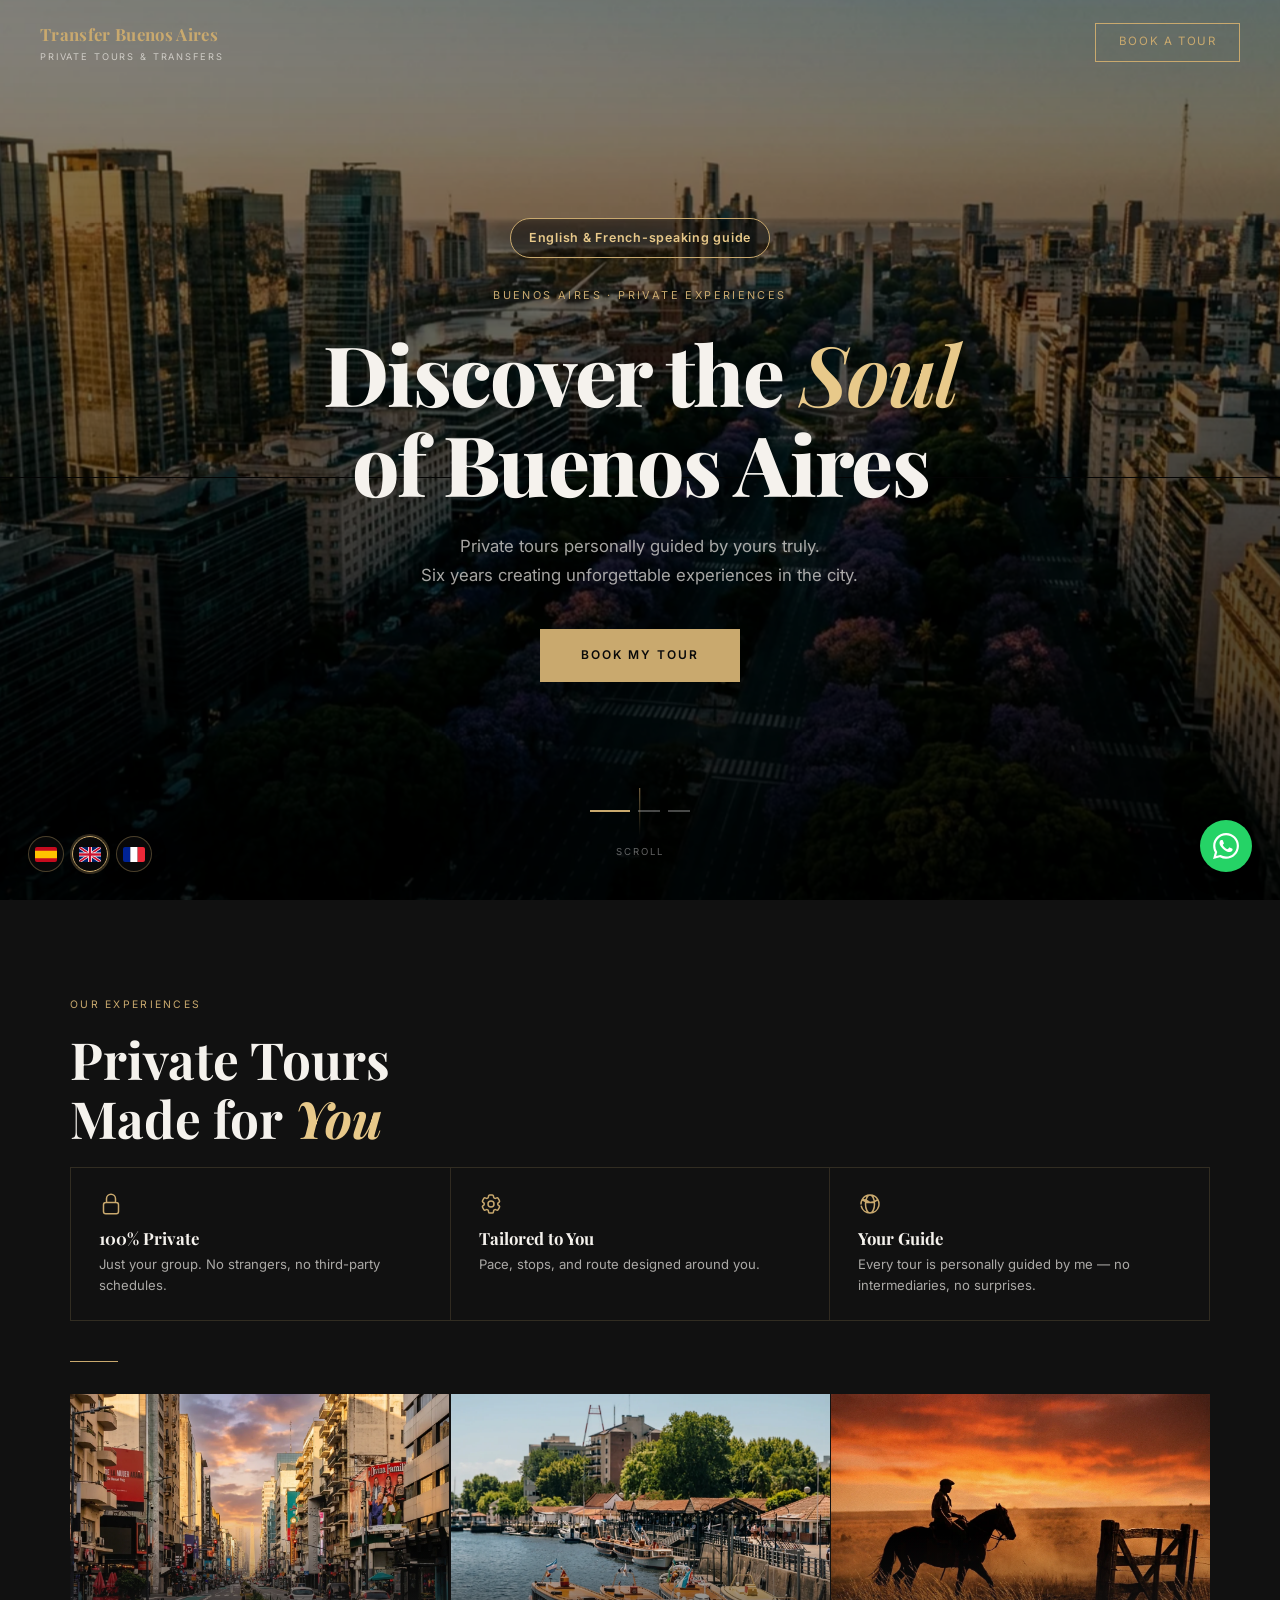
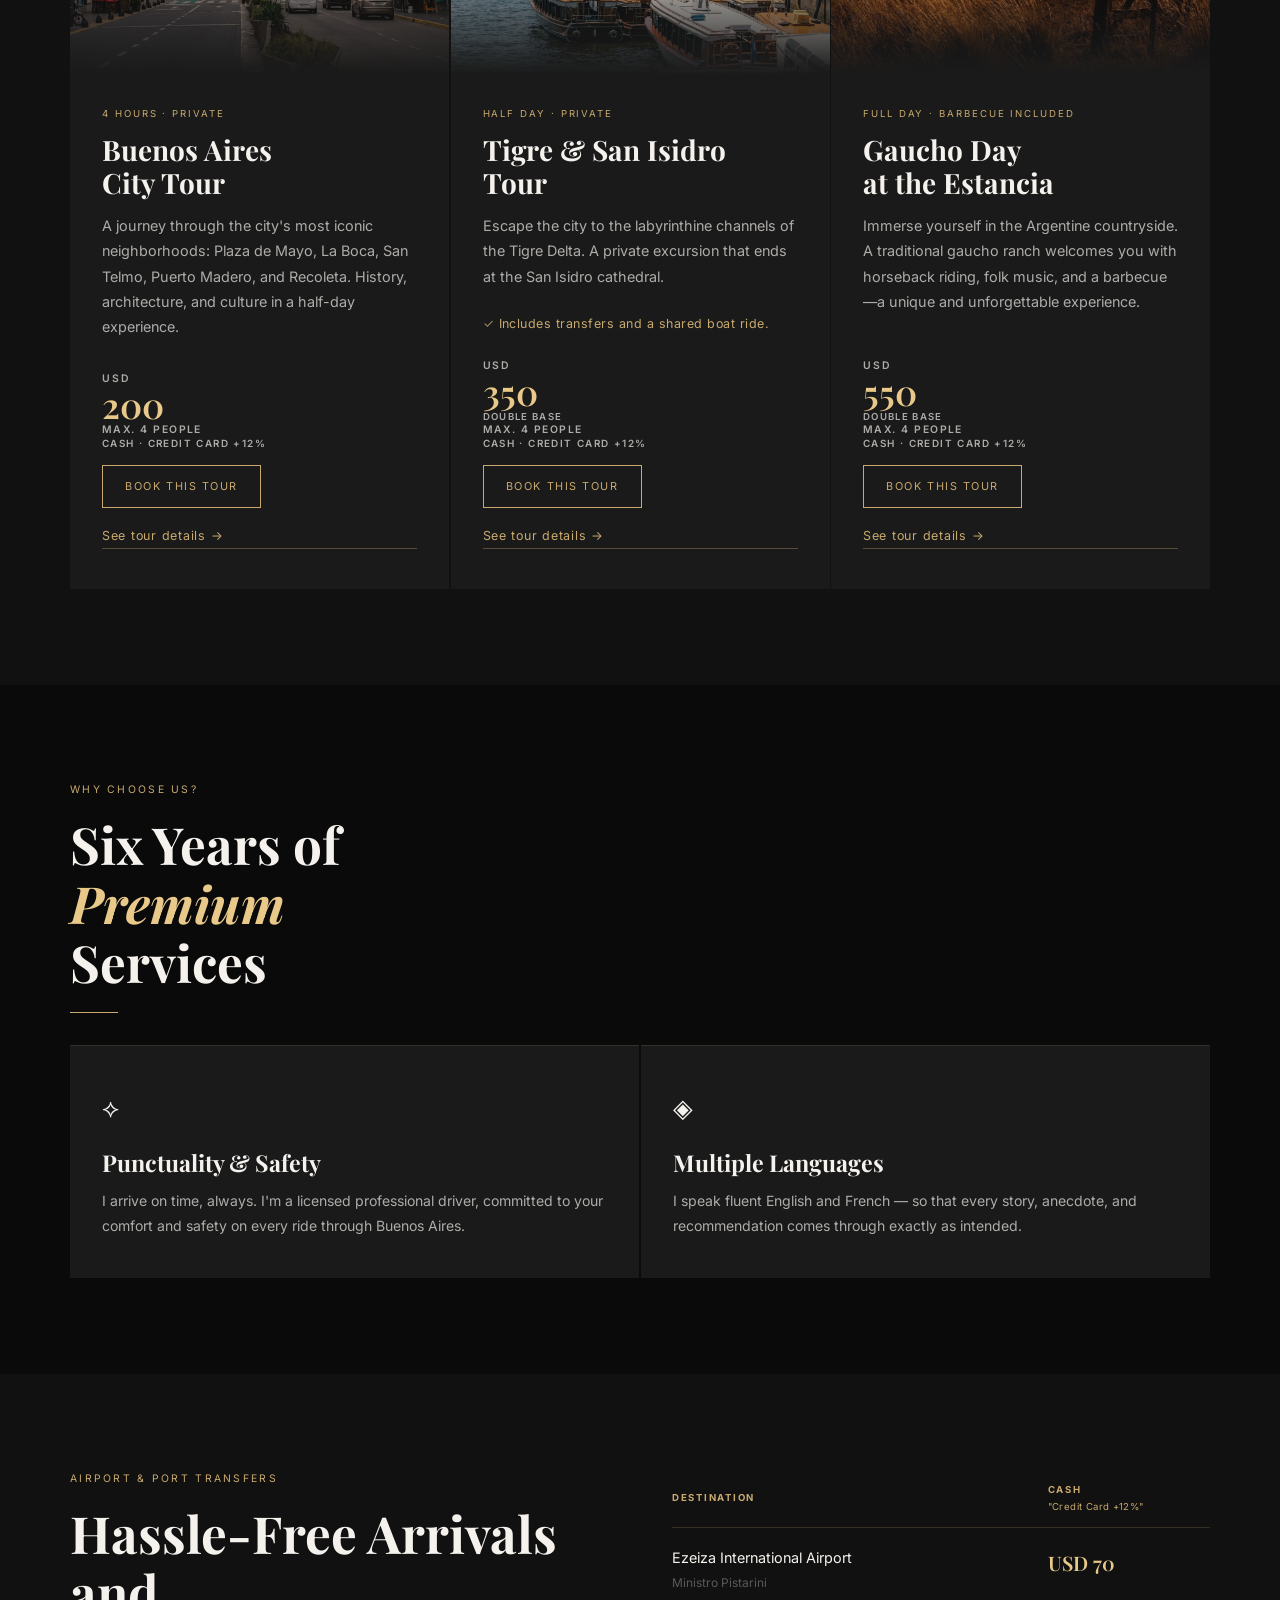
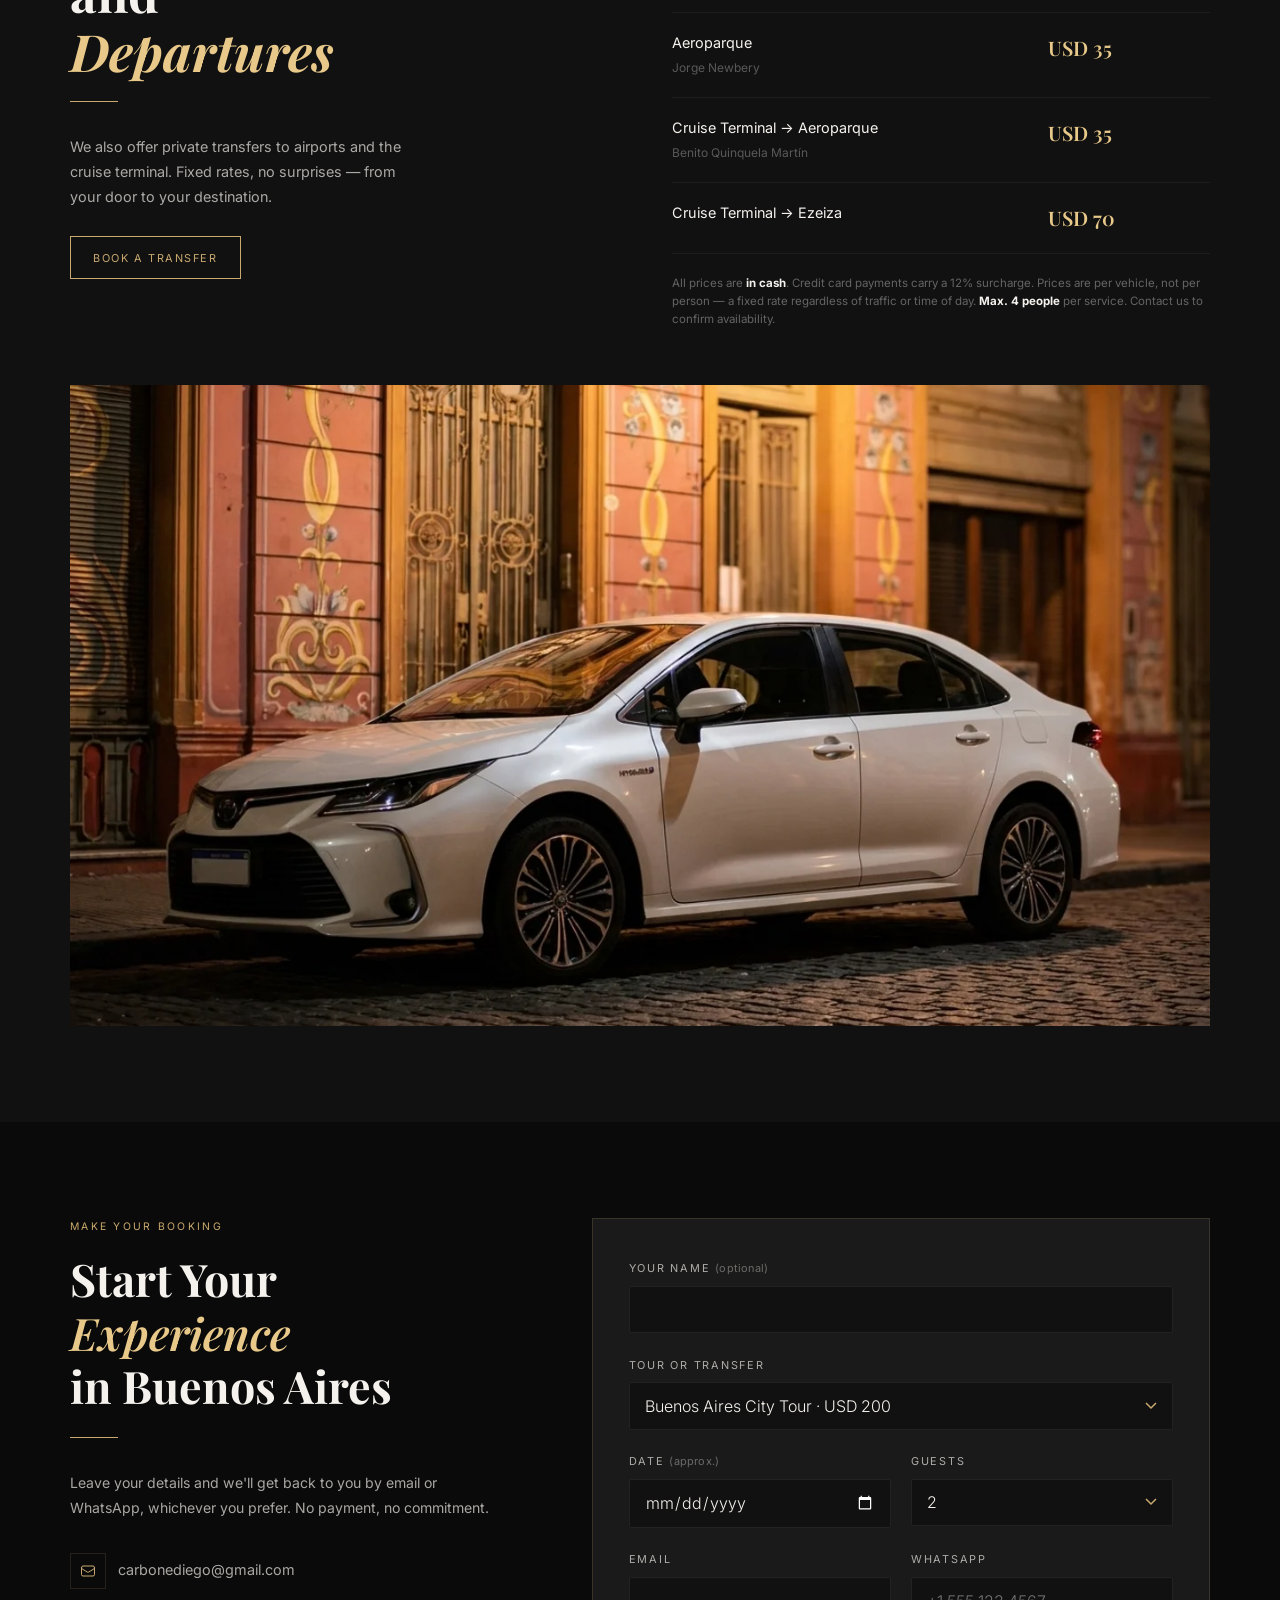
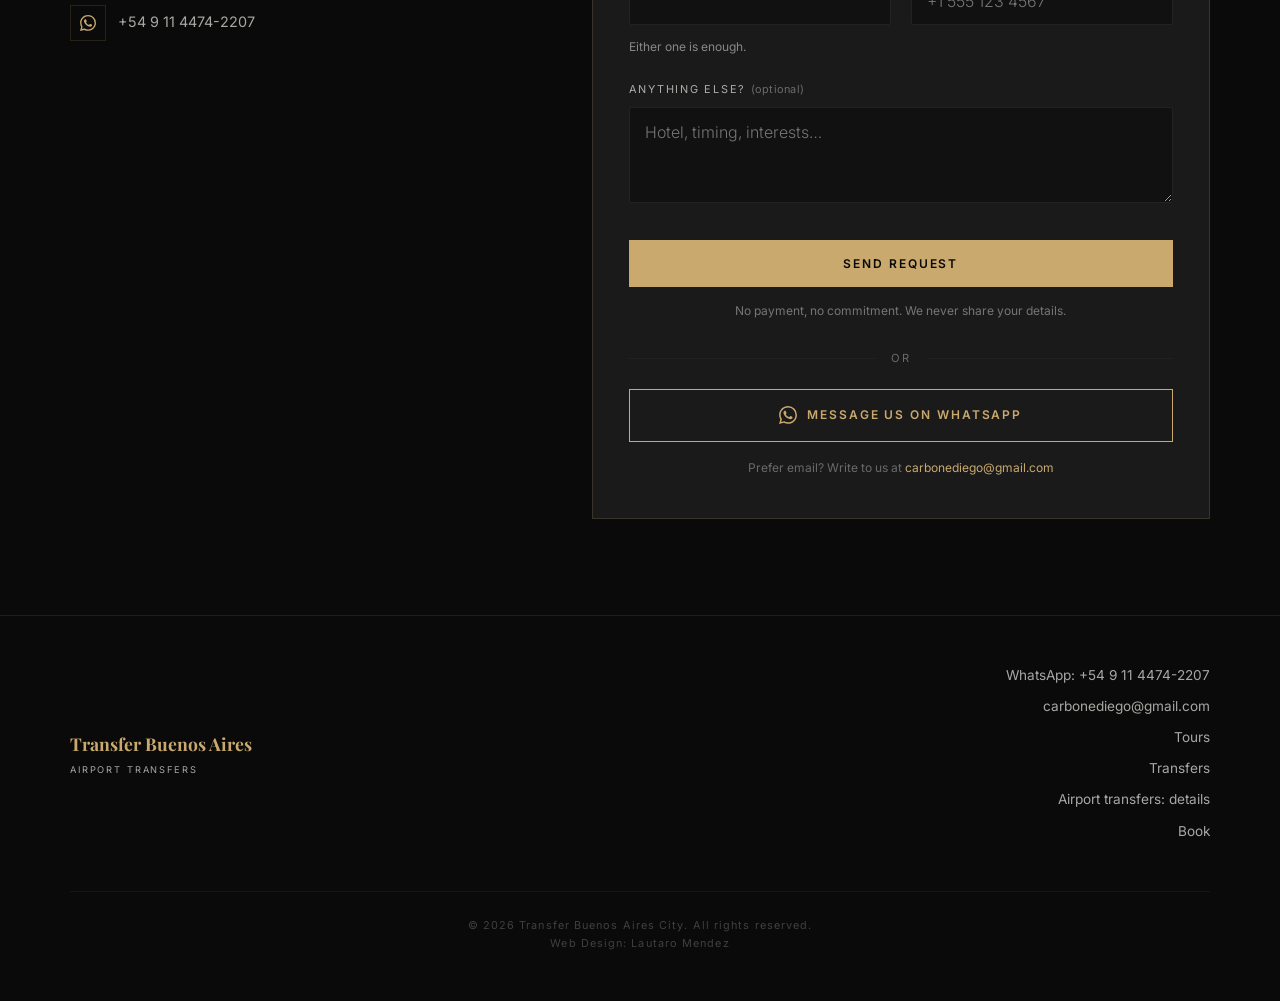
<file: index.html>
<!DOCTYPE html>
<html lang="es" translate="no">
<head>
  <!-- Google tag (gtag.js) -->
  <script async src="https://www.googletagmanager.com/gtag/js?id=AW-18299581753"></script>
  <script>
    window.dataLayer = window.dataLayer || [];
    function gtag(){dataLayer.push(arguments);}
    gtag('js', new Date());

    gtag('config', 'AW-18299581753');
  </script>
  <!-- Microsoft Clarity: grabaciones y mapas de calor (ver qué pasa antes del clic a WhatsApp) -->
  <script type="text/javascript">
    (function(c,l,a,r,i,t,y){
        c[a]=c[a]||function(){(c[a].q=c[a].q||[]).push(arguments)};
        t=l.createElement(r);t.async=1;t.src="https://www.clarity.ms/tag/"+i;
        y=l.getElementsByTagName(r)[0];y.parentNode.insertBefore(t,y);
    })(window, document, "clarity", "script", "z2kd7cgrm0");
  </script>
  <meta charset="UTF-8" />
  <meta name="viewport" content="width=device-width, initial-scale=1.0" />
  <meta name="google" content="notranslate" />
  <meta name="google-site-verification" content="JVWeh1ZVbFo1T9bp5pEC56VriIqinFhhCQNG-xtOLLc" />
  <title data-es="Transfer Buenos Aires City | Tours Privados y Traslados" data-en="Transfer Buenos Aires City | Private Tours &amp; Transfers" data-fr="Transfer Buenos Aires City | Visites Privées et Transferts">Transfer Buenos Aires City | Tours Privados y Traslados</title>
  <meta name="description" data-es="Tours privados en Buenos Aires con equipo bilingüe profesional. City Tour, Delta del Tigre, Día Gaucho. Vehículos híbridos autorizados. Reservá tu experiencia hoy." data-en="Private tours in Buenos Aires with a professional bilingual guide. City Tour, Tigre Delta, Gaucho Day. Licensed hybrid vehicles. Book your experience today." data-fr="Visites privées à Buenos Aires avec un guide professionnel bilingue. City Tour, Delta du Tigre, Gaucho Day. Véhicules hybrides agréés. Réservez votre expérience dès aujourd'hui." content="Tours privados en Buenos Aires con equipo bilingüe profesional. City Tour, Delta del Tigre, Día Gaucho. Vehículos híbridos autorizados. Reservá tu experiencia hoy." />
  <link rel="canonical" href="https://www.transferbuenosaires.com/" />
  <link rel="alternate" hreflang="en" href="https://www.transferbuenosaires.com/en" />
  <link rel="alternate" hreflang="es" href="https://www.transferbuenosaires.com/es" />
  <link rel="alternate" hreflang="fr" href="https://www.transferbuenosaires.com/fr" />
  <link rel="alternate" hreflang="x-default" href="https://www.transferbuenosaires.com/" />
  <meta property="og:title" content="Transfer Buenos Aires City | Private Tours &amp; Transfers" />
  <meta property="og:description" content="Private tours in Buenos Aires with a professional bilingual guide. City Tour, Tigre Delta, Gaucho Day. Book your experience today." />
  <meta property="og:type" content="website" />
  <meta property="og:url" content="https://www.transferbuenosaires.com/" />
  <meta property="og:image" content="https://www.transferbuenosaires.com/img/hero.webp" />
  <meta name="twitter:card" content="summary_large_image" />
  <meta name="twitter:title" content="Transfer Buenos Aires City | Private Tours &amp; Transfers" />
  <meta name="twitter:description" content="Private tours in Buenos Aires with a professional bilingual guide. City Tour, Tigre Delta, Gaucho Day. Book your experience today." />
  <meta name="twitter:image" content="https://www.transferbuenosaires.com/img/hero.webp" />
  <link rel="icon" type="image/svg+xml" href="data:image/svg+xml,<svg xmlns='http://www.w3.org/2000/svg' viewBox='0 0 32 32'><rect width='32' height='32' rx='4' fill='%230a0a0a'/><text x='16' y='22' font-family='Georgia,serif' font-size='20' font-weight='bold' fill='%23c9a96e' text-anchor='middle'>T</text></svg>" />
  <link rel="preconnect" href="https://fonts.googleapis.com" />
  <link rel="preconnect" href="https://fonts.gstatic.com" crossorigin />
  <link href="https://fonts.googleapis.com/css2?family=Playfair+Display:ital,wght@0,400;0,600;0,700;0,800;1,400;1,600&family=Inter:wght@300;400;500;600&display=swap" rel="stylesheet" />
  <script type="application/ld+json">
  {
    "@context": "https://schema.org",
    "@type": "LocalBusiness",
    "name": "Transfer Buenos Aires City",
    "image": "https://www.transferbuenosaires.com/img/hero.webp",
    "url": "https://www.transferbuenosaires.com/",
    "telephone": "+5491144742207",
    "email": "carbonediego@gmail.com",
    "priceRange": "$$",
    "areaServed": "Buenos Aires, Argentina",
    "makesOffer": [
      { "@type": "Offer", "name": "City Tour Buenos Aires", "price": "200", "priceCurrency": "USD" },
      { "@type": "Offer", "name": "Tigre & San Isidro Tour", "price": "350", "priceCurrency": "USD" },
      { "@type": "Offer", "name": "Gaucho Day at the Estancia", "price": "550", "priceCurrency": "USD" },
      { "@type": "Offer", "name": "Ezeiza Airport Transfer", "price": "70", "priceCurrency": "USD" },
      { "@type": "Offer", "name": "Aeroparque Transfer", "price": "35", "priceCurrency": "USD" }
    ]
  }
  </script>

  <style>
    *, *::before, *::after {
      box-sizing: border-box;
      margin: 0;
      padding: 0;
    }

    :root {
      --black: #0a0a0a;
      --dark: #111111;
      --dark-2: #1a1a1a;
      --dark-3: #222222;
      --gold: #c9a96e;
      --gold-light: #e8c98a;
      --gold-dim: rgba(201, 169, 110, 0.15);
      --white: #f5f2ed;
      --white-dim: rgba(245, 242, 237, 0.68);
      --serif: 'Playfair Display', Georgia, serif;
      --sans: 'Inter', system-ui, sans-serif;
    }

    html { scroll-behavior: smooth; }

    body {
      background: var(--black);
      color: var(--white);
      font-family: var(--sans);
      font-weight: 400;
      line-height: 1.7;
      overflow-x: hidden;
    }

    /* ─── NAV ─── */
    nav {
      position: fixed;
      top: 0; left: 0; right: 0;
      z-index: 100;
      padding: 1.25rem 2.5rem;
      display: flex;
      justify-content: space-between;
      align-items: center;
      transition: background 0.4s ease;
    }
    nav.scrolled {
      background: rgba(10,10,10,0.96);
      backdrop-filter: blur(12px);
      border-bottom: 1px solid rgba(201,169,110,0.14);
    }
    .nav-logo {
      font-family: var(--serif);
      font-size: 1.05rem;
      font-weight: 700;
      letter-spacing: 0.02em;
      color: var(--gold);
      text-decoration: none;
    }
    .nav-logo span {
      display: block;
      font-size: 0.58rem;
      letter-spacing: 0.2em;
      text-transform: uppercase;
      color: var(--white-dim);
      font-family: var(--sans);
      font-weight: 400;
    }
    .nav-cta {
      display: inline-block;
      padding: 0.55rem 1.4rem;
      border: 1px solid var(--gold);
      color: var(--gold);
      font-family: var(--sans);
      font-size: 0.72rem;
      letter-spacing: 0.14em;
      text-transform: uppercase;
      text-decoration: none;
      transition: background 0.3s, color 0.3s;
    }
    .nav-cta:hover {
      background: var(--gold);
      color: var(--black);
    }

    /* ─── HERO ─── */
    .hero {
      position: relative;
      height: 100vh;
      min-height: 680px;
      display: flex;
      align-items: center;
      justify-content: center;
      text-align: center;
      overflow: hidden;
    }

    /* Slideshow */
    .hero-slides {
      position: absolute;
      inset: 0;
    }
    .hero-slide {
      position: absolute;
      inset: 0;
      background-size: cover;
      background-position: center;
      opacity: 0;
      transition: opacity 1.4s ease;
      will-change: opacity, transform;
    }
    .hero-slide.active {
      opacity: 1;
      animation: kenBurns 9s ease-out forwards;
    }
    .hero-slide.leaving {
      opacity: 0;
    }
    @keyframes kenBurns {
      from { transform: scale(1); }
      to   { transform: scale(1.07); }
    }

    /* Slide dots */
    .hero-dots {
      position: absolute;
      bottom: 5.5rem;
      left: 50%;
      transform: translateX(-50%);
      z-index: 3;
      display: flex;
      gap: 0.5rem;
      align-items: center;
    }
    .hero-dot {
      height: 2px;
      width: 22px;
      background: rgba(255,255,255,0.28);
      cursor: pointer;
      transition: background 0.4s, width 0.4s;
      border: none;
      padding: 0;
    }
    .hero-dot.active {
      background: var(--gold);
      width: 40px;
    }

    .hero-overlay {
      position: absolute;
      inset: 0;
      background: linear-gradient(
        to bottom,
        rgba(0,0,0,0.45) 0%,
        rgba(0,0,0,0.58) 55%,
        rgba(0,0,0,0.82) 100%
      );
      z-index: 1;
    }
    .hero-content {
      position: relative;
      z-index: 2;
      max-width: 820px;
      padding: 0 2rem;
    }

    /* Hero text entrance animations */
    @keyframes heroSlideUp {
      from { opacity: 0; transform: translateY(28px); }
      to   { opacity: 1; transform: translateY(0); }
    }
    @keyframes heroReveal {
      from { opacity: 0; transform: translateY(52px) skewY(2.5deg); }
      to   { opacity: 1; transform: translateY(0) skewY(0); }
    }
    @keyframes heroFadeIn {
      from { opacity: 0; transform: translateY(14px); }
      to   { opacity: 1; transform: translateY(0); }
    }

    .hero-langs {
      display: table;
      margin: 0 auto 1.4rem;
      padding: 0.5rem 1.1rem;
      border: 1px solid var(--gold);
      border-radius: 999px;
      background: rgba(0,0,0,0.35);
      font-family: var(--sans);
      font-size: 0.78rem;
      font-weight: 600;
      letter-spacing: 0.06em;
      color: var(--gold-light);
      animation: heroSlideUp 0.9s cubic-bezier(0.16, 1, 0.3, 1) 0.15s both;
    }
    .hero-eyebrow {
      display: inline-block;
      font-family: var(--sans);
      font-size: 0.68rem;
      letter-spacing: 0.22em;
      text-transform: uppercase;
      color: var(--gold);
      margin-bottom: 1.5rem;
      animation: heroSlideUp 0.9s cubic-bezier(0.16, 1, 0.3, 1) 0.3s both;
    }
    .hero-title {
      font-family: var(--serif);
      font-size: clamp(2.8rem, 7vw, 5.2rem);
      font-weight: 800;
      line-height: 1.08;
      letter-spacing: -0.02em;
      color: var(--white);
      margin-bottom: 1.5rem;
      animation: heroReveal 1.1s cubic-bezier(0.16, 1, 0.3, 1) 0.6s both;
    }
    .hero-title em {
      font-style: italic;
      color: var(--gold-light);
      font-weight: 600;
    }
    .hero-sub {
      font-size: 1.05rem;
      color: var(--white-dim);
      max-width: 520px;
      margin: 0 auto 2.5rem;
      font-weight: 400;
      animation: heroFadeIn 0.9s cubic-bezier(0.16, 1, 0.3, 1) 1.05s both;
    }
    .btn-primary {
      display: inline-block;
      padding: 1rem 2.6rem;
      background: var(--gold);
      color: var(--black);
      font-family: var(--sans);
      font-size: 0.75rem;
      font-weight: 600;
      letter-spacing: 0.16em;
      text-transform: uppercase;
      text-decoration: none;
      transition: background 0.3s, transform 0.2s;
      animation: heroFadeIn 0.9s cubic-bezier(0.16, 1, 0.3, 1) 1.4s both;
    }
    .btn-primary:hover {
      background: var(--gold-light);
      transform: translateY(-2px);
    }
    .hero-scroll {
      position: absolute;
      bottom: 2.5rem;
      left: 50%;
      transform: translateX(-50%);
      z-index: 3;
      display: flex;
      flex-direction: column;
      align-items: center;
      gap: 0.5rem;
    }
    .hero-scroll span {
      font-size: 0.6rem;
      letter-spacing: 0.2em;
      text-transform: uppercase;
      color: rgba(255,255,255,0.38);
    }
    .scroll-line {
      width: 1px;
      height: 48px;
      background: linear-gradient(to bottom, rgba(201,169,110,0.7), transparent);
      animation: scrollPulse 2s ease-in-out infinite;
    }
    @keyframes scrollPulse {
      0%, 100% { opacity: 0.4; transform: scaleY(1); }
      50% { opacity: 1; transform: scaleY(1.1); }
    }

    /* ─── SECTIONS ─── */
    section {
      padding: 6rem 2rem;
    }
    .section-inner {
      max-width: 1140px;
      margin: 0 auto;
    }
    .section-eyebrow {
      display: block;
      font-family: var(--sans);
      font-size: 0.65rem;
      letter-spacing: 0.22em;
      text-transform: uppercase;
      color: var(--gold);
      margin-bottom: 1rem;
    }
    .section-title {
      font-family: var(--serif);
      font-size: clamp(2.1rem, 4vw, 3.3rem);
      font-weight: 700;
      line-height: 1.15;
      color: var(--white);
      margin-bottom: 1.25rem;
    }
    .section-lead {
      font-size: 1rem;
      color: var(--white-dim);
      max-width: 560px;
      margin-bottom: 3.5rem;
    }
    .gold-rule {
      width: 48px;
      height: 1px;
      background: var(--gold);
      margin-bottom: 2rem;
    }

    /* ─── TOUR PILLARS ─── */
    .tour-pillars {
      display: flex;
      gap: 0;
      margin-bottom: 2.5rem;
      border: 1px solid rgba(201,169,110,0.18);
    }
    .tour-pillar {
      flex: 1;
      display: flex;
      flex-direction: column;
      gap: 0.35rem;
      padding: 1.5rem 1.75rem;
      border-right: 1px solid rgba(201,169,110,0.18);
      background: transparent;
      transition: background 0.35s ease, transform 0.35s ease, border-color 0.35s ease;
      cursor: default;
    }
    .tour-pillar:last-child { border-right: none; }
    .tour-pillar:hover {
      background: rgba(201,169,110,0.07);
      transform: translateY(-5px);
    }
    .tour-pillars:has(.tour-pillar:hover) .tour-pillar:not(:hover) {
      opacity: 0.65;
    }
    .pillar-icon {
      color: var(--gold);
      margin-bottom: 0.4rem;
      display: block;
      transition: color 0.35s ease;
    }
    .pillar-icon svg {
      display: block;
    }
    .tour-pillar:hover .pillar-icon {
      color: var(--gold-light);
    }
    .pillar-label {
      font-family: var(--serif);
      font-size: 1.05rem;
      font-weight: 700;
      color: var(--white);
      line-height: 1.2;
    }
    .pillar-text {
      font-size: 0.82rem;
      color: var(--white-dim);
      line-height: 1.6;
    }
    @media (max-width: 640px) {
      .tour-pillars { flex-direction: column; }
      .tour-pillar {
        border-right: none;
        border-bottom: 1px solid rgba(201,169,110,0.18);
      }
      .tour-pillar:last-child { border-bottom: none; }
      .tour-pillar:hover { transform: translateY(-3px); }
    }

    /* ─── TOURS ─── */
    #tours { background: var(--dark); }
    .tours-grid {
      display: grid;
      grid-template-columns: repeat(auto-fit, minmax(300px, 1fr));
      gap: 1.5px;
    }
    .tour-card {
      background: var(--dark-2);
      overflow: hidden;
      display: flex;
      flex-direction: column;
      transition: transform 0.4s ease;
    }
    .tour-card:hover { transform: translateY(-6px); }
    .tour-img {
      height: 280px;
      display: flex;
      align-items: center;
      justify-content: center;
      font-size: 0.65rem;
      letter-spacing: 0.18em;
      text-transform: uppercase;
      color: rgba(255,255,255,0.2);
      font-family: var(--sans);
      position: relative;
      overflow: hidden;
    }
    .tour-img::after {
      content: '';
      position: absolute;
      inset: 0;
      background: linear-gradient(to top, var(--dark-2) 0%, transparent 50%);
    }
    .img-city   { background-image: url('img/serv1.webp'); background-size: cover; background-position: center; }
    .img-tigre  { background-image: url('img/serv2.webp'); background-size: cover; background-position: center; }
    .img-gaucho { background-image: url('img/serv3.webp'); background-size: cover; background-position: center; }
    .tour-img { transition: transform 0.7s ease; }
    .tour-card:hover .tour-img { transform: scale(1.04); }

    .tour-body {
      padding: 2rem 2rem 2.5rem;
      flex: 1;
      display: flex;
      flex-direction: column;
    }
    .tour-badge {
      font-size: 0.6rem;
      letter-spacing: 0.2em;
      text-transform: uppercase;
      color: var(--gold);
      margin-bottom: 0.75rem;
    }
    .tour-name {
      font-family: var(--serif);
      font-size: 1.75rem;
      font-weight: 700;
      line-height: 1.15;
      color: var(--white);
      margin-bottom: 0.9rem;
    }
    .tour-desc {
      font-size: 0.9rem;
      color: var(--white-dim);
      line-height: 1.75;
      flex: 1;
      margin-bottom: 1.5rem;
    }
    .tour-includes {
      font-size: 0.78rem;
      color: var(--gold);
      letter-spacing: 0.04em;
      margin-bottom: 1.5rem;
    }
    .tour-includes::before {
      content: '✓ ';
      opacity: 0.8;
    }
    .tour-footer {
      display: flex;
      align-items: flex-end;
      justify-content: space-between;
      gap: 1rem;
      flex-wrap: wrap;
      margin-top: auto;
    }
    .tour-price {
      font-family: var(--serif);
      font-size: 2.2rem;
      font-weight: 600;
      color: var(--gold-light);
      line-height: 1;
    }
    .tour-price sup {
      font-size: 1rem;
      vertical-align: top;
      margin-top: 0.4rem;
      display: inline-block;
    }
    .tour-price small {
      display: block;
      font-family: var(--sans);
      font-size: 0.6rem;
      letter-spacing: 0.14em;
      text-transform: uppercase;
      color: var(--white-dim);
      margin-top: 0.2rem;
    }
    .btn-tour {
      display: inline-block;
      padding: 0.7rem 1.4rem;
      border: 1px solid var(--gold);
      color: var(--gold);
      font-family: var(--sans);
      font-size: 0.68rem;
      letter-spacing: 0.14em;
      text-transform: uppercase;
      text-decoration: none;
      transition: all 0.3s;
      white-space: nowrap;
    }
    .btn-tour:hover {
      background: var(--gold);
      color: var(--black);
    }

    .tour-more {
      display: inline-block;
      margin-top: 1.1rem;
      font-size: 0.78rem;
      letter-spacing: 0.06em;
      color: var(--gold);
      text-decoration: none;
      border-bottom: 1px solid rgba(201,169,110,0.35);
      padding-bottom: 2px;
      transition: color 0.2s, border-color 0.2s;
    }
    .tour-more:hover { color: var(--gold-light); border-color: var(--gold-light); }

    /* ─── WHY US ─── */
    #why {
      background: var(--black);
      position: relative;
    }
    /* Acá había una textura de fondo (img/bg-why.webp) que nunca existió: daba 404.
       Se saca el ::before en vez de subir la imagen; a opacity 0.07 sobre negro no se veía. */
    #why .section-inner { position: relative; z-index: 1; }
    .why-grid {
      display: grid;
      grid-template-columns: repeat(auto-fit, minmax(260px, 1fr));
      gap: 2px;
    }
    .why-card {
      background: var(--dark-2);
      padding: 2.5rem 2rem;
      border-top: 1px solid var(--gold-dim);
      transition: border-color 0.3s;
    }
    .why-card:hover { border-top-color: var(--gold); }
    .why-icon {
      font-size: 1.6rem;
      margin-bottom: 1.25rem;
      display: block;
    }
    .why-title {
      font-family: var(--serif);
      font-size: 1.45rem;
      font-weight: 700;
      color: var(--white);
      margin-bottom: 0.75rem;
      line-height: 1.2;
    }
    .why-text {
      font-size: 0.88rem;
      color: var(--white-dim);
      line-height: 1.75;
    }

    /* ─── TRANSFERS ─── */
    #transfers { background: var(--dark); }
    .transfers-wrap {
      display: grid;
      grid-template-columns: 1fr 1fr;
      gap: 4rem;
      align-items: start;
    }
    @media (max-width: 768px) {
      .transfers-wrap { grid-template-columns: 1fr; gap: 2.5rem; }
    }
    .transfer-table {
      width: 100%;
      border-collapse: collapse;
    }
    .transfer-table th {
      font-family: var(--sans);
      font-size: 0.6rem;
      letter-spacing: 0.18em;
      text-transform: uppercase;
      color: var(--gold);
      text-align: left;
      padding: 0.75rem 0;
      border-bottom: 1px solid rgba(201,169,110,0.2);
    }
    .transfer-table td {
      padding: 1.1rem 0;
      font-size: 0.88rem;
      color: var(--white-dim);
      border-bottom: 1px solid rgba(255,255,255,0.05);
      vertical-align: top;
    }
    .transfer-table td:first-child {
      color: var(--white);
      font-size: 0.9rem;
      padding-right: 1rem;
    }
    .transfer-table td.price-cell {
      font-family: var(--serif);
      font-size: 1.25rem;
      font-weight: 600;
      color: var(--gold-light);
      white-space: nowrap;
    }
    .transfer-note {
      font-size: 0.72rem;
      color: rgba(255,255,255,0.35);
      margin-top: 1.25rem;
      line-height: 1.6;
    }

    /* ─── FORM ─── */
    #bookingForm { scroll-margin-top: 96px; } /* que la nav fija no tape el primer campo */
    #booking {
      background: var(--black);
      position: relative;
    }
    /* Ídem #why: img/bg-booking.webp tampoco existe. */
    #booking .section-inner { position: relative; z-index: 1; }
    .form-wrap {
      display: grid;
      grid-template-columns: 1fr 1.4fr;
      gap: 5rem;
      align-items: start;
    }
    @media (max-width: 900px) {
      .form-wrap { grid-template-columns: 1fr; gap: 3rem; }
    }
    .form-aside-title {
      font-family: var(--serif);
      font-size: clamp(2rem, 3.5vw, 2.9rem);
      font-weight: 700;
      line-height: 1.2;
      color: var(--white);
      margin-bottom: 1.5rem;
    }
    .form-aside-title em {
      font-style: italic;
      color: var(--gold-light);
      font-weight: 600;
    }
    .form-contact-item {
      display: flex;
      align-items: center;
      gap: 0.75rem;
      margin-bottom: 1rem;
    }
    .form-contact-item a {
      color: var(--white-dim);
      text-decoration: none;
      font-size: 0.9rem;
      transition: color 0.2s;
    }
    .form-contact-item a:hover { color: var(--gold); }
    .contact-icon {
      width: 36px;
      height: 36px;
      border: 1px solid var(--gold-dim);
      display: flex;
      align-items: center;
      justify-content: center;
      flex-shrink: 0;
      font-size: 0.9rem;
    }
    .booking-form {
      background: var(--dark-2);
      border: 1px solid rgba(201,169,110,0.18);
      padding: 2.5rem 2.25rem;
    }
    @media (max-width: 600px) {
      .booking-form { padding: 2rem 1.25rem; }
    }
    .bf-row { display: grid; grid-template-columns: 1fr 1fr; gap: 0 1.25rem; }
    @media (max-width: 600px) {
      .bf-row { grid-template-columns: 1fr; }
    }
    .bf-field { margin-bottom: 1.4rem; }
    .bf-field label {
      display: block;
      font-size: 0.68rem;
      letter-spacing: 0.16em;
      text-transform: uppercase;
      color: var(--white-dim);
      margin-bottom: 0.5rem;
    }
    .bf-field label .opt {
      text-transform: none;
      letter-spacing: 0.02em;
      opacity: 0.55;
    }
    .booking-form input, .booking-form select, .booking-form textarea {
      width: 100%;
      background: var(--dark);
      border: 1px solid var(--dark-3);
      border-radius: 2px;
      color: var(--white);
      font-family: var(--sans);
      font-size: 16px; /* 16px: en iPhone, menos que eso hace zoom al enfocar */
      font-weight: 300;
      padding: 0.8rem 0.95rem;
      transition: border-color 0.25s, background 0.25s;
      color-scheme: dark;
    }
    .booking-form input:focus, .booking-form select:focus, .booking-form textarea:focus {
      outline: none;
      border-color: var(--gold);
      background: var(--black);
    }
    .booking-form textarea { min-height: 96px; resize: vertical; line-height: 1.6; }
    .booking-form select {
      appearance: none;
      background-image: url("data:image/svg+xml,%3Csvg xmlns='http://www.w3.org/2000/svg' viewBox='0 0 12 8'%3E%3Cpath d='M1 1l5 5 5-5' stroke='%23c9a96e' stroke-width='1.5' fill='none'/%3E%3C/svg%3E");
      background-repeat: no-repeat;
      background-position: right 0.95rem center;
      background-size: 12px;
      padding-right: 2.4rem;
      cursor: pointer;
    }
    .booking-form select option { background: var(--dark); color: var(--white); }
    .bf-hint {
      font-size: 0.75rem;
      color: var(--white-dim);
      opacity: 0.75;
      margin: -0.6rem 0 1.4rem;
    }
    .bf-error {
      display: none;
      color: #e5836f;
      font-size: 0.78rem;
      margin-top: 0.4rem;
    }
    .bf-error.show { display: block; }
    .bf-invalid input, .bf-invalid select { border-color: #a35340; }
    .bf-submit {
      width: 100%;
      border: none;
      cursor: pointer;
      animation: none;
      margin-top: 0.4rem;
    }
    .bf-submit:disabled { opacity: 0.6; cursor: wait; transform: none; }
    .bf-note {
      font-size: 0.75rem;
      color: rgba(255,255,255,0.4);
      text-align: center;
      margin-top: 0.9rem;
      line-height: 1.6;
    }
    .bf-or {
      display: flex;
      align-items: center;
      gap: 1rem;
      margin: 1.8rem 0 1.3rem;
      font-size: 0.7rem;
      letter-spacing: 0.16em;
      text-transform: uppercase;
      color: rgba(255,255,255,0.35);
    }
    .bf-or::before, .bf-or::after { content: ''; flex: 1; height: 1px; background: var(--dark-3); }
    .bf-wa {
      display: flex;
      align-items: center;
      justify-content: center;
      gap: 0.6rem;
      border: 1px solid var(--gold);
      color: var(--gold);
      font-size: 0.75rem;
      font-weight: 600;
      letter-spacing: 0.16em;
      text-transform: uppercase;
      text-decoration: none;
      padding: 0.95rem 1.5rem;
      transition: background 0.3s, color 0.3s;
    }
    .bf-wa svg { width: 18px; height: 18px; flex-shrink: 0; fill: currentColor; }
    .bf-wa:hover { background: var(--gold); color: var(--black); }
    .bf-send-error {
      display: none;
      border-left: 2px solid #e5836f;
      background: rgba(229,131,111,0.08);
      padding: 0.9rem 1rem;
      font-size: 0.85rem;
      color: var(--white-dim);
      margin-top: 1rem;
      line-height: 1.6;
    }
    .bf-send-error.show { display: block; }
    .bf-send-error a { color: var(--gold); }
    .bf-thanks { display: none; text-align: center; padding: 1.5rem 0; }
    .bf-thanks.show { display: block; }
    .bf-thanks-mark {
      width: 56px; height: 56px;
      border: 1.5px solid var(--gold);
      border-radius: 50%;
      display: flex; align-items: center; justify-content: center;
      margin: 0 auto 1.5rem;
    }
    .bf-thanks-mark svg { width: 24px; height: 24px; stroke: var(--gold); stroke-width: 2; fill: none; }
    .bf-thanks h3 {
      font-family: var(--serif);
      font-size: 1.7rem;
      font-weight: 600;
      color: var(--white);
      margin-bottom: 0.9rem;
    }
    .bf-thanks p { color: var(--white-dim); font-size: 0.92rem; line-height: 1.75; max-width: 38ch; margin: 0 auto 1.4rem; }
    .bf-thanks a { color: var(--gold); }
    .booking-cta-note {
      font-size: 0.75rem;
      color: rgba(255,255,255,0.35);
    }
    .booking-cta-note a {
      color: var(--gold);
      text-decoration: none;
    }
    .booking-cta-note a:hover { color: var(--gold-light); }

    /* ─── FOOTER ─── */
    footer {
      background: var(--black);
      border-top: 1px solid rgba(201,169,110,0.12);
      padding: 3rem 2rem;
    }
    .footer-inner {
      max-width: 1140px;
      margin: 0 auto;
      display: flex;
      justify-content: space-between;
      align-items: center;
      flex-wrap: wrap;
      gap: 2rem;
    }
    .footer-logo {
      font-family: var(--serif);
      font-size: 1.1rem;
      font-weight: 700;
      color: var(--gold);
      text-decoration: none;
    }
    .footer-logo span {
      display: block;
      font-family: var(--sans);
      font-size: 0.58rem;
      letter-spacing: 0.2em;
      text-transform: uppercase;
      color: var(--white-dim);
      font-weight: 400;
      margin-top: 0.2rem;
    }
    .footer-links {
      display: flex;
      flex-direction: column;
      gap: 0.5rem;
      align-items: flex-end;
    }
    .footer-links a {
      color: var(--white-dim);
      text-decoration: none;
      font-size: 0.85rem;
      transition: color 0.2s;
    }
    .footer-links a:hover { color: var(--gold); }
    .footer-copy {
      width: 100%;
      text-align: center;
      font-size: 0.68rem;
      color: rgba(255,255,255,0.22);
      letter-spacing: 0.1em;
      padding-top: 1.5rem;
      border-top: 1px solid rgba(255,255,255,0.05);
      margin-top: 1rem;
    }

    /* ─── SCROLL ANIMATIONS ─── */
    .fade-up {
      opacity: 0;
      transform: translateY(32px);
      transition: opacity 0.7s ease, transform 0.7s ease;
    }
    .fade-up.visible {
      opacity: 1;
      transform: translateY(0);
    }
    .fade-up.delay-1 { transition-delay: 0.1s; }
    .fade-up.delay-2 { transition-delay: 0.2s; }
    .fade-up.delay-3 { transition-delay: 0.3s; }

    /* ─── RESPONSIVE ─── */
    @media (max-width: 640px) {
      nav {
        padding: 0.9rem 1.25rem;
        align-items: center;
      }
      .nav-logo {
        font-size: 0.95rem;
      }
      .nav-logo span {
        display: none;
      }
      .nav-cta {
        white-space: nowrap;
        font-size: 0.65rem;
        padding: 0.5rem 1rem;
        letter-spacing: 0.1em;
      }
      section { padding: 4.5rem 1.25rem; }
      .tours-grid { gap: 1px; }
      .footer-inner { flex-direction: column; align-items: flex-start; }
      .footer-links { align-items: flex-start; }
    }

    /* ─── IMAGEN AUTO ─── */
    .transfer-car-img {
      width: 100%;
      aspect-ratio: 16/9;
      object-fit: cover;
      object-position: center;
      display: block;
      margin-top: 3.5rem;
      opacity: 0.88;
      transition: opacity 0.4s;
    }
    .transfer-car-img:hover { opacity: 1; }

    /* ─── SELECTOR DE IDIOMA ─── */
    .lang-switcher {
      position: fixed;
      bottom: 1.75rem;
      left: 1.75rem;
      z-index: 99;
      display: flex;
      gap: 0.5rem;
      align-items: center;
    }
    .lang-btn {
      width: 36px;
      height: 36px;
      border-radius: 50%;
      border: 1.5px solid rgba(201,169,110,0.35);
      background: rgba(10,10,10,0.82);
      backdrop-filter: blur(8px);
      /* el selector va fijo sobre el contenido: la sombra lo despega de las fotos claras */
      box-shadow: 0 3px 14px rgba(0,0,0,0.45);
      cursor: pointer;
      display: flex;
      align-items: center;
      justify-content: center;
      transition: border-color 0.25s, transform 0.2s, background 0.25s;
      padding: 0;
      overflow: hidden;
    }
    .lang-btn:hover {
      border-color: var(--gold);
      transform: scale(1.1);
      background: rgba(10,10,10,0.95);
    }
    .lang-btn.active {
      border-color: var(--gold);
      box-shadow: 0 0 0 2px rgba(201,169,110,0.25);
    }
    .lang-btn svg {
      width: 22px;
      height: 15px;
      border-radius: 2px;
      display: block;
    }

    /* WhatsApp flotante */
    .wa-float {
      position: fixed;
      bottom: 1.75rem;
      right: 1.75rem;
      z-index: 99;
      width: 52px;
      height: 52px;
      background: #25d366;
      border-radius: 50%;
      display: flex;
      align-items: center;
      justify-content: center;
      box-shadow: 0 4px 20px rgba(0,0,0,0.4);
      transition: transform 0.25s, box-shadow 0.25s;
    }
    .wa-float:hover {
      transform: scale(1.1);
      box-shadow: 0 6px 28px rgba(0,0,0,0.5);
    }
    .wa-float svg {
      width: 26px;
      height: 26px;
      fill: #fff;
    }
  </style>
</head>
<body>

<!-- NAV -->
<nav id="nav">
  <a href="#" class="nav-logo">
    Transfer Buenos Aires
    <span data-es="Tours Privados y Traslados" data-en="Private Tours &amp; Transfers" data-fr="Visites et transferts privés">Tours Privados y Traslados</span>
  </a>
  <a href="#bookingForm" data-book="" class="nav-cta" data-es="Reservar un Tour" data-en="Book a Tour" data-fr="Réservez une visite">Reservar un Tour</a>
</nav>

<!-- HERO -->
<section class="hero" id="home">
  <div class="hero-slides">
    <div class="hero-slide active" style="background-image:url('img/hero.webp')"></div>
    <div class="hero-slide"        style="background-image:url('img/hero2.webp')"></div>
    <div class="hero-slide"        style="background-image:url('img/hero3.webp')"></div>
  </div>
  <div class="hero-overlay"></div>
  <div class="hero-content">
    <span class="hero-langs" data-es="Guía en español, inglés y francés" data-en="English &amp; French-speaking guide" data-fr="Votre guide parle français">Guía en español, inglés y francés</span>
    <span class="hero-eyebrow" data-es="Buenos Aires · Experiencias Privadas" data-en="Buenos Aires · Private Experiences" data-fr="Buenos Aires · Expériences Privées">Buenos Aires · Experiencias Privadas</span>
    <h1 class="hero-title" data-es="Descubrí el <em>Alma</em><br>de Buenos Aires" data-en="Discover the <em>Soul</em><br>of Buenos Aires" data-fr="Découvrez l'<em>âme</em><br>de Buenos Aires">
      Descubrí el <em>Alma</em><br>de Buenos Aires
    </h1>
    <p class="hero-sub" data-es="Tours privados conducidos personalmente por su servidor.<br>Seis años creando experiencias inolvidables en la ciudad." data-en="Private tours personally guided by yours truly.<br>Six years creating unforgettable experiences in the city." data-fr="Visites privées guidées personnellement par moi-même.<br>Six ans à créer des expériences inoubliables dans la ville.">Tours privados conducidos personalmente por su servidor.<br>Seis años creando experiencias inolvidables en la ciudad.</p>
    <a href="#bookingForm" data-book="" class="btn-primary" data-es="Reservar mi Tour" data-en="Book My Tour" data-fr="Réservez ma visite">Reservar mi Tour</a>
  </div>
  <div class="hero-dots" id="heroDots">
    <button class="hero-dot active" aria-label="Slide 1"></button>
    <button class="hero-dot"        aria-label="Slide 2"></button>
    <button class="hero-dot"        aria-label="Slide 3"></button>
  </div>
  <div class="hero-scroll">
    <div class="scroll-line"></div>
    <span>Scroll</span>
  </div>
</section>

<!-- TOURS -->
<section id="tours">
  <div class="section-inner">
    <span class="section-eyebrow fade-up" data-es="Nuestras Experiencias" data-en="Our Experiences" data-fr="Nos expériences">Nuestras Experiencias</span>
    <h2 class="section-title fade-up delay-1" data-es="Tours Privados<br>Hechos para <em style='font-style:italic;color:var(--gold-light)'>Vos</em>" data-en="Private Tours<br>Made for <em style='font-style:italic;color:var(--gold-light)'>You</em>" data-fr="Visites privées<br>conçues pour <em style='font-style:italic;color:var(--gold-light)'>vous</em>">Tours Privados<br>Hechos para <em style="font-style:italic;color:var(--gold-light)">Vos</em></h2>
    <div class="tour-pillars fade-up delay-2">

      <div class="tour-pillar">
        <span class="pillar-icon">
          <svg xmlns="http://www.w3.org/2000/svg" width="24" height="24" fill="none" viewBox="0 0 24 24" stroke="currentColor" stroke-width="1.5"><path stroke-linecap="round" stroke-linejoin="round" d="M16.5 10.5V6.75a4.5 4.5 0 10-9 0v3.75m-.75 11.25h10.5a2.25 2.25 0 002.25-2.25v-6.75a2.25 2.25 0 00-2.25-2.25H6.75a2.25 2.25 0 00-2.25 2.25v6.75a2.25 2.25 0 002.25 2.25z"/></svg>
        </span>
        <strong class="pillar-label" data-es="100% Privado" data-en="100% Private" data-fr="100% privé">100% Privado</strong>
        <span class="pillar-text" data-es="Solo tu grupo. Sin extraños, sin horarios de terceros." data-en="Just your group. No strangers, no third-party schedules." data-fr="Seulement votre groupe. Sans inconnus, sans horaires imposés par des tiers.">Solo tu grupo. Sin extraños, sin horarios de terceros.</span>
      </div>

      <div class="tour-pillar">
        <span class="pillar-icon">
          <svg xmlns="http://www.w3.org/2000/svg" width="24" height="24" fill="none" viewBox="0 0 24 24" stroke="currentColor" stroke-width="1.5"><path stroke-linecap="round" stroke-linejoin="round" d="M9.594 3.94c.09-.542.56-.94 1.11-.94h2.593c.55 0 1.02.398 1.11.94l.213 1.281c.063.374.313.686.645.87.074.04.147.083.22.127.325.196.72.257 1.075.124l1.217-.456a1.125 1.125 0 011.37.49l1.296 2.247a1.125 1.125 0 01-.26 1.431l-1.003.827c-.293.241-.438.613-.43.992a7.723 7.723 0 010 .255c-.008.378.137.75.43.991l1.004.827c.424.35.534.955.26 1.43l-1.298 2.247a1.125 1.125 0 01-1.369.491l-1.217-.456c-.355-.133-.75-.072-1.076.124a6.47 6.47 0 01-.22.128c-.331.183-.581.495-.644.869l-.213 1.281c-.09.543-.56.94-1.11.94h-2.594c-.55 0-1.019-.398-1.11-.94l-.213-1.281c-.062-.374-.312-.686-.644-.87a6.52 6.52 0 01-.22-.127c-.325-.196-.72-.257-1.076-.124l-1.217.456a1.125 1.125 0 01-1.369-.49l-1.297-2.247a1.125 1.125 0 01.26-1.431l1.004-.827c.292-.24.437-.613.43-.991a6.932 6.932 0 010-.255c.007-.38-.138-.751-.43-.992l-1.004-.827a1.125 1.125 0 01-.26-1.43l1.297-2.247a1.125 1.125 0 011.37-.491l1.216.456c.356.133.751.072 1.076-.124.072-.044.146-.086.22-.128.332-.183.582-.495.644-.869l.214-1.28z"/><path stroke-linecap="round" stroke-linejoin="round" d="M15 12a3 3 0 11-6 0 3 3 0 016 0z"/></svg>
        </span>
        <strong class="pillar-label" data-es="A tu Medida" data-en="Tailored to You" data-fr="Adapté à vos besoins">A tu Medida</strong>
        <span class="pillar-text" data-es="Ritmo, paradas y recorrido diseñados para vos." data-en="Pace, stops, and route designed around you." data-fr="Rythme, arrêts et itinéraire conçus pour vous.">Ritmo, paradas y recorrido diseñados para vos.</span>
      </div>

      <div class="tour-pillar">
        <span class="pillar-icon">
          <svg xmlns="http://www.w3.org/2000/svg" width="24" height="24" fill="none" viewBox="0 0 24 24" stroke="currentColor" stroke-width="1.5"><path stroke-linecap="round" stroke-linejoin="round" d="M12 21a9.004 9.004 0 008.716-6.747M12 21a9.004 9.004 0 01-8.716-6.747M12 21c2.485 0 4.5-4.03 4.5-9S14.485 3 12 3m0 18c-2.485 0-4.5-4.03-4.5-9S9.515 3 12 3m0 0a8.997 8.997 0 017.843 4.582M12 3a8.997 8.997 0 00-7.843 4.582m15.686 0A11.953 11.953 0 0112 10.5c-2.998 0-5.74-1.1-7.843-2.918m15.686 0A8.959 8.959 0 0121 12c0 .778-.099 1.533-.284 2.253M3 12a8.959 8.959 0 011.157-4.418m0 0A11.953 11.953 0 0112 10.5c2.998 0 5.74-1.1 7.843-2.918"/></svg>
        </span>
        <strong class="pillar-label" data-es="Su Servidor de Guía" data-en="Your Guide" data-fr="Votre guide">Su Servidor de Guía</strong>
        <span class="pillar-text" data-es="Cada tour lo conduzco yo personalmente — sin intermediarios, sin sorpresas." data-en="Every tour is personally guided by me — no intermediaries, no surprises." data-fr="Chaque visite est menée personnellement par moi — sans intermédiaires, sans surprises.">Cada tour lo conduzco yo personalmente — sin intermediarios, sin sorpresas.</span>
      </div>

    </div>
    <div class="gold-rule fade-up delay-3"></div>
    <div class="tours-grid">

      <!-- City Tour -->
      <article class="tour-card fade-up">
        <div class="tour-img img-city"></div>
        <div class="tour-body">
          <span class="tour-badge" data-es="4 Horas · Privado" data-en="4 Hours · Private" data-fr="4 heures · privé">4 Horas · Privado</span>
          <h3 class="tour-name" data-es="City Tour<br>Buenos Aires" data-en="Buenos Aires<br>City Tour" data-fr="Visite de la ville<br>de Buenos Aires">City Tour<br>Buenos Aires</h3>
          <p class="tour-desc" data-es="Recorrido por los barrios más icónicos de la ciudad: Plaza de Mayo, La Boca, San Telmo, Puerto Madero y Recoleta. Historia, arquitectura y cultura en una experiencia de media jornada." data-en="A journey through the city's most iconic neighborhoods: Plaza de Mayo, La Boca, San Telmo, Puerto Madero, and Recoleta. History, architecture, and culture in a half-day experience." data-fr="Un parcours à travers les quartiers les plus emblématiques de la ville : Plaza de Mayo, La Boca, San Telmo, Puerto Madero et Recoleta. Histoire, architecture et culture en une demi-journée.">Recorrido por los barrios más icónicos de la ciudad: Plaza de Mayo, La Boca, San Telmo, Puerto Madero y Recoleta. Historia, arquitectura y cultura en una experiencia de media jornada.</p>
          <div class="tour-footer">
            <div class="tour-price">
              <small style="display:block;font-family:var(--sans);font-size:0.65rem;letter-spacing:0.18em;text-transform:uppercase;color:var(--white-dim);margin-bottom:0.15rem;">USD</small>
              200
              <small style="display:block;font-family:var(--sans);font-size:0.65rem;color:var(--white-dim);margin-top:0.2rem;" data-es="Max. 4 personas" data-en="Max. 4 people" data-fr="Max. 4 personnes">Max. 4 personas</small>
              <small style="display:block;font-family:var(--sans);font-size:0.62rem;color:var(--white-dim);margin-top:0.2rem;" data-es="Efectivo (Cash) · Tarjeta +12%" data-en="Cash · Credit Card +12%" data-fr="Espèces · Carte +12%">Efectivo (Cash) · Tarjeta +12%</small>
            </div>
            <a href="#bookingForm" data-book="city" class="btn-tour" data-es="Reservar este Tour" data-en="Book This Tour" data-fr="Réservez cette visite">Reservar este Tour</a>
          </div>
          <a href="/en/city-tour" data-page="city-tour" class="tour-more" data-es="Ver el detalle del tour →" data-en="See tour details →" data-fr="Voir le détail de la visite →">Ver el detalle del tour →</a>
        </div>
      </article>

      <!-- Tigre -->
      <article class="tour-card fade-up delay-1">
        <div class="tour-img img-tigre"></div>
        <div class="tour-body">
          <span class="tour-badge" data-es="Medio Día · Privado" data-en="Half Day · Private" data-fr="Demi-journée · privé">Medio Día · Privado</span>
          <h3 class="tour-name" data-es="Tour Tigre<br>& San Isidro" data-en="Tigre &amp; San Isidro<br>Tour" data-fr="Circuit Tigre<br>et San Isidro">Tour Tigre<br>& San Isidro</h3>
          <p class="tour-desc" data-es="Escapate de la ciudad hacia los canales laberínticos del Delta del Tigre. Una excursión privada que termina en la catedral de San Isidro." data-en="Escape the city to the labyrinthine channels of the Tigre Delta. A private excursion that ends at the San Isidro cathedral." data-fr="Échappez-vous de la ville vers les canaux labyrinthiques du Delta du Tigre. Une excursion privée qui se termine à la cathédrale de San Isidro.">Escapate de la ciudad hacia los canales laberínticos del Delta del Tigre. Una excursión privada que termina en la catedral de San Isidro.</p>
          <p class="tour-includes" data-es="Incluye transfers y paseo en lancha colectiva." data-en="Includes transfers and a shared boat ride." data-fr="Comprend les transferts et une promenade en bateau collectif.">Incluye transfers y paseo en lancha colectiva.</p>
          <div class="tour-footer">
            <div class="tour-price">
              <small style="display:block;font-family:var(--sans);font-size:0.65rem;letter-spacing:0.18em;text-transform:uppercase;color:var(--white-dim);margin-bottom:0.15rem;">USD</small>
              350
              <small style="display:block;font-family:var(--sans);font-size:0.6rem;letter-spacing:0.14em;text-transform:uppercase;color:var(--white-dim);margin-top:0.2rem;" data-es="Base doble" data-en="Double base" data-fr="Base double">Base doble</small>
              <small style="display:block;font-family:var(--sans);font-size:0.65rem;color:var(--white-dim);margin-top:0.2rem;" data-es="Max. 4 personas" data-en="Max. 4 people" data-fr="Max. 4 personnes">Max. 4 personas</small>
              <small style="display:block;font-family:var(--sans);font-size:0.62rem;color:var(--white-dim);margin-top:0.2rem;" data-es="Efectivo (Cash) · Tarjeta +12%" data-en="Cash · Credit Card +12%" data-fr="Espèces · Carte +12%">Efectivo (Cash) · Tarjeta +12%</small>
            </div>
            <a href="#bookingForm" data-book="tigre" class="btn-tour" data-es="Reservar este Tour" data-en="Book This Tour" data-fr="Réservez cette visite">Reservar este Tour</a>
          </div>
          <a href="/en/tigre" data-page="tigre" class="tour-more" data-es="Ver el detalle del tour →" data-en="See tour details →" data-fr="Voir le détail de la visite →">Ver el detalle del tour →</a>
        </div>
      </article>

      <!-- Gaucho -->
      <article class="tour-card fade-up delay-2">
        <div class="tour-img img-gaucho"></div>
        <div class="tour-body">
          <span class="tour-badge" data-es="Día Completo · Asado Incluido" data-en="Full Day · Barbecue Included" data-fr="Journée complète · barbecue inclus">Día Completo · Asado Incluido</span>
          <h3 class="tour-name" data-es="Gaucho Day<br>en la Estancia" data-en="Gaucho Day<br>at the Estancia" data-fr="Journée des gauchos<br>à l'Estancia">Gaucho Day<br>en la Estancia</h3>
          <p class="tour-desc" data-es="Adentrate en el campo argentino. Una estancia gaucha tradicional te recibe con cabalgatas, música folklórica y un asado a las brasas — una experiencia única e irrepetible." data-en="Immerse yourself in the Argentine countryside. A traditional gaucho ranch welcomes you with horseback riding, folk music, and a barbecue—a unique and unforgettable experience." data-fr="Aventurez-vous dans la campagne argentine. Un ranch gaucho traditionnel vous accueille avec des balades à cheval, de la musique folklorique et un barbecue — une expérience unique et inoubliable.">Adentrate en el campo argentino. Una estancia gaucha tradicional te recibe con cabalgatas, música folklórica y un asado a las brasas — una experiencia única e irrepetible.</p>
          <div class="tour-footer">
            <div class="tour-price">
              <small style="display:block;font-family:var(--sans);font-size:0.65rem;letter-spacing:0.18em;text-transform:uppercase;color:var(--white-dim);margin-bottom:0.15rem;">USD</small>
              550
              <small style="display:block;font-family:var(--sans);font-size:0.6rem;letter-spacing:0.14em;text-transform:uppercase;color:var(--white-dim);margin-top:0.2rem;" data-es="Base doble" data-en="Double base" data-fr="Base double">Base doble</small>
              <small style="display:block;font-family:var(--sans);font-size:0.65rem;color:var(--white-dim);margin-top:0.2rem;" data-es="Max. 4 personas" data-en="Max. 4 people" data-fr="Max. 4 personnes">Max. 4 personas</small>
              <small style="display:block;font-family:var(--sans);font-size:0.62rem;color:var(--white-dim);margin-top:0.2rem;" data-es="Efectivo (Cash) · Tarjeta +12%" data-en="Cash · Credit Card +12%" data-fr="Espèces · Carte +12%">Efectivo (Cash) · Tarjeta +12%</small>
            </div>
            <a href="#bookingForm" data-book="gaucho" class="btn-tour" data-es="Reservar este Tour" data-en="Book This Tour" data-fr="Réservez cette visite">Reservar este Tour</a>
          </div>
          <a href="/en/gaucho-day" data-page="gaucho-day" class="tour-more" data-es="Ver el detalle del tour →" data-en="See tour details →" data-fr="Voir le détail de la visite →">Ver el detalle del tour →</a>
        </div>
      </article>

    </div>
  </div>
</section>

<!-- POR QUÉ ELEGIRNOS -->
<section id="why">
  <div class="section-inner">
    <span class="section-eyebrow fade-up" data-es="Por Qué Elegirnos" data-en="Why Choose Us?" data-fr="Pourquoi nous choisir ?">Por Qué Elegirnos</span>
    <h2 class="section-title fade-up delay-1" data-es="Seis Años de<br>Servicios <em style='font-style:italic;color:var(--gold-light)'>Premium</em>" data-en="Six Years of<br><em style='font-style:italic;color:var(--gold-light)'>Premium</em><br>Services" data-fr="Six ans de<br>services <em style='font-style:italic;color:var(--gold-light)'>premium</em>">Seis Años de<br>Servicios <em style="font-style:italic;color:var(--gold-light)">Premium</em></h2>
    <div class="gold-rule fade-up delay-2"></div>
    <div class="why-grid">

      <div class="why-card fade-up">
        <span class="why-icon">⟡</span>
        <h3 class="why-title" data-es="Puntualidad y Seguridad" data-en="Punctuality &amp; Safety" data-fr="Ponctualité et sécurité">Puntualidad y Seguridad</h3>
        <p class="why-text" data-es="Llego a tiempo, siempre. Soy conductor profesional habilitado, comprometido con tu comodidad y seguridad en cada trayecto por Buenos Aires." data-en="I arrive on time, always. I'm a licensed professional driver, committed to your comfort and safety on every ride through Buenos Aires." data-fr="J'arrive à l'heure, toujours. Je suis un chauffeur professionnel agréé, engagé pour votre confort et votre sécurité à chaque trajet dans Buenos Aires.">Llego a tiempo, siempre. Soy conductor profesional habilitado, comprometido con tu comodidad y seguridad en cada trayecto por Buenos Aires.</p>
      </div>

      <div class="why-card fade-up delay-1">
        <span class="why-icon">◈</span>
        <h3 class="why-title" data-es="Múltiples Idiomas" data-en="Multiple Languages" data-fr="Langues multiples">Múltiples Idiomas</h3>
        <p class="why-text" data-es="Hablo inglés y francés con fluidez — para que cada historia, anécdota y recomendación llegue exactamente como fue pensada." data-en="I speak fluent English and French — so that every story, anecdote, and recommendation comes through exactly as intended." data-fr="Je parle couramment anglais et français — pour que chaque histoire, anecdote et recommandation passe exactement comme prévu.">Hablo inglés y francés con fluidez — para que cada historia, anécdota y recomendación llegue exactamente como fue pensada.</p>
      </div>


    </div>
  </div>
</section>

<!-- TRASLADOS -->
<section id="transfers">
  <div class="section-inner">
    <div class="transfers-wrap">
      <div>
        <span class="section-eyebrow fade-up" data-es="Traslados a Aeropuertos y Puerto" data-en="Airport &amp; Port Transfers" data-fr="Transferts aéroport et port">Traslados a Aeropuertos y Puerto</span>
        <h2 class="section-title fade-up delay-1" data-es="Llegadas y<br>Salidas sin<br><em style='font-style:italic;color:var(--gold-light)'>Complicaciones</em>" data-en="Hassle-Free Arrivals<br>and<br><em style='font-style:italic;color:var(--gold-light)'>Departures</em>" data-fr="Arrivées et <em style='font-style:italic;color:var(--gold-light)'>départs</em><br>sans tracas">Llegadas y<br>Salidas sin<br><em style="font-style:italic;color:var(--gold-light)">Complicaciones</em></h2>
        <div class="gold-rule fade-up delay-2"></div>
        <p class="fade-up delay-2" style="font-size:0.9rem;color:var(--white-dim);line-height:1.75;max-width:340px;" data-es="También realizamos traslados privados a aeropuertos y terminal de cruceros. Tarifas fijas, sin sorpresas — de tu puerta a tu destino." data-en="We also offer private transfers to airports and the cruise terminal. Fixed rates, no surprises — from your door to your destination." data-fr="Nous assurons également des transferts privés vers les aéroports et le terminal de croisières. Tarifs fixes, sans surprises — de votre porte à votre destination.">También realizamos traslados privados a aeropuertos y terminal de cruceros. Tarifas fijas, sin sorpresas — de tu puerta a tu destino.</p>
        <br>
        <a href="#bookingForm" data-book="ezeiza" class="btn-tour fade-up delay-3" data-es="Reservar un Traslado" data-en="Book a Transfer" data-fr="Réservez un transfert">Reservar un Traslado</a>
      </div>
      <div class="fade-up delay-1">
        <table class="transfer-table">
          <thead>
            <tr>
              <th data-es="Destino" data-en="Destination" data-fr="Destination">Destino</th>
              <th data-es="Efectivo (Cash)<br><span style='font-weight:400;text-transform:none;letter-spacing:0.04em;'>&quot;Tarjeta de Crédito +12%&quot;</span>" data-en="Cash<br><span style='font-weight:400;text-transform:none;letter-spacing:0.04em;'>&quot;Credit Card +12%&quot;</span>" data-fr="Espèces<br><span style='font-weight:400;text-transform:none;letter-spacing:0.04em;'>« Carte de crédit +12% »</span>">Efectivo (Cash)<br><span style="font-weight:400;text-transform:none;letter-spacing:0.04em;">"Tarjeta de Crédito +12%"</span></th>
            </tr>
          </thead>
          <tbody>
            <tr>
              <td data-es="Aeropuerto Internacional Ezeiza<br><span style='font-size:0.75rem;color:rgba(255,255,255,0.3)'>Ministro Pistarini</span>" data-en="Ezeiza International Airport<br><span style='font-size:0.75rem;color:rgba(255,255,255,0.3)'>Ministro Pistarini</span>" data-fr="Aéroport international Ezeiza<br><span style='font-size:0.75rem;color:rgba(255,255,255,0.3)'>Ministro Pistarini</span>">Aeropuerto Internacional Ezeiza<br><span style="font-size:0.75rem;color:rgba(255,255,255,0.3)">Ministro Pistarini</span></td>
              <td class="price-cell">USD 70</td>
            </tr>
            <tr>
              <td>Aeroparque<br><span style="font-size:0.75rem;color:rgba(255,255,255,0.3)">Jorge Newbery</span></td>
              <td class="price-cell">USD 35</td>
            </tr>
            <tr>
              <td data-es="Terminal de Cruceros → Aeroparque<br><span style='font-size:0.75rem;color:rgba(255,255,255,0.3)'>Benito Quinquela Martín</span>" data-en="Cruise Terminal → Aeroparque<br><span style='font-size:0.75rem;color:rgba(255,255,255,0.3)'>Benito Quinquela Martín</span>" data-fr="Terminal de croisière → Aeroparque<br><span style='font-size:0.75rem;color:rgba(255,255,255,0.3)'>Benito Quinquela Martín</span>">Terminal de Cruceros → Aeroparque<br><span style="font-size:0.75rem;color:rgba(255,255,255,0.3)">Benito Quinquela Martín</span></td>
              <td class="price-cell">USD 35</td>
            </tr>
            <tr>
              <td data-es="Terminal de Cruceros → Ezeiza" data-en="Cruise Terminal → Ezeiza" data-fr="Terminal de croisière → Ezeiza">Terminal de Cruceros → Ezeiza</td>
              <td class="price-cell">USD 70</td>
            </tr>
          </tbody>
        </table>
        <p class="transfer-note" data-es="Todos los precios son <strong style='color:var(--white)'>en efectivo (cash)</strong>. Pagos con tarjeta de crédito tienen un recargo del 12%. Precios por vehículo, no por persona — tarifa fija sin importar el tráfico ni el horario. <strong style='color:var(--white)'>Max. 4 personas</strong> por servicio. Contactanos para confirmar disponibilidad." data-en="All prices are <strong style='color:var(--white)'>in cash</strong>. Credit card payments carry a 12% surcharge. Prices are per vehicle, not per person — a fixed rate regardless of traffic or time of day. <strong style='color:var(--white)'>Max. 4 people</strong> per service. Contact us to confirm availability." data-fr="Tous les prix sont <strong style='color:var(--white)'>en espèces</strong>. Les paiements par carte de crédit entraînent un supplément de 12%. Les prix sont par véhicule, pas par personne — un tarif fixe quel que soit le trafic ou l'heure. <strong style='color:var(--white)'>Max. 4 personnes</strong> par service. Contactez-nous pour confirmer la disponibilité.">Todos los precios son <strong style="color:var(--white)">en efectivo (cash)</strong>. Pagos con tarjeta de crédito tienen un recargo del 12%. Precios por vehículo, no por persona — tarifa fija sin importar el tráfico ni el horario. <strong style="color:var(--white)">Max. 4 personas</strong> por servicio. Contactanos para confirmar disponibilidad.</p>
      </div>
    </div>
    <img src="img/auto.webp" alt="Traslado privado en Buenos Aires" class="transfer-car-img fade-up" />
  </div>
</section>

<!-- FORMULARIO DE RESERVA -->
<section id="booking">
  <div class="section-inner">
    <div class="form-wrap">
      <div>
        <span class="section-eyebrow fade-up" data-es="Hacé tu Reserva" data-en="Make Your Booking" data-fr="Faites votre réservation">Hacé tu Reserva</span>
        <h2 class="form-aside-title fade-up delay-1" data-es="Comenzá tu<br><em>Experiencia</em><br>en Buenos Aires" data-en="Start Your<br><em>Experience</em><br>in Buenos Aires" data-fr="Commencez votre<br><em>expérience</em><br>à Buenos Aires">Comenzá tu<br><em>Experiencia</em><br>en Buenos Aires</h2>
        <div class="gold-rule fade-up delay-2"></div>
        <p class="fade-up delay-2" style="font-size:0.88rem;color:var(--white-dim);line-height:1.8;margin-bottom:2rem;" data-es="Dejanos tus datos y te respondemos por mail o por WhatsApp, como prefieras. Sin pago ni compromiso." data-en="Leave your details and we'll get back to you by email or WhatsApp, whichever you prefer. No payment, no commitment." data-fr="Laissez vos coordonnées et nous vous répondons par e-mail ou par WhatsApp, comme vous préférez. Sans paiement ni engagement.">Dejanos tus datos y te respondemos por mail o por WhatsApp, como prefieras. Sin pago ni compromiso.</p>
        <div class="form-contact-item fade-up delay-3">
          <div class="contact-icon">
            <svg xmlns="http://www.w3.org/2000/svg" width="16" height="16" fill="none" viewBox="0 0 24 24" stroke="#c9a96e" stroke-width="1.5"><path stroke-linecap="round" stroke-linejoin="round" d="M21.75 6.75v10.5a2.25 2.25 0 01-2.25 2.25h-15a2.25 2.25 0 01-2.25-2.25V6.75m19.5 0A2.25 2.25 0 0019.5 4.5h-15a2.25 2.25 0 00-2.25 2.25m19.5 0v.243a2.25 2.25 0 01-1.07 1.916l-7.5 4.615a2.25 2.25 0 01-2.36 0L3.32 8.91a2.25 2.25 0 01-1.07-1.916V6.75"/></svg>
          </div>
          <a href="mailto:carbonediego@gmail.com">carbonediego@gmail.com</a>
        </div>
        <div class="form-contact-item fade-up delay-3">
          <div class="contact-icon">
            <svg xmlns="http://www.w3.org/2000/svg" width="16" height="16" fill="#c9a96e" viewBox="0 0 24 24"><path d="M17.472 14.382c-.297-.149-1.758-.867-2.03-.967-.273-.099-.471-.148-.67.15-.197.297-.767.966-.94 1.164-.173.199-.347.223-.644.075-.297-.15-1.255-.463-2.39-1.475-.883-.788-1.48-1.761-1.653-2.059-.173-.297-.018-.458.13-.606.134-.133.298-.347.446-.52.149-.174.198-.298.298-.497.099-.198.05-.371-.025-.52-.075-.149-.669-1.612-.916-2.207-.242-.579-.487-.5-.669-.51-.173-.008-.371-.01-.57-.01-.198 0-.52.074-.792.372-.272.297-1.04 1.016-1.04 2.479 0 1.462 1.065 2.875 1.213 3.074.149.198 2.096 3.2 5.077 4.487.709.306 1.262.489 1.694.625.712.227 1.36.195 1.871.118.571-.085 1.758-.719 2.006-1.413.248-.694.248-1.289.173-1.413-.074-.124-.272-.198-.57-.347m-5.421 7.403h-.004a9.87 9.87 0 01-5.031-1.378l-.361-.214-3.741.982.998-3.648-.235-.374a9.86 9.86 0 01-1.51-5.26c.001-5.45 4.436-9.884 9.888-9.884 2.64 0 5.122 1.03 6.988 2.898a9.825 9.825 0 012.893 6.994c-.003 5.45-4.437 9.884-9.885 9.884m8.413-18.297A11.815 11.815 0 0012.05 0C5.495 0 .16 5.335.157 11.892c0 2.096.547 4.142 1.588 5.945L.057 24l6.305-1.654a11.882 11.882 0 005.683 1.448h.005c6.554 0 11.89-5.335 11.893-11.893a11.821 11.821 0 00-3.48-8.413z"/></svg>
          </div>
          <a href="https://wa.me/5491144742207" data-wa="consulta" target="_blank" rel="noopener">+54 9 11 4474-2207</a>
        </div>
      </div>

      <div class="booking-form fade-up delay-1">
        <form id="bookingForm" novalidate>
          <div class="bf-field" id="bf-f-name">
            <label for="bf-name"><span data-es="Tu nombre" data-en="Your name" data-fr="Votre nom">Tu nombre</span> <span class="opt" data-es="(opcional)" data-en="(optional)" data-fr="(facultatif)">(opcional)</span></label>
            <input type="text" id="bf-name" name="name" autocomplete="name" maxlength="60" />
            <p class="bf-error" id="bf-e-name" data-es="Escribí tu nombre." data-en="Please enter your name." data-fr="Veuillez indiquer votre nom.">Escribí tu nombre.</p>
          </div>

          <div class="bf-field">
            <label for="bf-service" data-es="Tour o traslado" data-en="Tour or transfer" data-fr="Visite ou transfert">Tour o traslado</label>
            <select id="bf-service" name="service">
              <option value="city"       data-es="City Tour Buenos Aires · USD 200" data-en="Buenos Aires City Tour · USD 200" data-fr="City Tour Buenos Aires · 200 USD">City Tour Buenos Aires · USD 200</option>
              <option value="tigre"      data-es="Tigre y San Isidro · USD 350" data-en="Tigre &amp; San Isidro · USD 350" data-fr="Tigre et San Isidro · 350 USD">Tigre y San Isidro · USD 350</option>
              <option value="gaucho"     data-es="Gaucho Day en la estancia · USD 550" data-en="Gaucho Day at the Estancia · USD 550" data-fr="Journée Gaucho à l'estancia · 550 USD">Gaucho Day en la estancia · USD 550</option>
              <option value="ezeiza"     data-es="Traslado aeropuerto Ezeiza" data-en="Ezeiza Airport transfer" data-fr="Transfert aéroport Ezeiza">Traslado aeropuerto Ezeiza</option>
              <option value="aeroparque" data-es="Traslado Aeroparque" data-en="Aeroparque transfer" data-fr="Transfert Aeroparque">Traslado Aeroparque</option>
              <option value="otro"       data-es="Otro / todavía no sé" data-en="Something else / not sure yet" data-fr="Autre / je ne sais pas encore">Otro / todavía no sé</option>
            </select>
          </div>

          <div class="bf-row">
            <div class="bf-field">
              <label for="bf-date"><span data-es="Fecha" data-en="Date" data-fr="Date">Fecha</span> <span class="opt" data-es="(aprox.)" data-en="(approx.)" data-fr="(approx.)">(aprox.)</span></label>
              <input type="date" id="bf-date" name="date" />
            </div>
            <div class="bf-field">
              <label for="bf-people" data-es="Personas" data-en="Guests" data-fr="Personnes">Personas</label>
              <select id="bf-people" name="people">
                <option value="1">1</option>
                <option value="2" selected>2</option>
                <option value="3">3</option>
                <option value="4">4</option>
                <option value="5">5</option>
                <option value="6">6</option>
                <option value="7">7</option>
                <option value="8+">8+</option>
              </select>
            </div>
          </div>

          <div class="bf-row" id="bf-f-contact">
            <div class="bf-field">
              <label for="bf-email" data-es="Email" data-en="Email" data-fr="E-mail">Email</label>
              <input type="email" id="bf-email" name="email" autocomplete="email" inputmode="email" maxlength="80" />
            </div>
            <div class="bf-field">
              <label for="bf-phone" data-es="WhatsApp" data-en="WhatsApp" data-fr="WhatsApp">WhatsApp</label>
              <input type="tel" id="bf-phone" name="phone" autocomplete="tel" inputmode="tel" maxlength="30" placeholder="+33 6 12 34 56 78" data-ph-es="+54 9 11 1234-5678" data-ph-en="+1 555 123 4567" data-ph-fr="+33 6 12 34 56 78" />
            </div>
          </div>
          <p class="bf-hint" data-es="Con uno de los dos alcanza." data-en="Either one is enough." data-fr="L'un des deux suffit.">Con uno de los dos alcanza.</p>
          <p class="bf-error" id="bf-e-contact" style="margin:-1rem 0 1.4rem" data-es="Dejanos un mail o un WhatsApp para poder responderte." data-en="Please leave an email or WhatsApp number so we can reply." data-fr="Laissez un e-mail ou un numéro WhatsApp pour que nous puissions vous répondre.">Dejanos un mail o un WhatsApp para poder responderte.</p>

          <div class="bf-field">
            <label for="bf-message"><span data-es="¿Algo más?" data-en="Anything else?" data-fr="Autre chose ?">¿Algo más?</span> <span class="opt" data-es="(opcional)" data-en="(optional)" data-fr="(facultatif)">(opcional)</span></label>
            <textarea id="bf-message" name="message" maxlength="900" data-ph-es="Hotel, horario, intereses…" data-ph-en="Hotel, timing, interests…" data-ph-fr="Hôtel, horaires, centres d'intérêt…"></textarea>
          </div>

          <!-- Trampa para bots: invisible para una persona, irresistible para un script -->
          <div aria-hidden="true" style="position:absolute;left:-9999px;top:auto;width:1px;height:1px;overflow:hidden">
            <label for="bf-website">No completar</label>
            <input type="text" id="bf-website" name="website" tabindex="-1" autocomplete="off" />
          </div>

          <button type="submit" class="btn-primary bf-submit" id="bf-submit" data-es="Enviar consulta" data-en="Send request" data-fr="Envoyer la demande">Enviar consulta</button>
          <p class="bf-note" data-es="Sin pago ni compromiso. No compartimos tus datos." data-en="No payment, no commitment. We never share your details." data-fr="Sans paiement ni engagement. Vos données ne sont jamais partagées.">Sin pago ni compromiso. No compartimos tus datos.</p>

          <div class="bf-send-error" id="bf-send-error">
            <span data-es="No pudimos enviar la consulta. Probá de nuevo en un momento, o escribinos por WhatsApp." data-en="We couldn't send your request. Please try again in a moment, or message us on WhatsApp." data-fr="Nous n'avons pas pu envoyer votre demande. Réessayez dans un instant, ou écrivez-nous sur WhatsApp.">No pudimos enviar la consulta. Probá de nuevo en un momento, o escribinos por WhatsApp.</span>
          </div>
        </form>

        <div class="bf-thanks" id="bf-thanks" role="status">
          <div class="bf-thanks-mark"><svg viewBox="0 0 24 24"><path d="M5 12.5l4.5 4.5L19 7.5" stroke-linecap="round" stroke-linejoin="round"/></svg></div>
          <h3 data-es="Recibimos tu consulta" data-en="Request received" data-fr="Demande reçue">Recibimos tu consulta</h3>
          <p data-es="Diego te va a responder por mail o WhatsApp. Si es urgente, escribile directo." data-en="Diego will get back to you by email or WhatsApp. If it's urgent, message him directly." data-fr="Diego vous répondra par e-mail ou WhatsApp. Si c'est urgent, écrivez-lui directement.">Diego te va a responder por mail o WhatsApp. Si es urgente, escribile directo.</p>
        </div>

        <div class="bf-or" data-es="o" data-en="or" data-fr="ou">o</div>
        <a href="https://wa.me/5491144742207" data-wa="reserva" target="_blank" rel="noopener" class="bf-wa">
          <svg xmlns="http://www.w3.org/2000/svg" viewBox="0 0 24 24"><path d="M17.472 14.382c-.297-.149-1.758-.867-2.03-.967-.273-.099-.471-.148-.67.15-.197.297-.767.966-.94 1.164-.173.199-.347.223-.644.075-.297-.15-1.255-.463-2.39-1.475-.883-.788-1.48-1.761-1.653-2.059-.173-.297-.018-.458.13-.606.134-.133.298-.347.446-.52.149-.174.198-.298.298-.497.099-.198.05-.371-.025-.52-.075-.149-.669-1.612-.916-2.207-.242-.579-.487-.5-.669-.51-.173-.008-.371-.01-.57-.01-.198 0-.52.074-.792.372-.272.297-1.04 1.016-1.04 2.479 0 1.462 1.065 2.875 1.213 3.074.149.198 2.096 3.2 5.077 4.487.709.306 1.262.489 1.694.625.712.227 1.36.195 1.871.118.571-.085 1.758-.719 2.006-1.413.248-.694.248-1.289.173-1.413-.074-.124-.272-.198-.57-.347m-5.421 7.403h-.004a9.87 9.87 0 01-5.031-1.378l-.361-.214-3.741.982.998-3.648-.235-.374a9.86 9.86 0 01-1.51-5.26c.001-5.45 4.436-9.884 9.888-9.884 2.64 0 5.122 1.03 6.988 2.898a9.825 9.825 0 012.893 6.994c-.003 5.45-4.437 9.884-9.885 9.884m8.413-18.297A11.815 11.815 0 0012.05 0C5.495 0 .16 5.335.157 11.892c0 2.096.547 4.142 1.588 5.945L.057 24l6.305-1.654a11.882 11.882 0 005.683 1.448h.005c6.554 0 11.89-5.335 11.893-11.893a11.821 11.821 0 00-3.48-8.413z"/></svg>
          <span data-es="Escribinos por WhatsApp" data-en="Message us on WhatsApp" data-fr="Écrivez-nous sur WhatsApp">Escribinos por WhatsApp</span>
        </a>
        <span class="booking-cta-note" style="display:block;text-align:center;margin-top:1rem"><span data-es="¿Preferís mail? Escribinos a" data-en="Prefer email? Write to us at" data-fr="Vous préférez le mail ? Écrivez-nous à">¿Preferís mail? Escribinos a</span> <a href="mailto:carbonediego@gmail.com">carbonediego@gmail.com</a></span>
      </div>
    </div>
  </div>
</section>

<!-- FOOTER -->
<footer>
  <div class="footer-inner">
    <a href="#" class="footer-logo">
      Transfer Buenos Aires
      <span data-es="Traslados al Aeropuerto" data-en="Airport Transfers" data-fr="Transferts aéroport">Traslados al Aeropuerto</span>
    </a>
    <div class="footer-links">
      <a href="https://wa.me/5491144742207" data-wa="consulta" target="_blank" rel="noopener">WhatsApp: +54 9 11 4474-2207</a>
      <a href="mailto:carbonediego@gmail.com">carbonediego@gmail.com</a>
      <a href="#tours">Tours</a>
      <a href="#transfers" data-es="Traslados" data-en="Transfers" data-fr="Transferts">Traslados</a>
      <a href="/en/airport-transfer" data-page="airport-transfer" data-es="Traslados al aeropuerto: detalle" data-en="Airport transfers: details" data-fr="Transferts aéroport : détail">Traslados al aeropuerto: detalle</a>
      <a href="#booking" data-es="Reservar" data-en="Book" data-fr="Réserver">Reservar</a>
    </div>
    <p class="footer-copy"><span data-es="© 2026 Transfer Buenos Aires City. Todos los derechos reservados." data-en="© 2026 Transfer Buenos Aires City. All rights reserved." data-fr="© 2026 Transfer Buenos Aires City. Tous droits réservés.">© 2026 Transfer Buenos Aires City. Todos los derechos reservados.</span><br><span data-es="Diseño Web:" data-en="Web Design:" data-fr="Conception Web :">Diseño Web:</span> <a href="https://lautaromendez.com.ar" target="_blank" rel="noopener" style="color:inherit;text-decoration:none;transition:color 0.2s;" onmouseover="this.style.color='var(--gold)'" onmouseout="this.style.color='inherit'">Lautaro Mendez</a></p>
  </div>
</footer>

<!-- Selector de idioma con banderas -->
<div class="lang-switcher" id="langSwitcher">
  <button class="lang-btn" data-lang="es" title="Español" aria-label="Español">
    <svg viewBox="0 0 22 15" xmlns="http://www.w3.org/2000/svg"><rect width="22" height="15" fill="#c60b1e"/><rect y="3.75" width="22" height="7.5" fill="#ffc400"/></svg>
  </button>
  <button class="lang-btn" data-lang="en" title="English" aria-label="English">
    <svg viewBox="0 0 22 15" xmlns="http://www.w3.org/2000/svg"><rect width="22" height="15" fill="#012169"/><path d="M0,0 L22,15 M22,0 L0,15" stroke="#fff" stroke-width="3"/><path d="M0,0 L22,15 M22,0 L0,15" stroke="#c8102e" stroke-width="1.8"/><rect x="9" width="4" height="15" fill="#fff"/><rect y="5.5" width="22" height="4" fill="#fff"/><rect x="9.8" width="2.4" height="15" fill="#c8102e"/><rect y="6.3" width="22" height="2.4" fill="#c8102e"/></svg>
  </button>
  <button class="lang-btn" data-lang="fr" title="Français" aria-label="Français">
    <svg viewBox="0 0 22 15" xmlns="http://www.w3.org/2000/svg"><rect width="7.33" height="15" fill="#002395"/><rect x="7.33" width="7.34" height="15" fill="#fff"/><rect x="14.67" width="7.33" height="15" fill="#ed2939"/></svg>
  </button>
</div>

<!-- WhatsApp Flotante -->
<a href="https://wa.me/5491144742207" data-wa="consulta" class="wa-float" target="_blank" rel="noopener" aria-label="Chatear por WhatsApp">
  <svg xmlns="http://www.w3.org/2000/svg" viewBox="0 0 24 24"><path d="M17.472 14.382c-.297-.149-1.758-.867-2.03-.967-.273-.099-.471-.148-.67.15-.197.297-.767.966-.94 1.164-.173.199-.347.223-.644.075-.297-.15-1.255-.463-2.39-1.475-.883-.788-1.48-1.761-1.653-2.059-.173-.297-.018-.458.13-.606.134-.133.298-.347.446-.52.149-.174.198-.298.298-.497.099-.198.05-.371-.025-.52-.075-.149-.669-1.612-.916-2.207-.242-.579-.487-.5-.669-.51-.173-.008-.371-.01-.57-.01-.198 0-.52.074-.792.372-.272.297-1.04 1.016-1.04 2.479 0 1.462 1.065 2.875 1.213 3.074.149.198 2.096 3.2 5.077 4.487.709.306 1.262.489 1.694.625.712.227 1.36.195 1.871.118.571-.085 1.758-.719 2.006-1.413.248-.694.248-1.289.173-1.413-.074-.124-.272-.198-.57-.347m-5.421 7.403h-.004a9.87 9.87 0 01-5.031-1.378l-.361-.214-3.741.982.998-3.648-.235-.374a9.86 9.86 0 01-1.51-5.26c.001-5.45 4.436-9.884 9.888-9.884 2.64 0 5.122 1.03 6.988 2.898a9.825 9.825 0 012.893 6.994c-.003 5.45-4.437 9.884-9.885 9.884m8.413-18.297A11.815 11.815 0 0012.05 0C5.495 0 .16 5.335.157 11.892c0 2.096.547 4.142 1.588 5.945L.057 24l6.305-1.654a11.882 11.882 0 005.683 1.448h.005c6.554 0 11.89-5.335 11.893-11.893a11.821 11.821 0 00-3.48-8.413z"/></svg>
</a>

<script>
  // Mensaje pre-cargado de WhatsApp, en el idioma que el visitante está viendo.
  // Si este script no corre, los links quedan como wa.me pelado: abren igual, sin texto.
  const WA_NUM = '5491144742207';
  const WA_MSG = {
    tour: {
      es: 'Hola, quiero reservar un tour con Transfer Buenos Aires City',
      en: "Hi! I'd like to book a tour with Transfer Buenos Aires City.",
      fr: 'Bonjour, je souhaite réserver une visite avec Transfer Buenos Aires City.'
    },
    city: {
      es: 'Hola, quiero reservar el City Tour Buenos Aires (USD 200)',
      en: "Hi! I'd like to book the Buenos Aires City Tour (USD 200).",
      fr: 'Bonjour, je souhaite réserver le City Tour de Buenos Aires (200 USD).'
    },
    tigre: {
      es: 'Hola, quiero reservar el Tour Tigre y San Isidro (USD 350)',
      en: "Hi! I'd like to book the Tigre & San Isidro Tour (USD 350).",
      fr: 'Bonjour, je souhaite réserver la visite de Tigre et San Isidro (350 USD).'
    },
    gaucho: {
      es: 'Hola, quiero reservar el Gaucho Day en la Estancia (USD 550)',
      en: "Hi! I'd like to book the Gaucho Day at the Estancia (USD 550).",
      fr: "Bonjour, je souhaite réserver la journée Gaucho à l'estancia (550 USD)."
    },
    traslado: {
      es: 'Hola, quiero consultar sobre un traslado (aeropuerto o puerto)',
      en: "Hi! I'd like to ask about a transfer (airport or port).",
      fr: 'Bonjour, je souhaite me renseigner sur un transfert (aéroport ou port).'
    },
    reserva: {
      es: 'Hola, quiero hacer una reserva',
      en: "Hi! I'd like to make a booking.",
      fr: 'Bonjour, je souhaite effectuer une réservation.'
    },
    consulta: {
      es: 'Hola, quiero hacer una consulta sobre los tours',
      en: 'Hi! I have a question about your tours.',
      fr: 'Bonjour, je souhaite poser une question sur vos visites.'
    }
  };

  function applyWhatsAppMessages(lang) {
    document.querySelectorAll('a[data-wa]').forEach(a => {
      const msg = WA_MSG[a.dataset.wa];
      if (!msg) return;
      a.href = 'https://wa.me/' + WA_NUM + '?text=' + encodeURIComponent(msg[lang] || msg.en);
    });
  }

  // Textos con traducción manual (fijos, sin depender de servicios externos)
  function applyManualTranslations(lang) {
    document.querySelectorAll('[data-es]').forEach(el => {
      const text = el.dataset[lang] || el.dataset.es;
      if (el.tagName === 'META') {
        el.setAttribute('content', text);
      } else {
        el.innerHTML = text;
      }
    });
    document.querySelectorAll('[data-ph-es]').forEach(el => {
      el.placeholder = el.dataset['ph' + lang[0].toUpperCase() + lang[1]] || el.dataset.phEs;
    });
    applyWhatsAppMessages(lang);
    // Links a las páginas de cada servicio, en el idioma que se está viendo
    document.querySelectorAll('a[data-page]').forEach(a => { a.href = '/' + lang + '/' + a.dataset.page; });
    document.documentElement.lang = lang;
  }

  // Idioma: el que eligió el visitante; si no eligió, el de su navegador (es/fr); si no, inglés
  function browserLang() {
    const prefs = navigator.languages || [navigator.language || ''];
    for (const p of prefs) {
      const code = String(p).slice(0, 2).toLowerCase();
      if (code === 'es' || code === 'fr' || code === 'en') return code;
    }
    return 'en';
  }
  // /en, /es y /fr fijan el idioma (ahí aterrizan los anuncios de cada idioma) y mandan sobre todo lo demás
  const pathLang = (location.pathname.match(/^\/(en|es|fr)\/?$/) || [])[1] || null;
  let storedLang = null;
  try { storedLang = localStorage.getItem('tba_lang'); } catch (e) {}
  const currentLang = pathLang || storedLang || browserLang();

  // En las versiones por idioma, la URL canónica es la propia
  function setLangUrl(lang) {
    const url = 'https://www.transferbuenosaires.com/' + lang;
    document.querySelector('link[rel="canonical"]').href = url;
    document.querySelector('meta[property="og:url"]').content = url;
  }
  if (pathLang) setLangUrl(pathLang);
  applyManualTranslations(currentLang);
  document.querySelectorAll('.lang-btn').forEach(b => {
    b.classList.toggle('active', b.dataset.lang === currentLang);
  });

  // Selector de idioma
  document.querySelectorAll('.lang-btn').forEach(btn => {
    btn.addEventListener('click', () => {
      const lang = btn.dataset.lang;
      try { localStorage.setItem('tba_lang', lang); } catch (e) {}
      if (pathLang) {
        history.replaceState(null, '', '/' + lang + location.search + location.hash);
        setLangUrl(lang);
      }
      document.querySelectorAll('.lang-btn').forEach(b => b.classList.remove('active'));
      btn.classList.add('active');
      applyManualTranslations(lang);
    });
  });

  // Hero slideshow
  (function () {
    const slides = document.querySelectorAll('.hero-slide');
    const dots   = document.querySelectorAll('.hero-dot');
    let current  = 0;
    let timer;

    function goTo(index) {
      slides[current].classList.remove('active');
      dots[current].classList.remove('active');
      current = (index + slides.length) % slides.length;
      const next = slides[current];
      next.style.animation = 'none';
      next.offsetHeight; // reflow to restart animation
      next.style.animation = '';
      next.classList.add('active');
      dots[current].classList.add('active');
    }

    function next() { goTo(current + 1); }

    function start() { timer = setInterval(next, 6000); }
    function reset() { clearInterval(timer); start(); }

    dots.forEach((dot, i) => {
      dot.addEventListener('click', () => { goTo(i); reset(); });
    });

    start();
  })();

  // Nav scroll
  const nav = document.getElementById('nav');
  window.addEventListener('scroll', () => {
    nav.classList.toggle('scrolled', window.scrollY > 60);
  }, { passive: true });

  // Fade-up al hacer scroll
  const observer = new IntersectionObserver((entries) => {
    entries.forEach(entry => {
      if (entry.isIntersecting) {
        entry.target.classList.add('visible');
        observer.unobserve(entry.target);
      }
    });
  }, { threshold: 0.12, rootMargin: '0px 0px -40px 0px' });

  document.querySelectorAll('.fade-up').forEach(el => observer.observe(el));

  // Conversión de Google Ads: click en cualquier link de WhatsApp (abren en pestaña nueva,
  // no hace falta demorar la navegación para que el evento llegue a tiempo)
  // Se reportan dos acciones: la nueva (905d...) como objetivo de puja y la vieja
  // (v45Q...) como secundaria/histórico. El value es un fallback: Ads usa valor fijo.
  document.querySelectorAll('a[href*="wa.me"]').forEach(link => {
    link.addEventListener('click', () => {
      // Clarity: marca la sesión para filtrar las grabaciones de quienes tocaron WhatsApp
      if (typeof clarity === 'function') {
        clarity('set', 'wa_idioma', document.documentElement.lang);
        clarity('set', 'wa_boton', link.dataset.wa || 'otro');
        clarity('event', 'whatsapp_click');
      }
      if (typeof gtag === 'function') {
        gtag('event', 'conversion', {
          'send_to': [
            'AW-18299581753/905dCNf6zdMcELnq9ZVE',
            'AW-18299581753/v45QCMi3iMscELnq9ZVE'
          ],
          'value': 1.0,
          'currency': 'ARS'
        });
      }
    });
  });

  // Botones «Reservar…» (8-nov): llevan al formulario de esta página con el servicio ya elegido,
  // en vez de abrir WhatsApp. Clarity mostraba que la gente tocaba, se iba a WhatsApp y no escribía.
  // WhatsApp sigue como alternativa debajo del formulario y en el botón flotante.
  document.querySelectorAll('a[data-book]').forEach(a => {
    a.addEventListener('click', () => {
      const sel = document.getElementById('bf-service');
      if (sel && a.dataset.book) sel.value = a.dataset.book;
      if (typeof clarity === 'function') {
        clarity('set', 'reservar_boton', a.dataset.book || 'general');
        clarity('event', 'reservar_click');
      }
    });
  });

  // Formulario de reserva: manda la consulta por mail a Diego (api/send-booking.mjs).
  // Un envío es una consulta real con datos de contacto, a diferencia del clic a WhatsApp.
  // ADS_FORM_SEND_TO: etiqueta de la conversión "Formulario de reserva" de Google Ads
  // (principal desde el 24-oct; "Click WhatsApp" pasa a secundaria). Vacía = no se reporta a Ads.
  const ADS_FORM_SEND_TO = 'AW-18299581753/a1hQCNuT3qcdELnq9ZVE';
  (function () {
    const form = document.getElementById('bookingForm');
    if (!form) return;
    const $ = id => document.getElementById(id);
    const btn = $('bf-submit');
    const sendError = $('bf-send-error');

    // La fecha arranca en hoy: nadie reserva un tour para ayer
    const hoy = new Date();
    $('bf-date').min = new Date(hoy.getTime() - hoy.getTimezoneOffset() * 60000).toISOString().slice(0, 10);

    function mark(fieldId, errorId, on) {
      $(fieldId).classList.toggle('bf-invalid', on);
      $(errorId).classList.toggle('show', on);
    }

    // «Formulario iniciado» (Ads, secundaria): la primera vez que alguien toca un campo.
    // Separa «nadie lo empieza» de «lo empiezan y lo abandonan».
    let iniciado = false;
    form.addEventListener('focusin', () => {
      if (iniciado) return;
      iniciado = true;
      if (typeof gtag === 'function') gtag('event', 'conversion', { send_to: 'AW-18299581753/5R_yCPbl1bQdELnq9ZVE' });
      if (typeof clarity === 'function') { clarity('set', 'pagina', location.pathname); clarity('event', 'form_iniciado'); }
    });

    // El aviso se va apenas se corrige el campo, sin esperar al próximo envío
    $('bf-name').addEventListener('input', () => mark('bf-f-name', 'bf-e-name', false));
    ['bf-email', 'bf-phone'].forEach(id =>
      $(id).addEventListener('input', () => mark('bf-f-contact', 'bf-e-contact', false)));

    form.addEventListener('submit', ev => {
      ev.preventDefault();
      if (btn.disabled) return;

      const lang = document.documentElement.lang;
      const name = $('bf-name').value.trim();
      const email = $('bf-email').value.trim();
      const phone = $('bf-phone').value.trim();
      const emailOk = /^[^@\s]+@[^@\s]+\.[^@\s]+$/.test(email);
      const phoneOk = phone.replace(/\D/g, '').length >= 7;

      mark('bf-f-contact', 'bf-e-contact', !(emailOk || phoneOk));
      if (!(emailOk || phoneOk)) { (email ? $('bf-email') : $('bf-phone')).focus(); return; }

      sendError.classList.remove('show');
      btn.disabled = true;

      fetch('/api/send-booking', {
        method: 'POST',
        headers: { 'content-type': 'application/json' },
        body: JSON.stringify({
          name, email, phone,
          service: $('bf-service').value,
          date: $('bf-date').value,
          people: $('bf-people').value,
          message: $('bf-message').value.trim(),
          lang,
          page: location.pathname,
          website: $('bf-website').value
        })
      })
        .then(r => r.ok ? r.json() : Promise.reject(r.status))
        .then(data => {
          if (!data || !data.ok) return Promise.reject('respuesta_invalida');
          form.style.display = 'none';
          $('bf-thanks').classList.add('show');
          if (ADS_FORM_SEND_TO && typeof gtag === 'function') {
            gtag('event', 'conversion', { send_to: ADS_FORM_SEND_TO });
          }
          if (typeof clarity === 'function') {
            clarity('set', 'form_servicio', $('bf-service').value);
            clarity('event', 'form_enviado');
          }
        })
        .catch(() => {
          btn.disabled = false;
          sendError.classList.add('show');
          if (typeof clarity === 'function') clarity('event', 'form_error');
        });
    });
  })();
</script>
</body>
</html>
</file>
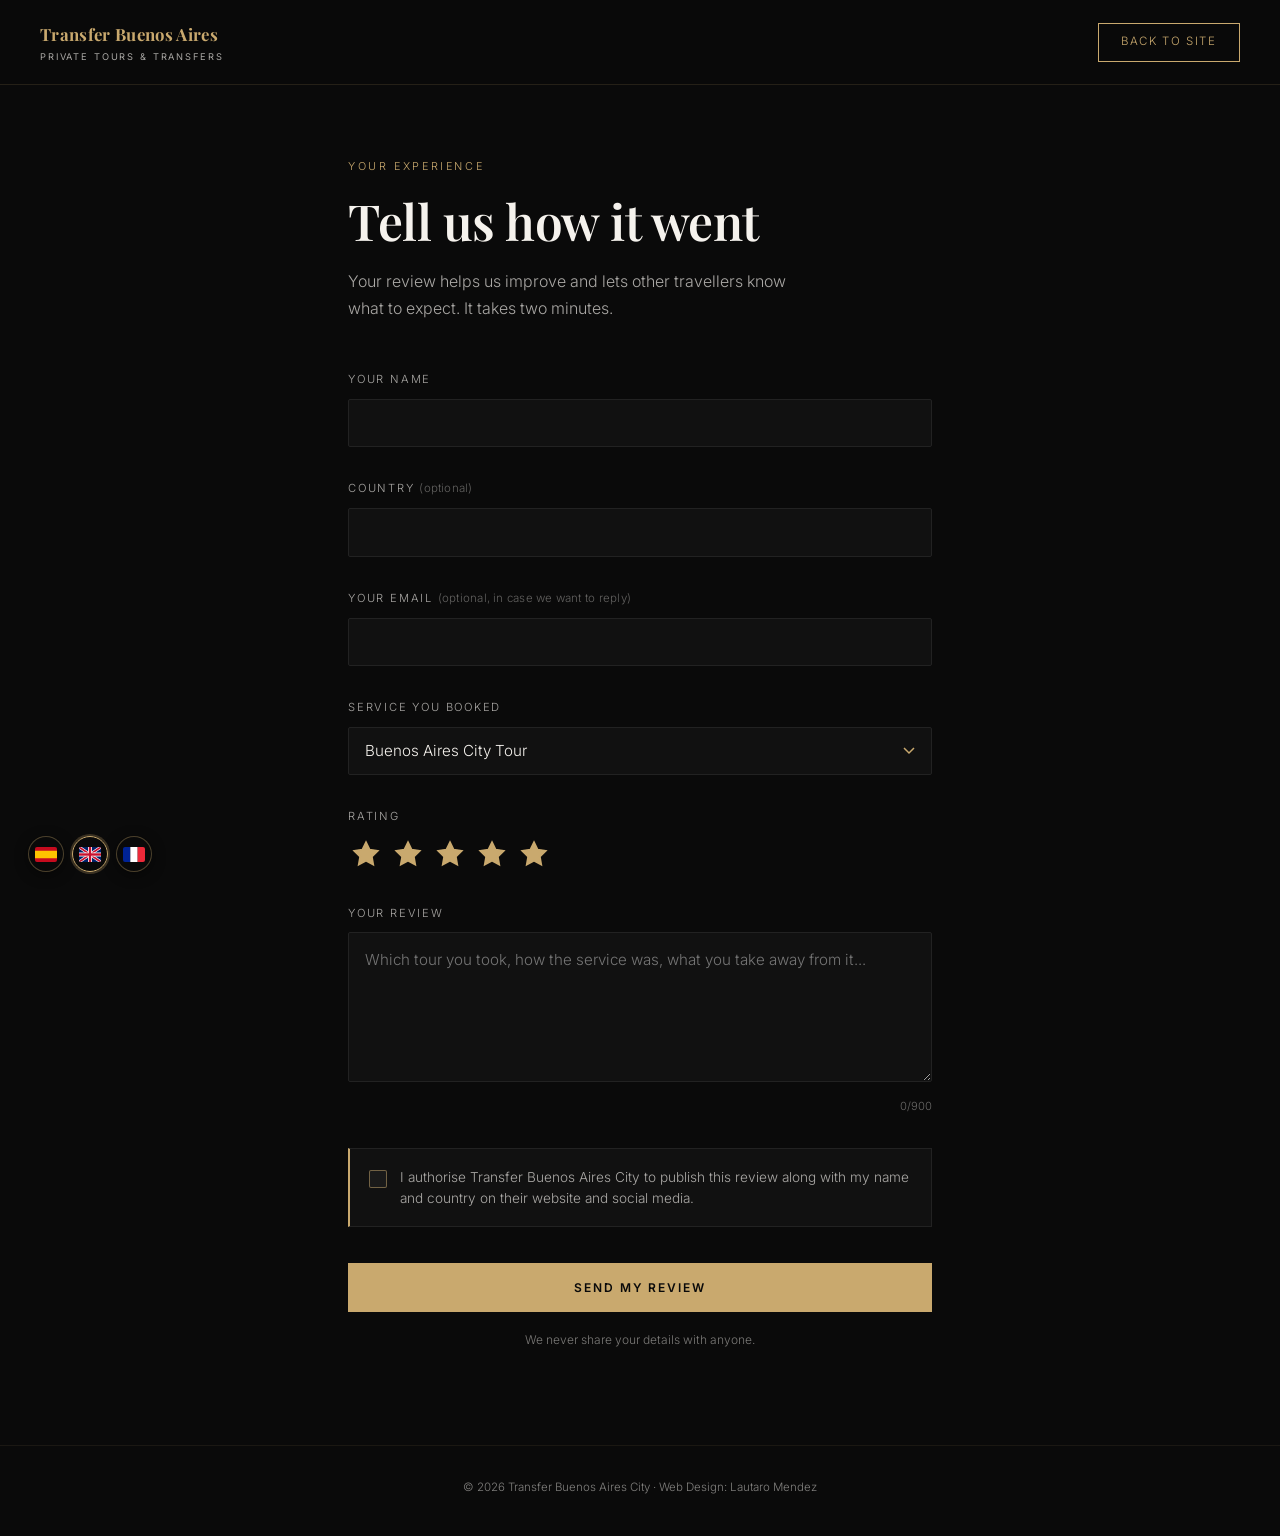
<file: review.html>
<!DOCTYPE html>
<html lang="es" translate="no">
<head>
  <meta charset="UTF-8" />
  <meta name="viewport" content="width=device-width, initial-scale=1.0" />
  <meta name="google" content="notranslate" />
  <!-- Microsoft Clarity: grabaciones y mapas de calor (ver qué pasa antes del clic a WhatsApp) -->
  <script type="text/javascript">
    (function(c,l,a,r,i,t,y){
        c[a]=c[a]||function(){(c[a].q=c[a].q||[]).push(arguments)};
        t=l.createElement(r);t.async=1;t.src="https://www.clarity.ms/tag/"+i;
        y=l.getElementsByTagName(r)[0];y.parentNode.insertBefore(t,y);
    })(window, document, "clarity", "script", "z2kd7cgrm0");
  </script>
  <!-- Página de utilidad: se llega por el link que Diego manda por WhatsApp, no desde Google -->
  <meta name="robots" content="noindex, follow" />
  <title data-es="Dejá tu opinión | Transfer Buenos Aires City" data-en="Leave your review | Transfer Buenos Aires City" data-fr="Laissez votre avis | Transfer Buenos Aires City">Dejá tu opinión | Transfer Buenos Aires City</title>
  <meta name="description" data-es="Contanos cómo fue tu experiencia con Transfer Buenos Aires City." data-en="Tell us about your experience with Transfer Buenos Aires City." data-fr="Racontez-nous votre expérience avec Transfer Buenos Aires City." content="Contanos cómo fue tu experiencia con Transfer Buenos Aires City." />
  <!-- El link se manda por WhatsApp: la previsualización es lo primero que ve el cliente -->
  <meta property="og:title" content="Leave your review | Transfer Buenos Aires City" />
  <meta property="og:description" content="Tell us how your tour with Transfer Buenos Aires City went. It takes two minutes." />
  <meta property="og:type" content="website" />
  <meta property="og:url" content="https://www.transferbuenosaires.com/review" />
  <meta property="og:image" content="https://www.transferbuenosaires.com/img/hero.webp" />
  <meta property="og:image:width" content="1280" />
  <meta property="og:image:height" content="714" />
  <meta property="og:site_name" content="Transfer Buenos Aires City" />
  <meta property="og:locale" content="en_US" />
  <meta property="og:locale:alternate" content="es_AR" />
  <meta property="og:locale:alternate" content="fr_FR" />
  <meta name="twitter:card" content="summary_large_image" />
  <meta name="twitter:title" content="Leave your review | Transfer Buenos Aires City" />
  <meta name="twitter:description" content="Tell us how your tour with Transfer Buenos Aires City went. It takes two minutes." />
  <meta name="twitter:image" content="https://www.transferbuenosaires.com/img/hero.webp" />
  <link rel="icon" type="image/svg+xml" href="data:image/svg+xml,<svg xmlns='http://www.w3.org/2000/svg' viewBox='0 0 32 32'><rect width='32' height='32' rx='4' fill='%230a0a0a'/><text x='16' y='22' font-family='Georgia,serif' font-size='20' font-weight='bold' fill='%23c9a96e' text-anchor='middle'>T</text></svg>" />
  <link rel="preconnect" href="https://fonts.googleapis.com" />
  <link rel="preconnect" href="https://fonts.gstatic.com" crossorigin />
  <link href="https://fonts.googleapis.com/css2?family=Playfair+Display:ital,wght@0,400;0,600;0,700;0,800;1,400&family=Inter:wght@300;400;500;600&display=swap" rel="stylesheet" />

  <style>
    *, *::before, *::after {
      box-sizing: border-box;
      margin: 0;
      padding: 0;
    }

    :root {
      --black: #0a0a0a;
      --dark: #111111;
      --dark-2: #1a1a1a;
      --dark-3: #222222;
      --gold: #c9a96e;
      --gold-light: #e8c98a;
      --gold-dim: rgba(201, 169, 110, 0.15);
      --white: #f5f2ed;
      --white-dim: rgba(245, 242, 237, 0.68);
      --serif: 'Playfair Display', Georgia, serif;
      --sans: 'Inter', system-ui, sans-serif;
    }

    html { scroll-behavior: smooth; }

    body {
      background: var(--black);
      color: var(--white);
      font-family: var(--sans);
      font-weight: 300;
      line-height: 1.7;
      -webkit-font-smoothing: antialiased;
      min-height: 100vh;
      display: flex;
      flex-direction: column;
    }

    /* ─── NAV ─── */
    nav {
      padding: 1.25rem 2.5rem;
      display: flex;
      justify-content: space-between;
      align-items: center;
      border-bottom: 1px solid rgba(201,169,110,0.14);
      background: rgba(10,10,10,0.96);
    }
    .nav-logo {
      font-family: var(--serif);
      font-size: 1.05rem;
      font-weight: 700;
      letter-spacing: 0.02em;
      color: var(--gold);
      text-decoration: none;
    }
    .nav-logo span {
      display: block;
      font-size: 0.58rem;
      letter-spacing: 0.2em;
      text-transform: uppercase;
      color: var(--white-dim);
      font-family: var(--sans);
      font-weight: 400;
    }
    .nav-cta {
      display: inline-block;
      padding: 0.55rem 1.4rem;
      border: 1px solid var(--gold);
      color: var(--gold);
      font-family: var(--sans);
      font-size: 0.72rem;
      letter-spacing: 0.14em;
      text-transform: uppercase;
      text-decoration: none;
      transition: background 0.3s, color 0.3s;
    }
    .nav-cta:hover {
      background: var(--gold);
      color: var(--black);
    }

    /* ─── CONTENIDO ─── */
    main {
      flex: 1;
      width: 100%;
      max-width: 640px;
      margin: 0 auto;
      padding: 4.5rem 1.75rem 6rem;
    }

    .eyebrow {
      font-size: 0.68rem;
      letter-spacing: 0.24em;
      text-transform: uppercase;
      color: var(--gold);
      margin-bottom: 1.1rem;
    }
    h1 {
      font-family: var(--serif);
      font-size: clamp(2.1rem, 6vw, 3.1rem);
      font-weight: 600;
      line-height: 1.12;
      letter-spacing: -0.01em;
      margin-bottom: 1.2rem;
    }
    .lede {
      color: var(--white-dim);
      font-size: 1rem;
      margin-bottom: 3rem;
      max-width: 46ch;
    }

    /* ─── FORMULARIO ─── */
    .field { margin-bottom: 2rem; }

    label.field-label {
      display: block;
      font-size: 0.7rem;
      letter-spacing: 0.16em;
      text-transform: uppercase;
      color: var(--white-dim);
      margin-bottom: 0.6rem;
    }
    label.field-label .opt {
      text-transform: none;
      letter-spacing: 0.02em;
      font-size: 0.72rem;
      opacity: 0.55;
    }

    input[type="text"], select, textarea {
      width: 100%;
      background: var(--dark);
      border: 1px solid var(--dark-3);
      border-radius: 2px;
      color: var(--white);
      font-family: var(--sans);
      font-size: 0.95rem;
      font-weight: 300;
      padding: 0.85rem 1rem;
      transition: border-color 0.25s, background 0.25s;
    }
    input[type="text"]:focus, select:focus, textarea:focus {
      outline: none;
      border-color: var(--gold);
      background: var(--dark-2);
    }
    textarea {
      min-height: 150px;
      resize: vertical;
      line-height: 1.65;
    }
    select {
      appearance: none;
      background-image: url("data:image/svg+xml,%3Csvg xmlns='http://www.w3.org/2000/svg' viewBox='0 0 12 8'%3E%3Cpath d='M1 1l5 5 5-5' stroke='%23c9a96e' stroke-width='1.5' fill='none'/%3E%3C/svg%3E");
      background-repeat: no-repeat;
      background-position: right 1rem center;
      background-size: 12px;
      padding-right: 2.5rem;
      cursor: pointer;
    }
    select option { background: var(--dark); color: var(--white); }

    .char-count {
      font-size: 0.7rem;
      color: var(--white-dim);
      opacity: 0.6;
      margin-top: 0.4rem;
      text-align: right;
    }

    /* ─── ESTRELLAS ─── */
    .stars {
      display: flex;
      gap: 0.35rem;
    }
    .stars input { position: absolute; opacity: 0; width: 0; height: 0; }
    .stars label {
      cursor: pointer;
      line-height: 0;
      padding: 0.2rem;
      border-radius: 2px;
      transition: transform 0.15s;
    }
    .stars label:hover { transform: scale(1.12); }
    .stars svg { width: 30px; height: 30px; display: block; }
    .stars svg path {
      fill: transparent;
      stroke: rgba(201,169,110,0.45);
      stroke-width: 1.4px;
      transition: fill 0.2s, stroke 0.2s;
    }
    .stars.picked label svg path { fill: var(--gold); stroke: var(--gold); }
    .stars.picked label.dim svg path { fill: transparent; stroke: rgba(201,169,110,0.3); }
    .stars input:focus-visible + label { outline: 2px solid var(--gold); outline-offset: 2px; }

    /* ─── CONSENTIMIENTO ─── */
    .consent {
      display: flex;
      gap: 0.8rem;
      align-items: flex-start;
      background: var(--dark);
      border: 1px solid var(--dark-3);
      border-left: 2px solid var(--gold);
      padding: 1.1rem 1.2rem;
      margin-bottom: 2.25rem;
    }
    .consent input[type="checkbox"] {
      appearance: none;
      flex: 0 0 auto;
      width: 18px;
      height: 18px;
      margin-top: 0.22rem;
      border: 1.5px solid rgba(201,169,110,0.5);
      border-radius: 2px;
      background: var(--dark-2);
      cursor: pointer;
      position: relative;
      transition: background 0.2s, border-color 0.2s;
    }
    .consent input[type="checkbox"]:checked {
      background: var(--gold);
      border-color: var(--gold);
    }
    .consent input[type="checkbox"]:checked::after {
      content: '';
      position: absolute;
      left: 5px; top: 1px;
      width: 5px; height: 10px;
      border: solid var(--black);
      border-width: 0 2px 2px 0;
      transform: rotate(45deg);
    }
    .consent input[type="checkbox"]:focus-visible {
      outline: 2px solid var(--gold);
      outline-offset: 2px;
    }
    .consent label {
      font-size: 0.85rem;
      color: var(--white-dim);
      cursor: pointer;
      line-height: 1.55;
    }

    /* ─── BOTÓN ─── */
    .btn-submit {
      display: inline-flex;
      align-items: center;
      gap: 0.7rem;
      width: 100%;
      justify-content: center;
      padding: 1.05rem 2.6rem;
      background: var(--gold);
      border: none;
      color: var(--black);
      font-family: var(--sans);
      font-size: 0.75rem;
      font-weight: 600;
      letter-spacing: 0.16em;
      text-transform: uppercase;
      cursor: pointer;
      transition: background 0.3s, transform 0.2s;
    }
    .btn-submit:hover { background: var(--gold-light); transform: translateY(-2px); }
    .btn-submit:disabled { opacity: 0.65; cursor: default; transform: none; }

    .spinner { display: none; }
    .btn-submit.sending .spinner {
      display: block;
      width: 15px;
      height: 15px;
      border: 2px solid rgba(10,10,10,0.25);
      border-top-color: var(--black);
      border-radius: 50%;
      animation: spin 0.7s linear infinite;
    }
    @keyframes spin { to { transform: rotate(360deg); } }

    .send-error {
      display: none;
      border: 1px solid rgba(163,83,64,0.6);
      background: rgba(163,83,64,0.1);
      padding: 1rem 1.2rem;
      margin-top: 1.4rem;
      font-size: 0.85rem;
      line-height: 1.6;
      color: var(--white-dim);
    }
    .send-error.show { display: block; }
    .send-error a {
      color: var(--gold);
      display: inline-block;
      margin-top: 0.5rem;
      font-size: 0.78rem;
      letter-spacing: 0.1em;
      text-transform: uppercase;
    }

    .note {
      font-size: 0.75rem;
      color: var(--white-dim);
      opacity: 0.7;
      text-align: center;
      margin-top: 1.1rem;
      line-height: 1.6;
    }

    .error {
      display: none;
      color: #e5836f;
      font-size: 0.78rem;
      margin-top: 0.45rem;
    }
    .error.show { display: block; }
    .invalid input[type="text"], .invalid textarea, .invalid select { border-color: #a35340; }

    /* ─── PANTALLA DE GRACIAS ─── */
    .thanks { display: none; text-align: center; padding: 2rem 0; }
    .thanks.show { display: block; animation: fadeUp 0.6s cubic-bezier(0.16,1,0.3,1) both; }
    .thanks-mark {
      width: 60px; height: 60px;
      border: 1.5px solid var(--gold);
      border-radius: 50%;
      display: flex; align-items: center; justify-content: center;
      margin: 0 auto 1.8rem;
    }
    .thanks-mark svg { width: 26px; height: 26px; stroke: var(--gold); stroke-width: 2; fill: none; }
    .thanks h2 {
      font-family: var(--serif);
      font-size: clamp(1.7rem, 5vw, 2.3rem);
      font-weight: 600;
      margin-bottom: 1rem;
    }
    .thanks p { color: var(--white-dim); max-width: 40ch; margin: 0 auto 1.6rem; }
    .thanks .fallback {
      font-size: 0.82rem;
      color: var(--white-dim);
    }
    .thanks .fallback a { color: var(--gold); }

    @keyframes fadeUp {
      from { opacity: 0; transform: translateY(18px); }
      to   { opacity: 1; transform: none; }
    }

    /* ─── FOOTER ─── */
    footer {
      border-top: 1px solid rgba(201,169,110,0.12);
      padding: 2rem 1.75rem 2.4rem;
      text-align: center;
      font-size: 0.72rem;
      color: var(--white-dim);
      opacity: 0.75;
    }
    footer a { color: inherit; text-decoration: none; }
    footer a:hover { color: var(--gold); }

    /* ─── SELECTOR DE IDIOMA ─── */
    .lang-switcher {
      position: fixed;
      bottom: 1.75rem;
      left: 1.75rem;
      z-index: 99;
      display: flex;
      gap: 0.5rem;
      align-items: center;
    }
    .lang-btn {
      width: 36px;
      height: 36px;
      border-radius: 50%;
      border: 1.5px solid rgba(201,169,110,0.35);
      background: rgba(10,10,10,0.82);
      backdrop-filter: blur(8px);
      box-shadow: 0 3px 14px rgba(0,0,0,0.45);
      cursor: pointer;
      display: flex;
      align-items: center;
      justify-content: center;
      transition: border-color 0.25s, transform 0.2s, background 0.25s;
      padding: 0;
      overflow: hidden;
    }
    .lang-btn:hover {
      border-color: var(--gold);
      transform: scale(1.1);
      background: rgba(10,10,10,0.95);
    }
    .lang-btn.active {
      border-color: var(--gold);
      box-shadow: 0 0 0 2px rgba(201,169,110,0.25);
    }
    .lang-btn svg {
      width: 22px;
      height: 15px;
      border-radius: 2px;
      display: block;
    }

    @media (max-width: 640px) {
      nav { padding: 1rem 1.25rem; }
      .nav-cta { display: none; }
      main { padding: 3rem 1.25rem 7rem; }
      .lang-switcher { bottom: 1.1rem; left: 1.1rem; }
    }

    @media (prefers-reduced-motion: reduce) {
      *, *::before, *::after { animation-duration: 0.01ms !important; transition-duration: 0.01ms !important; }
      html { scroll-behavior: auto; }
    }
  </style>
</head>
<body>

<nav>
  <a href="/" class="nav-logo">
    Transfer Buenos Aires
    <span data-es="Tours Privados y Traslados" data-en="Private Tours &amp; Transfers" data-fr="Visites et transferts privés">Tours Privados y Traslados</span>
  </a>
  <a href="/" class="nav-cta" data-es="Volver al sitio" data-en="Back to site" data-fr="Retour au site">Volver al sitio</a>
</nav>

<main>
  <!-- FORMULARIO -->
  <div id="formWrap">
    <p class="eyebrow" data-es="Tu experiencia" data-en="Your experience" data-fr="Votre expérience">Tu experiencia</p>
    <h1 data-es="Contanos cómo te fue" data-en="Tell us how it went" data-fr="Racontez-nous votre visite">Contanos cómo te fue</h1>
    <p class="lede" data-es="Tu opinión nos ayuda a mejorar y a que otros viajeros sepan qué esperar. Son dos minutos." data-en="Your review helps us improve and lets other travellers know what to expect. It takes two minutes." data-fr="Votre avis nous aide à progresser et permet aux autres voyageurs de savoir à quoi s'attendre. Cela prend deux minutes.">Tu opinión nos ayuda a mejorar y a que otros viajeros sepan qué esperar. Son dos minutos.</p>

    <form id="reviewForm" novalidate>
      <div class="field" id="f-name">
        <label class="field-label" for="name" data-es="Tu nombre" data-en="Your name" data-fr="Votre nom">Tu nombre</label>
        <input type="text" id="name" name="name" autocomplete="name" maxlength="60" />
        <p class="error" id="e-name" data-es="Por favor escribí tu nombre." data-en="Please enter your name." data-fr="Veuillez indiquer votre nom.">Por favor escribí tu nombre.</p>
      </div>

      <div class="field">
        <label class="field-label" for="country">
          <span data-es="País" data-en="Country" data-fr="Pays">País</span>
          <span class="opt" data-es="(opcional)" data-en="(optional)" data-fr="(facultatif)">(opcional)</span>
        </label>
        <input type="text" id="country" name="country" autocomplete="country-name" maxlength="40" />
      </div>

      <div class="field">
        <label class="field-label" for="email">
          <span data-es="Tu email" data-en="Your email" data-fr="Votre e-mail">Tu email</span>
          <span class="opt" data-es="(opcional, por si queremos responderte)" data-en="(optional, in case we want to reply)" data-fr="(facultatif, si nous souhaitons vous répondre)">(opcional, por si queremos responderte)</span>
        </label>
        <input type="text" id="email" name="email" autocomplete="email" inputmode="email" maxlength="80" />
      </div>

      <!-- Trampa para bots: invisible para una persona, irresistible para un script -->
      <div aria-hidden="true" style="position:absolute;left:-9999px;top:auto;width:1px;height:1px;overflow:hidden">
        <label for="website">No completar</label>
        <input type="text" id="website" name="website" tabindex="-1" autocomplete="off" />
      </div>

      <div class="field">
        <label class="field-label" for="service" data-es="Servicio que hiciste" data-en="Service you booked" data-fr="Service réservé">Servicio que hiciste</label>
        <select id="service" name="service">
          <option value="city"       data-es="City Tour Buenos Aires" data-en="Buenos Aires City Tour" data-fr="City Tour Buenos Aires">City Tour Buenos Aires</option>
          <option value="tigre"      data-es="Tigre y San Isidro" data-en="Tigre &amp; San Isidro" data-fr="Tigre et San Isidro">Tigre y San Isidro</option>
          <option value="gaucho"     data-es="Día de Gaucho en la estancia" data-en="Gaucho Day at the Estancia" data-fr="Journée Gaucho à l'estancia">Día de Gaucho en la estancia</option>
          <option value="ezeiza"     data-es="Traslado aeropuerto Ezeiza" data-en="Ezeiza Airport transfer" data-fr="Transfert aéroport Ezeiza">Traslado aeropuerto Ezeiza</option>
          <option value="aeroparque" data-es="Traslado Aeroparque" data-en="Aeroparque transfer" data-fr="Transfert Aeroparque">Traslado Aeroparque</option>
          <option value="otro"       data-es="Otro servicio" data-en="Another service" data-fr="Autre service">Otro servicio</option>
        </select>
      </div>

      <div class="field">
        <label class="field-label" data-es="Puntaje" data-en="Rating" data-fr="Note">Puntaje</label>
        <div class="stars" id="stars">
          <input type="radio" name="rating" id="r1" value="1" /><label for="r1" title="1" aria-label="1"><svg viewBox="0 0 24 24"><path d="M12 2.6l2.9 5.9 6.5.95-4.7 4.6 1.1 6.45L12 17.45 6.2 20.5l1.1-6.45L2.6 9.45l6.5-.95z"/></svg></label>
          <input type="radio" name="rating" id="r2" value="2" /><label for="r2" title="2" aria-label="2"><svg viewBox="0 0 24 24"><path d="M12 2.6l2.9 5.9 6.5.95-4.7 4.6 1.1 6.45L12 17.45 6.2 20.5l1.1-6.45L2.6 9.45l6.5-.95z"/></svg></label>
          <input type="radio" name="rating" id="r3" value="3" /><label for="r3" title="3" aria-label="3"><svg viewBox="0 0 24 24"><path d="M12 2.6l2.9 5.9 6.5.95-4.7 4.6 1.1 6.45L12 17.45 6.2 20.5l1.1-6.45L2.6 9.45l6.5-.95z"/></svg></label>
          <input type="radio" name="rating" id="r4" value="4" /><label for="r4" title="4" aria-label="4"><svg viewBox="0 0 24 24"><path d="M12 2.6l2.9 5.9 6.5.95-4.7 4.6 1.1 6.45L12 17.45 6.2 20.5l1.1-6.45L2.6 9.45l6.5-.95z"/></svg></label>
          <input type="radio" name="rating" id="r5" value="5" checked /><label for="r5" title="5" aria-label="5"><svg viewBox="0 0 24 24"><path d="M12 2.6l2.9 5.9 6.5.95-4.7 4.6 1.1 6.45L12 17.45 6.2 20.5l1.1-6.45L2.6 9.45l6.5-.95z"/></svg></label>
        </div>
      </div>

      <div class="field" id="f-comment">
        <label class="field-label" for="comment" data-es="Tu comentario" data-en="Your review" data-fr="Votre avis">Tu comentario</label>
        <textarea id="comment" name="comment" maxlength="900" placeholder=""></textarea>
        <p class="char-count"><span id="count">0</span>/900</p>
        <p class="error" id="e-comment" data-es="Escribí unas líneas sobre tu experiencia." data-en="Please write a few lines about your experience." data-fr="Écrivez quelques lignes sur votre expérience.">Escribí unas líneas sobre tu experiencia.</p>
      </div>

      <div class="consent" id="f-consent">
        <input type="checkbox" id="consent" name="consent" />
        <label for="consent" data-es="Autorizo a Transfer Buenos Aires City a publicar este comentario junto a mi nombre y país en su sitio web y redes sociales." data-en="I authorise Transfer Buenos Aires City to publish this review along with my name and country on their website and social media." data-fr="J'autorise Transfer Buenos Aires City à publier cet avis avec mon nom et mon pays sur son site web et ses réseaux sociaux.">Autorizo a Transfer Buenos Aires City a publicar este comentario junto a mi nombre y país en su sitio web y redes sociales.</label>
      </div>
      <p class="error" id="e-consent" style="margin:-1.6rem 0 1.8rem" data-es="Necesitamos tu autorización para poder publicarlo." data-en="We need your authorisation in order to publish it." data-fr="Nous avons besoin de votre autorisation pour le publier.">Necesitamos tu autorización para poder publicarlo.</p>

      <button type="submit" class="btn-submit" id="submitBtn">
        <span class="spinner" aria-hidden="true"></span>
        <span class="btn-label" data-es="Enviar mi opinión" data-en="Send my review" data-fr="Envoyer mon avis">Enviar mi opinión</span>
      </button>
      <p class="note" data-es="No compartimos tus datos con nadie." data-en="We never share your details with anyone." data-fr="Nous ne partageons vos données avec personne.">No compartimos tus datos con nadie.</p>

      <!-- Si el envío falla, WhatsApp queda como salida y no se pierde la reseña -->
      <div class="send-error" id="sendError">
        <p data-es="No pudimos enviar tu comentario. Probá de nuevo en un momento, o mandánoslo por WhatsApp." data-en="We couldn't send your review. Please try again in a moment, or send it to us on WhatsApp." data-fr="Nous n'avons pas pu envoyer votre avis. Réessayez dans un instant, ou envoyez-le nous sur WhatsApp.">No pudimos enviar tu comentario. Probá de nuevo en un momento, o mandánoslo por WhatsApp.</p>
        <a id="waFallbackError" href="#" target="_blank" rel="noopener" data-es="Enviar por WhatsApp" data-en="Send on WhatsApp" data-fr="Envoyer sur WhatsApp">Enviar por WhatsApp</a>
      </div>
    </form>
  </div>

  <!-- GRACIAS -->
  <div class="thanks" id="thanks">
    <div class="thanks-mark">
      <svg viewBox="0 0 24 24" aria-hidden="true"><path d="M4 12.5l5 5L20 6.5" stroke-linecap="round" stroke-linejoin="round"/></svg>
    </div>
    <h2 data-es="Gracias" data-en="Thank you" data-fr="Merci">Gracias</h2>
    <p data-es="Recibimos tu comentario. Gracias por tomarte el tiempo de escribirlo." data-en="We've received your review. Thank you for taking the time to write it." data-fr="Nous avons bien reçu votre avis. Merci d'avoir pris le temps de l'écrire.">Recibimos tu comentario. Gracias por tomarte el tiempo de escribirlo.</p>
    <p class="fallback">
      <a href="/" data-es="Volver al sitio" data-en="Back to the site" data-fr="Retour au site">Volver al sitio</a>
    </p>
  </div>
</main>

<footer>
  <span data-es="© 2026 Transfer Buenos Aires City" data-en="© 2026 Transfer Buenos Aires City" data-fr="© 2026 Transfer Buenos Aires City">© 2026 Transfer Buenos Aires City</span> ·
  <span data-es="Diseño Web:" data-en="Web Design:" data-fr="Conception Web :">Diseño Web:</span>
  <a href="https://lautaromendez.com.ar" target="_blank" rel="noopener">Lautaro Mendez</a>
</footer>

<!-- Selector de idioma con banderas (misma clave de localStorage que el home) -->
<div class="lang-switcher" id="langSwitcher">
  <button class="lang-btn" data-lang="es" title="Español" aria-label="Español">
    <svg viewBox="0 0 22 15" xmlns="http://www.w3.org/2000/svg"><rect width="22" height="15" fill="#c60b1e"/><rect y="3.75" width="22" height="7.5" fill="#ffc400"/></svg>
  </button>
  <button class="lang-btn" data-lang="en" title="English" aria-label="English">
    <svg viewBox="0 0 22 15" xmlns="http://www.w3.org/2000/svg"><rect width="22" height="15" fill="#012169"/><path d="M0,0 L22,15 M22,0 L0,15" stroke="#fff" stroke-width="3"/><path d="M0,0 L22,15 M22,0 L0,15" stroke="#c8102e" stroke-width="1.8"/><rect x="9" width="4" height="15" fill="#fff"/><rect y="5.5" width="22" height="4" fill="#fff"/><rect x="9.8" width="2.4" height="15" fill="#c8102e"/><rect y="6.3" width="22" height="2.4" fill="#c8102e"/></svg>
  </button>
  <button class="lang-btn" data-lang="fr" title="Français" aria-label="Français">
    <svg viewBox="0 0 22 15" xmlns="http://www.w3.org/2000/svg"><rect width="7.33" height="15" fill="#002395"/><rect x="7.33" width="7.34" height="15" fill="#fff"/><rect x="14.67" width="7.33" height="15" fill="#ed2939"/></svg>
  </button>
</div>

<script>
  var WA_NUM = '5491144742207';

  /* ─── i18n: mismo mecanismo y misma clave que el home ─── */
  var PLACEHOLDER = {
    es: 'Qué tour hiciste, cómo fue la atención, qué te llevás de la experiencia...',
    en: 'Which tour you took, how the service was, what you take away from it...',
    fr: "Quelle visite vous avez faite, la qualité du service, ce que vous en retenez..."
  };

  /* Etiquetas del mensaje de WhatsApp, en el idioma del visitante */
  var WA_LABELS = {
    es: { head: 'Nueva opinión desde la web', name: 'Nombre', country: 'País', service: 'Servicio', rating: 'Puntaje', comment: 'Comentario', consent: 'Autoriza a publicarlo con su nombre', yes: 'Sí' },
    en: { head: 'New review from the website', name: 'Name', country: 'Country', service: 'Service', rating: 'Rating', comment: 'Review', consent: 'Authorises publishing it with their name', yes: 'Yes' },
    fr: { head: 'Nouvel avis depuis le site', name: 'Nom', country: 'Pays', service: 'Service', rating: 'Note', comment: 'Avis', consent: "Autorise la publication avec son nom", yes: 'Oui' }
  };

  var lang = 'en';

  function applyManualTranslations(l) {
    document.querySelectorAll('[data-es]').forEach(function (el) {
      var text = el.dataset[l] || el.dataset.es;
      if (el.tagName === 'META') {
        el.setAttribute('content', text);
      } else {
        el.innerHTML = text;
      }
    });
    document.getElementById('comment').placeholder = PLACEHOLDER[l] || PLACEHOLDER.en;
    document.documentElement.lang = l;
    lang = l;
  }

  var storedLang = null;
  try { storedLang = localStorage.getItem('tba_lang'); } catch (e) {}
  function browserLang() {
    var prefs = navigator.languages || [navigator.language || ''];
    for (var i = 0; i < prefs.length; i++) {
      var code = String(prefs[i]).slice(0, 2).toLowerCase();
      if (code === 'es' || code === 'fr' || code === 'en') return code;
    }
    return 'en';
  }
  applyManualTranslations(storedLang || browserLang());

  document.querySelectorAll('.lang-btn').forEach(function (b) {
    b.classList.toggle('active', b.dataset.lang === lang);
  });
  document.querySelectorAll('.lang-btn').forEach(function (btn) {
    btn.addEventListener('click', function () {
      var l = btn.dataset.lang;
      try { localStorage.setItem('tba_lang', l); } catch (e) {}
      document.querySelectorAll('.lang-btn').forEach(function (b) { b.classList.remove('active'); });
      btn.classList.add('active');
      applyManualTranslations(l);
    });
  });

  /* ─── Estrellas ─── */
  var starsBox = document.getElementById('stars');
  function paintStars() {
    var picked = starsBox.querySelector('input:checked');
    var value = picked ? parseInt(picked.value, 10) : 0;
    starsBox.classList.toggle('picked', value > 0);
    starsBox.querySelectorAll('label').forEach(function (lab, i) {
      lab.classList.toggle('dim', i + 1 > value);
    });
  }
  starsBox.addEventListener('change', paintStars);
  paintStars();

  /* ─── Contador de caracteres ─── */
  var comment = document.getElementById('comment');
  var count = document.getElementById('count');
  comment.addEventListener('input', function () { count.textContent = comment.value.length; });

  /* ─── Envío ─── */
  function showError(fieldId, errorId, on) {
    document.getElementById(fieldId).classList.toggle('invalid', on);
    document.getElementById(errorId).classList.toggle('show', on);
  }

  var submitBtn = document.getElementById('submitBtn');
  var sendError = document.getElementById('sendError');

  document.getElementById('reviewForm').addEventListener('submit', function (ev) {
    ev.preventDefault();
    if (submitBtn.disabled) return;

    var name = document.getElementById('name').value.trim();
    var country = document.getElementById('country').value.trim();
    var text = comment.value.trim();
    var consent = document.getElementById('consent').checked;
    var serviceSel = document.getElementById('service');
    var serviceName = serviceSel.options[serviceSel.selectedIndex].textContent.trim();
    var ratingEl = starsBox.querySelector('input:checked');
    var rating = ratingEl ? ratingEl.value : '';

    var bad = false;
    showError('f-name', 'e-name', false);
    showError('f-comment', 'e-comment', false);
    document.getElementById('e-consent').classList.remove('show');

    if (name.length < 2) { showError('f-name', 'e-name', true); bad = true; }
    if (text.length < 15) { showError('f-comment', 'e-comment', true); bad = true; }
    if (!consent) { document.getElementById('e-consent').classList.add('show'); bad = true; }

    if (bad) {
      var first = document.querySelector('.invalid input, .invalid textarea') || document.getElementById('consent');
      first.focus();
      return;
    }

    /* Link de WhatsApp: solo se usa si el envío por mail falla */
    var L = WA_LABELS[lang] || WA_LABELS.en;
    var lines = [L.head, '', L.name + ': ' + name];
    if (country) lines.push(L.country + ': ' + country);
    lines.push(L.service + ': ' + serviceName);
    lines.push(L.rating + ': ' + rating + '/5');
    lines.push('');
    lines.push(L.comment + ': ' + text);
    lines.push('');
    lines.push(L.consent + ': ' + L.yes);
    document.getElementById('waFallbackError').href =
      'https://wa.me/' + WA_NUM + '?text=' + encodeURIComponent(lines.join('\n'));

    sendError.classList.remove('show');
    submitBtn.disabled = true;
    submitBtn.classList.add('sending');

    fetch('/api/send-review', {
      method: 'POST',
      headers: { 'content-type': 'application/json' },
      body: JSON.stringify({
        name: name,
        country: country,
        email: document.getElementById('email').value.trim(),
        service: serviceSel.value,
        rating: rating,
        comment: text,
        consent: true,
        lang: lang,
        website: document.getElementById('website').value
      })
    })
      .then(function (r) { return r.ok ? r.json() : Promise.reject(r.status); })
      .then(function (data) {
        if (!data || !data.ok) return Promise.reject('respuesta_invalida');
        document.getElementById('formWrap').style.display = 'none';
        document.getElementById('thanks').classList.add('show');
        window.scrollTo({ top: 0 });
      })
      .catch(function () {
        submitBtn.disabled = false;
        submitBtn.classList.remove('sending');
        sendError.classList.add('show');
      });
  });
</script>

</body>
</html>
</file>
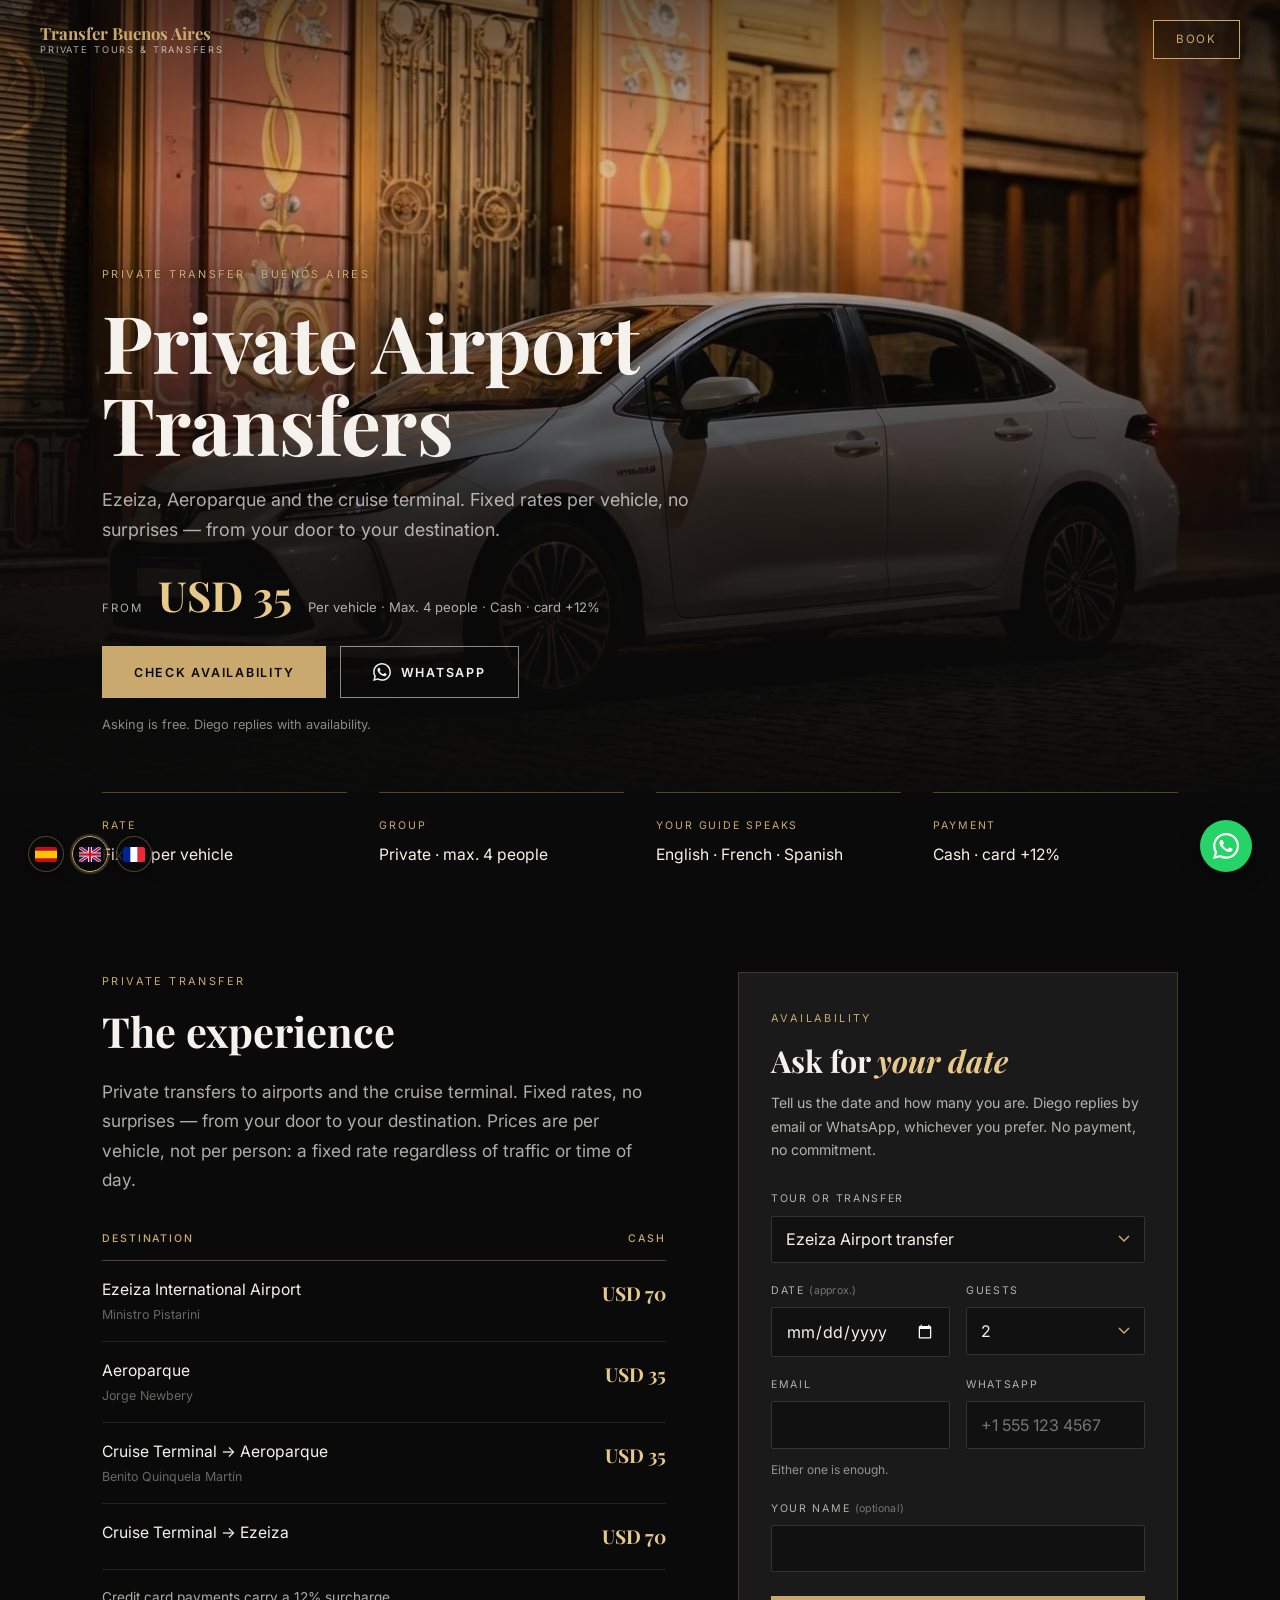
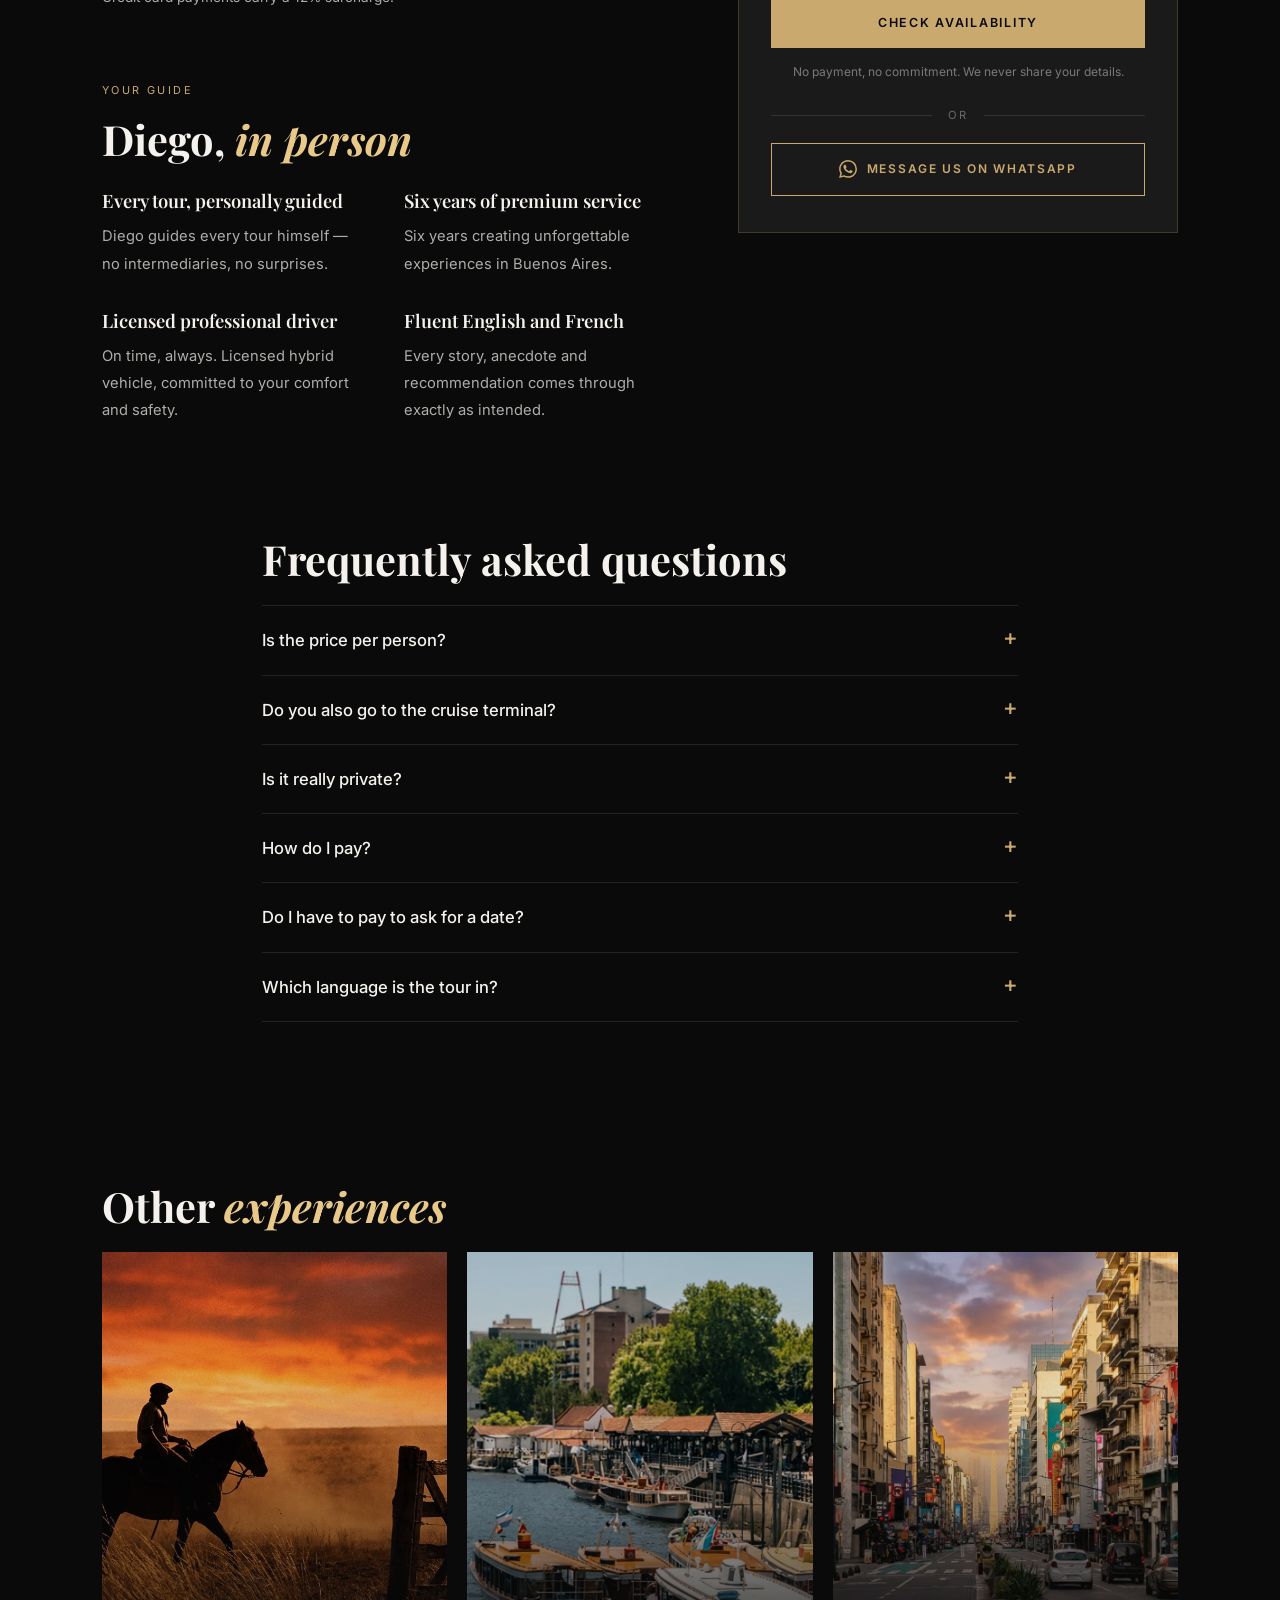
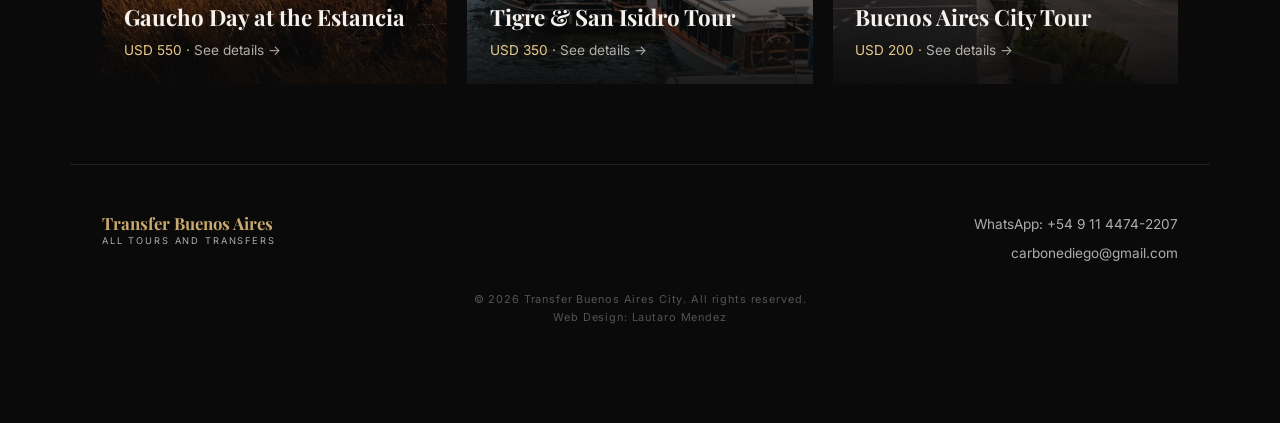
<file: en/airport-transfer.html>
<!DOCTYPE html>
<html lang="en" translate="no">
<head>
  <script async src="https://www.googletagmanager.com/gtag/js?id=AW-18299581753"></script>
  <script>
    window.dataLayer = window.dataLayer || [];
    function gtag(){dataLayer.push(arguments);}
    gtag('js', new Date());
    gtag('config', 'AW-18299581753');
  </script>
  <script>
    (function(c,l,a,r,i,t,y){
        c[a]=c[a]||function(){(c[a].q=c[a].q||[]).push(arguments)};
        t=l.createElement(r);t.async=1;t.src="https://www.clarity.ms/tag/"+i;
        y=l.getElementsByTagName(r)[0];y.parentNode.insertBefore(t,y);
    })(window, document, "clarity", "script", "z2kd7cgrm0");
  </script>
  <meta charset="UTF-8" />
  <meta name="viewport" content="width=device-width, initial-scale=1.0" />
  <meta name="google" content="notranslate" />
  <title>Private Airport Transfers in Buenos Aires · Ezeiza USD 70 · Aeroparque USD 35 | Transfer Buenos Aires City</title>
  <meta name="description" content="Private transfers to Ezeiza, Aeroparque and the Buenos Aires cruise terminal. Fixed rate per vehicle, max. 4 people. English &amp; French-speaking driver." />
  <link rel="canonical" href="https://www.transferbuenosaires.com/en/airport-transfer" />
  <link rel="alternate" hreflang="en" href="https://www.transferbuenosaires.com/en/airport-transfer" />
  <link rel="alternate" hreflang="fr" href="https://www.transferbuenosaires.com/fr/airport-transfer" />
  <link rel="alternate" hreflang="es" href="https://www.transferbuenosaires.com/es/airport-transfer" />
  <link rel="alternate" hreflang="x-default" href="https://www.transferbuenosaires.com/en/airport-transfer" />
  <meta property="og:type" content="website" />
  <meta property="og:locale" content="en_US" />
  <meta property="og:title" content="Private Airport Transfers in Buenos Aires · Ezeiza USD 70 · Aeroparque USD 35" />
  <meta property="og:description" content="Private transfers to Ezeiza, Aeroparque and the Buenos Aires cruise terminal. Fixed rate per vehicle, max. 4 people. English &amp; French-speaking driver." />
  <meta property="og:url" content="https://www.transferbuenosaires.com/en/airport-transfer" />
  <meta property="og:image" content="https://www.transferbuenosaires.com/img/auto.webp" />
  <meta name="twitter:card" content="summary_large_image" />
  <meta name="twitter:image" content="https://www.transferbuenosaires.com/img/auto.webp" />
  <link rel="icon" type="image/svg+xml" href="data:image/svg+xml,<svg xmlns='http://www.w3.org/2000/svg' viewBox='0 0 32 32'><rect width='32' height='32' rx='4' fill='%230a0a0a'/><text x='16' y='22' font-family='Georgia,serif' font-size='20' font-weight='bold' fill='%23c9a96e' text-anchor='middle'>T</text></svg>" />
  <link rel="preload" as="image" href="/img/auto.webp" fetchpriority="high" />
  <link rel="preconnect" href="https://fonts.googleapis.com" />
  <link rel="preconnect" href="https://fonts.gstatic.com" crossorigin />
  <link href="https://fonts.googleapis.com/css2?family=Playfair+Display:ital,wght@0,600;0,700;1,600&family=Inter:wght@300;400;500;600&display=swap" rel="stylesheet" />
  <link rel="stylesheet" href="/css/tour.css?v=1" />
  <script type="application/ld+json">{"@context":"https://schema.org","@type":"Service","name":"Private Airport Transfers","description":"Private transfers to Ezeiza, Aeroparque and the Buenos Aires cruise terminal. Fixed rate per vehicle, max. 4 people. English & French-speaking driver.","url":"https://www.transferbuenosaires.com/en/airport-transfer","image":"https://www.transferbuenosaires.com/img/auto.webp","inLanguage":"en","provider":{"@type":"LocalBusiness","name":"Transfer Buenos Aires City","url":"https://www.transferbuenosaires.com/","telephone":"+5491144742207"},"offers":[{"@type":"Offer","name":"Ezeiza International Airport","price":"70","priceCurrency":"USD"},{"@type":"Offer","name":"Aeroparque","price":"35","priceCurrency":"USD"},{"@type":"Offer","name":"Cruise Terminal → Aeroparque","price":"35","priceCurrency":"USD"},{"@type":"Offer","name":"Cruise Terminal → Ezeiza","price":"70","priceCurrency":"USD"}]}</script>
  <script type="application/ld+json">{"@context":"https://schema.org","@type":"FAQPage","mainEntity":[{"@type":"Question","name":"Is the price per person?","acceptedAnswer":{"@type":"Answer","text":"No. Prices are per vehicle — a fixed rate regardless of traffic or time of day. Maximum 4 people per service."}},{"@type":"Question","name":"Do you also go to the cruise terminal?","acceptedAnswer":{"@type":"Answer","text":"Yes: cruise terminal to Aeroparque (USD 35) and to Ezeiza (USD 70)."}},{"@type":"Question","name":"Is it really private?","acceptedAnswer":{"@type":"Answer","text":"Yes. Only your group travels — no strangers, no third-party schedules. Pace, stops and route are designed around you. Maximum 4 people per service."}},{"@type":"Question","name":"How do I pay?","acceptedAnswer":{"@type":"Answer","text":"Prices are in US dollars, cash. Credit card payments carry a 12% surcharge."}},{"@type":"Question","name":"Do I have to pay to ask for a date?","acceptedAnswer":{"@type":"Answer","text":"No. Send the form or a WhatsApp message and Diego replies with availability. No payment, no commitment."}},{"@type":"Question","name":"Which language is the tour in?","acceptedAnswer":{"@type":"Answer","text":"English, French or Spanish — Diego speaks all three."}}]}</script>
</head>
<body data-service="ezeiza" data-wa-key="traslado">

<nav class="t-nav">
  <a href="/en" class="nav-logo">Transfer Buenos Aires<span>Private Tours &amp; Transfers</span></a>
  <a href="#book" class="nav-cta">Book</a>
</nav>

<header class="t-hero">
  <img class="t-hero-img" src="/img/auto.webp" alt="White hybrid sedan used for private transfers, parked on a cobblestone street in Buenos Aires" width="1280" height="956" fetchpriority="high" />
  <div class="t-hero-shade"></div>
  <div class="t-hero-inner">
    <span class="t-eyebrow">Private transfer · Buenos Aires</span>
    <h1 class="t-h1">Private Airport<br>Transfers</h1>
    <p class="t-sub">Ezeiza, Aeroparque and the cruise terminal. Fixed rates per vehicle, no surprises — from your door to your destination.</p>
    <div class="t-price">
      <span class="price-from">From</span><span class="price-num">USD 35</span>
      <span class="price-notes">Per vehicle · Max. 4 people · Cash · card +12%</span>
    </div>
    <div class="t-ctas">
      <a href="#book" class="btn-gold">Check availability</a>
      <a href="https://wa.me/5491144742207" data-wa="traslado" target="_blank" rel="noopener" class="btn-line"><svg xmlns="http://www.w3.org/2000/svg" viewBox="0 0 24 24" aria-hidden="true"><path d="M17.472 14.382c-.297-.149-1.758-.867-2.03-.967-.273-.099-.471-.148-.67.15-.197.297-.767.966-.94 1.164-.173.199-.347.223-.644.075-.297-.15-1.255-.463-2.39-1.475-.883-.788-1.48-1.761-1.653-2.059-.173-.297-.018-.458.13-.606.134-.133.298-.347.446-.52.149-.174.198-.298.298-.497.099-.198.05-.371-.025-.52-.075-.149-.669-1.612-.916-2.207-.242-.579-.487-.5-.669-.51-.173-.008-.371-.01-.57-.01-.198 0-.52.074-.792.372-.272.297-1.04 1.016-1.04 2.479 0 1.462 1.065 2.875 1.213 3.074.149.198 2.096 3.2 5.077 4.487.709.306 1.262.489 1.694.625.712.227 1.36.195 1.871.118.571-.085 1.758-.719 2.006-1.413.248-.694.248-1.289.173-1.413-.074-.124-.272-.198-.57-.347m-5.421 7.403h-.004a9.87 9.87 0 01-5.031-1.378l-.361-.214-3.741.982.998-3.648-.235-.374a9.86 9.86 0 01-1.51-5.26c.001-5.45 4.436-9.884 9.888-9.884 2.64 0 5.122 1.03 6.988 2.898a9.825 9.825 0 012.893 6.994c-.003 5.45-4.437 9.884-9.885 9.884m8.413-18.297A11.815 11.815 0 0012.05 0C5.495 0 .16 5.335.157 11.892c0 2.096.547 4.142 1.588 5.945L.057 24l6.305-1.654a11.882 11.882 0 005.683 1.448h.005c6.554 0 11.89-5.335 11.893-11.893a11.821 11.821 0 00-3.48-8.413z"/></svg><span>WhatsApp</span></a>
    </div>
    <p class="t-nopay">Asking is free. Diego replies with availability.</p>
  </div>
</header>

<section class="t-facts" aria-label="Duration">
  <div class="t-fact"><span class="t-fact-k">Rate</span><span class="t-fact-v">Fixed, per vehicle</span></div>
  <div class="t-fact"><span class="t-fact-k">Group</span><span class="t-fact-v">Private · max. 4 people</span></div>
  <div class="t-fact"><span class="t-fact-k">Your guide speaks</span><span class="t-fact-v">English · French · Spanish</span></div>
  <div class="t-fact"><span class="t-fact-k">Payment</span><span class="t-fact-v">Cash · card +12%</span></div>
</section>

<main>
  <section class="t-sec t-main">
    <div class="t-col">
      <span class="t-label">Private transfer</span>
      <h2 class="t-h2">The experience</h2>
      <p class="t-about">Private transfers to airports and the cruise terminal. Fixed rates, no surprises — from your door to your destination. Prices are per vehicle, not per person: a fixed rate regardless of traffic or time of day.</p>
      <table class="t-table">
          <thead><tr><th>Destination</th><th>Cash</th></tr></thead>
          <tbody>
            <tr><td>Ezeiza International Airport<span>Ministro Pistarini</span></td><td class="t-cell-price">USD 70</td></tr>
            <tr><td>Aeroparque<span>Jorge Newbery</span></td><td class="t-cell-price">USD 35</td></tr>
            <tr><td>Cruise Terminal → Aeroparque<span>Benito Quinquela Martín</span></td><td class="t-cell-price">USD 35</td></tr>
            <tr><td>Cruise Terminal → Ezeiza</td><td class="t-cell-price">USD 70</td></tr>
          </tbody>
        </table>
        <p class="t-note">Credit card payments carry a 12% surcharge.</p>

      <div class="t-guide">
        <span class="t-label">Your guide</span>
        <h2 class="t-h2">Diego, <em>in person</em></h2>
        <ul class="t-guide-list">
          <li><strong>Every tour, personally guided</strong><span>Diego guides every tour himself — no intermediaries, no surprises.</span></li>
          <li><strong>Six years of premium service</strong><span>Six years creating unforgettable experiences in Buenos Aires.</span></li>
          <li><strong>Licensed professional driver</strong><span>On time, always. Licensed hybrid vehicle, committed to your comfort and safety.</span></li>
          <li><strong>Fluent English and French</strong><span>Every story, anecdote and recommendation comes through exactly as intended.</span></li>
        </ul>
        <!-- LUGAR PARA RESEÑAS REALES: cuando Diego mande testimonios o la ficha de Google tenga
             reseñas, van acá (texto tal cual, con nombre y país). No inventar ni corregir. -->
      </div>
    </div>

    <aside class="t-book" id="book">
      <div class="booking-form">
        <span class="t-label">Availability</span>
        <h2 class="t-form-title">Ask for <em>your date</em></h2>
        <p class="t-form-lead">Tell us the date and how many you are. Diego replies by email or WhatsApp, whichever you prefer. No payment, no commitment.</p>
        <form id="bookingForm" novalidate>
          <div class="bf-field">
            <label for="bf-service">Tour or transfer</label>
            <select id="bf-service" name="service">
              <option value="city">Buenos Aires City Tour · USD 200</option>
              <option value="tigre">Tigre &amp; San Isidro · USD 350</option>
              <option value="gaucho">Gaucho Day at the Estancia · USD 550</option>
              <option value="ezeiza" selected>Ezeiza Airport transfer</option>
              <option value="aeroparque">Aeroparque transfer</option>
              <option value="otro">Something else / not sure yet</option>
            </select>
          </div>
          <div class="bf-row">
            <div class="bf-field">
              <label for="bf-date">Date <span class="opt">(approx.)</span></label>
              <input type="date" id="bf-date" name="date" />
            </div>
            <div class="bf-field">
              <label for="bf-people">Guests</label>
              <select id="bf-people" name="people">
                <option value="1">1</option>
                <option value="2" selected>2</option>
                <option value="3">3</option>
                <option value="4">4</option>
                <option value="5">5</option>
                <option value="6">6</option>
                <option value="7">7</option>
                <option value="8+">8+</option>
              </select>
            </div>
          </div>
          <div class="bf-row" id="bf-f-contact">
            <div class="bf-field">
              <label for="bf-email">Email</label>
              <input type="email" id="bf-email" name="email" autocomplete="email" inputmode="email" maxlength="80" />
            </div>
            <div class="bf-field">
              <label for="bf-phone">WhatsApp</label>
              <input type="tel" id="bf-phone" name="phone" autocomplete="tel" inputmode="tel" maxlength="30" placeholder="+1 555 123 4567" />
            </div>
          </div>
          <p class="bf-hint">Either one is enough.</p>
          <p class="bf-error" id="bf-e-contact">Please leave an email or WhatsApp number so we can reply.</p>
          <div class="bf-field">
            <label for="bf-name">Your name <span class="opt">(optional)</span></label>
            <input type="text" id="bf-name" name="name" autocomplete="name" maxlength="60" />
          </div>
          <div aria-hidden="true" style="position:absolute;left:-9999px;top:auto;width:1px;height:1px;overflow:hidden">
            <label for="bf-website">No completar</label>
            <input type="text" id="bf-website" name="website" tabindex="-1" autocomplete="off" />
          </div>
          <button type="submit" class="btn-gold bf-submit" id="bf-submit">Check availability</button>
          <p class="bf-note">No payment, no commitment. We never share your details.</p>
          <div class="bf-send-error" id="bf-send-error">We couldn’t send your request. Please try again in a moment, or message us on WhatsApp.</div>
        </form>
        <div class="bf-thanks" id="bf-thanks" role="status">
          <div class="bf-thanks-mark"><svg viewBox="0 0 24 24"><path d="M5 12.5l4.5 4.5L19 7.5" stroke-linecap="round" stroke-linejoin="round"/></svg></div>
          <h3>Request received</h3>
          <p>Diego will get back to you by email or WhatsApp. If it’s urgent, message him directly.</p>
        </div>
        <div class="bf-or">or</div>
        <a href="https://wa.me/5491144742207" data-wa="traslado" target="_blank" rel="noopener" class="bf-wa"><svg xmlns="http://www.w3.org/2000/svg" viewBox="0 0 24 24" aria-hidden="true"><path d="M17.472 14.382c-.297-.149-1.758-.867-2.03-.967-.273-.099-.471-.148-.67.15-.197.297-.767.966-.94 1.164-.173.199-.347.223-.644.075-.297-.15-1.255-.463-2.39-1.475-.883-.788-1.48-1.761-1.653-2.059-.173-.297-.018-.458.13-.606.134-.133.298-.347.446-.52.149-.174.198-.298.298-.497.099-.198.05-.371-.025-.52-.075-.149-.669-1.612-.916-2.207-.242-.579-.487-.5-.669-.51-.173-.008-.371-.01-.57-.01-.198 0-.52.074-.792.372-.272.297-1.04 1.016-1.04 2.479 0 1.462 1.065 2.875 1.213 3.074.149.198 2.096 3.2 5.077 4.487.709.306 1.262.489 1.694.625.712.227 1.36.195 1.871.118.571-.085 1.758-.719 2.006-1.413.248-.694.248-1.289.173-1.413-.074-.124-.272-.198-.57-.347m-5.421 7.403h-.004a9.87 9.87 0 01-5.031-1.378l-.361-.214-3.741.982.998-3.648-.235-.374a9.86 9.86 0 01-1.51-5.26c.001-5.45 4.436-9.884 9.888-9.884 2.64 0 5.122 1.03 6.988 2.898a9.825 9.825 0 012.893 6.994c-.003 5.45-4.437 9.884-9.885 9.884m8.413-18.297A11.815 11.815 0 0012.05 0C5.495 0 .16 5.335.157 11.892c0 2.096.547 4.142 1.588 5.945L.057 24l6.305-1.654a11.882 11.882 0 005.683 1.448h.005c6.554 0 11.89-5.335 11.893-11.893a11.821 11.821 0 00-3.48-8.413z"/></svg><span>Message us on WhatsApp</span></a>
      </div>
    </aside>
  </section>

  <section class="t-sec t-faq">
    <h2 class="t-h2">Frequently asked questions</h2>
    <details><summary>Is the price per person?</summary><p>No. Prices are per vehicle — a fixed rate regardless of traffic or time of day. Maximum 4 people per service.</p></details>
    <details><summary>Do you also go to the cruise terminal?</summary><p>Yes: cruise terminal to Aeroparque (USD 35) and to Ezeiza (USD 70).</p></details>
    <details><summary>Is it really private?</summary><p>Yes. Only your group travels — no strangers, no third-party schedules. Pace, stops and route are designed around you. Maximum 4 people per service.</p></details>
    <details><summary>How do I pay?</summary><p>Prices are in US dollars, cash. Credit card payments carry a 12% surcharge.</p></details>
    <details><summary>Do I have to pay to ask for a date?</summary><p>No. Send the form or a WhatsApp message and Diego replies with availability. No payment, no commitment.</p></details>
    <details><summary>Which language is the tour in?</summary><p>English, French or Spanish — Diego speaks all three.</p></details>
  </section>

  <section class="t-sec t-others">
    <h2 class="t-h2">Other <em>experiences</em></h2>
    <div class="o-grid">
      <a class="o-card" href="/en/gaucho-day">
        <img src="/img/serv3.webp" alt="Gaucho on horseback at sunset on the Argentine pampas" loading="lazy" width="1280" height="956" />
        <span class="o-body">
          <span class="o-name">Gaucho Day at the Estancia</span>
          <span class="o-meta">USD 550 · <span class="o-see">See details →</span></span>
        </span>
      </a>
      <a class="o-card" href="/en/tigre">
        <img src="/img/serv2.webp" alt="Wooden passenger boats moored on the river in Tigre" loading="lazy" width="1280" height="956" />
        <span class="o-body">
          <span class="o-name">Tigre &amp; San Isidro Tour</span>
          <span class="o-meta">USD 350 · <span class="o-see">See details →</span></span>
        </span>
      </a>
      <a class="o-card" href="/en/city-tour">
        <img src="/img/serv1.webp" alt="Avenida Corrientes and the Obelisk of Buenos Aires at sunset" loading="lazy" width="1280" height="956" />
        <span class="o-body">
          <span class="o-name">Buenos Aires City Tour</span>
          <span class="o-meta">USD 200 · <span class="o-see">See details →</span></span>
        </span>
      </a>
    </div>
  </section>
</main>

<footer class="t-footer">
  <a href="/en" class="nav-logo">Transfer Buenos Aires<span>All tours and transfers</span></a>
  <div class="t-footer-links">
    <a href="https://wa.me/5491144742207" data-wa="consulta" target="_blank" rel="noopener">WhatsApp: +54 9 11 4474-2207</a>
    <a href="mailto:carbonediego@gmail.com">carbonediego@gmail.com</a>
  </div>
  <p class="t-copy">© 2026 Transfer Buenos Aires City. All rights reserved.<br>Web Design: <a href="https://lautaromendez.com.ar" target="_blank" rel="noopener">Lautaro Mendez</a></p>
</footer>

<div class="lang-switcher">
  <a class="lang-btn" href="/es/airport-transfer" hreflang="es" data-lang="es" title="Español" aria-label="Español"><svg viewBox="0 0 22 15" xmlns="http://www.w3.org/2000/svg"><rect width="22" height="15" fill="#c60b1e"/><rect y="3.75" width="22" height="7.5" fill="#ffc400"/></svg></a>
  <a class="lang-btn active" href="/en/airport-transfer" hreflang="en" data-lang="en" title="English" aria-label="English"><svg viewBox="0 0 22 15" xmlns="http://www.w3.org/2000/svg"><rect width="22" height="15" fill="#012169"/><path d="M0,0 L22,15 M22,0 L0,15" stroke="#fff" stroke-width="3"/><path d="M0,0 L22,15 M22,0 L0,15" stroke="#c8102e" stroke-width="1.8"/><rect x="9" width="4" height="15" fill="#fff"/><rect y="5.5" width="22" height="4" fill="#fff"/><rect x="9.8" width="2.4" height="15" fill="#c8102e"/><rect y="6.3" width="22" height="2.4" fill="#c8102e"/></svg></a>
  <a class="lang-btn" href="/fr/airport-transfer" hreflang="fr" data-lang="fr" title="Français" aria-label="Français"><svg viewBox="0 0 22 15" xmlns="http://www.w3.org/2000/svg"><rect width="7.33" height="15" fill="#002395"/><rect x="7.33" width="7.34" height="15" fill="#fff"/><rect x="14.67" width="7.33" height="15" fill="#ed2939"/></svg></a>
</div>

<a href="https://wa.me/5491144742207" data-wa="traslado" class="wa-float" target="_blank" rel="noopener" aria-label="WhatsApp"><svg xmlns="http://www.w3.org/2000/svg" viewBox="0 0 24 24" aria-hidden="true"><path d="M17.472 14.382c-.297-.149-1.758-.867-2.03-.967-.273-.099-.471-.148-.67.15-.197.297-.767.966-.94 1.164-.173.199-.347.223-.644.075-.297-.15-1.255-.463-2.39-1.475-.883-.788-1.48-1.761-1.653-2.059-.173-.297-.018-.458.13-.606.134-.133.298-.347.446-.52.149-.174.198-.298.298-.497.099-.198.05-.371-.025-.52-.075-.149-.669-1.612-.916-2.207-.242-.579-.487-.5-.669-.51-.173-.008-.371-.01-.57-.01-.198 0-.52.074-.792.372-.272.297-1.04 1.016-1.04 2.479 0 1.462 1.065 2.875 1.213 3.074.149.198 2.096 3.2 5.077 4.487.709.306 1.262.489 1.694.625.712.227 1.36.195 1.871.118.571-.085 1.758-.719 2.006-1.413.248-.694.248-1.289.173-1.413-.074-.124-.272-.198-.57-.347m-5.421 7.403h-.004a9.87 9.87 0 01-5.031-1.378l-.361-.214-3.741.982.998-3.648-.235-.374a9.86 9.86 0 01-1.51-5.26c.001-5.45 4.436-9.884 9.888-9.884 2.64 0 5.122 1.03 6.988 2.898a9.825 9.825 0 012.893 6.994c-.003 5.45-4.437 9.884-9.885 9.884m8.413-18.297A11.815 11.815 0 0012.05 0C5.495 0 .16 5.335.157 11.892c0 2.096.547 4.142 1.588 5.945L.057 24l6.305-1.654a11.882 11.882 0 005.683 1.448h.005c6.554 0 11.89-5.335 11.893-11.893a11.821 11.821 0 00-3.48-8.413z"/></svg></a>

<script src="/js/tour.js?v=1" defer></script>
</body>
</html>
</file>
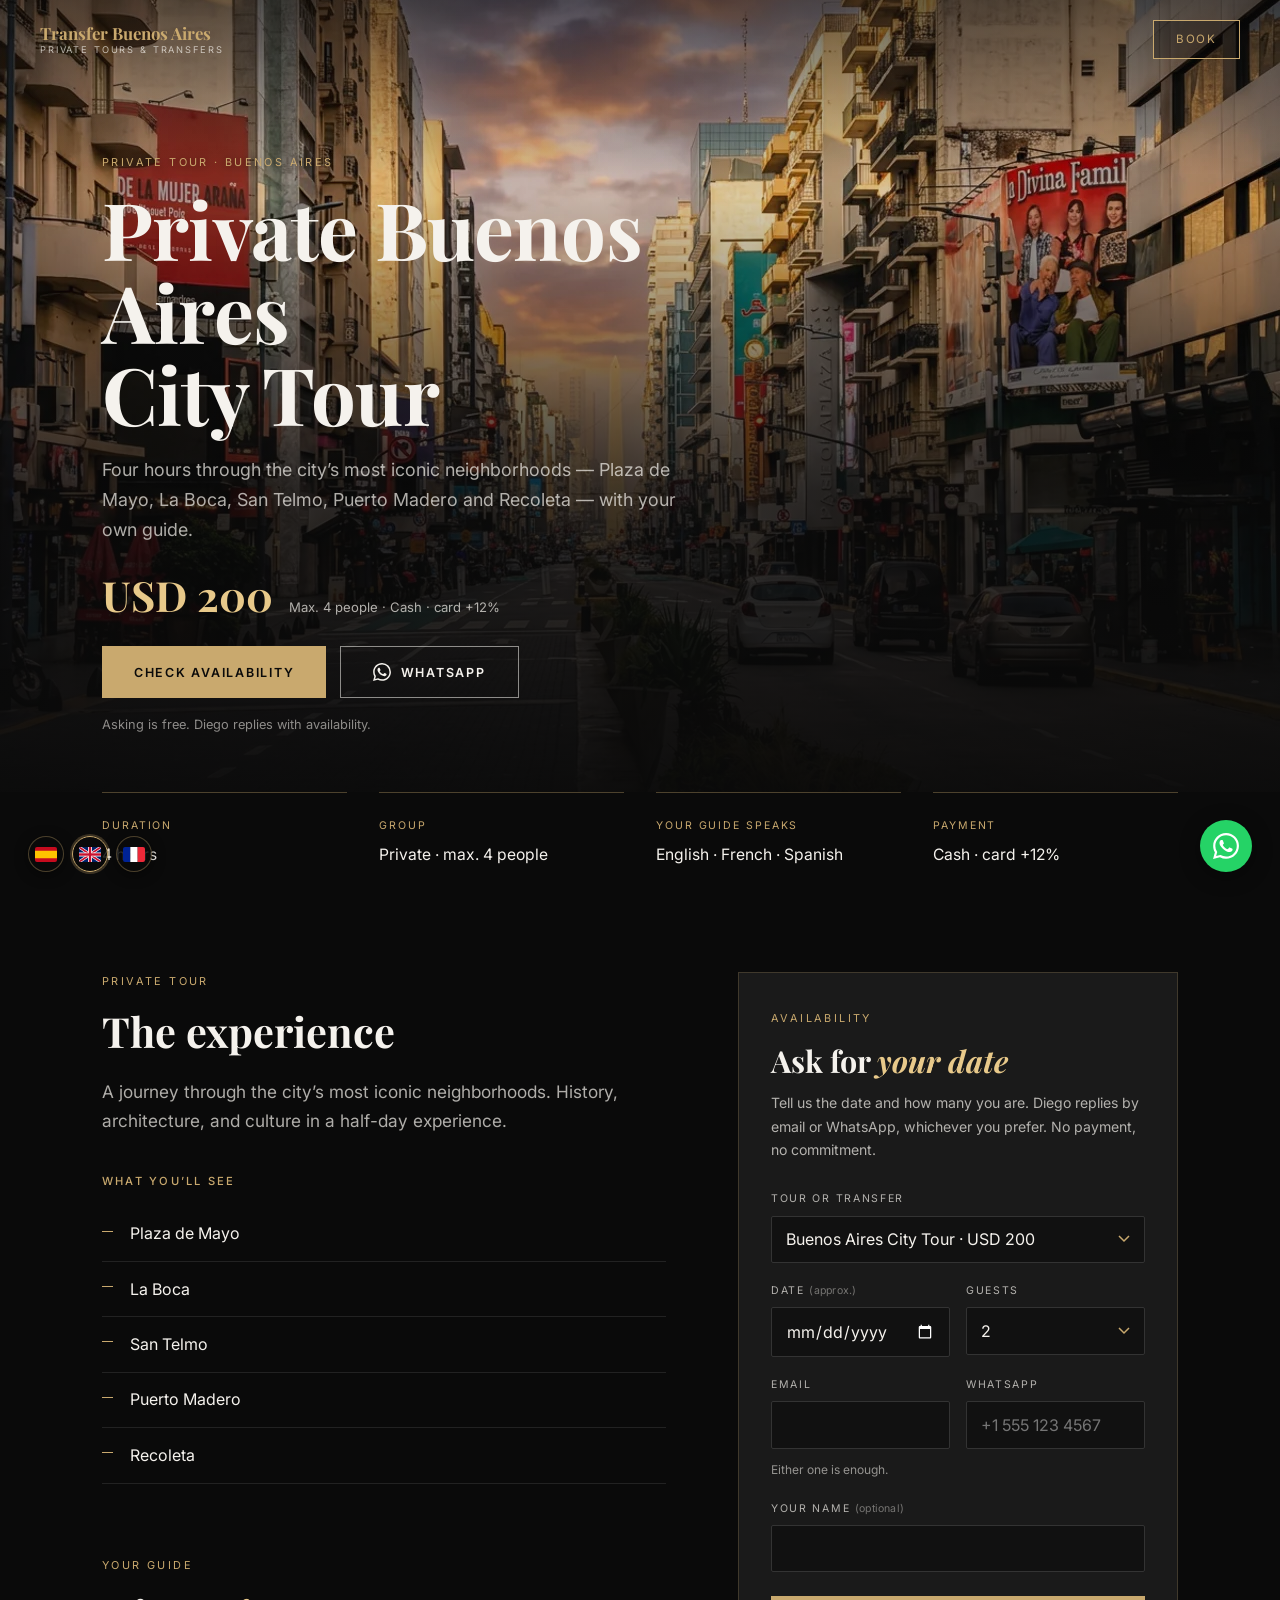
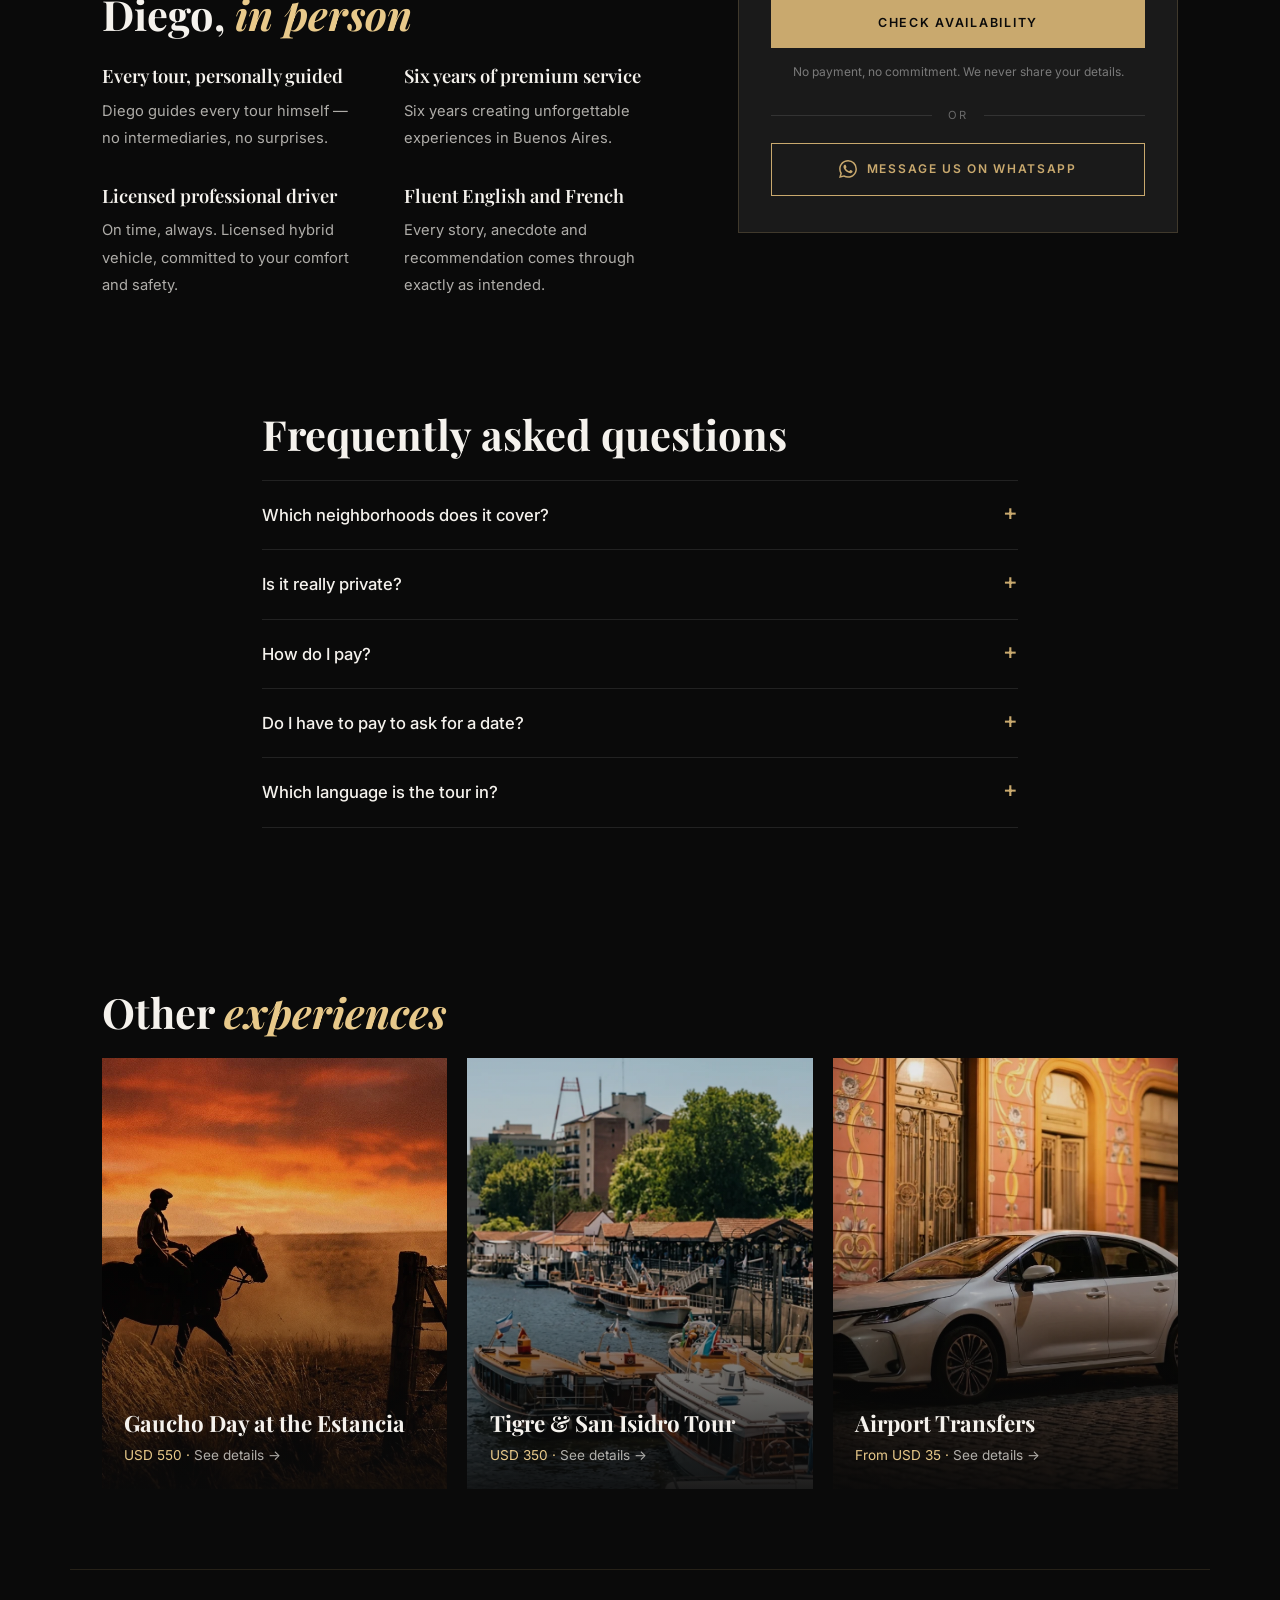
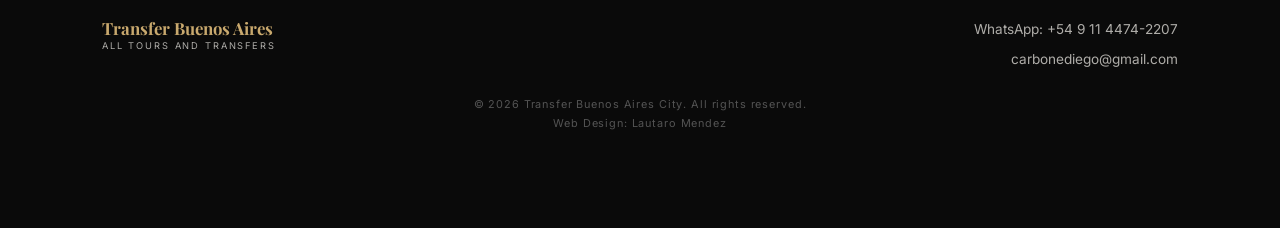
<file: en/city-tour.html>
<!DOCTYPE html>
<html lang="en" translate="no">
<head>
  <script async src="https://www.googletagmanager.com/gtag/js?id=AW-18299581753"></script>
  <script>
    window.dataLayer = window.dataLayer || [];
    function gtag(){dataLayer.push(arguments);}
    gtag('js', new Date());
    gtag('config', 'AW-18299581753');
  </script>
  <script>
    (function(c,l,a,r,i,t,y){
        c[a]=c[a]||function(){(c[a].q=c[a].q||[]).push(arguments)};
        t=l.createElement(r);t.async=1;t.src="https://www.clarity.ms/tag/"+i;
        y=l.getElementsByTagName(r)[0];y.parentNode.insertBefore(t,y);
    })(window, document, "clarity", "script", "z2kd7cgrm0");
  </script>
  <meta charset="UTF-8" />
  <meta name="viewport" content="width=device-width, initial-scale=1.0" />
  <meta name="google" content="notranslate" />
  <title>Private Buenos Aires City Tour with English &amp; French-speaking Guide · USD 200 | Transfer Buenos Aires City</title>
  <meta name="description" content="Four-hour private city tour of Buenos Aires: Plaza de Mayo, La Boca, San Telmo, Puerto Madero and Recoleta. Your own English &amp; French-speaking guide. USD 200." />
  <link rel="canonical" href="https://www.transferbuenosaires.com/en/city-tour" />
  <link rel="alternate" hreflang="en" href="https://www.transferbuenosaires.com/en/city-tour" />
  <link rel="alternate" hreflang="fr" href="https://www.transferbuenosaires.com/fr/city-tour" />
  <link rel="alternate" hreflang="es" href="https://www.transferbuenosaires.com/es/city-tour" />
  <link rel="alternate" hreflang="x-default" href="https://www.transferbuenosaires.com/en/city-tour" />
  <meta property="og:type" content="website" />
  <meta property="og:locale" content="en_US" />
  <meta property="og:title" content="Private Buenos Aires City Tour with English &amp; French-speaking Guide · USD 200" />
  <meta property="og:description" content="Four-hour private city tour of Buenos Aires: Plaza de Mayo, La Boca, San Telmo, Puerto Madero and Recoleta. Your own English &amp; French-speaking guide. USD 200." />
  <meta property="og:url" content="https://www.transferbuenosaires.com/en/city-tour" />
  <meta property="og:image" content="https://www.transferbuenosaires.com/img/serv1.webp" />
  <meta name="twitter:card" content="summary_large_image" />
  <meta name="twitter:image" content="https://www.transferbuenosaires.com/img/serv1.webp" />
  <link rel="icon" type="image/svg+xml" href="data:image/svg+xml,<svg xmlns='http://www.w3.org/2000/svg' viewBox='0 0 32 32'><rect width='32' height='32' rx='4' fill='%230a0a0a'/><text x='16' y='22' font-family='Georgia,serif' font-size='20' font-weight='bold' fill='%23c9a96e' text-anchor='middle'>T</text></svg>" />
  <link rel="preload" as="image" href="/img/serv1.webp" fetchpriority="high" />
  <link rel="preconnect" href="https://fonts.googleapis.com" />
  <link rel="preconnect" href="https://fonts.gstatic.com" crossorigin />
  <link href="https://fonts.googleapis.com/css2?family=Playfair+Display:ital,wght@0,600;0,700;1,600&family=Inter:wght@300;400;500;600&display=swap" rel="stylesheet" />
  <link rel="stylesheet" href="/css/tour.css?v=1" />
  <script type="application/ld+json">{"@context":"https://schema.org","@type":"TouristTrip","name":"Private Buenos Aires City Tour","description":"Four-hour private city tour of Buenos Aires: Plaza de Mayo, La Boca, San Telmo, Puerto Madero and Recoleta. Your own English & French-speaking guide. USD 200.","url":"https://www.transferbuenosaires.com/en/city-tour","image":"https://www.transferbuenosaires.com/img/serv1.webp","inLanguage":"en","provider":{"@type":"LocalBusiness","name":"Transfer Buenos Aires City","url":"https://www.transferbuenosaires.com/","telephone":"+5491144742207"},"offers":{"@type":"Offer","price":"200","priceCurrency":"USD","url":"https://www.transferbuenosaires.com/en/city-tour"}}</script>
  <script type="application/ld+json">{"@context":"https://schema.org","@type":"FAQPage","mainEntity":[{"@type":"Question","name":"Which neighborhoods does it cover?","acceptedAnswer":{"@type":"Answer","text":"Plaza de Mayo, La Boca, San Telmo, Puerto Madero and Recoleta, in about four hours."}},{"@type":"Question","name":"Is it really private?","acceptedAnswer":{"@type":"Answer","text":"Yes. Only your group travels — no strangers, no third-party schedules. Pace, stops and route are designed around you. Maximum 4 people per service."}},{"@type":"Question","name":"How do I pay?","acceptedAnswer":{"@type":"Answer","text":"Prices are in US dollars, cash. Credit card payments carry a 12% surcharge."}},{"@type":"Question","name":"Do I have to pay to ask for a date?","acceptedAnswer":{"@type":"Answer","text":"No. Send the form or a WhatsApp message and Diego replies with availability. No payment, no commitment."}},{"@type":"Question","name":"Which language is the tour in?","acceptedAnswer":{"@type":"Answer","text":"English, French or Spanish — Diego speaks all three."}}]}</script>
</head>
<body data-service="city" data-wa-key="city">

<nav class="t-nav">
  <a href="/en" class="nav-logo">Transfer Buenos Aires<span>Private Tours &amp; Transfers</span></a>
  <a href="#book" class="nav-cta">Book</a>
</nav>

<header class="t-hero">
  <img class="t-hero-img" src="/img/serv1.webp" alt="Avenida Corrientes and the Obelisk of Buenos Aires at sunset" width="1280" height="956" fetchpriority="high" />
  <div class="t-hero-shade"></div>
  <div class="t-hero-inner">
    <span class="t-eyebrow">Private tour · Buenos Aires</span>
    <h1 class="t-h1">Private Buenos Aires<br>City Tour</h1>
    <p class="t-sub">Four hours through the city’s most iconic neighborhoods — Plaza de Mayo, La Boca, San Telmo, Puerto Madero and Recoleta — with your own guide.</p>
    <div class="t-price">
      <span class="price-num">USD 200</span>
      <span class="price-notes">Max. 4 people · Cash · card +12%</span>
    </div>
    <div class="t-ctas">
      <a href="#book" class="btn-gold">Check availability</a>
      <a href="https://wa.me/5491144742207" data-wa="city" target="_blank" rel="noopener" class="btn-line"><svg xmlns="http://www.w3.org/2000/svg" viewBox="0 0 24 24" aria-hidden="true"><path d="M17.472 14.382c-.297-.149-1.758-.867-2.03-.967-.273-.099-.471-.148-.67.15-.197.297-.767.966-.94 1.164-.173.199-.347.223-.644.075-.297-.15-1.255-.463-2.39-1.475-.883-.788-1.48-1.761-1.653-2.059-.173-.297-.018-.458.13-.606.134-.133.298-.347.446-.52.149-.174.198-.298.298-.497.099-.198.05-.371-.025-.52-.075-.149-.669-1.612-.916-2.207-.242-.579-.487-.5-.669-.51-.173-.008-.371-.01-.57-.01-.198 0-.52.074-.792.372-.272.297-1.04 1.016-1.04 2.479 0 1.462 1.065 2.875 1.213 3.074.149.198 2.096 3.2 5.077 4.487.709.306 1.262.489 1.694.625.712.227 1.36.195 1.871.118.571-.085 1.758-.719 2.006-1.413.248-.694.248-1.289.173-1.413-.074-.124-.272-.198-.57-.347m-5.421 7.403h-.004a9.87 9.87 0 01-5.031-1.378l-.361-.214-3.741.982.998-3.648-.235-.374a9.86 9.86 0 01-1.51-5.26c.001-5.45 4.436-9.884 9.888-9.884 2.64 0 5.122 1.03 6.988 2.898a9.825 9.825 0 012.893 6.994c-.003 5.45-4.437 9.884-9.885 9.884m8.413-18.297A11.815 11.815 0 0012.05 0C5.495 0 .16 5.335.157 11.892c0 2.096.547 4.142 1.588 5.945L.057 24l6.305-1.654a11.882 11.882 0 005.683 1.448h.005c6.554 0 11.89-5.335 11.893-11.893a11.821 11.821 0 00-3.48-8.413z"/></svg><span>WhatsApp</span></a>
    </div>
    <p class="t-nopay">Asking is free. Diego replies with availability.</p>
  </div>
</header>

<section class="t-facts" aria-label="Duration">
  <div class="t-fact"><span class="t-fact-k">Duration</span><span class="t-fact-v">4 hours</span></div>
  <div class="t-fact"><span class="t-fact-k">Group</span><span class="t-fact-v">Private · max. 4 people</span></div>
  <div class="t-fact"><span class="t-fact-k">Your guide speaks</span><span class="t-fact-v">English · French · Spanish</span></div>
  <div class="t-fact"><span class="t-fact-k">Payment</span><span class="t-fact-v">Cash · card +12%</span></div>
</section>

<main>
  <section class="t-sec t-main">
    <div class="t-col">
      <span class="t-label">Private tour</span>
      <h2 class="t-h2">The experience</h2>
      <p class="t-about">A journey through the city’s most iconic neighborhoods. History, architecture, and culture in a half-day experience.</p>
      <h3 class="t-h3">What you’ll see</h3>
        <ul class="t-list">
          <li>Plaza de Mayo</li>
          <li>La Boca</li>
          <li>San Telmo</li>
          <li>Puerto Madero</li>
          <li>Recoleta</li>
        </ul>

      <div class="t-guide">
        <span class="t-label">Your guide</span>
        <h2 class="t-h2">Diego, <em>in person</em></h2>
        <ul class="t-guide-list">
          <li><strong>Every tour, personally guided</strong><span>Diego guides every tour himself — no intermediaries, no surprises.</span></li>
          <li><strong>Six years of premium service</strong><span>Six years creating unforgettable experiences in Buenos Aires.</span></li>
          <li><strong>Licensed professional driver</strong><span>On time, always. Licensed hybrid vehicle, committed to your comfort and safety.</span></li>
          <li><strong>Fluent English and French</strong><span>Every story, anecdote and recommendation comes through exactly as intended.</span></li>
        </ul>
        <!-- LUGAR PARA RESEÑAS REALES: cuando Diego mande testimonios o la ficha de Google tenga
             reseñas, van acá (texto tal cual, con nombre y país). No inventar ni corregir. -->
      </div>
    </div>

    <aside class="t-book" id="book">
      <div class="booking-form">
        <span class="t-label">Availability</span>
        <h2 class="t-form-title">Ask for <em>your date</em></h2>
        <p class="t-form-lead">Tell us the date and how many you are. Diego replies by email or WhatsApp, whichever you prefer. No payment, no commitment.</p>
        <form id="bookingForm" novalidate>
          <div class="bf-field">
            <label for="bf-service">Tour or transfer</label>
            <select id="bf-service" name="service">
              <option value="city" selected>Buenos Aires City Tour · USD 200</option>
              <option value="tigre">Tigre &amp; San Isidro · USD 350</option>
              <option value="gaucho">Gaucho Day at the Estancia · USD 550</option>
              <option value="ezeiza">Ezeiza Airport transfer</option>
              <option value="aeroparque">Aeroparque transfer</option>
              <option value="otro">Something else / not sure yet</option>
            </select>
          </div>
          <div class="bf-row">
            <div class="bf-field">
              <label for="bf-date">Date <span class="opt">(approx.)</span></label>
              <input type="date" id="bf-date" name="date" />
            </div>
            <div class="bf-field">
              <label for="bf-people">Guests</label>
              <select id="bf-people" name="people">
                <option value="1">1</option>
                <option value="2" selected>2</option>
                <option value="3">3</option>
                <option value="4">4</option>
                <option value="5">5</option>
                <option value="6">6</option>
                <option value="7">7</option>
                <option value="8+">8+</option>
              </select>
            </div>
          </div>
          <div class="bf-row" id="bf-f-contact">
            <div class="bf-field">
              <label for="bf-email">Email</label>
              <input type="email" id="bf-email" name="email" autocomplete="email" inputmode="email" maxlength="80" />
            </div>
            <div class="bf-field">
              <label for="bf-phone">WhatsApp</label>
              <input type="tel" id="bf-phone" name="phone" autocomplete="tel" inputmode="tel" maxlength="30" placeholder="+1 555 123 4567" />
            </div>
          </div>
          <p class="bf-hint">Either one is enough.</p>
          <p class="bf-error" id="bf-e-contact">Please leave an email or WhatsApp number so we can reply.</p>
          <div class="bf-field">
            <label for="bf-name">Your name <span class="opt">(optional)</span></label>
            <input type="text" id="bf-name" name="name" autocomplete="name" maxlength="60" />
          </div>
          <div aria-hidden="true" style="position:absolute;left:-9999px;top:auto;width:1px;height:1px;overflow:hidden">
            <label for="bf-website">No completar</label>
            <input type="text" id="bf-website" name="website" tabindex="-1" autocomplete="off" />
          </div>
          <button type="submit" class="btn-gold bf-submit" id="bf-submit">Check availability</button>
          <p class="bf-note">No payment, no commitment. We never share your details.</p>
          <div class="bf-send-error" id="bf-send-error">We couldn’t send your request. Please try again in a moment, or message us on WhatsApp.</div>
        </form>
        <div class="bf-thanks" id="bf-thanks" role="status">
          <div class="bf-thanks-mark"><svg viewBox="0 0 24 24"><path d="M5 12.5l4.5 4.5L19 7.5" stroke-linecap="round" stroke-linejoin="round"/></svg></div>
          <h3>Request received</h3>
          <p>Diego will get back to you by email or WhatsApp. If it’s urgent, message him directly.</p>
        </div>
        <div class="bf-or">or</div>
        <a href="https://wa.me/5491144742207" data-wa="city" target="_blank" rel="noopener" class="bf-wa"><svg xmlns="http://www.w3.org/2000/svg" viewBox="0 0 24 24" aria-hidden="true"><path d="M17.472 14.382c-.297-.149-1.758-.867-2.03-.967-.273-.099-.471-.148-.67.15-.197.297-.767.966-.94 1.164-.173.199-.347.223-.644.075-.297-.15-1.255-.463-2.39-1.475-.883-.788-1.48-1.761-1.653-2.059-.173-.297-.018-.458.13-.606.134-.133.298-.347.446-.52.149-.174.198-.298.298-.497.099-.198.05-.371-.025-.52-.075-.149-.669-1.612-.916-2.207-.242-.579-.487-.5-.669-.51-.173-.008-.371-.01-.57-.01-.198 0-.52.074-.792.372-.272.297-1.04 1.016-1.04 2.479 0 1.462 1.065 2.875 1.213 3.074.149.198 2.096 3.2 5.077 4.487.709.306 1.262.489 1.694.625.712.227 1.36.195 1.871.118.571-.085 1.758-.719 2.006-1.413.248-.694.248-1.289.173-1.413-.074-.124-.272-.198-.57-.347m-5.421 7.403h-.004a9.87 9.87 0 01-5.031-1.378l-.361-.214-3.741.982.998-3.648-.235-.374a9.86 9.86 0 01-1.51-5.26c.001-5.45 4.436-9.884 9.888-9.884 2.64 0 5.122 1.03 6.988 2.898a9.825 9.825 0 012.893 6.994c-.003 5.45-4.437 9.884-9.885 9.884m8.413-18.297A11.815 11.815 0 0012.05 0C5.495 0 .16 5.335.157 11.892c0 2.096.547 4.142 1.588 5.945L.057 24l6.305-1.654a11.882 11.882 0 005.683 1.448h.005c6.554 0 11.89-5.335 11.893-11.893a11.821 11.821 0 00-3.48-8.413z"/></svg><span>Message us on WhatsApp</span></a>
      </div>
    </aside>
  </section>

  <section class="t-sec t-faq">
    <h2 class="t-h2">Frequently asked questions</h2>
    <details><summary>Which neighborhoods does it cover?</summary><p>Plaza de Mayo, La Boca, San Telmo, Puerto Madero and Recoleta, in about four hours.</p></details>
    <details><summary>Is it really private?</summary><p>Yes. Only your group travels — no strangers, no third-party schedules. Pace, stops and route are designed around you. Maximum 4 people per service.</p></details>
    <details><summary>How do I pay?</summary><p>Prices are in US dollars, cash. Credit card payments carry a 12% surcharge.</p></details>
    <details><summary>Do I have to pay to ask for a date?</summary><p>No. Send the form or a WhatsApp message and Diego replies with availability. No payment, no commitment.</p></details>
    <details><summary>Which language is the tour in?</summary><p>English, French or Spanish — Diego speaks all three.</p></details>
  </section>

  <section class="t-sec t-others">
    <h2 class="t-h2">Other <em>experiences</em></h2>
    <div class="o-grid">
      <a class="o-card" href="/en/gaucho-day">
        <img src="/img/serv3.webp" alt="Gaucho on horseback at sunset on the Argentine pampas" loading="lazy" width="1280" height="956" />
        <span class="o-body">
          <span class="o-name">Gaucho Day at the Estancia</span>
          <span class="o-meta">USD 550 · <span class="o-see">See details →</span></span>
        </span>
      </a>
      <a class="o-card" href="/en/tigre">
        <img src="/img/serv2.webp" alt="Wooden passenger boats moored on the river in Tigre" loading="lazy" width="1280" height="956" />
        <span class="o-body">
          <span class="o-name">Tigre &amp; San Isidro Tour</span>
          <span class="o-meta">USD 350 · <span class="o-see">See details →</span></span>
        </span>
      </a>
      <a class="o-card" href="/en/airport-transfer">
        <img src="/img/auto.webp" alt="White hybrid sedan used for private transfers, parked on a cobblestone street in Buenos Aires" loading="lazy" width="1280" height="956" />
        <span class="o-body">
          <span class="o-name">Airport Transfers</span>
          <span class="o-meta">From USD 35 · <span class="o-see">See details →</span></span>
        </span>
      </a>
    </div>
  </section>
</main>

<footer class="t-footer">
  <a href="/en" class="nav-logo">Transfer Buenos Aires<span>All tours and transfers</span></a>
  <div class="t-footer-links">
    <a href="https://wa.me/5491144742207" data-wa="consulta" target="_blank" rel="noopener">WhatsApp: +54 9 11 4474-2207</a>
    <a href="mailto:carbonediego@gmail.com">carbonediego@gmail.com</a>
  </div>
  <p class="t-copy">© 2026 Transfer Buenos Aires City. All rights reserved.<br>Web Design: <a href="https://lautaromendez.com.ar" target="_blank" rel="noopener">Lautaro Mendez</a></p>
</footer>

<div class="lang-switcher">
  <a class="lang-btn" href="/es/city-tour" hreflang="es" data-lang="es" title="Español" aria-label="Español"><svg viewBox="0 0 22 15" xmlns="http://www.w3.org/2000/svg"><rect width="22" height="15" fill="#c60b1e"/><rect y="3.75" width="22" height="7.5" fill="#ffc400"/></svg></a>
  <a class="lang-btn active" href="/en/city-tour" hreflang="en" data-lang="en" title="English" aria-label="English"><svg viewBox="0 0 22 15" xmlns="http://www.w3.org/2000/svg"><rect width="22" height="15" fill="#012169"/><path d="M0,0 L22,15 M22,0 L0,15" stroke="#fff" stroke-width="3"/><path d="M0,0 L22,15 M22,0 L0,15" stroke="#c8102e" stroke-width="1.8"/><rect x="9" width="4" height="15" fill="#fff"/><rect y="5.5" width="22" height="4" fill="#fff"/><rect x="9.8" width="2.4" height="15" fill="#c8102e"/><rect y="6.3" width="22" height="2.4" fill="#c8102e"/></svg></a>
  <a class="lang-btn" href="/fr/city-tour" hreflang="fr" data-lang="fr" title="Français" aria-label="Français"><svg viewBox="0 0 22 15" xmlns="http://www.w3.org/2000/svg"><rect width="7.33" height="15" fill="#002395"/><rect x="7.33" width="7.34" height="15" fill="#fff"/><rect x="14.67" width="7.33" height="15" fill="#ed2939"/></svg></a>
</div>

<a href="https://wa.me/5491144742207" data-wa="city" class="wa-float" target="_blank" rel="noopener" aria-label="WhatsApp"><svg xmlns="http://www.w3.org/2000/svg" viewBox="0 0 24 24" aria-hidden="true"><path d="M17.472 14.382c-.297-.149-1.758-.867-2.03-.967-.273-.099-.471-.148-.67.15-.197.297-.767.966-.94 1.164-.173.199-.347.223-.644.075-.297-.15-1.255-.463-2.39-1.475-.883-.788-1.48-1.761-1.653-2.059-.173-.297-.018-.458.13-.606.134-.133.298-.347.446-.52.149-.174.198-.298.298-.497.099-.198.05-.371-.025-.52-.075-.149-.669-1.612-.916-2.207-.242-.579-.487-.5-.669-.51-.173-.008-.371-.01-.57-.01-.198 0-.52.074-.792.372-.272.297-1.04 1.016-1.04 2.479 0 1.462 1.065 2.875 1.213 3.074.149.198 2.096 3.2 5.077 4.487.709.306 1.262.489 1.694.625.712.227 1.36.195 1.871.118.571-.085 1.758-.719 2.006-1.413.248-.694.248-1.289.173-1.413-.074-.124-.272-.198-.57-.347m-5.421 7.403h-.004a9.87 9.87 0 01-5.031-1.378l-.361-.214-3.741.982.998-3.648-.235-.374a9.86 9.86 0 01-1.51-5.26c.001-5.45 4.436-9.884 9.888-9.884 2.64 0 5.122 1.03 6.988 2.898a9.825 9.825 0 012.893 6.994c-.003 5.45-4.437 9.884-9.885 9.884m8.413-18.297A11.815 11.815 0 0012.05 0C5.495 0 .16 5.335.157 11.892c0 2.096.547 4.142 1.588 5.945L.057 24l6.305-1.654a11.882 11.882 0 005.683 1.448h.005c6.554 0 11.89-5.335 11.893-11.893a11.821 11.821 0 00-3.48-8.413z"/></svg></a>

<script src="/js/tour.js?v=1" defer></script>
</body>
</html>
</file>
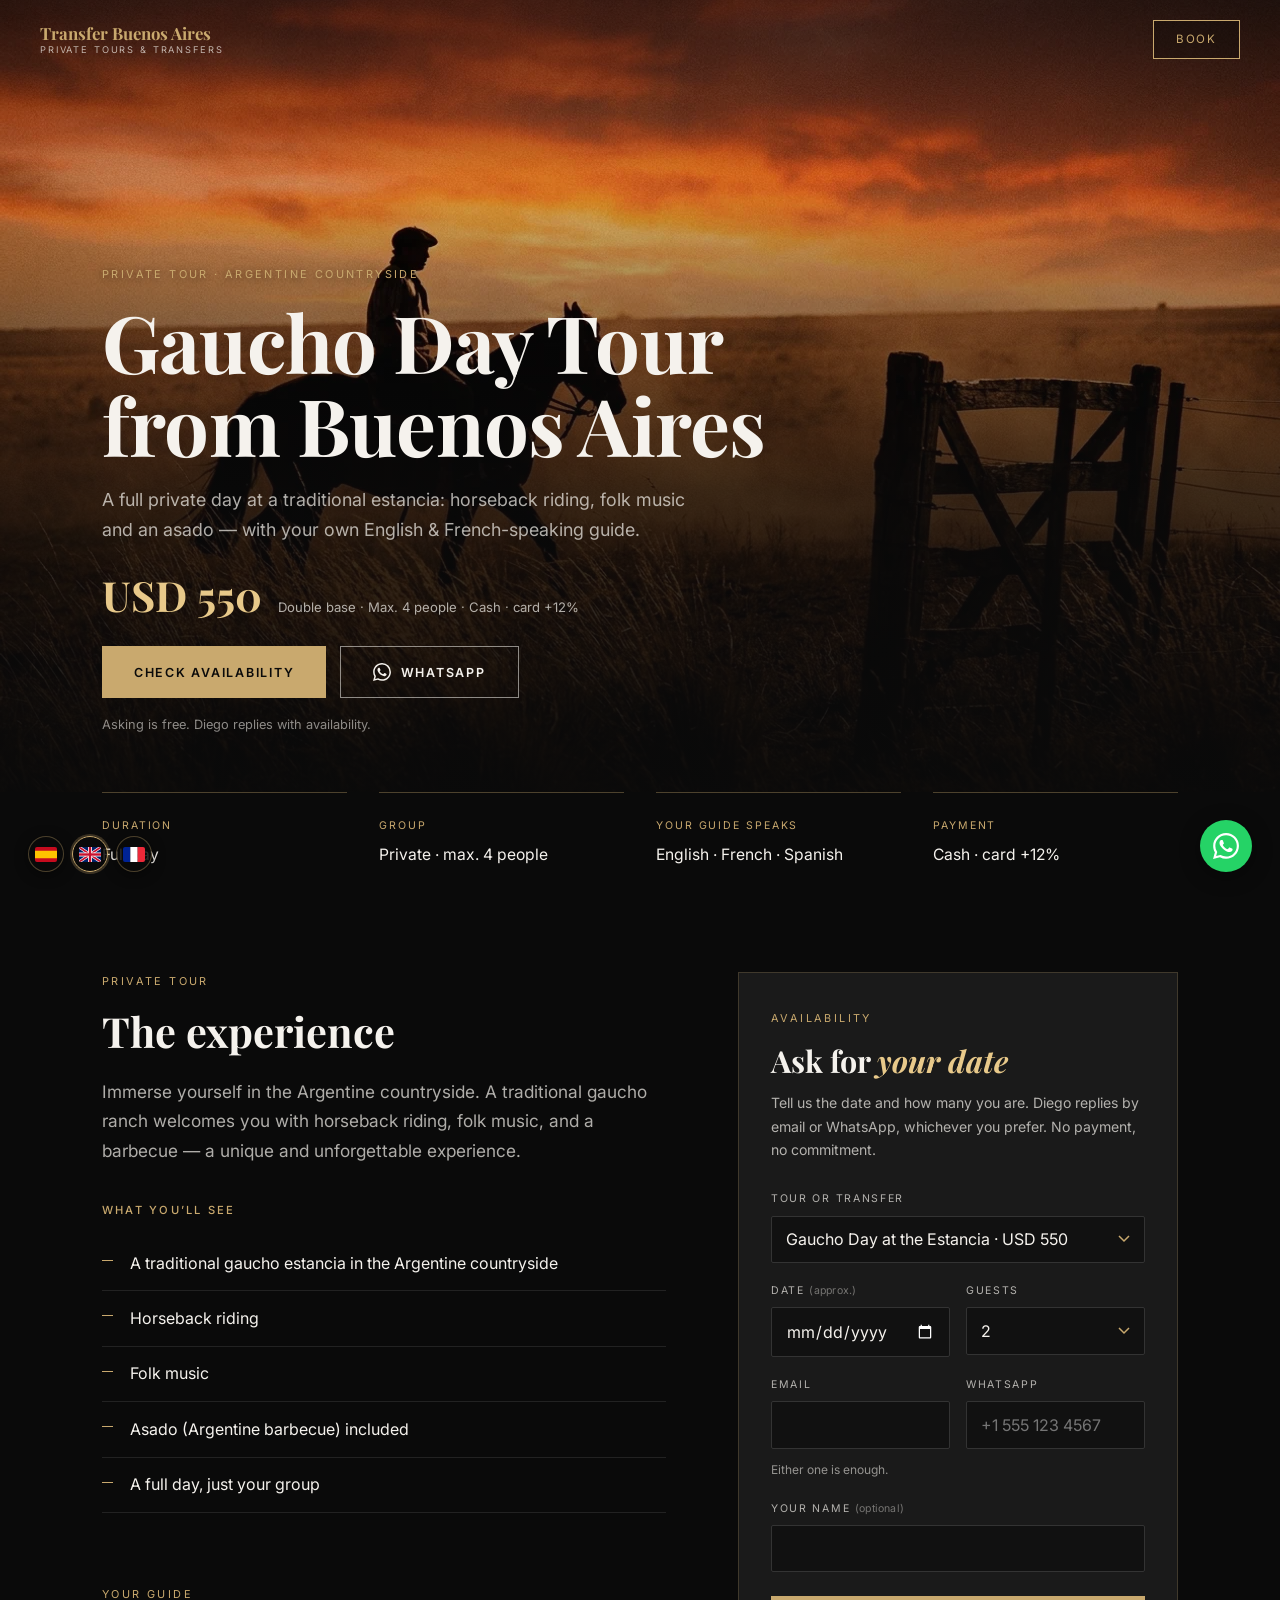
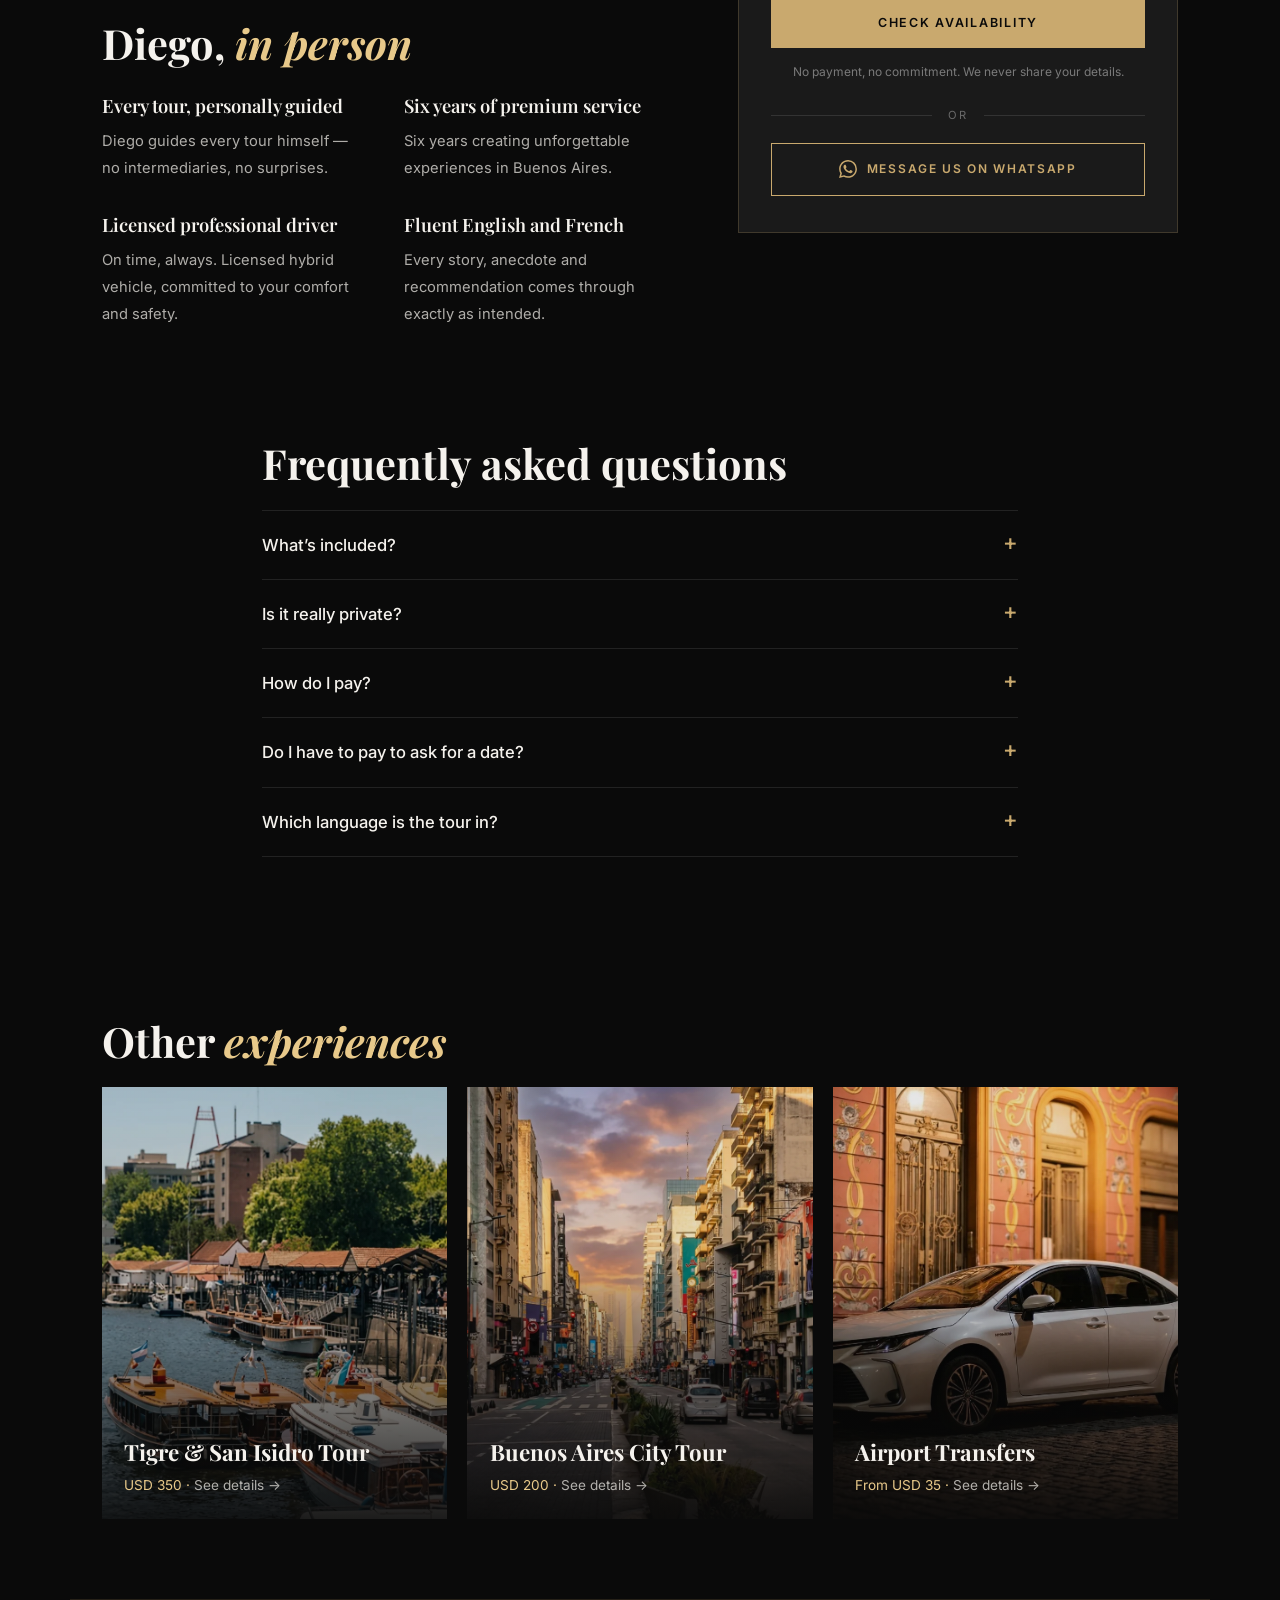
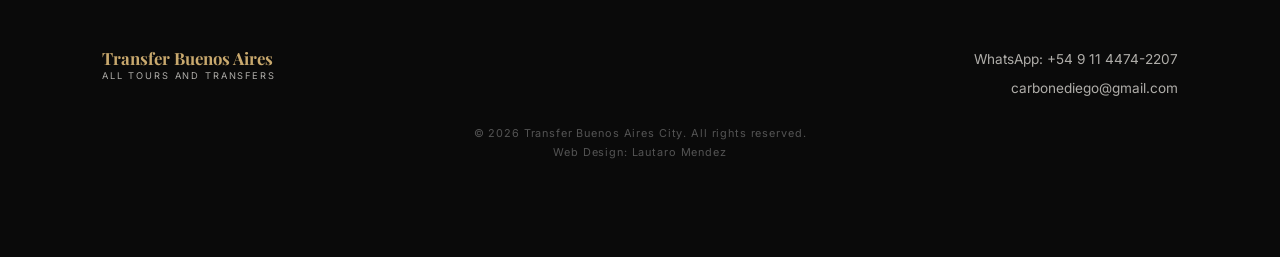
<file: en/gaucho-day.html>
<!DOCTYPE html>
<html lang="en" translate="no">
<head>
  <script async src="https://www.googletagmanager.com/gtag/js?id=AW-18299581753"></script>
  <script>
    window.dataLayer = window.dataLayer || [];
    function gtag(){dataLayer.push(arguments);}
    gtag('js', new Date());
    gtag('config', 'AW-18299581753');
  </script>
  <script>
    (function(c,l,a,r,i,t,y){
        c[a]=c[a]||function(){(c[a].q=c[a].q||[]).push(arguments)};
        t=l.createElement(r);t.async=1;t.src="https://www.clarity.ms/tag/"+i;
        y=l.getElementsByTagName(r)[0];y.parentNode.insertBefore(t,y);
    })(window, document, "clarity", "script", "z2kd7cgrm0");
  </script>
  <meta charset="UTF-8" />
  <meta name="viewport" content="width=device-width, initial-scale=1.0" />
  <meta name="google" content="notranslate" />
  <title>Private Gaucho Day Tour from Buenos Aires · USD 550 | Transfer Buenos Aires City</title>
  <meta name="description" content="A full private day at a traditional gaucho estancia from Buenos Aires: horseback riding, folk music and asado. English &amp; French-speaking guide. USD 550." />
  <link rel="canonical" href="https://www.transferbuenosaires.com/en/gaucho-day" />
  <link rel="alternate" hreflang="en" href="https://www.transferbuenosaires.com/en/gaucho-day" />
  <link rel="alternate" hreflang="fr" href="https://www.transferbuenosaires.com/fr/gaucho-day" />
  <link rel="alternate" hreflang="es" href="https://www.transferbuenosaires.com/es/gaucho-day" />
  <link rel="alternate" hreflang="x-default" href="https://www.transferbuenosaires.com/en/gaucho-day" />
  <meta property="og:type" content="website" />
  <meta property="og:locale" content="en_US" />
  <meta property="og:title" content="Private Gaucho Day Tour from Buenos Aires · USD 550" />
  <meta property="og:description" content="A full private day at a traditional gaucho estancia from Buenos Aires: horseback riding, folk music and asado. English &amp; French-speaking guide. USD 550." />
  <meta property="og:url" content="https://www.transferbuenosaires.com/en/gaucho-day" />
  <meta property="og:image" content="https://www.transferbuenosaires.com/img/serv3.webp" />
  <meta name="twitter:card" content="summary_large_image" />
  <meta name="twitter:image" content="https://www.transferbuenosaires.com/img/serv3.webp" />
  <link rel="icon" type="image/svg+xml" href="data:image/svg+xml,<svg xmlns='http://www.w3.org/2000/svg' viewBox='0 0 32 32'><rect width='32' height='32' rx='4' fill='%230a0a0a'/><text x='16' y='22' font-family='Georgia,serif' font-size='20' font-weight='bold' fill='%23c9a96e' text-anchor='middle'>T</text></svg>" />
  <link rel="preload" as="image" href="/img/serv3.webp" fetchpriority="high" />
  <link rel="preconnect" href="https://fonts.googleapis.com" />
  <link rel="preconnect" href="https://fonts.gstatic.com" crossorigin />
  <link href="https://fonts.googleapis.com/css2?family=Playfair+Display:ital,wght@0,600;0,700;1,600&family=Inter:wght@300;400;500;600&display=swap" rel="stylesheet" />
  <link rel="stylesheet" href="/css/tour.css?v=1" />
  <script type="application/ld+json">{"@context":"https://schema.org","@type":"TouristTrip","name":"Gaucho Day Tour from Buenos Aires","description":"A full private day at a traditional gaucho estancia from Buenos Aires: horseback riding, folk music and asado. English & French-speaking guide. USD 550.","url":"https://www.transferbuenosaires.com/en/gaucho-day","image":"https://www.transferbuenosaires.com/img/serv3.webp","inLanguage":"en","provider":{"@type":"LocalBusiness","name":"Transfer Buenos Aires City","url":"https://www.transferbuenosaires.com/","telephone":"+5491144742207"},"offers":{"@type":"Offer","price":"550","priceCurrency":"USD","url":"https://www.transferbuenosaires.com/en/gaucho-day"}}</script>
  <script type="application/ld+json">{"@context":"https://schema.org","@type":"FAQPage","mainEntity":[{"@type":"Question","name":"What’s included?","acceptedAnswer":{"@type":"Answer","text":"A full day at a traditional estancia with horseback riding, folk music and an asado (Argentine barbecue)."}},{"@type":"Question","name":"Is it really private?","acceptedAnswer":{"@type":"Answer","text":"Yes. Only your group travels — no strangers, no third-party schedules. Pace, stops and route are designed around you. Maximum 4 people per service."}},{"@type":"Question","name":"How do I pay?","acceptedAnswer":{"@type":"Answer","text":"Prices are in US dollars, cash. Credit card payments carry a 12% surcharge."}},{"@type":"Question","name":"Do I have to pay to ask for a date?","acceptedAnswer":{"@type":"Answer","text":"No. Send the form or a WhatsApp message and Diego replies with availability. No payment, no commitment."}},{"@type":"Question","name":"Which language is the tour in?","acceptedAnswer":{"@type":"Answer","text":"English, French or Spanish — Diego speaks all three."}}]}</script>
</head>
<body data-service="gaucho" data-wa-key="gaucho">

<nav class="t-nav">
  <a href="/en" class="nav-logo">Transfer Buenos Aires<span>Private Tours &amp; Transfers</span></a>
  <a href="#book" class="nav-cta">Book</a>
</nav>

<header class="t-hero">
  <img class="t-hero-img" src="/img/serv3.webp" alt="Gaucho on horseback at sunset on the Argentine pampas" width="1280" height="956" fetchpriority="high" />
  <div class="t-hero-shade"></div>
  <div class="t-hero-inner">
    <span class="t-eyebrow">Private tour · Argentine countryside</span>
    <h1 class="t-h1">Gaucho Day Tour<br>from Buenos Aires</h1>
    <p class="t-sub">A full private day at a traditional estancia: horseback riding, folk music and an asado — with your own English &amp; French-speaking guide.</p>
    <div class="t-price">
      <span class="price-num">USD 550</span>
      <span class="price-notes">Double base · Max. 4 people · Cash · card +12%</span>
    </div>
    <div class="t-ctas">
      <a href="#book" class="btn-gold">Check availability</a>
      <a href="https://wa.me/5491144742207" data-wa="gaucho" target="_blank" rel="noopener" class="btn-line"><svg xmlns="http://www.w3.org/2000/svg" viewBox="0 0 24 24" aria-hidden="true"><path d="M17.472 14.382c-.297-.149-1.758-.867-2.03-.967-.273-.099-.471-.148-.67.15-.197.297-.767.966-.94 1.164-.173.199-.347.223-.644.075-.297-.15-1.255-.463-2.39-1.475-.883-.788-1.48-1.761-1.653-2.059-.173-.297-.018-.458.13-.606.134-.133.298-.347.446-.52.149-.174.198-.298.298-.497.099-.198.05-.371-.025-.52-.075-.149-.669-1.612-.916-2.207-.242-.579-.487-.5-.669-.51-.173-.008-.371-.01-.57-.01-.198 0-.52.074-.792.372-.272.297-1.04 1.016-1.04 2.479 0 1.462 1.065 2.875 1.213 3.074.149.198 2.096 3.2 5.077 4.487.709.306 1.262.489 1.694.625.712.227 1.36.195 1.871.118.571-.085 1.758-.719 2.006-1.413.248-.694.248-1.289.173-1.413-.074-.124-.272-.198-.57-.347m-5.421 7.403h-.004a9.87 9.87 0 01-5.031-1.378l-.361-.214-3.741.982.998-3.648-.235-.374a9.86 9.86 0 01-1.51-5.26c.001-5.45 4.436-9.884 9.888-9.884 2.64 0 5.122 1.03 6.988 2.898a9.825 9.825 0 012.893 6.994c-.003 5.45-4.437 9.884-9.885 9.884m8.413-18.297A11.815 11.815 0 0012.05 0C5.495 0 .16 5.335.157 11.892c0 2.096.547 4.142 1.588 5.945L.057 24l6.305-1.654a11.882 11.882 0 005.683 1.448h.005c6.554 0 11.89-5.335 11.893-11.893a11.821 11.821 0 00-3.48-8.413z"/></svg><span>WhatsApp</span></a>
    </div>
    <p class="t-nopay">Asking is free. Diego replies with availability.</p>
  </div>
</header>

<section class="t-facts" aria-label="Duration">
  <div class="t-fact"><span class="t-fact-k">Duration</span><span class="t-fact-v">Full day</span></div>
  <div class="t-fact"><span class="t-fact-k">Group</span><span class="t-fact-v">Private · max. 4 people</span></div>
  <div class="t-fact"><span class="t-fact-k">Your guide speaks</span><span class="t-fact-v">English · French · Spanish</span></div>
  <div class="t-fact"><span class="t-fact-k">Payment</span><span class="t-fact-v">Cash · card +12%</span></div>
</section>

<main>
  <section class="t-sec t-main">
    <div class="t-col">
      <span class="t-label">Private tour</span>
      <h2 class="t-h2">The experience</h2>
      <p class="t-about">Immerse yourself in the Argentine countryside. A traditional gaucho ranch welcomes you with horseback riding, folk music, and a barbecue — a unique and unforgettable experience.</p>
      <h3 class="t-h3">What you’ll see</h3>
        <ul class="t-list">
          <li>A traditional gaucho estancia in the Argentine countryside</li>
          <li>Horseback riding</li>
          <li>Folk music</li>
          <li>Asado (Argentine barbecue) included</li>
          <li>A full day, just your group</li>
        </ul>

      <div class="t-guide">
        <span class="t-label">Your guide</span>
        <h2 class="t-h2">Diego, <em>in person</em></h2>
        <ul class="t-guide-list">
          <li><strong>Every tour, personally guided</strong><span>Diego guides every tour himself — no intermediaries, no surprises.</span></li>
          <li><strong>Six years of premium service</strong><span>Six years creating unforgettable experiences in Buenos Aires.</span></li>
          <li><strong>Licensed professional driver</strong><span>On time, always. Licensed hybrid vehicle, committed to your comfort and safety.</span></li>
          <li><strong>Fluent English and French</strong><span>Every story, anecdote and recommendation comes through exactly as intended.</span></li>
        </ul>
        <!-- LUGAR PARA RESEÑAS REALES: cuando Diego mande testimonios o la ficha de Google tenga
             reseñas, van acá (texto tal cual, con nombre y país). No inventar ni corregir. -->
      </div>
    </div>

    <aside class="t-book" id="book">
      <div class="booking-form">
        <span class="t-label">Availability</span>
        <h2 class="t-form-title">Ask for <em>your date</em></h2>
        <p class="t-form-lead">Tell us the date and how many you are. Diego replies by email or WhatsApp, whichever you prefer. No payment, no commitment.</p>
        <form id="bookingForm" novalidate>
          <div class="bf-field">
            <label for="bf-service">Tour or transfer</label>
            <select id="bf-service" name="service">
              <option value="city">Buenos Aires City Tour · USD 200</option>
              <option value="tigre">Tigre &amp; San Isidro · USD 350</option>
              <option value="gaucho" selected>Gaucho Day at the Estancia · USD 550</option>
              <option value="ezeiza">Ezeiza Airport transfer</option>
              <option value="aeroparque">Aeroparque transfer</option>
              <option value="otro">Something else / not sure yet</option>
            </select>
          </div>
          <div class="bf-row">
            <div class="bf-field">
              <label for="bf-date">Date <span class="opt">(approx.)</span></label>
              <input type="date" id="bf-date" name="date" />
            </div>
            <div class="bf-field">
              <label for="bf-people">Guests</label>
              <select id="bf-people" name="people">
                <option value="1">1</option>
                <option value="2" selected>2</option>
                <option value="3">3</option>
                <option value="4">4</option>
                <option value="5">5</option>
                <option value="6">6</option>
                <option value="7">7</option>
                <option value="8+">8+</option>
              </select>
            </div>
          </div>
          <div class="bf-row" id="bf-f-contact">
            <div class="bf-field">
              <label for="bf-email">Email</label>
              <input type="email" id="bf-email" name="email" autocomplete="email" inputmode="email" maxlength="80" />
            </div>
            <div class="bf-field">
              <label for="bf-phone">WhatsApp</label>
              <input type="tel" id="bf-phone" name="phone" autocomplete="tel" inputmode="tel" maxlength="30" placeholder="+1 555 123 4567" />
            </div>
          </div>
          <p class="bf-hint">Either one is enough.</p>
          <p class="bf-error" id="bf-e-contact">Please leave an email or WhatsApp number so we can reply.</p>
          <div class="bf-field">
            <label for="bf-name">Your name <span class="opt">(optional)</span></label>
            <input type="text" id="bf-name" name="name" autocomplete="name" maxlength="60" />
          </div>
          <div aria-hidden="true" style="position:absolute;left:-9999px;top:auto;width:1px;height:1px;overflow:hidden">
            <label for="bf-website">No completar</label>
            <input type="text" id="bf-website" name="website" tabindex="-1" autocomplete="off" />
          </div>
          <button type="submit" class="btn-gold bf-submit" id="bf-submit">Check availability</button>
          <p class="bf-note">No payment, no commitment. We never share your details.</p>
          <div class="bf-send-error" id="bf-send-error">We couldn’t send your request. Please try again in a moment, or message us on WhatsApp.</div>
        </form>
        <div class="bf-thanks" id="bf-thanks" role="status">
          <div class="bf-thanks-mark"><svg viewBox="0 0 24 24"><path d="M5 12.5l4.5 4.5L19 7.5" stroke-linecap="round" stroke-linejoin="round"/></svg></div>
          <h3>Request received</h3>
          <p>Diego will get back to you by email or WhatsApp. If it’s urgent, message him directly.</p>
        </div>
        <div class="bf-or">or</div>
        <a href="https://wa.me/5491144742207" data-wa="gaucho" target="_blank" rel="noopener" class="bf-wa"><svg xmlns="http://www.w3.org/2000/svg" viewBox="0 0 24 24" aria-hidden="true"><path d="M17.472 14.382c-.297-.149-1.758-.867-2.03-.967-.273-.099-.471-.148-.67.15-.197.297-.767.966-.94 1.164-.173.199-.347.223-.644.075-.297-.15-1.255-.463-2.39-1.475-.883-.788-1.48-1.761-1.653-2.059-.173-.297-.018-.458.13-.606.134-.133.298-.347.446-.52.149-.174.198-.298.298-.497.099-.198.05-.371-.025-.52-.075-.149-.669-1.612-.916-2.207-.242-.579-.487-.5-.669-.51-.173-.008-.371-.01-.57-.01-.198 0-.52.074-.792.372-.272.297-1.04 1.016-1.04 2.479 0 1.462 1.065 2.875 1.213 3.074.149.198 2.096 3.2 5.077 4.487.709.306 1.262.489 1.694.625.712.227 1.36.195 1.871.118.571-.085 1.758-.719 2.006-1.413.248-.694.248-1.289.173-1.413-.074-.124-.272-.198-.57-.347m-5.421 7.403h-.004a9.87 9.87 0 01-5.031-1.378l-.361-.214-3.741.982.998-3.648-.235-.374a9.86 9.86 0 01-1.51-5.26c.001-5.45 4.436-9.884 9.888-9.884 2.64 0 5.122 1.03 6.988 2.898a9.825 9.825 0 012.893 6.994c-.003 5.45-4.437 9.884-9.885 9.884m8.413-18.297A11.815 11.815 0 0012.05 0C5.495 0 .16 5.335.157 11.892c0 2.096.547 4.142 1.588 5.945L.057 24l6.305-1.654a11.882 11.882 0 005.683 1.448h.005c6.554 0 11.89-5.335 11.893-11.893a11.821 11.821 0 00-3.48-8.413z"/></svg><span>Message us on WhatsApp</span></a>
      </div>
    </aside>
  </section>

  <section class="t-sec t-faq">
    <h2 class="t-h2">Frequently asked questions</h2>
    <details><summary>What’s included?</summary><p>A full day at a traditional estancia with horseback riding, folk music and an asado (Argentine barbecue).</p></details>
    <details><summary>Is it really private?</summary><p>Yes. Only your group travels — no strangers, no third-party schedules. Pace, stops and route are designed around you. Maximum 4 people per service.</p></details>
    <details><summary>How do I pay?</summary><p>Prices are in US dollars, cash. Credit card payments carry a 12% surcharge.</p></details>
    <details><summary>Do I have to pay to ask for a date?</summary><p>No. Send the form or a WhatsApp message and Diego replies with availability. No payment, no commitment.</p></details>
    <details><summary>Which language is the tour in?</summary><p>English, French or Spanish — Diego speaks all three.</p></details>
  </section>

  <section class="t-sec t-others">
    <h2 class="t-h2">Other <em>experiences</em></h2>
    <div class="o-grid">
      <a class="o-card" href="/en/tigre">
        <img src="/img/serv2.webp" alt="Wooden passenger boats moored on the river in Tigre" loading="lazy" width="1280" height="956" />
        <span class="o-body">
          <span class="o-name">Tigre &amp; San Isidro Tour</span>
          <span class="o-meta">USD 350 · <span class="o-see">See details →</span></span>
        </span>
      </a>
      <a class="o-card" href="/en/city-tour">
        <img src="/img/serv1.webp" alt="Avenida Corrientes and the Obelisk of Buenos Aires at sunset" loading="lazy" width="1280" height="956" />
        <span class="o-body">
          <span class="o-name">Buenos Aires City Tour</span>
          <span class="o-meta">USD 200 · <span class="o-see">See details →</span></span>
        </span>
      </a>
      <a class="o-card" href="/en/airport-transfer">
        <img src="/img/auto.webp" alt="White hybrid sedan used for private transfers, parked on a cobblestone street in Buenos Aires" loading="lazy" width="1280" height="956" />
        <span class="o-body">
          <span class="o-name">Airport Transfers</span>
          <span class="o-meta">From USD 35 · <span class="o-see">See details →</span></span>
        </span>
      </a>
    </div>
  </section>
</main>

<footer class="t-footer">
  <a href="/en" class="nav-logo">Transfer Buenos Aires<span>All tours and transfers</span></a>
  <div class="t-footer-links">
    <a href="https://wa.me/5491144742207" data-wa="consulta" target="_blank" rel="noopener">WhatsApp: +54 9 11 4474-2207</a>
    <a href="mailto:carbonediego@gmail.com">carbonediego@gmail.com</a>
  </div>
  <p class="t-copy">© 2026 Transfer Buenos Aires City. All rights reserved.<br>Web Design: <a href="https://lautaromendez.com.ar" target="_blank" rel="noopener">Lautaro Mendez</a></p>
</footer>

<div class="lang-switcher">
  <a class="lang-btn" href="/es/gaucho-day" hreflang="es" data-lang="es" title="Español" aria-label="Español"><svg viewBox="0 0 22 15" xmlns="http://www.w3.org/2000/svg"><rect width="22" height="15" fill="#c60b1e"/><rect y="3.75" width="22" height="7.5" fill="#ffc400"/></svg></a>
  <a class="lang-btn active" href="/en/gaucho-day" hreflang="en" data-lang="en" title="English" aria-label="English"><svg viewBox="0 0 22 15" xmlns="http://www.w3.org/2000/svg"><rect width="22" height="15" fill="#012169"/><path d="M0,0 L22,15 M22,0 L0,15" stroke="#fff" stroke-width="3"/><path d="M0,0 L22,15 M22,0 L0,15" stroke="#c8102e" stroke-width="1.8"/><rect x="9" width="4" height="15" fill="#fff"/><rect y="5.5" width="22" height="4" fill="#fff"/><rect x="9.8" width="2.4" height="15" fill="#c8102e"/><rect y="6.3" width="22" height="2.4" fill="#c8102e"/></svg></a>
  <a class="lang-btn" href="/fr/gaucho-day" hreflang="fr" data-lang="fr" title="Français" aria-label="Français"><svg viewBox="0 0 22 15" xmlns="http://www.w3.org/2000/svg"><rect width="7.33" height="15" fill="#002395"/><rect x="7.33" width="7.34" height="15" fill="#fff"/><rect x="14.67" width="7.33" height="15" fill="#ed2939"/></svg></a>
</div>

<a href="https://wa.me/5491144742207" data-wa="gaucho" class="wa-float" target="_blank" rel="noopener" aria-label="WhatsApp"><svg xmlns="http://www.w3.org/2000/svg" viewBox="0 0 24 24" aria-hidden="true"><path d="M17.472 14.382c-.297-.149-1.758-.867-2.03-.967-.273-.099-.471-.148-.67.15-.197.297-.767.966-.94 1.164-.173.199-.347.223-.644.075-.297-.15-1.255-.463-2.39-1.475-.883-.788-1.48-1.761-1.653-2.059-.173-.297-.018-.458.13-.606.134-.133.298-.347.446-.52.149-.174.198-.298.298-.497.099-.198.05-.371-.025-.52-.075-.149-.669-1.612-.916-2.207-.242-.579-.487-.5-.669-.51-.173-.008-.371-.01-.57-.01-.198 0-.52.074-.792.372-.272.297-1.04 1.016-1.04 2.479 0 1.462 1.065 2.875 1.213 3.074.149.198 2.096 3.2 5.077 4.487.709.306 1.262.489 1.694.625.712.227 1.36.195 1.871.118.571-.085 1.758-.719 2.006-1.413.248-.694.248-1.289.173-1.413-.074-.124-.272-.198-.57-.347m-5.421 7.403h-.004a9.87 9.87 0 01-5.031-1.378l-.361-.214-3.741.982.998-3.648-.235-.374a9.86 9.86 0 01-1.51-5.26c.001-5.45 4.436-9.884 9.888-9.884 2.64 0 5.122 1.03 6.988 2.898a9.825 9.825 0 012.893 6.994c-.003 5.45-4.437 9.884-9.885 9.884m8.413-18.297A11.815 11.815 0 0012.05 0C5.495 0 .16 5.335.157 11.892c0 2.096.547 4.142 1.588 5.945L.057 24l6.305-1.654a11.882 11.882 0 005.683 1.448h.005c6.554 0 11.89-5.335 11.893-11.893a11.821 11.821 0 00-3.48-8.413z"/></svg></a>

<script src="/js/tour.js?v=1" defer></script>
</body>
</html>
</file>
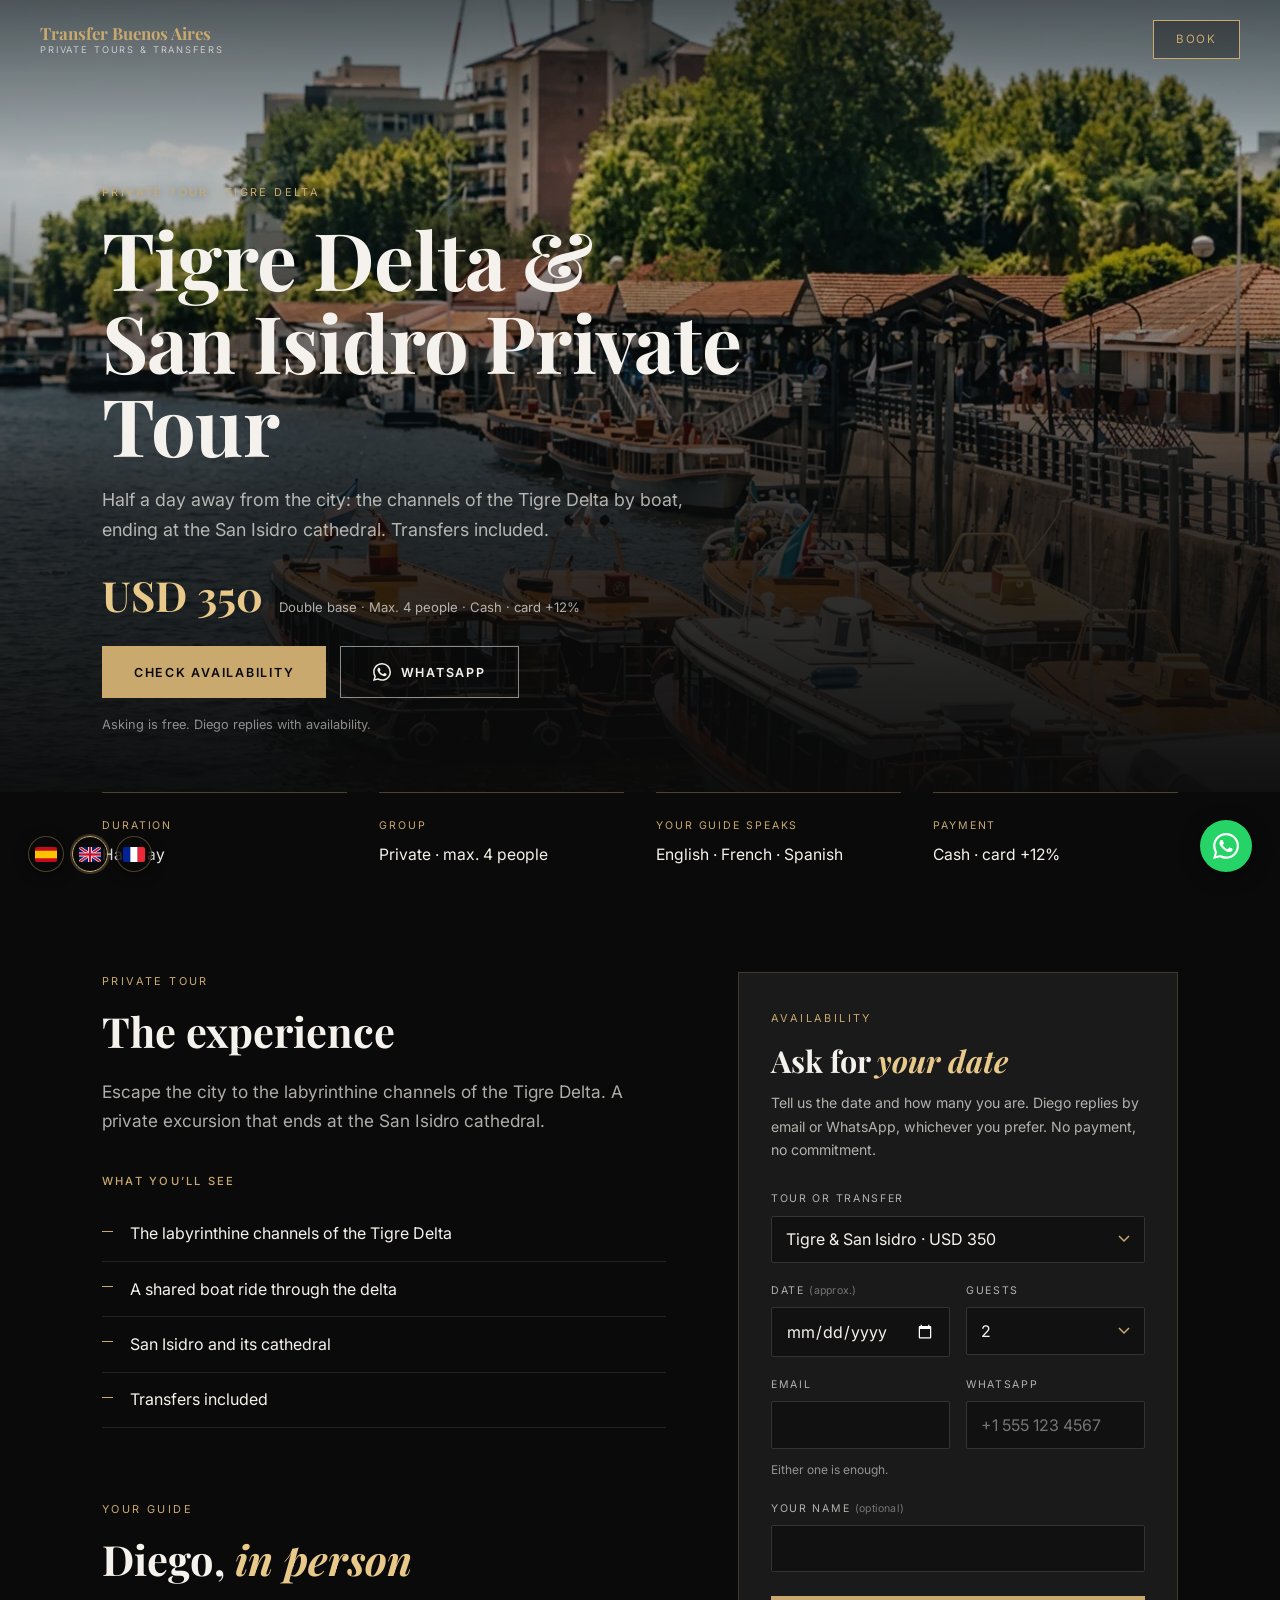
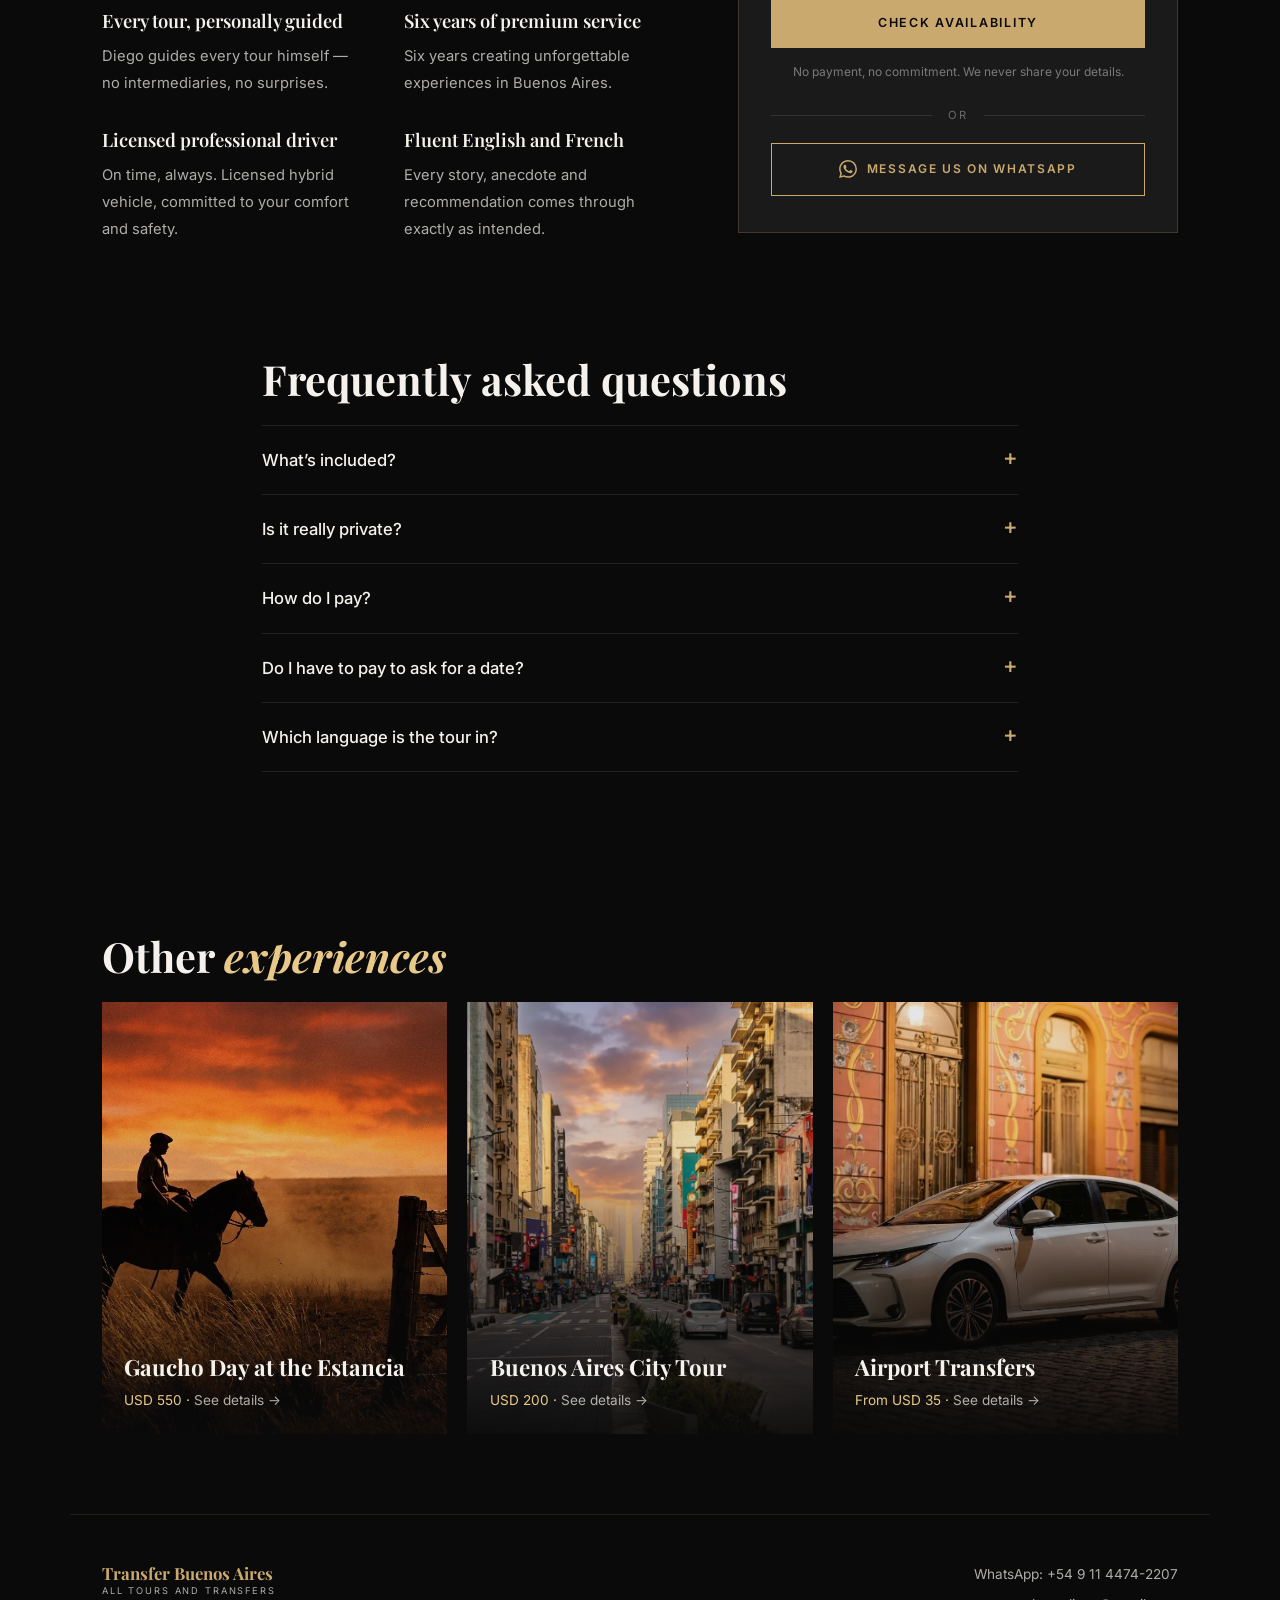
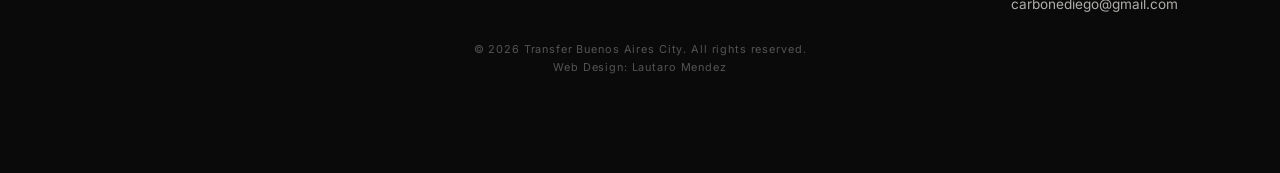
<file: en/tigre.html>
<!DOCTYPE html>
<html lang="en" translate="no">
<head>
  <script async src="https://www.googletagmanager.com/gtag/js?id=AW-18299581753"></script>
  <script>
    window.dataLayer = window.dataLayer || [];
    function gtag(){dataLayer.push(arguments);}
    gtag('js', new Date());
    gtag('config', 'AW-18299581753');
  </script>
  <script>
    (function(c,l,a,r,i,t,y){
        c[a]=c[a]||function(){(c[a].q=c[a].q||[]).push(arguments)};
        t=l.createElement(r);t.async=1;t.src="https://www.clarity.ms/tag/"+i;
        y=l.getElementsByTagName(r)[0];y.parentNode.insertBefore(t,y);
    })(window, document, "clarity", "script", "z2kd7cgrm0");
  </script>
  <meta charset="UTF-8" />
  <meta name="viewport" content="width=device-width, initial-scale=1.0" />
  <meta name="google" content="notranslate" />
  <title>Private Tigre Delta &amp; San Isidro Tour from Buenos Aires · USD 350 | Transfer Buenos Aires City</title>
  <meta name="description" content="Half-day private tour from Buenos Aires to the Tigre Delta and San Isidro, with a boat ride through the delta. Transfers included. English &amp; French-speaking guide." />
  <link rel="canonical" href="https://www.transferbuenosaires.com/en/tigre" />
  <link rel="alternate" hreflang="en" href="https://www.transferbuenosaires.com/en/tigre" />
  <link rel="alternate" hreflang="fr" href="https://www.transferbuenosaires.com/fr/tigre" />
  <link rel="alternate" hreflang="es" href="https://www.transferbuenosaires.com/es/tigre" />
  <link rel="alternate" hreflang="x-default" href="https://www.transferbuenosaires.com/en/tigre" />
  <meta property="og:type" content="website" />
  <meta property="og:locale" content="en_US" />
  <meta property="og:title" content="Private Tigre Delta &amp; San Isidro Tour from Buenos Aires · USD 350" />
  <meta property="og:description" content="Half-day private tour from Buenos Aires to the Tigre Delta and San Isidro, with a boat ride through the delta. Transfers included. English &amp; French-speaking guide." />
  <meta property="og:url" content="https://www.transferbuenosaires.com/en/tigre" />
  <meta property="og:image" content="https://www.transferbuenosaires.com/img/serv2.webp" />
  <meta name="twitter:card" content="summary_large_image" />
  <meta name="twitter:image" content="https://www.transferbuenosaires.com/img/serv2.webp" />
  <link rel="icon" type="image/svg+xml" href="data:image/svg+xml,<svg xmlns='http://www.w3.org/2000/svg' viewBox='0 0 32 32'><rect width='32' height='32' rx='4' fill='%230a0a0a'/><text x='16' y='22' font-family='Georgia,serif' font-size='20' font-weight='bold' fill='%23c9a96e' text-anchor='middle'>T</text></svg>" />
  <link rel="preload" as="image" href="/img/serv2.webp" fetchpriority="high" />
  <link rel="preconnect" href="https://fonts.googleapis.com" />
  <link rel="preconnect" href="https://fonts.gstatic.com" crossorigin />
  <link href="https://fonts.googleapis.com/css2?family=Playfair+Display:ital,wght@0,600;0,700;1,600&family=Inter:wght@300;400;500;600&display=swap" rel="stylesheet" />
  <link rel="stylesheet" href="/css/tour.css?v=1" />
  <script type="application/ld+json">{"@context":"https://schema.org","@type":"TouristTrip","name":"Tigre Delta & San Isidro Private Tour","description":"Half-day private tour from Buenos Aires to the Tigre Delta and San Isidro, with a boat ride through the delta. Transfers included. English & French-speaking guide.","url":"https://www.transferbuenosaires.com/en/tigre","image":"https://www.transferbuenosaires.com/img/serv2.webp","inLanguage":"en","provider":{"@type":"LocalBusiness","name":"Transfer Buenos Aires City","url":"https://www.transferbuenosaires.com/","telephone":"+5491144742207"},"offers":{"@type":"Offer","price":"350","priceCurrency":"USD","url":"https://www.transferbuenosaires.com/en/tigre"}}</script>
  <script type="application/ld+json">{"@context":"https://schema.org","@type":"FAQPage","mainEntity":[{"@type":"Question","name":"What’s included?","acceptedAnswer":{"@type":"Answer","text":"Transfers and a shared boat ride through the Tigre Delta. The tour ends at the San Isidro cathedral."}},{"@type":"Question","name":"Is it really private?","acceptedAnswer":{"@type":"Answer","text":"Yes. Only your group travels — no strangers, no third-party schedules. Pace, stops and route are designed around you. Maximum 4 people per service."}},{"@type":"Question","name":"How do I pay?","acceptedAnswer":{"@type":"Answer","text":"Prices are in US dollars, cash. Credit card payments carry a 12% surcharge."}},{"@type":"Question","name":"Do I have to pay to ask for a date?","acceptedAnswer":{"@type":"Answer","text":"No. Send the form or a WhatsApp message and Diego replies with availability. No payment, no commitment."}},{"@type":"Question","name":"Which language is the tour in?","acceptedAnswer":{"@type":"Answer","text":"English, French or Spanish — Diego speaks all three."}}]}</script>
</head>
<body data-service="tigre" data-wa-key="tigre">

<nav class="t-nav">
  <a href="/en" class="nav-logo">Transfer Buenos Aires<span>Private Tours &amp; Transfers</span></a>
  <a href="#book" class="nav-cta">Book</a>
</nav>

<header class="t-hero">
  <img class="t-hero-img" src="/img/serv2.webp" alt="Wooden passenger boats moored on the river in Tigre" width="1280" height="956" fetchpriority="high" />
  <div class="t-hero-shade"></div>
  <div class="t-hero-inner">
    <span class="t-eyebrow">Private tour · Tigre Delta</span>
    <h1 class="t-h1">Tigre Delta &amp;<br>San Isidro Private Tour</h1>
    <p class="t-sub">Half a day away from the city: the channels of the Tigre Delta by boat, ending at the San Isidro cathedral. Transfers included.</p>
    <div class="t-price">
      <span class="price-num">USD 350</span>
      <span class="price-notes">Double base · Max. 4 people · Cash · card +12%</span>
    </div>
    <div class="t-ctas">
      <a href="#book" class="btn-gold">Check availability</a>
      <a href="https://wa.me/5491144742207" data-wa="tigre" target="_blank" rel="noopener" class="btn-line"><svg xmlns="http://www.w3.org/2000/svg" viewBox="0 0 24 24" aria-hidden="true"><path d="M17.472 14.382c-.297-.149-1.758-.867-2.03-.967-.273-.099-.471-.148-.67.15-.197.297-.767.966-.94 1.164-.173.199-.347.223-.644.075-.297-.15-1.255-.463-2.39-1.475-.883-.788-1.48-1.761-1.653-2.059-.173-.297-.018-.458.13-.606.134-.133.298-.347.446-.52.149-.174.198-.298.298-.497.099-.198.05-.371-.025-.52-.075-.149-.669-1.612-.916-2.207-.242-.579-.487-.5-.669-.51-.173-.008-.371-.01-.57-.01-.198 0-.52.074-.792.372-.272.297-1.04 1.016-1.04 2.479 0 1.462 1.065 2.875 1.213 3.074.149.198 2.096 3.2 5.077 4.487.709.306 1.262.489 1.694.625.712.227 1.36.195 1.871.118.571-.085 1.758-.719 2.006-1.413.248-.694.248-1.289.173-1.413-.074-.124-.272-.198-.57-.347m-5.421 7.403h-.004a9.87 9.87 0 01-5.031-1.378l-.361-.214-3.741.982.998-3.648-.235-.374a9.86 9.86 0 01-1.51-5.26c.001-5.45 4.436-9.884 9.888-9.884 2.64 0 5.122 1.03 6.988 2.898a9.825 9.825 0 012.893 6.994c-.003 5.45-4.437 9.884-9.885 9.884m8.413-18.297A11.815 11.815 0 0012.05 0C5.495 0 .16 5.335.157 11.892c0 2.096.547 4.142 1.588 5.945L.057 24l6.305-1.654a11.882 11.882 0 005.683 1.448h.005c6.554 0 11.89-5.335 11.893-11.893a11.821 11.821 0 00-3.48-8.413z"/></svg><span>WhatsApp</span></a>
    </div>
    <p class="t-nopay">Asking is free. Diego replies with availability.</p>
  </div>
</header>

<section class="t-facts" aria-label="Duration">
  <div class="t-fact"><span class="t-fact-k">Duration</span><span class="t-fact-v">Half day</span></div>
  <div class="t-fact"><span class="t-fact-k">Group</span><span class="t-fact-v">Private · max. 4 people</span></div>
  <div class="t-fact"><span class="t-fact-k">Your guide speaks</span><span class="t-fact-v">English · French · Spanish</span></div>
  <div class="t-fact"><span class="t-fact-k">Payment</span><span class="t-fact-v">Cash · card +12%</span></div>
</section>

<main>
  <section class="t-sec t-main">
    <div class="t-col">
      <span class="t-label">Private tour</span>
      <h2 class="t-h2">The experience</h2>
      <p class="t-about">Escape the city to the labyrinthine channels of the Tigre Delta. A private excursion that ends at the San Isidro cathedral.</p>
      <h3 class="t-h3">What you’ll see</h3>
        <ul class="t-list">
          <li>The labyrinthine channels of the Tigre Delta</li>
          <li>A shared boat ride through the delta</li>
          <li>San Isidro and its cathedral</li>
          <li>Transfers included</li>
        </ul>

      <div class="t-guide">
        <span class="t-label">Your guide</span>
        <h2 class="t-h2">Diego, <em>in person</em></h2>
        <ul class="t-guide-list">
          <li><strong>Every tour, personally guided</strong><span>Diego guides every tour himself — no intermediaries, no surprises.</span></li>
          <li><strong>Six years of premium service</strong><span>Six years creating unforgettable experiences in Buenos Aires.</span></li>
          <li><strong>Licensed professional driver</strong><span>On time, always. Licensed hybrid vehicle, committed to your comfort and safety.</span></li>
          <li><strong>Fluent English and French</strong><span>Every story, anecdote and recommendation comes through exactly as intended.</span></li>
        </ul>
        <!-- LUGAR PARA RESEÑAS REALES: cuando Diego mande testimonios o la ficha de Google tenga
             reseñas, van acá (texto tal cual, con nombre y país). No inventar ni corregir. -->
      </div>
    </div>

    <aside class="t-book" id="book">
      <div class="booking-form">
        <span class="t-label">Availability</span>
        <h2 class="t-form-title">Ask for <em>your date</em></h2>
        <p class="t-form-lead">Tell us the date and how many you are. Diego replies by email or WhatsApp, whichever you prefer. No payment, no commitment.</p>
        <form id="bookingForm" novalidate>
          <div class="bf-field">
            <label for="bf-service">Tour or transfer</label>
            <select id="bf-service" name="service">
              <option value="city">Buenos Aires City Tour · USD 200</option>
              <option value="tigre" selected>Tigre &amp; San Isidro · USD 350</option>
              <option value="gaucho">Gaucho Day at the Estancia · USD 550</option>
              <option value="ezeiza">Ezeiza Airport transfer</option>
              <option value="aeroparque">Aeroparque transfer</option>
              <option value="otro">Something else / not sure yet</option>
            </select>
          </div>
          <div class="bf-row">
            <div class="bf-field">
              <label for="bf-date">Date <span class="opt">(approx.)</span></label>
              <input type="date" id="bf-date" name="date" />
            </div>
            <div class="bf-field">
              <label for="bf-people">Guests</label>
              <select id="bf-people" name="people">
                <option value="1">1</option>
                <option value="2" selected>2</option>
                <option value="3">3</option>
                <option value="4">4</option>
                <option value="5">5</option>
                <option value="6">6</option>
                <option value="7">7</option>
                <option value="8+">8+</option>
              </select>
            </div>
          </div>
          <div class="bf-row" id="bf-f-contact">
            <div class="bf-field">
              <label for="bf-email">Email</label>
              <input type="email" id="bf-email" name="email" autocomplete="email" inputmode="email" maxlength="80" />
            </div>
            <div class="bf-field">
              <label for="bf-phone">WhatsApp</label>
              <input type="tel" id="bf-phone" name="phone" autocomplete="tel" inputmode="tel" maxlength="30" placeholder="+1 555 123 4567" />
            </div>
          </div>
          <p class="bf-hint">Either one is enough.</p>
          <p class="bf-error" id="bf-e-contact">Please leave an email or WhatsApp number so we can reply.</p>
          <div class="bf-field">
            <label for="bf-name">Your name <span class="opt">(optional)</span></label>
            <input type="text" id="bf-name" name="name" autocomplete="name" maxlength="60" />
          </div>
          <div aria-hidden="true" style="position:absolute;left:-9999px;top:auto;width:1px;height:1px;overflow:hidden">
            <label for="bf-website">No completar</label>
            <input type="text" id="bf-website" name="website" tabindex="-1" autocomplete="off" />
          </div>
          <button type="submit" class="btn-gold bf-submit" id="bf-submit">Check availability</button>
          <p class="bf-note">No payment, no commitment. We never share your details.</p>
          <div class="bf-send-error" id="bf-send-error">We couldn’t send your request. Please try again in a moment, or message us on WhatsApp.</div>
        </form>
        <div class="bf-thanks" id="bf-thanks" role="status">
          <div class="bf-thanks-mark"><svg viewBox="0 0 24 24"><path d="M5 12.5l4.5 4.5L19 7.5" stroke-linecap="round" stroke-linejoin="round"/></svg></div>
          <h3>Request received</h3>
          <p>Diego will get back to you by email or WhatsApp. If it’s urgent, message him directly.</p>
        </div>
        <div class="bf-or">or</div>
        <a href="https://wa.me/5491144742207" data-wa="tigre" target="_blank" rel="noopener" class="bf-wa"><svg xmlns="http://www.w3.org/2000/svg" viewBox="0 0 24 24" aria-hidden="true"><path d="M17.472 14.382c-.297-.149-1.758-.867-2.03-.967-.273-.099-.471-.148-.67.15-.197.297-.767.966-.94 1.164-.173.199-.347.223-.644.075-.297-.15-1.255-.463-2.39-1.475-.883-.788-1.48-1.761-1.653-2.059-.173-.297-.018-.458.13-.606.134-.133.298-.347.446-.52.149-.174.198-.298.298-.497.099-.198.05-.371-.025-.52-.075-.149-.669-1.612-.916-2.207-.242-.579-.487-.5-.669-.51-.173-.008-.371-.01-.57-.01-.198 0-.52.074-.792.372-.272.297-1.04 1.016-1.04 2.479 0 1.462 1.065 2.875 1.213 3.074.149.198 2.096 3.2 5.077 4.487.709.306 1.262.489 1.694.625.712.227 1.36.195 1.871.118.571-.085 1.758-.719 2.006-1.413.248-.694.248-1.289.173-1.413-.074-.124-.272-.198-.57-.347m-5.421 7.403h-.004a9.87 9.87 0 01-5.031-1.378l-.361-.214-3.741.982.998-3.648-.235-.374a9.86 9.86 0 01-1.51-5.26c.001-5.45 4.436-9.884 9.888-9.884 2.64 0 5.122 1.03 6.988 2.898a9.825 9.825 0 012.893 6.994c-.003 5.45-4.437 9.884-9.885 9.884m8.413-18.297A11.815 11.815 0 0012.05 0C5.495 0 .16 5.335.157 11.892c0 2.096.547 4.142 1.588 5.945L.057 24l6.305-1.654a11.882 11.882 0 005.683 1.448h.005c6.554 0 11.89-5.335 11.893-11.893a11.821 11.821 0 00-3.48-8.413z"/></svg><span>Message us on WhatsApp</span></a>
      </div>
    </aside>
  </section>

  <section class="t-sec t-faq">
    <h2 class="t-h2">Frequently asked questions</h2>
    <details><summary>What’s included?</summary><p>Transfers and a shared boat ride through the Tigre Delta. The tour ends at the San Isidro cathedral.</p></details>
    <details><summary>Is it really private?</summary><p>Yes. Only your group travels — no strangers, no third-party schedules. Pace, stops and route are designed around you. Maximum 4 people per service.</p></details>
    <details><summary>How do I pay?</summary><p>Prices are in US dollars, cash. Credit card payments carry a 12% surcharge.</p></details>
    <details><summary>Do I have to pay to ask for a date?</summary><p>No. Send the form or a WhatsApp message and Diego replies with availability. No payment, no commitment.</p></details>
    <details><summary>Which language is the tour in?</summary><p>English, French or Spanish — Diego speaks all three.</p></details>
  </section>

  <section class="t-sec t-others">
    <h2 class="t-h2">Other <em>experiences</em></h2>
    <div class="o-grid">
      <a class="o-card" href="/en/gaucho-day">
        <img src="/img/serv3.webp" alt="Gaucho on horseback at sunset on the Argentine pampas" loading="lazy" width="1280" height="956" />
        <span class="o-body">
          <span class="o-name">Gaucho Day at the Estancia</span>
          <span class="o-meta">USD 550 · <span class="o-see">See details →</span></span>
        </span>
      </a>
      <a class="o-card" href="/en/city-tour">
        <img src="/img/serv1.webp" alt="Avenida Corrientes and the Obelisk of Buenos Aires at sunset" loading="lazy" width="1280" height="956" />
        <span class="o-body">
          <span class="o-name">Buenos Aires City Tour</span>
          <span class="o-meta">USD 200 · <span class="o-see">See details →</span></span>
        </span>
      </a>
      <a class="o-card" href="/en/airport-transfer">
        <img src="/img/auto.webp" alt="White hybrid sedan used for private transfers, parked on a cobblestone street in Buenos Aires" loading="lazy" width="1280" height="956" />
        <span class="o-body">
          <span class="o-name">Airport Transfers</span>
          <span class="o-meta">From USD 35 · <span class="o-see">See details →</span></span>
        </span>
      </a>
    </div>
  </section>
</main>

<footer class="t-footer">
  <a href="/en" class="nav-logo">Transfer Buenos Aires<span>All tours and transfers</span></a>
  <div class="t-footer-links">
    <a href="https://wa.me/5491144742207" data-wa="consulta" target="_blank" rel="noopener">WhatsApp: +54 9 11 4474-2207</a>
    <a href="mailto:carbonediego@gmail.com">carbonediego@gmail.com</a>
  </div>
  <p class="t-copy">© 2026 Transfer Buenos Aires City. All rights reserved.<br>Web Design: <a href="https://lautaromendez.com.ar" target="_blank" rel="noopener">Lautaro Mendez</a></p>
</footer>

<div class="lang-switcher">
  <a class="lang-btn" href="/es/tigre" hreflang="es" data-lang="es" title="Español" aria-label="Español"><svg viewBox="0 0 22 15" xmlns="http://www.w3.org/2000/svg"><rect width="22" height="15" fill="#c60b1e"/><rect y="3.75" width="22" height="7.5" fill="#ffc400"/></svg></a>
  <a class="lang-btn active" href="/en/tigre" hreflang="en" data-lang="en" title="English" aria-label="English"><svg viewBox="0 0 22 15" xmlns="http://www.w3.org/2000/svg"><rect width="22" height="15" fill="#012169"/><path d="M0,0 L22,15 M22,0 L0,15" stroke="#fff" stroke-width="3"/><path d="M0,0 L22,15 M22,0 L0,15" stroke="#c8102e" stroke-width="1.8"/><rect x="9" width="4" height="15" fill="#fff"/><rect y="5.5" width="22" height="4" fill="#fff"/><rect x="9.8" width="2.4" height="15" fill="#c8102e"/><rect y="6.3" width="22" height="2.4" fill="#c8102e"/></svg></a>
  <a class="lang-btn" href="/fr/tigre" hreflang="fr" data-lang="fr" title="Français" aria-label="Français"><svg viewBox="0 0 22 15" xmlns="http://www.w3.org/2000/svg"><rect width="7.33" height="15" fill="#002395"/><rect x="7.33" width="7.34" height="15" fill="#fff"/><rect x="14.67" width="7.33" height="15" fill="#ed2939"/></svg></a>
</div>

<a href="https://wa.me/5491144742207" data-wa="tigre" class="wa-float" target="_blank" rel="noopener" aria-label="WhatsApp"><svg xmlns="http://www.w3.org/2000/svg" viewBox="0 0 24 24" aria-hidden="true"><path d="M17.472 14.382c-.297-.149-1.758-.867-2.03-.967-.273-.099-.471-.148-.67.15-.197.297-.767.966-.94 1.164-.173.199-.347.223-.644.075-.297-.15-1.255-.463-2.39-1.475-.883-.788-1.48-1.761-1.653-2.059-.173-.297-.018-.458.13-.606.134-.133.298-.347.446-.52.149-.174.198-.298.298-.497.099-.198.05-.371-.025-.52-.075-.149-.669-1.612-.916-2.207-.242-.579-.487-.5-.669-.51-.173-.008-.371-.01-.57-.01-.198 0-.52.074-.792.372-.272.297-1.04 1.016-1.04 2.479 0 1.462 1.065 2.875 1.213 3.074.149.198 2.096 3.2 5.077 4.487.709.306 1.262.489 1.694.625.712.227 1.36.195 1.871.118.571-.085 1.758-.719 2.006-1.413.248-.694.248-1.289.173-1.413-.074-.124-.272-.198-.57-.347m-5.421 7.403h-.004a9.87 9.87 0 01-5.031-1.378l-.361-.214-3.741.982.998-3.648-.235-.374a9.86 9.86 0 01-1.51-5.26c.001-5.45 4.436-9.884 9.888-9.884 2.64 0 5.122 1.03 6.988 2.898a9.825 9.825 0 012.893 6.994c-.003 5.45-4.437 9.884-9.885 9.884m8.413-18.297A11.815 11.815 0 0012.05 0C5.495 0 .16 5.335.157 11.892c0 2.096.547 4.142 1.588 5.945L.057 24l6.305-1.654a11.882 11.882 0 005.683 1.448h.005c6.554 0 11.89-5.335 11.893-11.893a11.821 11.821 0 00-3.48-8.413z"/></svg></a>

<script src="/js/tour.js?v=1" defer></script>
</body>
</html>
</file>
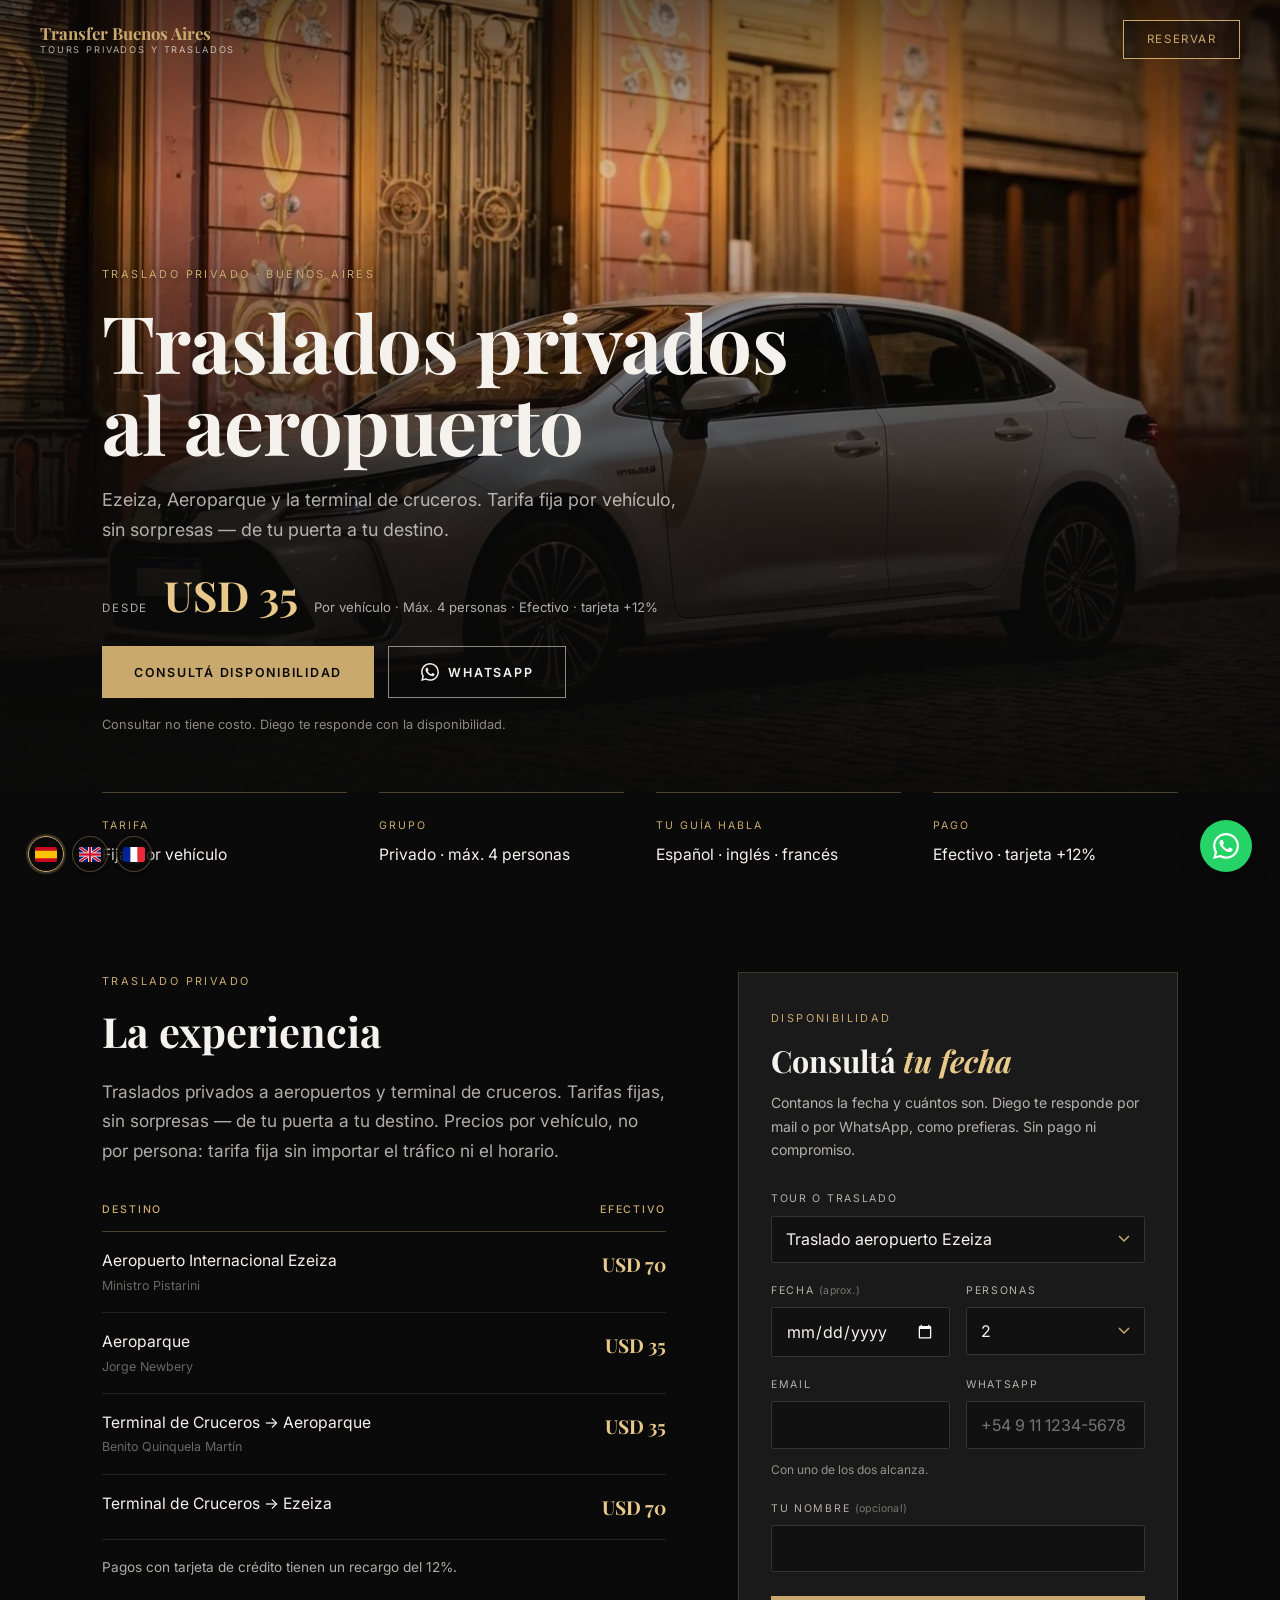
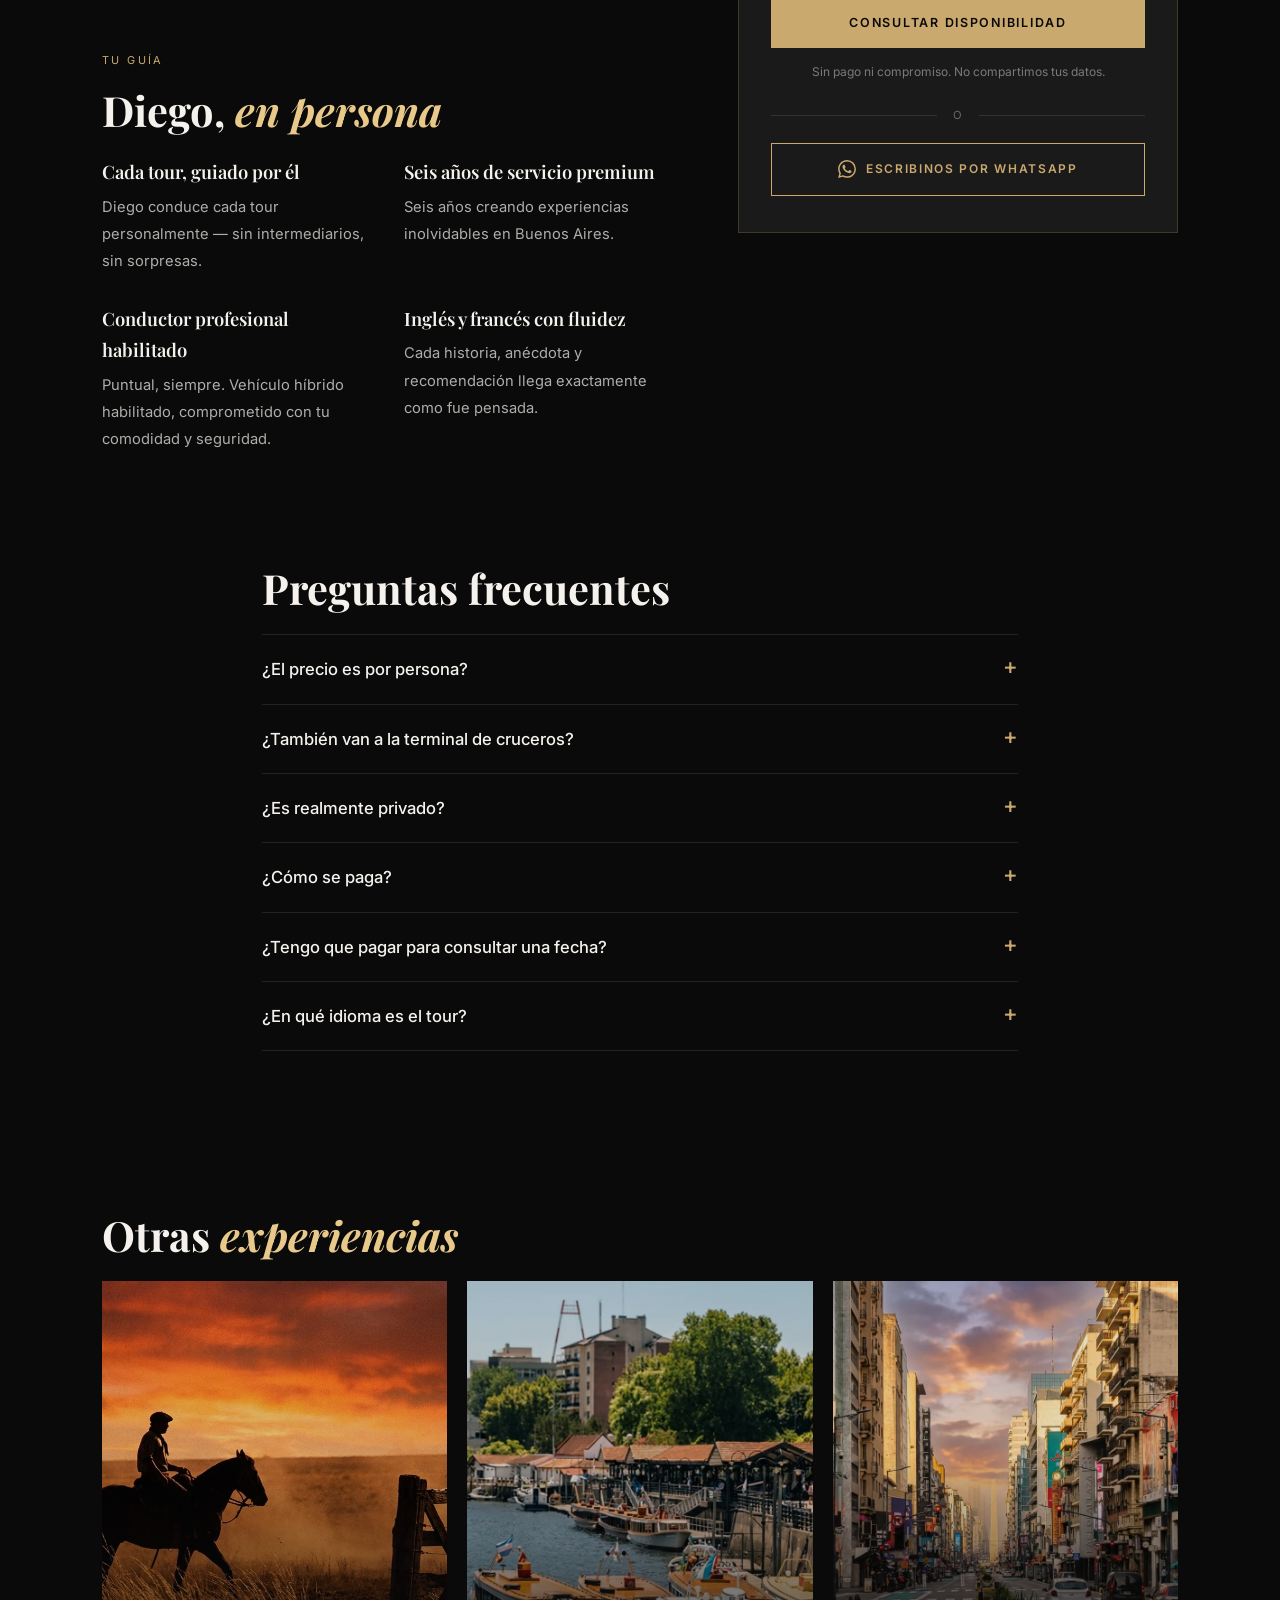
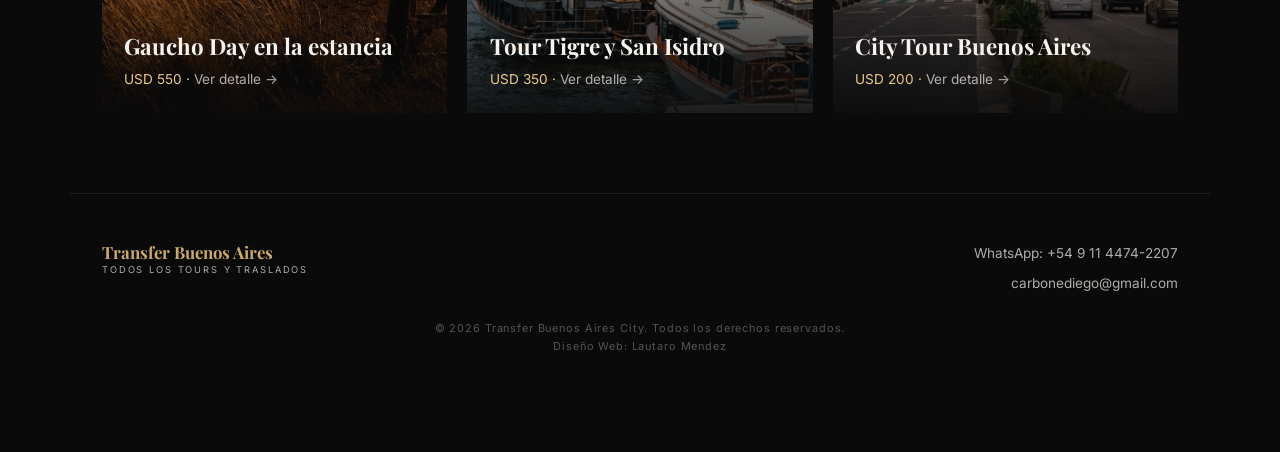
<file: es/airport-transfer.html>
<!DOCTYPE html>
<html lang="es" translate="no">
<head>
  <script async src="https://www.googletagmanager.com/gtag/js?id=AW-18299581753"></script>
  <script>
    window.dataLayer = window.dataLayer || [];
    function gtag(){dataLayer.push(arguments);}
    gtag('js', new Date());
    gtag('config', 'AW-18299581753');
  </script>
  <script>
    (function(c,l,a,r,i,t,y){
        c[a]=c[a]||function(){(c[a].q=c[a].q||[]).push(arguments)};
        t=l.createElement(r);t.async=1;t.src="https://www.clarity.ms/tag/"+i;
        y=l.getElementsByTagName(r)[0];y.parentNode.insertBefore(t,y);
    })(window, document, "clarity", "script", "z2kd7cgrm0");
  </script>
  <meta charset="UTF-8" />
  <meta name="viewport" content="width=device-width, initial-scale=1.0" />
  <meta name="google" content="notranslate" />
  <title>Traslados privados a Ezeiza y Aeroparque · Buenos Aires | Transfer Buenos Aires City</title>
  <meta name="description" content="Traslados privados a Ezeiza, Aeroparque y la terminal de cruceros de Buenos Aires. Tarifa fija por vehículo, máx. 4 personas." />
  <link rel="canonical" href="https://www.transferbuenosaires.com/es/airport-transfer" />
  <link rel="alternate" hreflang="en" href="https://www.transferbuenosaires.com/en/airport-transfer" />
  <link rel="alternate" hreflang="fr" href="https://www.transferbuenosaires.com/fr/airport-transfer" />
  <link rel="alternate" hreflang="es" href="https://www.transferbuenosaires.com/es/airport-transfer" />
  <link rel="alternate" hreflang="x-default" href="https://www.transferbuenosaires.com/en/airport-transfer" />
  <meta property="og:type" content="website" />
  <meta property="og:locale" content="es_AR" />
  <meta property="og:title" content="Traslados privados a Ezeiza y Aeroparque · Buenos Aires" />
  <meta property="og:description" content="Traslados privados a Ezeiza, Aeroparque y la terminal de cruceros de Buenos Aires. Tarifa fija por vehículo, máx. 4 personas." />
  <meta property="og:url" content="https://www.transferbuenosaires.com/es/airport-transfer" />
  <meta property="og:image" content="https://www.transferbuenosaires.com/img/auto.webp" />
  <meta name="twitter:card" content="summary_large_image" />
  <meta name="twitter:image" content="https://www.transferbuenosaires.com/img/auto.webp" />
  <link rel="icon" type="image/svg+xml" href="data:image/svg+xml,<svg xmlns='http://www.w3.org/2000/svg' viewBox='0 0 32 32'><rect width='32' height='32' rx='4' fill='%230a0a0a'/><text x='16' y='22' font-family='Georgia,serif' font-size='20' font-weight='bold' fill='%23c9a96e' text-anchor='middle'>T</text></svg>" />
  <link rel="preload" as="image" href="/img/auto.webp" fetchpriority="high" />
  <link rel="preconnect" href="https://fonts.googleapis.com" />
  <link rel="preconnect" href="https://fonts.gstatic.com" crossorigin />
  <link href="https://fonts.googleapis.com/css2?family=Playfair+Display:ital,wght@0,600;0,700;1,600&family=Inter:wght@300;400;500;600&display=swap" rel="stylesheet" />
  <link rel="stylesheet" href="/css/tour.css?v=1" />
  <script type="application/ld+json">{"@context":"https://schema.org","@type":"Service","name":"Traslados privados al aeropuerto","description":"Traslados privados a Ezeiza, Aeroparque y la terminal de cruceros de Buenos Aires. Tarifa fija por vehículo, máx. 4 personas.","url":"https://www.transferbuenosaires.com/es/airport-transfer","image":"https://www.transferbuenosaires.com/img/auto.webp","inLanguage":"es","provider":{"@type":"LocalBusiness","name":"Transfer Buenos Aires City","url":"https://www.transferbuenosaires.com/","telephone":"+5491144742207"},"offers":[{"@type":"Offer","name":"Aeropuerto Internacional Ezeiza","price":"70","priceCurrency":"USD"},{"@type":"Offer","name":"Aeroparque","price":"35","priceCurrency":"USD"},{"@type":"Offer","name":"Terminal de Cruceros → Aeroparque","price":"35","priceCurrency":"USD"},{"@type":"Offer","name":"Terminal de Cruceros → Ezeiza","price":"70","priceCurrency":"USD"}]}</script>
  <script type="application/ld+json">{"@context":"https://schema.org","@type":"FAQPage","mainEntity":[{"@type":"Question","name":"¿El precio es por persona?","acceptedAnswer":{"@type":"Answer","text":"No. Es por vehículo — tarifa fija sin importar el tráfico ni el horario. Máximo 4 personas por servicio."}},{"@type":"Question","name":"¿También van a la terminal de cruceros?","acceptedAnswer":{"@type":"Answer","text":"Sí: terminal de cruceros a Aeroparque (USD 35) y a Ezeiza (USD 70)."}},{"@type":"Question","name":"¿Es realmente privado?","acceptedAnswer":{"@type":"Answer","text":"Sí. Viaja solo tu grupo — sin extraños ni horarios de terceros. Ritmo, paradas y recorrido pensados para vos. Máximo 4 personas por servicio."}},{"@type":"Question","name":"¿Cómo se paga?","acceptedAnswer":{"@type":"Answer","text":"Los precios son en dólares, en efectivo. Con tarjeta de crédito hay un recargo del 12%."}},{"@type":"Question","name":"¿Tengo que pagar para consultar una fecha?","acceptedAnswer":{"@type":"Answer","text":"No. Mandá el formulario o un WhatsApp y Diego te responde con la disponibilidad. Sin pago ni compromiso."}},{"@type":"Question","name":"¿En qué idioma es el tour?","acceptedAnswer":{"@type":"Answer","text":"En español, inglés o francés — Diego habla los tres."}}]}</script>
</head>
<body data-service="ezeiza" data-wa-key="traslado">

<nav class="t-nav">
  <a href="/es" class="nav-logo">Transfer Buenos Aires<span>Tours privados y traslados</span></a>
  <a href="#book" class="nav-cta">Reservar</a>
</nav>

<header class="t-hero">
  <img class="t-hero-img" src="/img/auto.webp" alt="Sedán híbrido blanco para traslados privados, estacionado en una calle empedrada de Buenos Aires" width="1280" height="956" fetchpriority="high" />
  <div class="t-hero-shade"></div>
  <div class="t-hero-inner">
    <span class="t-eyebrow">Traslado privado · Buenos Aires</span>
    <h1 class="t-h1">Traslados privados<br>al aeropuerto</h1>
    <p class="t-sub">Ezeiza, Aeroparque y la terminal de cruceros. Tarifa fija por vehículo, sin sorpresas — de tu puerta a tu destino.</p>
    <div class="t-price">
      <span class="price-from">Desde</span><span class="price-num">USD 35</span>
      <span class="price-notes">Por vehículo · Máx. 4 personas · Efectivo · tarjeta +12%</span>
    </div>
    <div class="t-ctas">
      <a href="#book" class="btn-gold">Consultá disponibilidad</a>
      <a href="https://wa.me/5491144742207" data-wa="traslado" target="_blank" rel="noopener" class="btn-line"><svg xmlns="http://www.w3.org/2000/svg" viewBox="0 0 24 24" aria-hidden="true"><path d="M17.472 14.382c-.297-.149-1.758-.867-2.03-.967-.273-.099-.471-.148-.67.15-.197.297-.767.966-.94 1.164-.173.199-.347.223-.644.075-.297-.15-1.255-.463-2.39-1.475-.883-.788-1.48-1.761-1.653-2.059-.173-.297-.018-.458.13-.606.134-.133.298-.347.446-.52.149-.174.198-.298.298-.497.099-.198.05-.371-.025-.52-.075-.149-.669-1.612-.916-2.207-.242-.579-.487-.5-.669-.51-.173-.008-.371-.01-.57-.01-.198 0-.52.074-.792.372-.272.297-1.04 1.016-1.04 2.479 0 1.462 1.065 2.875 1.213 3.074.149.198 2.096 3.2 5.077 4.487.709.306 1.262.489 1.694.625.712.227 1.36.195 1.871.118.571-.085 1.758-.719 2.006-1.413.248-.694.248-1.289.173-1.413-.074-.124-.272-.198-.57-.347m-5.421 7.403h-.004a9.87 9.87 0 01-5.031-1.378l-.361-.214-3.741.982.998-3.648-.235-.374a9.86 9.86 0 01-1.51-5.26c.001-5.45 4.436-9.884 9.888-9.884 2.64 0 5.122 1.03 6.988 2.898a9.825 9.825 0 012.893 6.994c-.003 5.45-4.437 9.884-9.885 9.884m8.413-18.297A11.815 11.815 0 0012.05 0C5.495 0 .16 5.335.157 11.892c0 2.096.547 4.142 1.588 5.945L.057 24l6.305-1.654a11.882 11.882 0 005.683 1.448h.005c6.554 0 11.89-5.335 11.893-11.893a11.821 11.821 0 00-3.48-8.413z"/></svg><span>WhatsApp</span></a>
    </div>
    <p class="t-nopay">Consultar no tiene costo. Diego te responde con la disponibilidad.</p>
  </div>
</header>

<section class="t-facts" aria-label="Duración">
  <div class="t-fact"><span class="t-fact-k">Tarifa</span><span class="t-fact-v">Fija, por vehículo</span></div>
  <div class="t-fact"><span class="t-fact-k">Grupo</span><span class="t-fact-v">Privado · máx. 4 personas</span></div>
  <div class="t-fact"><span class="t-fact-k">Tu guía habla</span><span class="t-fact-v">Español · inglés · francés</span></div>
  <div class="t-fact"><span class="t-fact-k">Pago</span><span class="t-fact-v">Efectivo · tarjeta +12%</span></div>
</section>

<main>
  <section class="t-sec t-main">
    <div class="t-col">
      <span class="t-label">Traslado privado</span>
      <h2 class="t-h2">La experiencia</h2>
      <p class="t-about">Traslados privados a aeropuertos y terminal de cruceros. Tarifas fijas, sin sorpresas — de tu puerta a tu destino. Precios por vehículo, no por persona: tarifa fija sin importar el tráfico ni el horario.</p>
      <table class="t-table">
          <thead><tr><th>Destino</th><th>Efectivo</th></tr></thead>
          <tbody>
            <tr><td>Aeropuerto Internacional Ezeiza<span>Ministro Pistarini</span></td><td class="t-cell-price">USD 70</td></tr>
            <tr><td>Aeroparque<span>Jorge Newbery</span></td><td class="t-cell-price">USD 35</td></tr>
            <tr><td>Terminal de Cruceros → Aeroparque<span>Benito Quinquela Martín</span></td><td class="t-cell-price">USD 35</td></tr>
            <tr><td>Terminal de Cruceros → Ezeiza</td><td class="t-cell-price">USD 70</td></tr>
          </tbody>
        </table>
        <p class="t-note">Pagos con tarjeta de crédito tienen un recargo del 12%.</p>

      <div class="t-guide">
        <span class="t-label">Tu guía</span>
        <h2 class="t-h2">Diego, <em>en persona</em></h2>
        <ul class="t-guide-list">
          <li><strong>Cada tour, guiado por él</strong><span>Diego conduce cada tour personalmente — sin intermediarios, sin sorpresas.</span></li>
          <li><strong>Seis años de servicio premium</strong><span>Seis años creando experiencias inolvidables en Buenos Aires.</span></li>
          <li><strong>Conductor profesional habilitado</strong><span>Puntual, siempre. Vehículo híbrido habilitado, comprometido con tu comodidad y seguridad.</span></li>
          <li><strong>Inglés y francés con fluidez</strong><span>Cada historia, anécdota y recomendación llega exactamente como fue pensada.</span></li>
        </ul>
        <!-- LUGAR PARA RESEÑAS REALES: cuando Diego mande testimonios o la ficha de Google tenga
             reseñas, van acá (texto tal cual, con nombre y país). No inventar ni corregir. -->
      </div>
    </div>

    <aside class="t-book" id="book">
      <div class="booking-form">
        <span class="t-label">Disponibilidad</span>
        <h2 class="t-form-title">Consultá <em>tu fecha</em></h2>
        <p class="t-form-lead">Contanos la fecha y cuántos son. Diego te responde por mail o por WhatsApp, como prefieras. Sin pago ni compromiso.</p>
        <form id="bookingForm" novalidate>
          <div class="bf-field">
            <label for="bf-service">Tour o traslado</label>
            <select id="bf-service" name="service">
              <option value="city">City Tour Buenos Aires · USD 200</option>
              <option value="tigre">Tigre y San Isidro · USD 350</option>
              <option value="gaucho">Gaucho Day en la estancia · USD 550</option>
              <option value="ezeiza" selected>Traslado aeropuerto Ezeiza</option>
              <option value="aeroparque">Traslado Aeroparque</option>
              <option value="otro">Otro / todavía no sé</option>
            </select>
          </div>
          <div class="bf-row">
            <div class="bf-field">
              <label for="bf-date">Fecha <span class="opt">(aprox.)</span></label>
              <input type="date" id="bf-date" name="date" />
            </div>
            <div class="bf-field">
              <label for="bf-people">Personas</label>
              <select id="bf-people" name="people">
                <option value="1">1</option>
                <option value="2" selected>2</option>
                <option value="3">3</option>
                <option value="4">4</option>
                <option value="5">5</option>
                <option value="6">6</option>
                <option value="7">7</option>
                <option value="8+">8+</option>
              </select>
            </div>
          </div>
          <div class="bf-row" id="bf-f-contact">
            <div class="bf-field">
              <label for="bf-email">Email</label>
              <input type="email" id="bf-email" name="email" autocomplete="email" inputmode="email" maxlength="80" />
            </div>
            <div class="bf-field">
              <label for="bf-phone">WhatsApp</label>
              <input type="tel" id="bf-phone" name="phone" autocomplete="tel" inputmode="tel" maxlength="30" placeholder="+54 9 11 1234-5678" />
            </div>
          </div>
          <p class="bf-hint">Con uno de los dos alcanza.</p>
          <p class="bf-error" id="bf-e-contact">Dejanos un mail o un WhatsApp para poder responderte.</p>
          <div class="bf-field">
            <label for="bf-name">Tu nombre <span class="opt">(opcional)</span></label>
            <input type="text" id="bf-name" name="name" autocomplete="name" maxlength="60" />
          </div>
          <div aria-hidden="true" style="position:absolute;left:-9999px;top:auto;width:1px;height:1px;overflow:hidden">
            <label for="bf-website">No completar</label>
            <input type="text" id="bf-website" name="website" tabindex="-1" autocomplete="off" />
          </div>
          <button type="submit" class="btn-gold bf-submit" id="bf-submit">Consultar disponibilidad</button>
          <p class="bf-note">Sin pago ni compromiso. No compartimos tus datos.</p>
          <div class="bf-send-error" id="bf-send-error">No pudimos enviar la consulta. Probá de nuevo en un momento, o escribinos por WhatsApp.</div>
        </form>
        <div class="bf-thanks" id="bf-thanks" role="status">
          <div class="bf-thanks-mark"><svg viewBox="0 0 24 24"><path d="M5 12.5l4.5 4.5L19 7.5" stroke-linecap="round" stroke-linejoin="round"/></svg></div>
          <h3>Recibimos tu consulta</h3>
          <p>Diego te va a responder por mail o WhatsApp. Si es urgente, escribile directo.</p>
        </div>
        <div class="bf-or">o</div>
        <a href="https://wa.me/5491144742207" data-wa="traslado" target="_blank" rel="noopener" class="bf-wa"><svg xmlns="http://www.w3.org/2000/svg" viewBox="0 0 24 24" aria-hidden="true"><path d="M17.472 14.382c-.297-.149-1.758-.867-2.03-.967-.273-.099-.471-.148-.67.15-.197.297-.767.966-.94 1.164-.173.199-.347.223-.644.075-.297-.15-1.255-.463-2.39-1.475-.883-.788-1.48-1.761-1.653-2.059-.173-.297-.018-.458.13-.606.134-.133.298-.347.446-.52.149-.174.198-.298.298-.497.099-.198.05-.371-.025-.52-.075-.149-.669-1.612-.916-2.207-.242-.579-.487-.5-.669-.51-.173-.008-.371-.01-.57-.01-.198 0-.52.074-.792.372-.272.297-1.04 1.016-1.04 2.479 0 1.462 1.065 2.875 1.213 3.074.149.198 2.096 3.2 5.077 4.487.709.306 1.262.489 1.694.625.712.227 1.36.195 1.871.118.571-.085 1.758-.719 2.006-1.413.248-.694.248-1.289.173-1.413-.074-.124-.272-.198-.57-.347m-5.421 7.403h-.004a9.87 9.87 0 01-5.031-1.378l-.361-.214-3.741.982.998-3.648-.235-.374a9.86 9.86 0 01-1.51-5.26c.001-5.45 4.436-9.884 9.888-9.884 2.64 0 5.122 1.03 6.988 2.898a9.825 9.825 0 012.893 6.994c-.003 5.45-4.437 9.884-9.885 9.884m8.413-18.297A11.815 11.815 0 0012.05 0C5.495 0 .16 5.335.157 11.892c0 2.096.547 4.142 1.588 5.945L.057 24l6.305-1.654a11.882 11.882 0 005.683 1.448h.005c6.554 0 11.89-5.335 11.893-11.893a11.821 11.821 0 00-3.48-8.413z"/></svg><span>Escribinos por WhatsApp</span></a>
      </div>
    </aside>
  </section>

  <section class="t-sec t-faq">
    <h2 class="t-h2">Preguntas frecuentes</h2>
    <details><summary>¿El precio es por persona?</summary><p>No. Es por vehículo — tarifa fija sin importar el tráfico ni el horario. Máximo 4 personas por servicio.</p></details>
    <details><summary>¿También van a la terminal de cruceros?</summary><p>Sí: terminal de cruceros a Aeroparque (USD 35) y a Ezeiza (USD 70).</p></details>
    <details><summary>¿Es realmente privado?</summary><p>Sí. Viaja solo tu grupo — sin extraños ni horarios de terceros. Ritmo, paradas y recorrido pensados para vos. Máximo 4 personas por servicio.</p></details>
    <details><summary>¿Cómo se paga?</summary><p>Los precios son en dólares, en efectivo. Con tarjeta de crédito hay un recargo del 12%.</p></details>
    <details><summary>¿Tengo que pagar para consultar una fecha?</summary><p>No. Mandá el formulario o un WhatsApp y Diego te responde con la disponibilidad. Sin pago ni compromiso.</p></details>
    <details><summary>¿En qué idioma es el tour?</summary><p>En español, inglés o francés — Diego habla los tres.</p></details>
  </section>

  <section class="t-sec t-others">
    <h2 class="t-h2">Otras <em>experiencias</em></h2>
    <div class="o-grid">
      <a class="o-card" href="/es/gaucho-day">
        <img src="/img/serv3.webp" alt="Gaucho a caballo al atardecer en el campo argentino" loading="lazy" width="1280" height="956" />
        <span class="o-body">
          <span class="o-name">Gaucho Day en la estancia</span>
          <span class="o-meta">USD 550 · <span class="o-see">Ver detalle →</span></span>
        </span>
      </a>
      <a class="o-card" href="/es/tigre">
        <img src="/img/serv2.webp" alt="Lanchas de madera amarradas en el río, en Tigre" loading="lazy" width="1280" height="956" />
        <span class="o-body">
          <span class="o-name">Tour Tigre y San Isidro</span>
          <span class="o-meta">USD 350 · <span class="o-see">Ver detalle →</span></span>
        </span>
      </a>
      <a class="o-card" href="/es/city-tour">
        <img src="/img/serv1.webp" alt="Avenida Corrientes y el Obelisco de Buenos Aires al atardecer" loading="lazy" width="1280" height="956" />
        <span class="o-body">
          <span class="o-name">City Tour Buenos Aires</span>
          <span class="o-meta">USD 200 · <span class="o-see">Ver detalle →</span></span>
        </span>
      </a>
    </div>
  </section>
</main>

<footer class="t-footer">
  <a href="/es" class="nav-logo">Transfer Buenos Aires<span>Todos los tours y traslados</span></a>
  <div class="t-footer-links">
    <a href="https://wa.me/5491144742207" data-wa="consulta" target="_blank" rel="noopener">WhatsApp: +54 9 11 4474-2207</a>
    <a href="mailto:carbonediego@gmail.com">carbonediego@gmail.com</a>
  </div>
  <p class="t-copy">© 2026 Transfer Buenos Aires City. Todos los derechos reservados.<br>Diseño Web: <a href="https://lautaromendez.com.ar" target="_blank" rel="noopener">Lautaro Mendez</a></p>
</footer>

<div class="lang-switcher">
  <a class="lang-btn active" href="/es/airport-transfer" hreflang="es" data-lang="es" title="Español" aria-label="Español"><svg viewBox="0 0 22 15" xmlns="http://www.w3.org/2000/svg"><rect width="22" height="15" fill="#c60b1e"/><rect y="3.75" width="22" height="7.5" fill="#ffc400"/></svg></a>
  <a class="lang-btn" href="/en/airport-transfer" hreflang="en" data-lang="en" title="English" aria-label="English"><svg viewBox="0 0 22 15" xmlns="http://www.w3.org/2000/svg"><rect width="22" height="15" fill="#012169"/><path d="M0,0 L22,15 M22,0 L0,15" stroke="#fff" stroke-width="3"/><path d="M0,0 L22,15 M22,0 L0,15" stroke="#c8102e" stroke-width="1.8"/><rect x="9" width="4" height="15" fill="#fff"/><rect y="5.5" width="22" height="4" fill="#fff"/><rect x="9.8" width="2.4" height="15" fill="#c8102e"/><rect y="6.3" width="22" height="2.4" fill="#c8102e"/></svg></a>
  <a class="lang-btn" href="/fr/airport-transfer" hreflang="fr" data-lang="fr" title="Français" aria-label="Français"><svg viewBox="0 0 22 15" xmlns="http://www.w3.org/2000/svg"><rect width="7.33" height="15" fill="#002395"/><rect x="7.33" width="7.34" height="15" fill="#fff"/><rect x="14.67" width="7.33" height="15" fill="#ed2939"/></svg></a>
</div>

<a href="https://wa.me/5491144742207" data-wa="traslado" class="wa-float" target="_blank" rel="noopener" aria-label="WhatsApp"><svg xmlns="http://www.w3.org/2000/svg" viewBox="0 0 24 24" aria-hidden="true"><path d="M17.472 14.382c-.297-.149-1.758-.867-2.03-.967-.273-.099-.471-.148-.67.15-.197.297-.767.966-.94 1.164-.173.199-.347.223-.644.075-.297-.15-1.255-.463-2.39-1.475-.883-.788-1.48-1.761-1.653-2.059-.173-.297-.018-.458.13-.606.134-.133.298-.347.446-.52.149-.174.198-.298.298-.497.099-.198.05-.371-.025-.52-.075-.149-.669-1.612-.916-2.207-.242-.579-.487-.5-.669-.51-.173-.008-.371-.01-.57-.01-.198 0-.52.074-.792.372-.272.297-1.04 1.016-1.04 2.479 0 1.462 1.065 2.875 1.213 3.074.149.198 2.096 3.2 5.077 4.487.709.306 1.262.489 1.694.625.712.227 1.36.195 1.871.118.571-.085 1.758-.719 2.006-1.413.248-.694.248-1.289.173-1.413-.074-.124-.272-.198-.57-.347m-5.421 7.403h-.004a9.87 9.87 0 01-5.031-1.378l-.361-.214-3.741.982.998-3.648-.235-.374a9.86 9.86 0 01-1.51-5.26c.001-5.45 4.436-9.884 9.888-9.884 2.64 0 5.122 1.03 6.988 2.898a9.825 9.825 0 012.893 6.994c-.003 5.45-4.437 9.884-9.885 9.884m8.413-18.297A11.815 11.815 0 0012.05 0C5.495 0 .16 5.335.157 11.892c0 2.096.547 4.142 1.588 5.945L.057 24l6.305-1.654a11.882 11.882 0 005.683 1.448h.005c6.554 0 11.89-5.335 11.893-11.893a11.821 11.821 0 00-3.48-8.413z"/></svg></a>

<script src="/js/tour.js?v=1" defer></script>
</body>
</html>
</file>
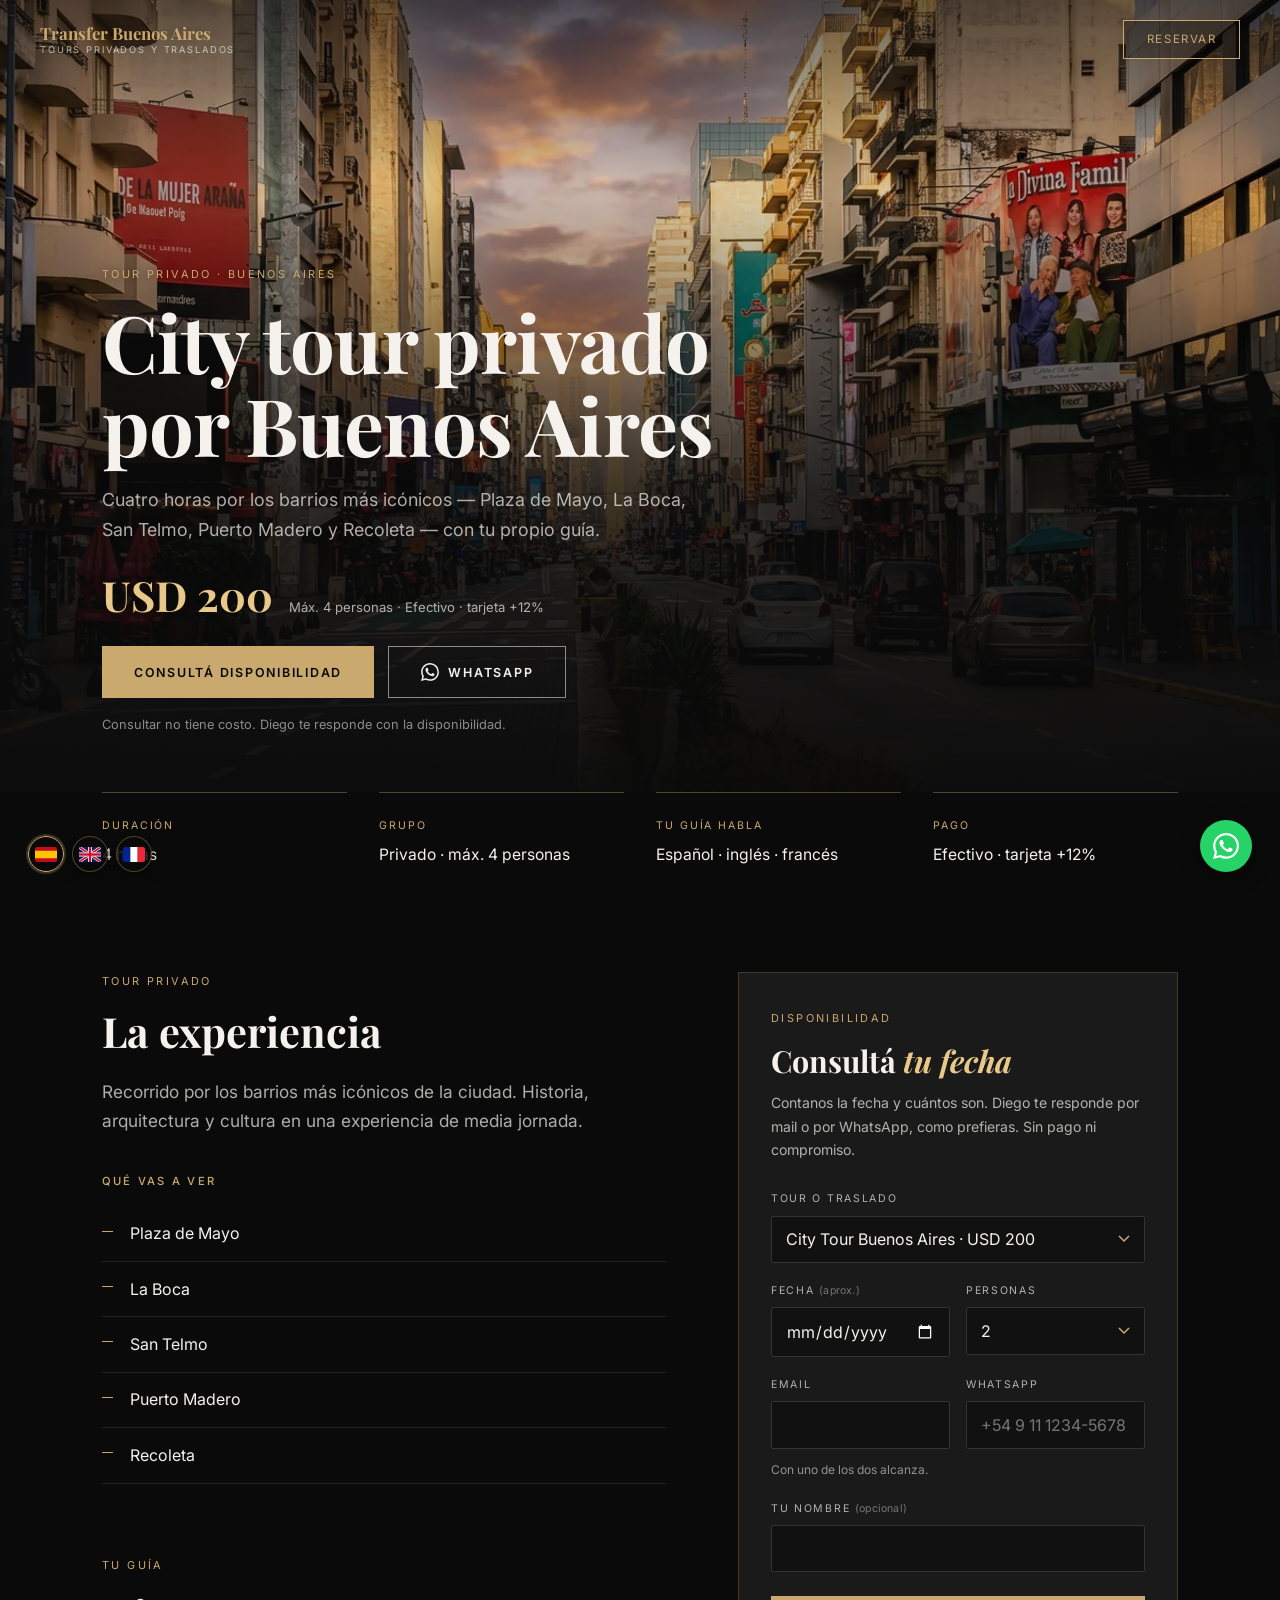
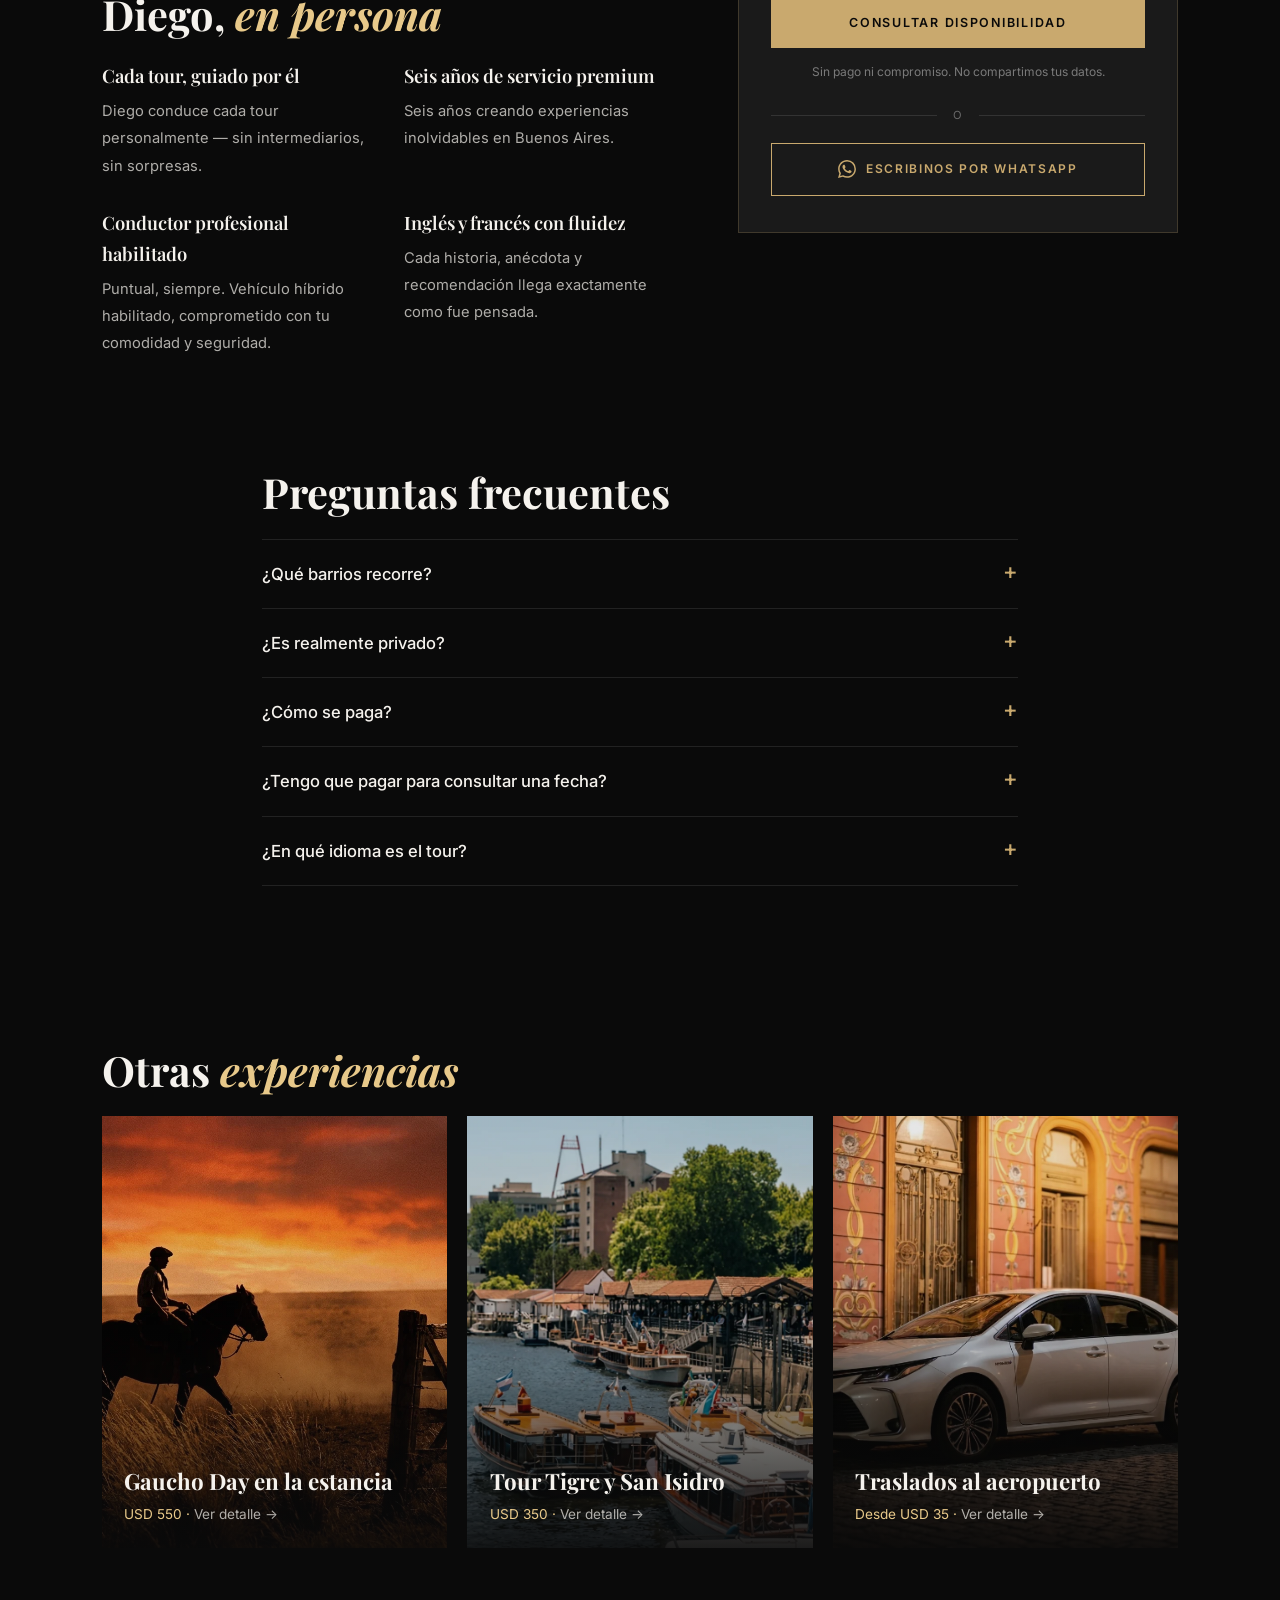
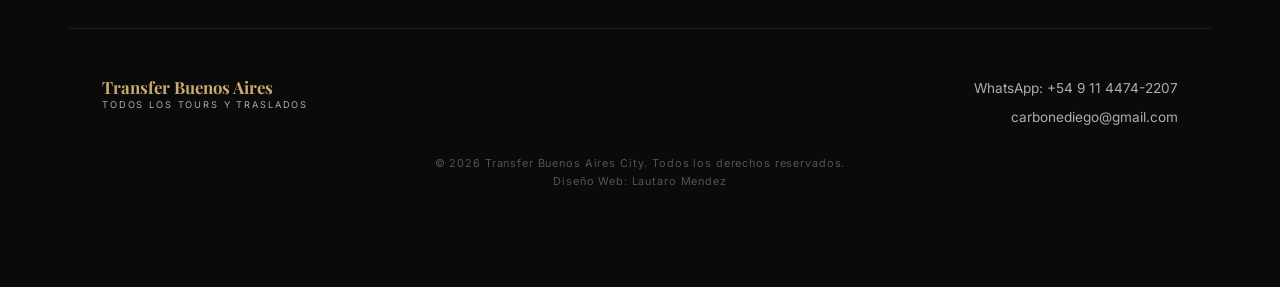
<file: es/city-tour.html>
<!DOCTYPE html>
<html lang="es" translate="no">
<head>
  <script async src="https://www.googletagmanager.com/gtag/js?id=AW-18299581753"></script>
  <script>
    window.dataLayer = window.dataLayer || [];
    function gtag(){dataLayer.push(arguments);}
    gtag('js', new Date());
    gtag('config', 'AW-18299581753');
  </script>
  <script>
    (function(c,l,a,r,i,t,y){
        c[a]=c[a]||function(){(c[a].q=c[a].q||[]).push(arguments)};
        t=l.createElement(r);t.async=1;t.src="https://www.clarity.ms/tag/"+i;
        y=l.getElementsByTagName(r)[0];y.parentNode.insertBefore(t,y);
    })(window, document, "clarity", "script", "z2kd7cgrm0");
  </script>
  <meta charset="UTF-8" />
  <meta name="viewport" content="width=device-width, initial-scale=1.0" />
  <meta name="google" content="notranslate" />
  <title>City tour privado por Buenos Aires · USD 200 | Transfer Buenos Aires City</title>
  <meta name="description" content="Cuatro horas de tour privado por Buenos Aires: Plaza de Mayo, La Boca, San Telmo, Puerto Madero y Recoleta. Con tu propio guía. USD 200." />
  <link rel="canonical" href="https://www.transferbuenosaires.com/es/city-tour" />
  <link rel="alternate" hreflang="en" href="https://www.transferbuenosaires.com/en/city-tour" />
  <link rel="alternate" hreflang="fr" href="https://www.transferbuenosaires.com/fr/city-tour" />
  <link rel="alternate" hreflang="es" href="https://www.transferbuenosaires.com/es/city-tour" />
  <link rel="alternate" hreflang="x-default" href="https://www.transferbuenosaires.com/en/city-tour" />
  <meta property="og:type" content="website" />
  <meta property="og:locale" content="es_AR" />
  <meta property="og:title" content="City tour privado por Buenos Aires · USD 200" />
  <meta property="og:description" content="Cuatro horas de tour privado por Buenos Aires: Plaza de Mayo, La Boca, San Telmo, Puerto Madero y Recoleta. Con tu propio guía. USD 200." />
  <meta property="og:url" content="https://www.transferbuenosaires.com/es/city-tour" />
  <meta property="og:image" content="https://www.transferbuenosaires.com/img/serv1.webp" />
  <meta name="twitter:card" content="summary_large_image" />
  <meta name="twitter:image" content="https://www.transferbuenosaires.com/img/serv1.webp" />
  <link rel="icon" type="image/svg+xml" href="data:image/svg+xml,<svg xmlns='http://www.w3.org/2000/svg' viewBox='0 0 32 32'><rect width='32' height='32' rx='4' fill='%230a0a0a'/><text x='16' y='22' font-family='Georgia,serif' font-size='20' font-weight='bold' fill='%23c9a96e' text-anchor='middle'>T</text></svg>" />
  <link rel="preload" as="image" href="/img/serv1.webp" fetchpriority="high" />
  <link rel="preconnect" href="https://fonts.googleapis.com" />
  <link rel="preconnect" href="https://fonts.gstatic.com" crossorigin />
  <link href="https://fonts.googleapis.com/css2?family=Playfair+Display:ital,wght@0,600;0,700;1,600&family=Inter:wght@300;400;500;600&display=swap" rel="stylesheet" />
  <link rel="stylesheet" href="/css/tour.css?v=1" />
  <script type="application/ld+json">{"@context":"https://schema.org","@type":"TouristTrip","name":"City tour privado por Buenos Aires","description":"Cuatro horas de tour privado por Buenos Aires: Plaza de Mayo, La Boca, San Telmo, Puerto Madero y Recoleta. Con tu propio guía. USD 200.","url":"https://www.transferbuenosaires.com/es/city-tour","image":"https://www.transferbuenosaires.com/img/serv1.webp","inLanguage":"es","provider":{"@type":"LocalBusiness","name":"Transfer Buenos Aires City","url":"https://www.transferbuenosaires.com/","telephone":"+5491144742207"},"offers":{"@type":"Offer","price":"200","priceCurrency":"USD","url":"https://www.transferbuenosaires.com/es/city-tour"}}</script>
  <script type="application/ld+json">{"@context":"https://schema.org","@type":"FAQPage","mainEntity":[{"@type":"Question","name":"¿Qué barrios recorre?","acceptedAnswer":{"@type":"Answer","text":"Plaza de Mayo, La Boca, San Telmo, Puerto Madero y Recoleta, en unas cuatro horas."}},{"@type":"Question","name":"¿Es realmente privado?","acceptedAnswer":{"@type":"Answer","text":"Sí. Viaja solo tu grupo — sin extraños ni horarios de terceros. Ritmo, paradas y recorrido pensados para vos. Máximo 4 personas por servicio."}},{"@type":"Question","name":"¿Cómo se paga?","acceptedAnswer":{"@type":"Answer","text":"Los precios son en dólares, en efectivo. Con tarjeta de crédito hay un recargo del 12%."}},{"@type":"Question","name":"¿Tengo que pagar para consultar una fecha?","acceptedAnswer":{"@type":"Answer","text":"No. Mandá el formulario o un WhatsApp y Diego te responde con la disponibilidad. Sin pago ni compromiso."}},{"@type":"Question","name":"¿En qué idioma es el tour?","acceptedAnswer":{"@type":"Answer","text":"En español, inglés o francés — Diego habla los tres."}}]}</script>
</head>
<body data-service="city" data-wa-key="city">

<nav class="t-nav">
  <a href="/es" class="nav-logo">Transfer Buenos Aires<span>Tours privados y traslados</span></a>
  <a href="#book" class="nav-cta">Reservar</a>
</nav>

<header class="t-hero">
  <img class="t-hero-img" src="/img/serv1.webp" alt="Avenida Corrientes y el Obelisco de Buenos Aires al atardecer" width="1280" height="956" fetchpriority="high" />
  <div class="t-hero-shade"></div>
  <div class="t-hero-inner">
    <span class="t-eyebrow">Tour privado · Buenos Aires</span>
    <h1 class="t-h1">City tour privado<br>por Buenos Aires</h1>
    <p class="t-sub">Cuatro horas por los barrios más icónicos — Plaza de Mayo, La Boca, San Telmo, Puerto Madero y Recoleta — con tu propio guía.</p>
    <div class="t-price">
      <span class="price-num">USD 200</span>
      <span class="price-notes">Máx. 4 personas · Efectivo · tarjeta +12%</span>
    </div>
    <div class="t-ctas">
      <a href="#book" class="btn-gold">Consultá disponibilidad</a>
      <a href="https://wa.me/5491144742207" data-wa="city" target="_blank" rel="noopener" class="btn-line"><svg xmlns="http://www.w3.org/2000/svg" viewBox="0 0 24 24" aria-hidden="true"><path d="M17.472 14.382c-.297-.149-1.758-.867-2.03-.967-.273-.099-.471-.148-.67.15-.197.297-.767.966-.94 1.164-.173.199-.347.223-.644.075-.297-.15-1.255-.463-2.39-1.475-.883-.788-1.48-1.761-1.653-2.059-.173-.297-.018-.458.13-.606.134-.133.298-.347.446-.52.149-.174.198-.298.298-.497.099-.198.05-.371-.025-.52-.075-.149-.669-1.612-.916-2.207-.242-.579-.487-.5-.669-.51-.173-.008-.371-.01-.57-.01-.198 0-.52.074-.792.372-.272.297-1.04 1.016-1.04 2.479 0 1.462 1.065 2.875 1.213 3.074.149.198 2.096 3.2 5.077 4.487.709.306 1.262.489 1.694.625.712.227 1.36.195 1.871.118.571-.085 1.758-.719 2.006-1.413.248-.694.248-1.289.173-1.413-.074-.124-.272-.198-.57-.347m-5.421 7.403h-.004a9.87 9.87 0 01-5.031-1.378l-.361-.214-3.741.982.998-3.648-.235-.374a9.86 9.86 0 01-1.51-5.26c.001-5.45 4.436-9.884 9.888-9.884 2.64 0 5.122 1.03 6.988 2.898a9.825 9.825 0 012.893 6.994c-.003 5.45-4.437 9.884-9.885 9.884m8.413-18.297A11.815 11.815 0 0012.05 0C5.495 0 .16 5.335.157 11.892c0 2.096.547 4.142 1.588 5.945L.057 24l6.305-1.654a11.882 11.882 0 005.683 1.448h.005c6.554 0 11.89-5.335 11.893-11.893a11.821 11.821 0 00-3.48-8.413z"/></svg><span>WhatsApp</span></a>
    </div>
    <p class="t-nopay">Consultar no tiene costo. Diego te responde con la disponibilidad.</p>
  </div>
</header>

<section class="t-facts" aria-label="Duración">
  <div class="t-fact"><span class="t-fact-k">Duración</span><span class="t-fact-v">4 horas</span></div>
  <div class="t-fact"><span class="t-fact-k">Grupo</span><span class="t-fact-v">Privado · máx. 4 personas</span></div>
  <div class="t-fact"><span class="t-fact-k">Tu guía habla</span><span class="t-fact-v">Español · inglés · francés</span></div>
  <div class="t-fact"><span class="t-fact-k">Pago</span><span class="t-fact-v">Efectivo · tarjeta +12%</span></div>
</section>

<main>
  <section class="t-sec t-main">
    <div class="t-col">
      <span class="t-label">Tour privado</span>
      <h2 class="t-h2">La experiencia</h2>
      <p class="t-about">Recorrido por los barrios más icónicos de la ciudad. Historia, arquitectura y cultura en una experiencia de media jornada.</p>
      <h3 class="t-h3">Qué vas a ver</h3>
        <ul class="t-list">
          <li>Plaza de Mayo</li>
          <li>La Boca</li>
          <li>San Telmo</li>
          <li>Puerto Madero</li>
          <li>Recoleta</li>
        </ul>

      <div class="t-guide">
        <span class="t-label">Tu guía</span>
        <h2 class="t-h2">Diego, <em>en persona</em></h2>
        <ul class="t-guide-list">
          <li><strong>Cada tour, guiado por él</strong><span>Diego conduce cada tour personalmente — sin intermediarios, sin sorpresas.</span></li>
          <li><strong>Seis años de servicio premium</strong><span>Seis años creando experiencias inolvidables en Buenos Aires.</span></li>
          <li><strong>Conductor profesional habilitado</strong><span>Puntual, siempre. Vehículo híbrido habilitado, comprometido con tu comodidad y seguridad.</span></li>
          <li><strong>Inglés y francés con fluidez</strong><span>Cada historia, anécdota y recomendación llega exactamente como fue pensada.</span></li>
        </ul>
        <!-- LUGAR PARA RESEÑAS REALES: cuando Diego mande testimonios o la ficha de Google tenga
             reseñas, van acá (texto tal cual, con nombre y país). No inventar ni corregir. -->
      </div>
    </div>

    <aside class="t-book" id="book">
      <div class="booking-form">
        <span class="t-label">Disponibilidad</span>
        <h2 class="t-form-title">Consultá <em>tu fecha</em></h2>
        <p class="t-form-lead">Contanos la fecha y cuántos son. Diego te responde por mail o por WhatsApp, como prefieras. Sin pago ni compromiso.</p>
        <form id="bookingForm" novalidate>
          <div class="bf-field">
            <label for="bf-service">Tour o traslado</label>
            <select id="bf-service" name="service">
              <option value="city" selected>City Tour Buenos Aires · USD 200</option>
              <option value="tigre">Tigre y San Isidro · USD 350</option>
              <option value="gaucho">Gaucho Day en la estancia · USD 550</option>
              <option value="ezeiza">Traslado aeropuerto Ezeiza</option>
              <option value="aeroparque">Traslado Aeroparque</option>
              <option value="otro">Otro / todavía no sé</option>
            </select>
          </div>
          <div class="bf-row">
            <div class="bf-field">
              <label for="bf-date">Fecha <span class="opt">(aprox.)</span></label>
              <input type="date" id="bf-date" name="date" />
            </div>
            <div class="bf-field">
              <label for="bf-people">Personas</label>
              <select id="bf-people" name="people">
                <option value="1">1</option>
                <option value="2" selected>2</option>
                <option value="3">3</option>
                <option value="4">4</option>
                <option value="5">5</option>
                <option value="6">6</option>
                <option value="7">7</option>
                <option value="8+">8+</option>
              </select>
            </div>
          </div>
          <div class="bf-row" id="bf-f-contact">
            <div class="bf-field">
              <label for="bf-email">Email</label>
              <input type="email" id="bf-email" name="email" autocomplete="email" inputmode="email" maxlength="80" />
            </div>
            <div class="bf-field">
              <label for="bf-phone">WhatsApp</label>
              <input type="tel" id="bf-phone" name="phone" autocomplete="tel" inputmode="tel" maxlength="30" placeholder="+54 9 11 1234-5678" />
            </div>
          </div>
          <p class="bf-hint">Con uno de los dos alcanza.</p>
          <p class="bf-error" id="bf-e-contact">Dejanos un mail o un WhatsApp para poder responderte.</p>
          <div class="bf-field">
            <label for="bf-name">Tu nombre <span class="opt">(opcional)</span></label>
            <input type="text" id="bf-name" name="name" autocomplete="name" maxlength="60" />
          </div>
          <div aria-hidden="true" style="position:absolute;left:-9999px;top:auto;width:1px;height:1px;overflow:hidden">
            <label for="bf-website">No completar</label>
            <input type="text" id="bf-website" name="website" tabindex="-1" autocomplete="off" />
          </div>
          <button type="submit" class="btn-gold bf-submit" id="bf-submit">Consultar disponibilidad</button>
          <p class="bf-note">Sin pago ni compromiso. No compartimos tus datos.</p>
          <div class="bf-send-error" id="bf-send-error">No pudimos enviar la consulta. Probá de nuevo en un momento, o escribinos por WhatsApp.</div>
        </form>
        <div class="bf-thanks" id="bf-thanks" role="status">
          <div class="bf-thanks-mark"><svg viewBox="0 0 24 24"><path d="M5 12.5l4.5 4.5L19 7.5" stroke-linecap="round" stroke-linejoin="round"/></svg></div>
          <h3>Recibimos tu consulta</h3>
          <p>Diego te va a responder por mail o WhatsApp. Si es urgente, escribile directo.</p>
        </div>
        <div class="bf-or">o</div>
        <a href="https://wa.me/5491144742207" data-wa="city" target="_blank" rel="noopener" class="bf-wa"><svg xmlns="http://www.w3.org/2000/svg" viewBox="0 0 24 24" aria-hidden="true"><path d="M17.472 14.382c-.297-.149-1.758-.867-2.03-.967-.273-.099-.471-.148-.67.15-.197.297-.767.966-.94 1.164-.173.199-.347.223-.644.075-.297-.15-1.255-.463-2.39-1.475-.883-.788-1.48-1.761-1.653-2.059-.173-.297-.018-.458.13-.606.134-.133.298-.347.446-.52.149-.174.198-.298.298-.497.099-.198.05-.371-.025-.52-.075-.149-.669-1.612-.916-2.207-.242-.579-.487-.5-.669-.51-.173-.008-.371-.01-.57-.01-.198 0-.52.074-.792.372-.272.297-1.04 1.016-1.04 2.479 0 1.462 1.065 2.875 1.213 3.074.149.198 2.096 3.2 5.077 4.487.709.306 1.262.489 1.694.625.712.227 1.36.195 1.871.118.571-.085 1.758-.719 2.006-1.413.248-.694.248-1.289.173-1.413-.074-.124-.272-.198-.57-.347m-5.421 7.403h-.004a9.87 9.87 0 01-5.031-1.378l-.361-.214-3.741.982.998-3.648-.235-.374a9.86 9.86 0 01-1.51-5.26c.001-5.45 4.436-9.884 9.888-9.884 2.64 0 5.122 1.03 6.988 2.898a9.825 9.825 0 012.893 6.994c-.003 5.45-4.437 9.884-9.885 9.884m8.413-18.297A11.815 11.815 0 0012.05 0C5.495 0 .16 5.335.157 11.892c0 2.096.547 4.142 1.588 5.945L.057 24l6.305-1.654a11.882 11.882 0 005.683 1.448h.005c6.554 0 11.89-5.335 11.893-11.893a11.821 11.821 0 00-3.48-8.413z"/></svg><span>Escribinos por WhatsApp</span></a>
      </div>
    </aside>
  </section>

  <section class="t-sec t-faq">
    <h2 class="t-h2">Preguntas frecuentes</h2>
    <details><summary>¿Qué barrios recorre?</summary><p>Plaza de Mayo, La Boca, San Telmo, Puerto Madero y Recoleta, en unas cuatro horas.</p></details>
    <details><summary>¿Es realmente privado?</summary><p>Sí. Viaja solo tu grupo — sin extraños ni horarios de terceros. Ritmo, paradas y recorrido pensados para vos. Máximo 4 personas por servicio.</p></details>
    <details><summary>¿Cómo se paga?</summary><p>Los precios son en dólares, en efectivo. Con tarjeta de crédito hay un recargo del 12%.</p></details>
    <details><summary>¿Tengo que pagar para consultar una fecha?</summary><p>No. Mandá el formulario o un WhatsApp y Diego te responde con la disponibilidad. Sin pago ni compromiso.</p></details>
    <details><summary>¿En qué idioma es el tour?</summary><p>En español, inglés o francés — Diego habla los tres.</p></details>
  </section>

  <section class="t-sec t-others">
    <h2 class="t-h2">Otras <em>experiencias</em></h2>
    <div class="o-grid">
      <a class="o-card" href="/es/gaucho-day">
        <img src="/img/serv3.webp" alt="Gaucho a caballo al atardecer en el campo argentino" loading="lazy" width="1280" height="956" />
        <span class="o-body">
          <span class="o-name">Gaucho Day en la estancia</span>
          <span class="o-meta">USD 550 · <span class="o-see">Ver detalle →</span></span>
        </span>
      </a>
      <a class="o-card" href="/es/tigre">
        <img src="/img/serv2.webp" alt="Lanchas de madera amarradas en el río, en Tigre" loading="lazy" width="1280" height="956" />
        <span class="o-body">
          <span class="o-name">Tour Tigre y San Isidro</span>
          <span class="o-meta">USD 350 · <span class="o-see">Ver detalle →</span></span>
        </span>
      </a>
      <a class="o-card" href="/es/airport-transfer">
        <img src="/img/auto.webp" alt="Sedán híbrido blanco para traslados privados, estacionado en una calle empedrada de Buenos Aires" loading="lazy" width="1280" height="956" />
        <span class="o-body">
          <span class="o-name">Traslados al aeropuerto</span>
          <span class="o-meta">Desde USD 35 · <span class="o-see">Ver detalle →</span></span>
        </span>
      </a>
    </div>
  </section>
</main>

<footer class="t-footer">
  <a href="/es" class="nav-logo">Transfer Buenos Aires<span>Todos los tours y traslados</span></a>
  <div class="t-footer-links">
    <a href="https://wa.me/5491144742207" data-wa="consulta" target="_blank" rel="noopener">WhatsApp: +54 9 11 4474-2207</a>
    <a href="mailto:carbonediego@gmail.com">carbonediego@gmail.com</a>
  </div>
  <p class="t-copy">© 2026 Transfer Buenos Aires City. Todos los derechos reservados.<br>Diseño Web: <a href="https://lautaromendez.com.ar" target="_blank" rel="noopener">Lautaro Mendez</a></p>
</footer>

<div class="lang-switcher">
  <a class="lang-btn active" href="/es/city-tour" hreflang="es" data-lang="es" title="Español" aria-label="Español"><svg viewBox="0 0 22 15" xmlns="http://www.w3.org/2000/svg"><rect width="22" height="15" fill="#c60b1e"/><rect y="3.75" width="22" height="7.5" fill="#ffc400"/></svg></a>
  <a class="lang-btn" href="/en/city-tour" hreflang="en" data-lang="en" title="English" aria-label="English"><svg viewBox="0 0 22 15" xmlns="http://www.w3.org/2000/svg"><rect width="22" height="15" fill="#012169"/><path d="M0,0 L22,15 M22,0 L0,15" stroke="#fff" stroke-width="3"/><path d="M0,0 L22,15 M22,0 L0,15" stroke="#c8102e" stroke-width="1.8"/><rect x="9" width="4" height="15" fill="#fff"/><rect y="5.5" width="22" height="4" fill="#fff"/><rect x="9.8" width="2.4" height="15" fill="#c8102e"/><rect y="6.3" width="22" height="2.4" fill="#c8102e"/></svg></a>
  <a class="lang-btn" href="/fr/city-tour" hreflang="fr" data-lang="fr" title="Français" aria-label="Français"><svg viewBox="0 0 22 15" xmlns="http://www.w3.org/2000/svg"><rect width="7.33" height="15" fill="#002395"/><rect x="7.33" width="7.34" height="15" fill="#fff"/><rect x="14.67" width="7.33" height="15" fill="#ed2939"/></svg></a>
</div>

<a href="https://wa.me/5491144742207" data-wa="city" class="wa-float" target="_blank" rel="noopener" aria-label="WhatsApp"><svg xmlns="http://www.w3.org/2000/svg" viewBox="0 0 24 24" aria-hidden="true"><path d="M17.472 14.382c-.297-.149-1.758-.867-2.03-.967-.273-.099-.471-.148-.67.15-.197.297-.767.966-.94 1.164-.173.199-.347.223-.644.075-.297-.15-1.255-.463-2.39-1.475-.883-.788-1.48-1.761-1.653-2.059-.173-.297-.018-.458.13-.606.134-.133.298-.347.446-.52.149-.174.198-.298.298-.497.099-.198.05-.371-.025-.52-.075-.149-.669-1.612-.916-2.207-.242-.579-.487-.5-.669-.51-.173-.008-.371-.01-.57-.01-.198 0-.52.074-.792.372-.272.297-1.04 1.016-1.04 2.479 0 1.462 1.065 2.875 1.213 3.074.149.198 2.096 3.2 5.077 4.487.709.306 1.262.489 1.694.625.712.227 1.36.195 1.871.118.571-.085 1.758-.719 2.006-1.413.248-.694.248-1.289.173-1.413-.074-.124-.272-.198-.57-.347m-5.421 7.403h-.004a9.87 9.87 0 01-5.031-1.378l-.361-.214-3.741.982.998-3.648-.235-.374a9.86 9.86 0 01-1.51-5.26c.001-5.45 4.436-9.884 9.888-9.884 2.64 0 5.122 1.03 6.988 2.898a9.825 9.825 0 012.893 6.994c-.003 5.45-4.437 9.884-9.885 9.884m8.413-18.297A11.815 11.815 0 0012.05 0C5.495 0 .16 5.335.157 11.892c0 2.096.547 4.142 1.588 5.945L.057 24l6.305-1.654a11.882 11.882 0 005.683 1.448h.005c6.554 0 11.89-5.335 11.893-11.893a11.821 11.821 0 00-3.48-8.413z"/></svg></a>

<script src="/js/tour.js?v=1" defer></script>
</body>
</html>
</file>
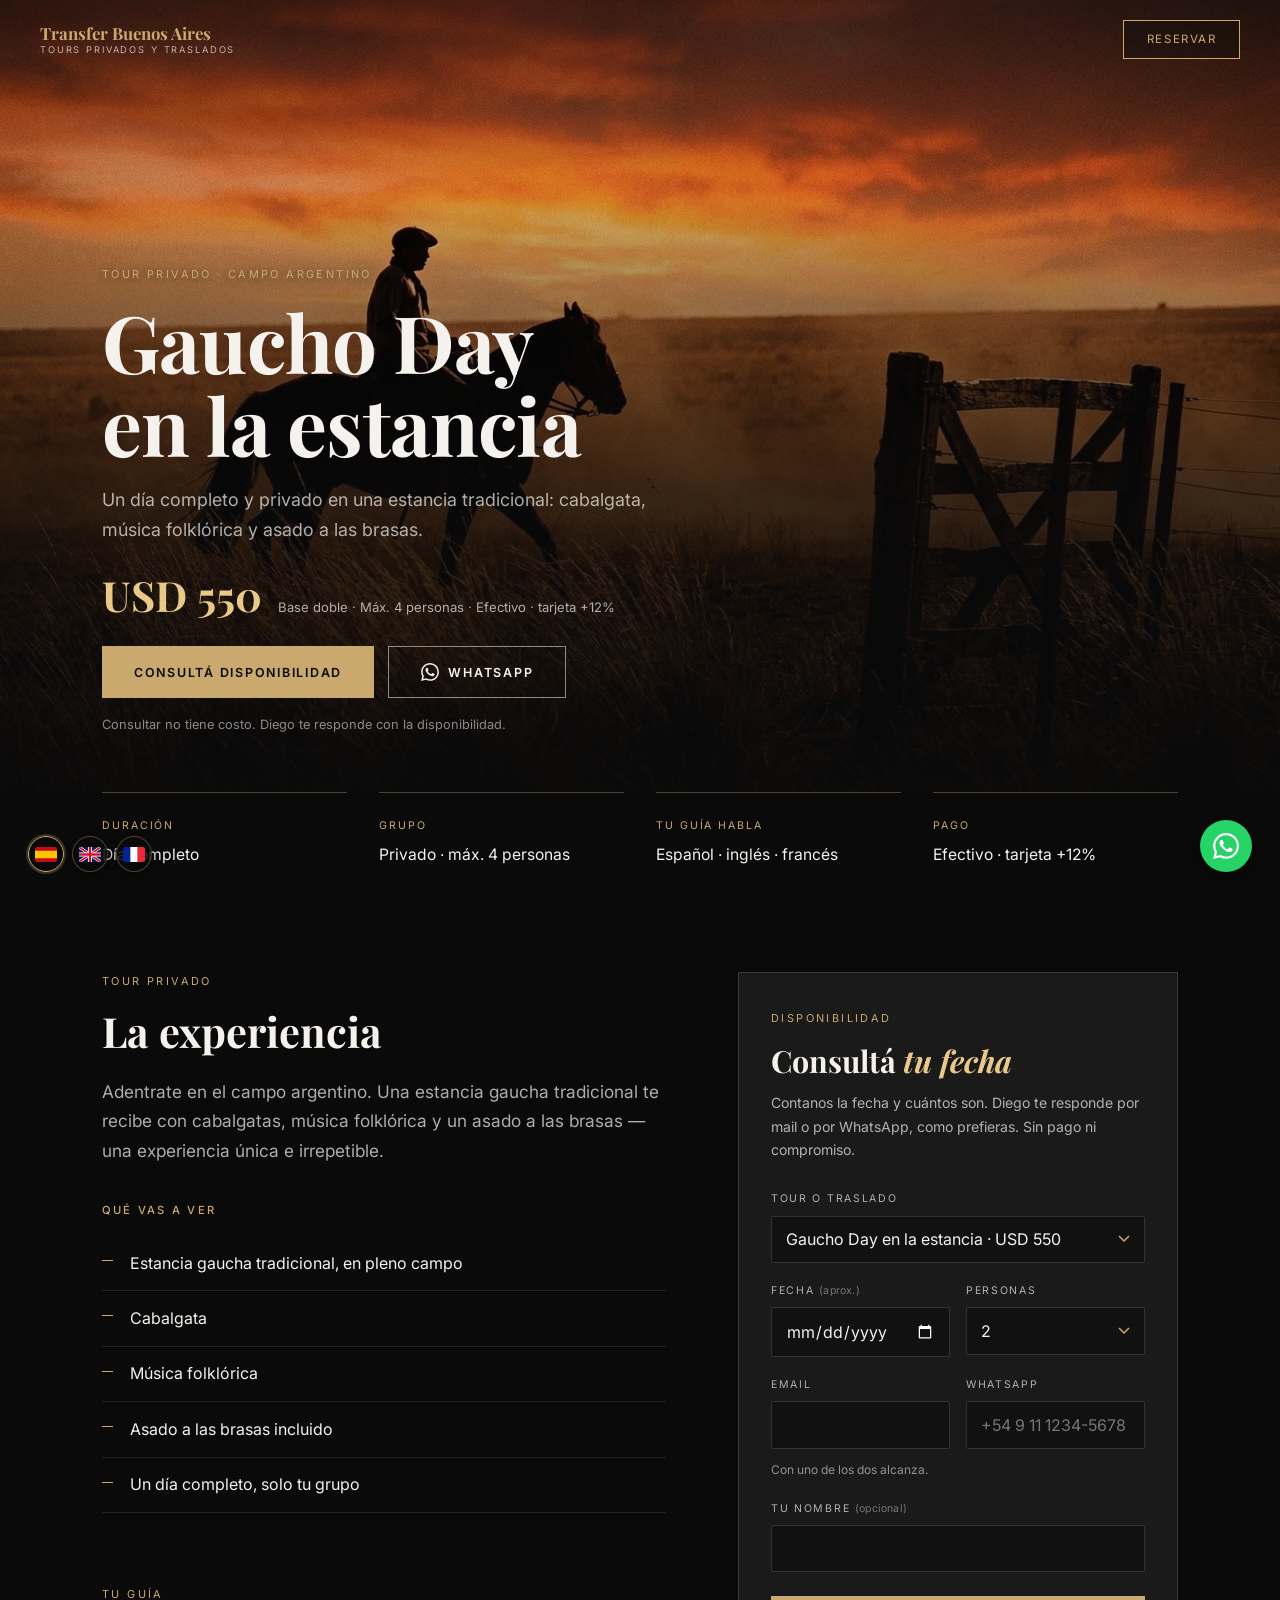
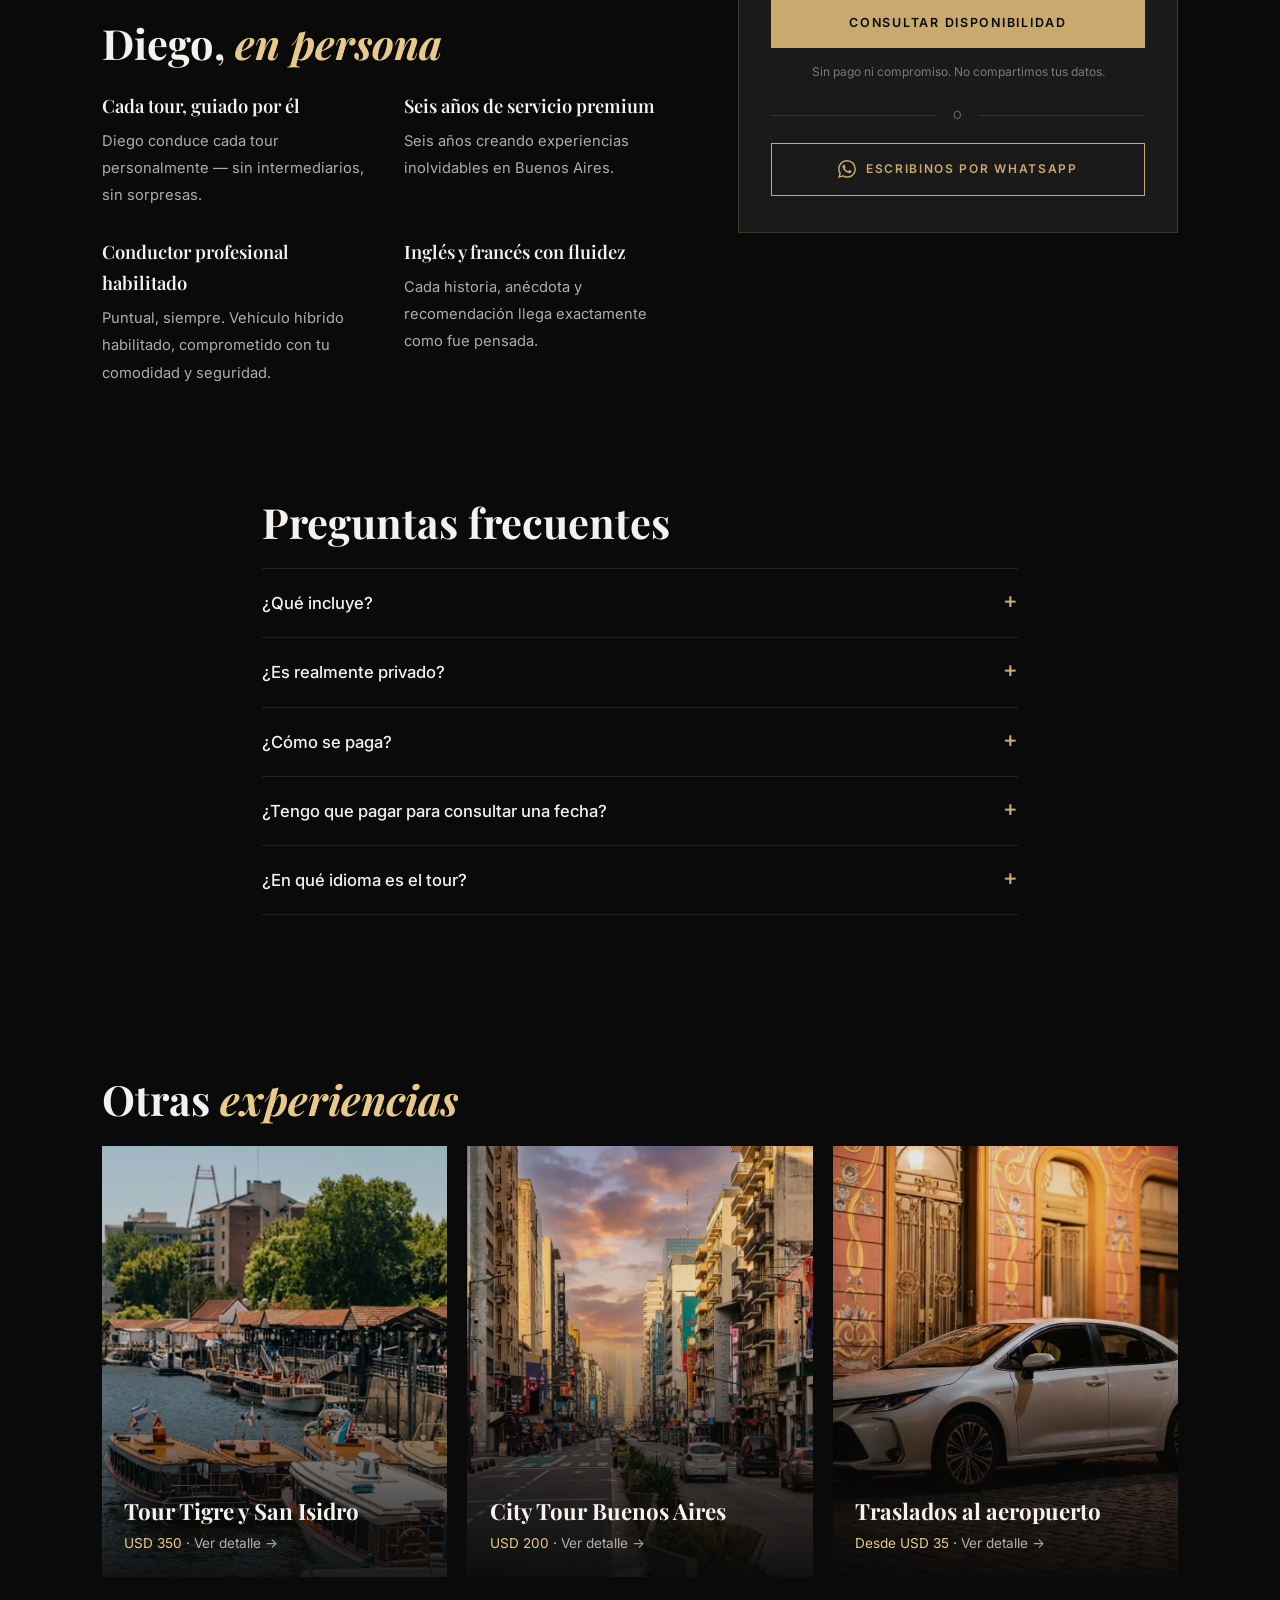
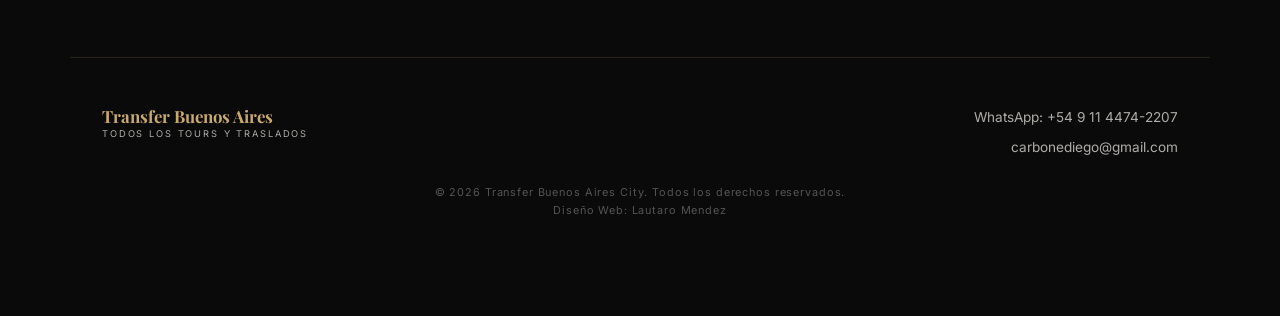
<file: es/gaucho-day.html>
<!DOCTYPE html>
<html lang="es" translate="no">
<head>
  <script async src="https://www.googletagmanager.com/gtag/js?id=AW-18299581753"></script>
  <script>
    window.dataLayer = window.dataLayer || [];
    function gtag(){dataLayer.push(arguments);}
    gtag('js', new Date());
    gtag('config', 'AW-18299581753');
  </script>
  <script>
    (function(c,l,a,r,i,t,y){
        c[a]=c[a]||function(){(c[a].q=c[a].q||[]).push(arguments)};
        t=l.createElement(r);t.async=1;t.src="https://www.clarity.ms/tag/"+i;
        y=l.getElementsByTagName(r)[0];y.parentNode.insertBefore(t,y);
    })(window, document, "clarity", "script", "z2kd7cgrm0");
  </script>
  <meta charset="UTF-8" />
  <meta name="viewport" content="width=device-width, initial-scale=1.0" />
  <meta name="google" content="notranslate" />
  <title>Gaucho Day: día de campo en estancia desde Buenos Aires · USD 550 | Transfer Buenos Aires City</title>
  <meta name="description" content="Un día completo y privado en una estancia gaucha tradicional: cabalgata, música folklórica y asado a las brasas. Guía en español, inglés y francés. USD 550." />
  <link rel="canonical" href="https://www.transferbuenosaires.com/es/gaucho-day" />
  <link rel="alternate" hreflang="en" href="https://www.transferbuenosaires.com/en/gaucho-day" />
  <link rel="alternate" hreflang="fr" href="https://www.transferbuenosaires.com/fr/gaucho-day" />
  <link rel="alternate" hreflang="es" href="https://www.transferbuenosaires.com/es/gaucho-day" />
  <link rel="alternate" hreflang="x-default" href="https://www.transferbuenosaires.com/en/gaucho-day" />
  <meta property="og:type" content="website" />
  <meta property="og:locale" content="es_AR" />
  <meta property="og:title" content="Gaucho Day: día de campo en estancia desde Buenos Aires · USD 550" />
  <meta property="og:description" content="Un día completo y privado en una estancia gaucha tradicional: cabalgata, música folklórica y asado a las brasas. Guía en español, inglés y francés. USD 550." />
  <meta property="og:url" content="https://www.transferbuenosaires.com/es/gaucho-day" />
  <meta property="og:image" content="https://www.transferbuenosaires.com/img/serv3.webp" />
  <meta name="twitter:card" content="summary_large_image" />
  <meta name="twitter:image" content="https://www.transferbuenosaires.com/img/serv3.webp" />
  <link rel="icon" type="image/svg+xml" href="data:image/svg+xml,<svg xmlns='http://www.w3.org/2000/svg' viewBox='0 0 32 32'><rect width='32' height='32' rx='4' fill='%230a0a0a'/><text x='16' y='22' font-family='Georgia,serif' font-size='20' font-weight='bold' fill='%23c9a96e' text-anchor='middle'>T</text></svg>" />
  <link rel="preload" as="image" href="/img/serv3.webp" fetchpriority="high" />
  <link rel="preconnect" href="https://fonts.googleapis.com" />
  <link rel="preconnect" href="https://fonts.gstatic.com" crossorigin />
  <link href="https://fonts.googleapis.com/css2?family=Playfair+Display:ital,wght@0,600;0,700;1,600&family=Inter:wght@300;400;500;600&display=swap" rel="stylesheet" />
  <link rel="stylesheet" href="/css/tour.css?v=1" />
  <script type="application/ld+json">{"@context":"https://schema.org","@type":"TouristTrip","name":"Gaucho Day en la estancia","description":"Un día completo y privado en una estancia gaucha tradicional: cabalgata, música folklórica y asado a las brasas. Guía en español, inglés y francés. USD 550.","url":"https://www.transferbuenosaires.com/es/gaucho-day","image":"https://www.transferbuenosaires.com/img/serv3.webp","inLanguage":"es","provider":{"@type":"LocalBusiness","name":"Transfer Buenos Aires City","url":"https://www.transferbuenosaires.com/","telephone":"+5491144742207"},"offers":{"@type":"Offer","price":"550","priceCurrency":"USD","url":"https://www.transferbuenosaires.com/es/gaucho-day"}}</script>
  <script type="application/ld+json">{"@context":"https://schema.org","@type":"FAQPage","mainEntity":[{"@type":"Question","name":"¿Qué incluye?","acceptedAnswer":{"@type":"Answer","text":"Un día completo en una estancia tradicional, con cabalgata, música folklórica y asado a las brasas."}},{"@type":"Question","name":"¿Es realmente privado?","acceptedAnswer":{"@type":"Answer","text":"Sí. Viaja solo tu grupo — sin extraños ni horarios de terceros. Ritmo, paradas y recorrido pensados para vos. Máximo 4 personas por servicio."}},{"@type":"Question","name":"¿Cómo se paga?","acceptedAnswer":{"@type":"Answer","text":"Los precios son en dólares, en efectivo. Con tarjeta de crédito hay un recargo del 12%."}},{"@type":"Question","name":"¿Tengo que pagar para consultar una fecha?","acceptedAnswer":{"@type":"Answer","text":"No. Mandá el formulario o un WhatsApp y Diego te responde con la disponibilidad. Sin pago ni compromiso."}},{"@type":"Question","name":"¿En qué idioma es el tour?","acceptedAnswer":{"@type":"Answer","text":"En español, inglés o francés — Diego habla los tres."}}]}</script>
</head>
<body data-service="gaucho" data-wa-key="gaucho">

<nav class="t-nav">
  <a href="/es" class="nav-logo">Transfer Buenos Aires<span>Tours privados y traslados</span></a>
  <a href="#book" class="nav-cta">Reservar</a>
</nav>

<header class="t-hero">
  <img class="t-hero-img" src="/img/serv3.webp" alt="Gaucho a caballo al atardecer en el campo argentino" width="1280" height="956" fetchpriority="high" />
  <div class="t-hero-shade"></div>
  <div class="t-hero-inner">
    <span class="t-eyebrow">Tour privado · campo argentino</span>
    <h1 class="t-h1">Gaucho Day<br>en la estancia</h1>
    <p class="t-sub">Un día completo y privado en una estancia tradicional: cabalgata, música folklórica y asado a las brasas.</p>
    <div class="t-price">
      <span class="price-num">USD 550</span>
      <span class="price-notes">Base doble · Máx. 4 personas · Efectivo · tarjeta +12%</span>
    </div>
    <div class="t-ctas">
      <a href="#book" class="btn-gold">Consultá disponibilidad</a>
      <a href="https://wa.me/5491144742207" data-wa="gaucho" target="_blank" rel="noopener" class="btn-line"><svg xmlns="http://www.w3.org/2000/svg" viewBox="0 0 24 24" aria-hidden="true"><path d="M17.472 14.382c-.297-.149-1.758-.867-2.03-.967-.273-.099-.471-.148-.67.15-.197.297-.767.966-.94 1.164-.173.199-.347.223-.644.075-.297-.15-1.255-.463-2.39-1.475-.883-.788-1.48-1.761-1.653-2.059-.173-.297-.018-.458.13-.606.134-.133.298-.347.446-.52.149-.174.198-.298.298-.497.099-.198.05-.371-.025-.52-.075-.149-.669-1.612-.916-2.207-.242-.579-.487-.5-.669-.51-.173-.008-.371-.01-.57-.01-.198 0-.52.074-.792.372-.272.297-1.04 1.016-1.04 2.479 0 1.462 1.065 2.875 1.213 3.074.149.198 2.096 3.2 5.077 4.487.709.306 1.262.489 1.694.625.712.227 1.36.195 1.871.118.571-.085 1.758-.719 2.006-1.413.248-.694.248-1.289.173-1.413-.074-.124-.272-.198-.57-.347m-5.421 7.403h-.004a9.87 9.87 0 01-5.031-1.378l-.361-.214-3.741.982.998-3.648-.235-.374a9.86 9.86 0 01-1.51-5.26c.001-5.45 4.436-9.884 9.888-9.884 2.64 0 5.122 1.03 6.988 2.898a9.825 9.825 0 012.893 6.994c-.003 5.45-4.437 9.884-9.885 9.884m8.413-18.297A11.815 11.815 0 0012.05 0C5.495 0 .16 5.335.157 11.892c0 2.096.547 4.142 1.588 5.945L.057 24l6.305-1.654a11.882 11.882 0 005.683 1.448h.005c6.554 0 11.89-5.335 11.893-11.893a11.821 11.821 0 00-3.48-8.413z"/></svg><span>WhatsApp</span></a>
    </div>
    <p class="t-nopay">Consultar no tiene costo. Diego te responde con la disponibilidad.</p>
  </div>
</header>

<section class="t-facts" aria-label="Duración">
  <div class="t-fact"><span class="t-fact-k">Duración</span><span class="t-fact-v">Día completo</span></div>
  <div class="t-fact"><span class="t-fact-k">Grupo</span><span class="t-fact-v">Privado · máx. 4 personas</span></div>
  <div class="t-fact"><span class="t-fact-k">Tu guía habla</span><span class="t-fact-v">Español · inglés · francés</span></div>
  <div class="t-fact"><span class="t-fact-k">Pago</span><span class="t-fact-v">Efectivo · tarjeta +12%</span></div>
</section>

<main>
  <section class="t-sec t-main">
    <div class="t-col">
      <span class="t-label">Tour privado</span>
      <h2 class="t-h2">La experiencia</h2>
      <p class="t-about">Adentrate en el campo argentino. Una estancia gaucha tradicional te recibe con cabalgatas, música folklórica y un asado a las brasas — una experiencia única e irrepetible.</p>
      <h3 class="t-h3">Qué vas a ver</h3>
        <ul class="t-list">
          <li>Estancia gaucha tradicional, en pleno campo</li>
          <li>Cabalgata</li>
          <li>Música folklórica</li>
          <li>Asado a las brasas incluido</li>
          <li>Un día completo, solo tu grupo</li>
        </ul>

      <div class="t-guide">
        <span class="t-label">Tu guía</span>
        <h2 class="t-h2">Diego, <em>en persona</em></h2>
        <ul class="t-guide-list">
          <li><strong>Cada tour, guiado por él</strong><span>Diego conduce cada tour personalmente — sin intermediarios, sin sorpresas.</span></li>
          <li><strong>Seis años de servicio premium</strong><span>Seis años creando experiencias inolvidables en Buenos Aires.</span></li>
          <li><strong>Conductor profesional habilitado</strong><span>Puntual, siempre. Vehículo híbrido habilitado, comprometido con tu comodidad y seguridad.</span></li>
          <li><strong>Inglés y francés con fluidez</strong><span>Cada historia, anécdota y recomendación llega exactamente como fue pensada.</span></li>
        </ul>
        <!-- LUGAR PARA RESEÑAS REALES: cuando Diego mande testimonios o la ficha de Google tenga
             reseñas, van acá (texto tal cual, con nombre y país). No inventar ni corregir. -->
      </div>
    </div>

    <aside class="t-book" id="book">
      <div class="booking-form">
        <span class="t-label">Disponibilidad</span>
        <h2 class="t-form-title">Consultá <em>tu fecha</em></h2>
        <p class="t-form-lead">Contanos la fecha y cuántos son. Diego te responde por mail o por WhatsApp, como prefieras. Sin pago ni compromiso.</p>
        <form id="bookingForm" novalidate>
          <div class="bf-field">
            <label for="bf-service">Tour o traslado</label>
            <select id="bf-service" name="service">
              <option value="city">City Tour Buenos Aires · USD 200</option>
              <option value="tigre">Tigre y San Isidro · USD 350</option>
              <option value="gaucho" selected>Gaucho Day en la estancia · USD 550</option>
              <option value="ezeiza">Traslado aeropuerto Ezeiza</option>
              <option value="aeroparque">Traslado Aeroparque</option>
              <option value="otro">Otro / todavía no sé</option>
            </select>
          </div>
          <div class="bf-row">
            <div class="bf-field">
              <label for="bf-date">Fecha <span class="opt">(aprox.)</span></label>
              <input type="date" id="bf-date" name="date" />
            </div>
            <div class="bf-field">
              <label for="bf-people">Personas</label>
              <select id="bf-people" name="people">
                <option value="1">1</option>
                <option value="2" selected>2</option>
                <option value="3">3</option>
                <option value="4">4</option>
                <option value="5">5</option>
                <option value="6">6</option>
                <option value="7">7</option>
                <option value="8+">8+</option>
              </select>
            </div>
          </div>
          <div class="bf-row" id="bf-f-contact">
            <div class="bf-field">
              <label for="bf-email">Email</label>
              <input type="email" id="bf-email" name="email" autocomplete="email" inputmode="email" maxlength="80" />
            </div>
            <div class="bf-field">
              <label for="bf-phone">WhatsApp</label>
              <input type="tel" id="bf-phone" name="phone" autocomplete="tel" inputmode="tel" maxlength="30" placeholder="+54 9 11 1234-5678" />
            </div>
          </div>
          <p class="bf-hint">Con uno de los dos alcanza.</p>
          <p class="bf-error" id="bf-e-contact">Dejanos un mail o un WhatsApp para poder responderte.</p>
          <div class="bf-field">
            <label for="bf-name">Tu nombre <span class="opt">(opcional)</span></label>
            <input type="text" id="bf-name" name="name" autocomplete="name" maxlength="60" />
          </div>
          <div aria-hidden="true" style="position:absolute;left:-9999px;top:auto;width:1px;height:1px;overflow:hidden">
            <label for="bf-website">No completar</label>
            <input type="text" id="bf-website" name="website" tabindex="-1" autocomplete="off" />
          </div>
          <button type="submit" class="btn-gold bf-submit" id="bf-submit">Consultar disponibilidad</button>
          <p class="bf-note">Sin pago ni compromiso. No compartimos tus datos.</p>
          <div class="bf-send-error" id="bf-send-error">No pudimos enviar la consulta. Probá de nuevo en un momento, o escribinos por WhatsApp.</div>
        </form>
        <div class="bf-thanks" id="bf-thanks" role="status">
          <div class="bf-thanks-mark"><svg viewBox="0 0 24 24"><path d="M5 12.5l4.5 4.5L19 7.5" stroke-linecap="round" stroke-linejoin="round"/></svg></div>
          <h3>Recibimos tu consulta</h3>
          <p>Diego te va a responder por mail o WhatsApp. Si es urgente, escribile directo.</p>
        </div>
        <div class="bf-or">o</div>
        <a href="https://wa.me/5491144742207" data-wa="gaucho" target="_blank" rel="noopener" class="bf-wa"><svg xmlns="http://www.w3.org/2000/svg" viewBox="0 0 24 24" aria-hidden="true"><path d="M17.472 14.382c-.297-.149-1.758-.867-2.03-.967-.273-.099-.471-.148-.67.15-.197.297-.767.966-.94 1.164-.173.199-.347.223-.644.075-.297-.15-1.255-.463-2.39-1.475-.883-.788-1.48-1.761-1.653-2.059-.173-.297-.018-.458.13-.606.134-.133.298-.347.446-.52.149-.174.198-.298.298-.497.099-.198.05-.371-.025-.52-.075-.149-.669-1.612-.916-2.207-.242-.579-.487-.5-.669-.51-.173-.008-.371-.01-.57-.01-.198 0-.52.074-.792.372-.272.297-1.04 1.016-1.04 2.479 0 1.462 1.065 2.875 1.213 3.074.149.198 2.096 3.2 5.077 4.487.709.306 1.262.489 1.694.625.712.227 1.36.195 1.871.118.571-.085 1.758-.719 2.006-1.413.248-.694.248-1.289.173-1.413-.074-.124-.272-.198-.57-.347m-5.421 7.403h-.004a9.87 9.87 0 01-5.031-1.378l-.361-.214-3.741.982.998-3.648-.235-.374a9.86 9.86 0 01-1.51-5.26c.001-5.45 4.436-9.884 9.888-9.884 2.64 0 5.122 1.03 6.988 2.898a9.825 9.825 0 012.893 6.994c-.003 5.45-4.437 9.884-9.885 9.884m8.413-18.297A11.815 11.815 0 0012.05 0C5.495 0 .16 5.335.157 11.892c0 2.096.547 4.142 1.588 5.945L.057 24l6.305-1.654a11.882 11.882 0 005.683 1.448h.005c6.554 0 11.89-5.335 11.893-11.893a11.821 11.821 0 00-3.48-8.413z"/></svg><span>Escribinos por WhatsApp</span></a>
      </div>
    </aside>
  </section>

  <section class="t-sec t-faq">
    <h2 class="t-h2">Preguntas frecuentes</h2>
    <details><summary>¿Qué incluye?</summary><p>Un día completo en una estancia tradicional, con cabalgata, música folklórica y asado a las brasas.</p></details>
    <details><summary>¿Es realmente privado?</summary><p>Sí. Viaja solo tu grupo — sin extraños ni horarios de terceros. Ritmo, paradas y recorrido pensados para vos. Máximo 4 personas por servicio.</p></details>
    <details><summary>¿Cómo se paga?</summary><p>Los precios son en dólares, en efectivo. Con tarjeta de crédito hay un recargo del 12%.</p></details>
    <details><summary>¿Tengo que pagar para consultar una fecha?</summary><p>No. Mandá el formulario o un WhatsApp y Diego te responde con la disponibilidad. Sin pago ni compromiso.</p></details>
    <details><summary>¿En qué idioma es el tour?</summary><p>En español, inglés o francés — Diego habla los tres.</p></details>
  </section>

  <section class="t-sec t-others">
    <h2 class="t-h2">Otras <em>experiencias</em></h2>
    <div class="o-grid">
      <a class="o-card" href="/es/tigre">
        <img src="/img/serv2.webp" alt="Lanchas de madera amarradas en el río, en Tigre" loading="lazy" width="1280" height="956" />
        <span class="o-body">
          <span class="o-name">Tour Tigre y San Isidro</span>
          <span class="o-meta">USD 350 · <span class="o-see">Ver detalle →</span></span>
        </span>
      </a>
      <a class="o-card" href="/es/city-tour">
        <img src="/img/serv1.webp" alt="Avenida Corrientes y el Obelisco de Buenos Aires al atardecer" loading="lazy" width="1280" height="956" />
        <span class="o-body">
          <span class="o-name">City Tour Buenos Aires</span>
          <span class="o-meta">USD 200 · <span class="o-see">Ver detalle →</span></span>
        </span>
      </a>
      <a class="o-card" href="/es/airport-transfer">
        <img src="/img/auto.webp" alt="Sedán híbrido blanco para traslados privados, estacionado en una calle empedrada de Buenos Aires" loading="lazy" width="1280" height="956" />
        <span class="o-body">
          <span class="o-name">Traslados al aeropuerto</span>
          <span class="o-meta">Desde USD 35 · <span class="o-see">Ver detalle →</span></span>
        </span>
      </a>
    </div>
  </section>
</main>

<footer class="t-footer">
  <a href="/es" class="nav-logo">Transfer Buenos Aires<span>Todos los tours y traslados</span></a>
  <div class="t-footer-links">
    <a href="https://wa.me/5491144742207" data-wa="consulta" target="_blank" rel="noopener">WhatsApp: +54 9 11 4474-2207</a>
    <a href="mailto:carbonediego@gmail.com">carbonediego@gmail.com</a>
  </div>
  <p class="t-copy">© 2026 Transfer Buenos Aires City. Todos los derechos reservados.<br>Diseño Web: <a href="https://lautaromendez.com.ar" target="_blank" rel="noopener">Lautaro Mendez</a></p>
</footer>

<div class="lang-switcher">
  <a class="lang-btn active" href="/es/gaucho-day" hreflang="es" data-lang="es" title="Español" aria-label="Español"><svg viewBox="0 0 22 15" xmlns="http://www.w3.org/2000/svg"><rect width="22" height="15" fill="#c60b1e"/><rect y="3.75" width="22" height="7.5" fill="#ffc400"/></svg></a>
  <a class="lang-btn" href="/en/gaucho-day" hreflang="en" data-lang="en" title="English" aria-label="English"><svg viewBox="0 0 22 15" xmlns="http://www.w3.org/2000/svg"><rect width="22" height="15" fill="#012169"/><path d="M0,0 L22,15 M22,0 L0,15" stroke="#fff" stroke-width="3"/><path d="M0,0 L22,15 M22,0 L0,15" stroke="#c8102e" stroke-width="1.8"/><rect x="9" width="4" height="15" fill="#fff"/><rect y="5.5" width="22" height="4" fill="#fff"/><rect x="9.8" width="2.4" height="15" fill="#c8102e"/><rect y="6.3" width="22" height="2.4" fill="#c8102e"/></svg></a>
  <a class="lang-btn" href="/fr/gaucho-day" hreflang="fr" data-lang="fr" title="Français" aria-label="Français"><svg viewBox="0 0 22 15" xmlns="http://www.w3.org/2000/svg"><rect width="7.33" height="15" fill="#002395"/><rect x="7.33" width="7.34" height="15" fill="#fff"/><rect x="14.67" width="7.33" height="15" fill="#ed2939"/></svg></a>
</div>

<a href="https://wa.me/5491144742207" data-wa="gaucho" class="wa-float" target="_blank" rel="noopener" aria-label="WhatsApp"><svg xmlns="http://www.w3.org/2000/svg" viewBox="0 0 24 24" aria-hidden="true"><path d="M17.472 14.382c-.297-.149-1.758-.867-2.03-.967-.273-.099-.471-.148-.67.15-.197.297-.767.966-.94 1.164-.173.199-.347.223-.644.075-.297-.15-1.255-.463-2.39-1.475-.883-.788-1.48-1.761-1.653-2.059-.173-.297-.018-.458.13-.606.134-.133.298-.347.446-.52.149-.174.198-.298.298-.497.099-.198.05-.371-.025-.52-.075-.149-.669-1.612-.916-2.207-.242-.579-.487-.5-.669-.51-.173-.008-.371-.01-.57-.01-.198 0-.52.074-.792.372-.272.297-1.04 1.016-1.04 2.479 0 1.462 1.065 2.875 1.213 3.074.149.198 2.096 3.2 5.077 4.487.709.306 1.262.489 1.694.625.712.227 1.36.195 1.871.118.571-.085 1.758-.719 2.006-1.413.248-.694.248-1.289.173-1.413-.074-.124-.272-.198-.57-.347m-5.421 7.403h-.004a9.87 9.87 0 01-5.031-1.378l-.361-.214-3.741.982.998-3.648-.235-.374a9.86 9.86 0 01-1.51-5.26c.001-5.45 4.436-9.884 9.888-9.884 2.64 0 5.122 1.03 6.988 2.898a9.825 9.825 0 012.893 6.994c-.003 5.45-4.437 9.884-9.885 9.884m8.413-18.297A11.815 11.815 0 0012.05 0C5.495 0 .16 5.335.157 11.892c0 2.096.547 4.142 1.588 5.945L.057 24l6.305-1.654a11.882 11.882 0 005.683 1.448h.005c6.554 0 11.89-5.335 11.893-11.893a11.821 11.821 0 00-3.48-8.413z"/></svg></a>

<script src="/js/tour.js?v=1" defer></script>
</body>
</html>
</file>
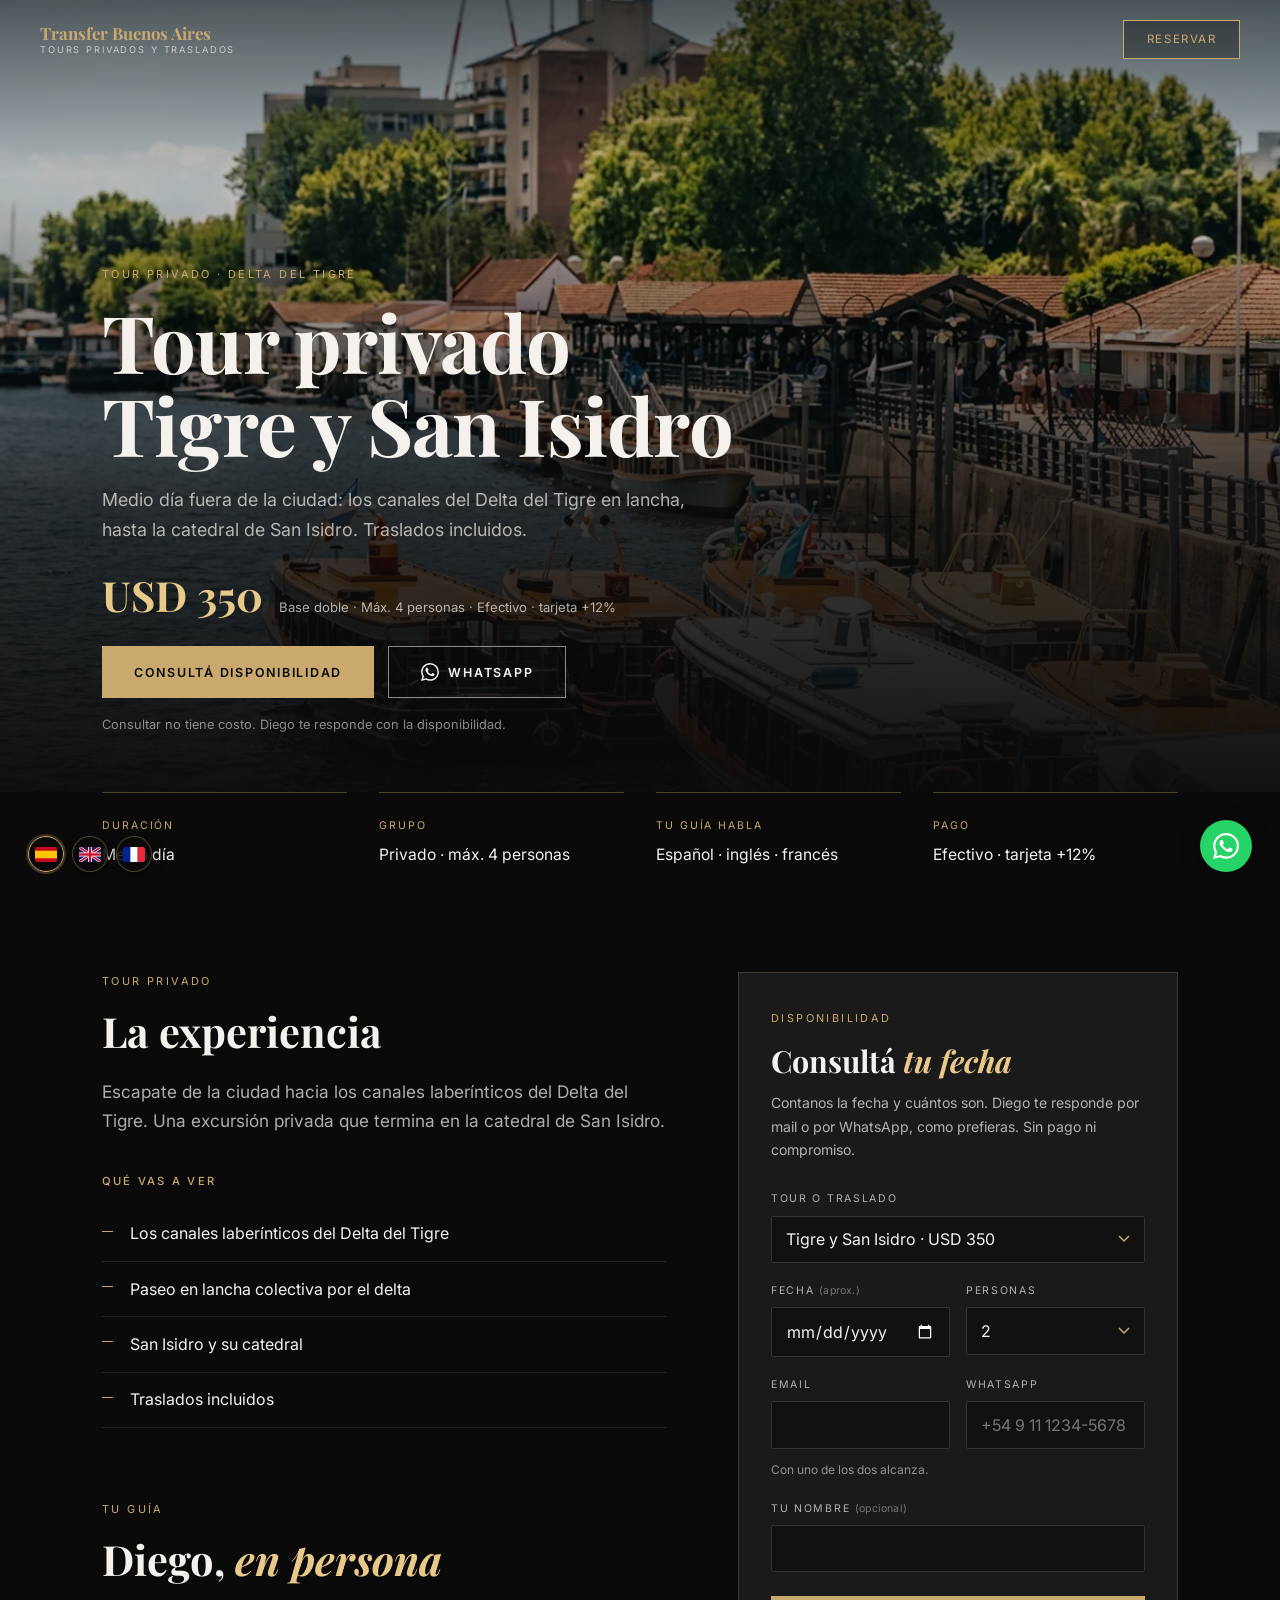
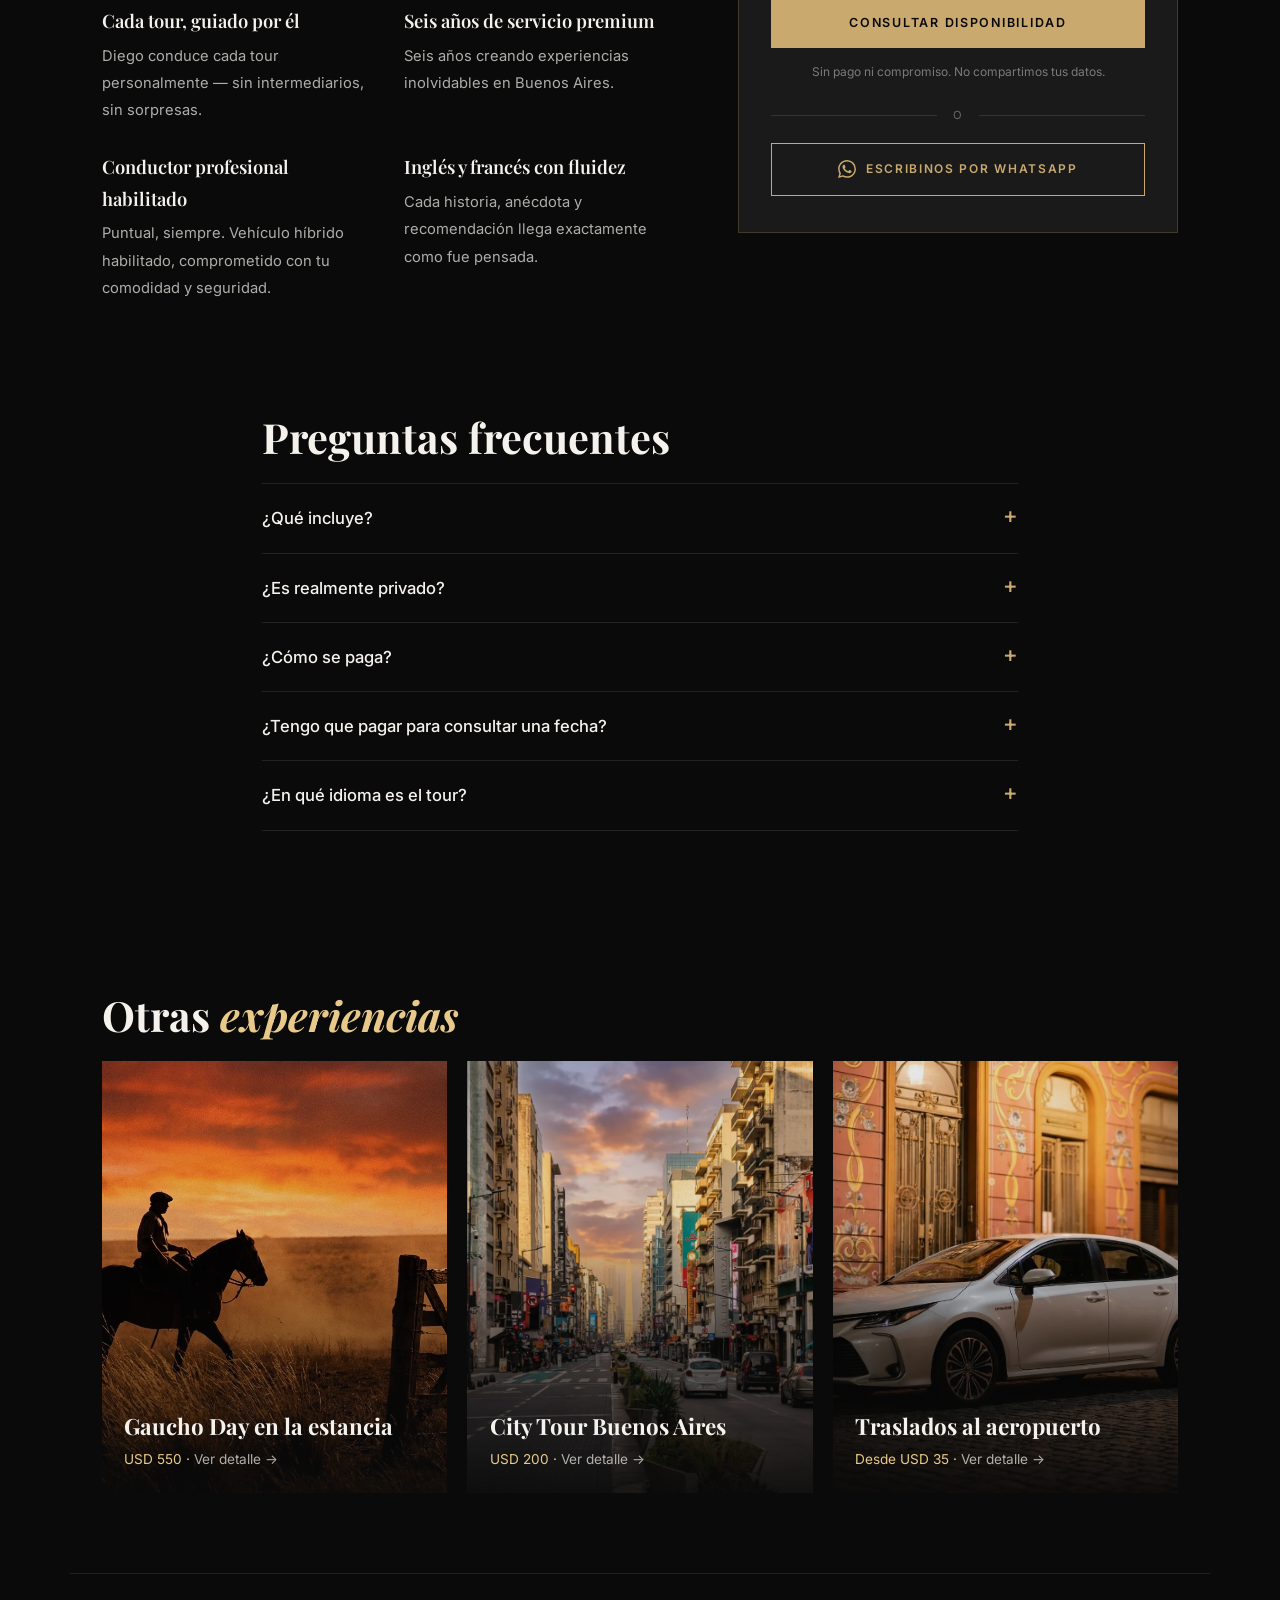
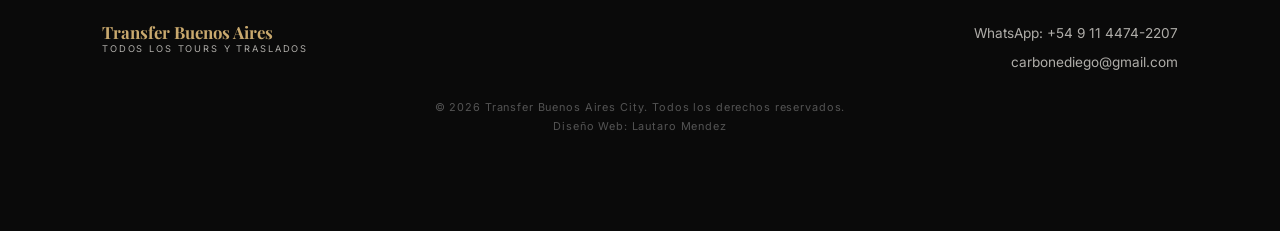
<file: es/tigre.html>
<!DOCTYPE html>
<html lang="es" translate="no">
<head>
  <script async src="https://www.googletagmanager.com/gtag/js?id=AW-18299581753"></script>
  <script>
    window.dataLayer = window.dataLayer || [];
    function gtag(){dataLayer.push(arguments);}
    gtag('js', new Date());
    gtag('config', 'AW-18299581753');
  </script>
  <script>
    (function(c,l,a,r,i,t,y){
        c[a]=c[a]||function(){(c[a].q=c[a].q||[]).push(arguments)};
        t=l.createElement(r);t.async=1;t.src="https://www.clarity.ms/tag/"+i;
        y=l.getElementsByTagName(r)[0];y.parentNode.insertBefore(t,y);
    })(window, document, "clarity", "script", "z2kd7cgrm0");
  </script>
  <meta charset="UTF-8" />
  <meta name="viewport" content="width=device-width, initial-scale=1.0" />
  <meta name="google" content="notranslate" />
  <title>Tour privado Tigre y San Isidro desde Buenos Aires · USD 350 | Transfer Buenos Aires City</title>
  <meta name="description" content="Medio día privado desde Buenos Aires al Delta del Tigre y San Isidro, con paseo en lancha por el delta. Traslados incluidos." />
  <link rel="canonical" href="https://www.transferbuenosaires.com/es/tigre" />
  <link rel="alternate" hreflang="en" href="https://www.transferbuenosaires.com/en/tigre" />
  <link rel="alternate" hreflang="fr" href="https://www.transferbuenosaires.com/fr/tigre" />
  <link rel="alternate" hreflang="es" href="https://www.transferbuenosaires.com/es/tigre" />
  <link rel="alternate" hreflang="x-default" href="https://www.transferbuenosaires.com/en/tigre" />
  <meta property="og:type" content="website" />
  <meta property="og:locale" content="es_AR" />
  <meta property="og:title" content="Tour privado Tigre y San Isidro desde Buenos Aires · USD 350" />
  <meta property="og:description" content="Medio día privado desde Buenos Aires al Delta del Tigre y San Isidro, con paseo en lancha por el delta. Traslados incluidos." />
  <meta property="og:url" content="https://www.transferbuenosaires.com/es/tigre" />
  <meta property="og:image" content="https://www.transferbuenosaires.com/img/serv2.webp" />
  <meta name="twitter:card" content="summary_large_image" />
  <meta name="twitter:image" content="https://www.transferbuenosaires.com/img/serv2.webp" />
  <link rel="icon" type="image/svg+xml" href="data:image/svg+xml,<svg xmlns='http://www.w3.org/2000/svg' viewBox='0 0 32 32'><rect width='32' height='32' rx='4' fill='%230a0a0a'/><text x='16' y='22' font-family='Georgia,serif' font-size='20' font-weight='bold' fill='%23c9a96e' text-anchor='middle'>T</text></svg>" />
  <link rel="preload" as="image" href="/img/serv2.webp" fetchpriority="high" />
  <link rel="preconnect" href="https://fonts.googleapis.com" />
  <link rel="preconnect" href="https://fonts.gstatic.com" crossorigin />
  <link href="https://fonts.googleapis.com/css2?family=Playfair+Display:ital,wght@0,600;0,700;1,600&family=Inter:wght@300;400;500;600&display=swap" rel="stylesheet" />
  <link rel="stylesheet" href="/css/tour.css?v=1" />
  <script type="application/ld+json">{"@context":"https://schema.org","@type":"TouristTrip","name":"Tour privado Tigre y San Isidro","description":"Medio día privado desde Buenos Aires al Delta del Tigre y San Isidro, con paseo en lancha por el delta. Traslados incluidos.","url":"https://www.transferbuenosaires.com/es/tigre","image":"https://www.transferbuenosaires.com/img/serv2.webp","inLanguage":"es","provider":{"@type":"LocalBusiness","name":"Transfer Buenos Aires City","url":"https://www.transferbuenosaires.com/","telephone":"+5491144742207"},"offers":{"@type":"Offer","price":"350","priceCurrency":"USD","url":"https://www.transferbuenosaires.com/es/tigre"}}</script>
  <script type="application/ld+json">{"@context":"https://schema.org","@type":"FAQPage","mainEntity":[{"@type":"Question","name":"¿Qué incluye?","acceptedAnswer":{"@type":"Answer","text":"Los traslados y un paseo en lancha colectiva por el Delta del Tigre. El tour termina en la catedral de San Isidro."}},{"@type":"Question","name":"¿Es realmente privado?","acceptedAnswer":{"@type":"Answer","text":"Sí. Viaja solo tu grupo — sin extraños ni horarios de terceros. Ritmo, paradas y recorrido pensados para vos. Máximo 4 personas por servicio."}},{"@type":"Question","name":"¿Cómo se paga?","acceptedAnswer":{"@type":"Answer","text":"Los precios son en dólares, en efectivo. Con tarjeta de crédito hay un recargo del 12%."}},{"@type":"Question","name":"¿Tengo que pagar para consultar una fecha?","acceptedAnswer":{"@type":"Answer","text":"No. Mandá el formulario o un WhatsApp y Diego te responde con la disponibilidad. Sin pago ni compromiso."}},{"@type":"Question","name":"¿En qué idioma es el tour?","acceptedAnswer":{"@type":"Answer","text":"En español, inglés o francés — Diego habla los tres."}}]}</script>
</head>
<body data-service="tigre" data-wa-key="tigre">

<nav class="t-nav">
  <a href="/es" class="nav-logo">Transfer Buenos Aires<span>Tours privados y traslados</span></a>
  <a href="#book" class="nav-cta">Reservar</a>
</nav>

<header class="t-hero">
  <img class="t-hero-img" src="/img/serv2.webp" alt="Lanchas de madera amarradas en el río, en Tigre" width="1280" height="956" fetchpriority="high" />
  <div class="t-hero-shade"></div>
  <div class="t-hero-inner">
    <span class="t-eyebrow">Tour privado · Delta del Tigre</span>
    <h1 class="t-h1">Tour privado<br>Tigre y San Isidro</h1>
    <p class="t-sub">Medio día fuera de la ciudad: los canales del Delta del Tigre en lancha, hasta la catedral de San Isidro. Traslados incluidos.</p>
    <div class="t-price">
      <span class="price-num">USD 350</span>
      <span class="price-notes">Base doble · Máx. 4 personas · Efectivo · tarjeta +12%</span>
    </div>
    <div class="t-ctas">
      <a href="#book" class="btn-gold">Consultá disponibilidad</a>
      <a href="https://wa.me/5491144742207" data-wa="tigre" target="_blank" rel="noopener" class="btn-line"><svg xmlns="http://www.w3.org/2000/svg" viewBox="0 0 24 24" aria-hidden="true"><path d="M17.472 14.382c-.297-.149-1.758-.867-2.03-.967-.273-.099-.471-.148-.67.15-.197.297-.767.966-.94 1.164-.173.199-.347.223-.644.075-.297-.15-1.255-.463-2.39-1.475-.883-.788-1.48-1.761-1.653-2.059-.173-.297-.018-.458.13-.606.134-.133.298-.347.446-.52.149-.174.198-.298.298-.497.099-.198.05-.371-.025-.52-.075-.149-.669-1.612-.916-2.207-.242-.579-.487-.5-.669-.51-.173-.008-.371-.01-.57-.01-.198 0-.52.074-.792.372-.272.297-1.04 1.016-1.04 2.479 0 1.462 1.065 2.875 1.213 3.074.149.198 2.096 3.2 5.077 4.487.709.306 1.262.489 1.694.625.712.227 1.36.195 1.871.118.571-.085 1.758-.719 2.006-1.413.248-.694.248-1.289.173-1.413-.074-.124-.272-.198-.57-.347m-5.421 7.403h-.004a9.87 9.87 0 01-5.031-1.378l-.361-.214-3.741.982.998-3.648-.235-.374a9.86 9.86 0 01-1.51-5.26c.001-5.45 4.436-9.884 9.888-9.884 2.64 0 5.122 1.03 6.988 2.898a9.825 9.825 0 012.893 6.994c-.003 5.45-4.437 9.884-9.885 9.884m8.413-18.297A11.815 11.815 0 0012.05 0C5.495 0 .16 5.335.157 11.892c0 2.096.547 4.142 1.588 5.945L.057 24l6.305-1.654a11.882 11.882 0 005.683 1.448h.005c6.554 0 11.89-5.335 11.893-11.893a11.821 11.821 0 00-3.48-8.413z"/></svg><span>WhatsApp</span></a>
    </div>
    <p class="t-nopay">Consultar no tiene costo. Diego te responde con la disponibilidad.</p>
  </div>
</header>

<section class="t-facts" aria-label="Duración">
  <div class="t-fact"><span class="t-fact-k">Duración</span><span class="t-fact-v">Medio día</span></div>
  <div class="t-fact"><span class="t-fact-k">Grupo</span><span class="t-fact-v">Privado · máx. 4 personas</span></div>
  <div class="t-fact"><span class="t-fact-k">Tu guía habla</span><span class="t-fact-v">Español · inglés · francés</span></div>
  <div class="t-fact"><span class="t-fact-k">Pago</span><span class="t-fact-v">Efectivo · tarjeta +12%</span></div>
</section>

<main>
  <section class="t-sec t-main">
    <div class="t-col">
      <span class="t-label">Tour privado</span>
      <h2 class="t-h2">La experiencia</h2>
      <p class="t-about">Escapate de la ciudad hacia los canales laberínticos del Delta del Tigre. Una excursión privada que termina en la catedral de San Isidro.</p>
      <h3 class="t-h3">Qué vas a ver</h3>
        <ul class="t-list">
          <li>Los canales laberínticos del Delta del Tigre</li>
          <li>Paseo en lancha colectiva por el delta</li>
          <li>San Isidro y su catedral</li>
          <li>Traslados incluidos</li>
        </ul>

      <div class="t-guide">
        <span class="t-label">Tu guía</span>
        <h2 class="t-h2">Diego, <em>en persona</em></h2>
        <ul class="t-guide-list">
          <li><strong>Cada tour, guiado por él</strong><span>Diego conduce cada tour personalmente — sin intermediarios, sin sorpresas.</span></li>
          <li><strong>Seis años de servicio premium</strong><span>Seis años creando experiencias inolvidables en Buenos Aires.</span></li>
          <li><strong>Conductor profesional habilitado</strong><span>Puntual, siempre. Vehículo híbrido habilitado, comprometido con tu comodidad y seguridad.</span></li>
          <li><strong>Inglés y francés con fluidez</strong><span>Cada historia, anécdota y recomendación llega exactamente como fue pensada.</span></li>
        </ul>
        <!-- LUGAR PARA RESEÑAS REALES: cuando Diego mande testimonios o la ficha de Google tenga
             reseñas, van acá (texto tal cual, con nombre y país). No inventar ni corregir. -->
      </div>
    </div>

    <aside class="t-book" id="book">
      <div class="booking-form">
        <span class="t-label">Disponibilidad</span>
        <h2 class="t-form-title">Consultá <em>tu fecha</em></h2>
        <p class="t-form-lead">Contanos la fecha y cuántos son. Diego te responde por mail o por WhatsApp, como prefieras. Sin pago ni compromiso.</p>
        <form id="bookingForm" novalidate>
          <div class="bf-field">
            <label for="bf-service">Tour o traslado</label>
            <select id="bf-service" name="service">
              <option value="city">City Tour Buenos Aires · USD 200</option>
              <option value="tigre" selected>Tigre y San Isidro · USD 350</option>
              <option value="gaucho">Gaucho Day en la estancia · USD 550</option>
              <option value="ezeiza">Traslado aeropuerto Ezeiza</option>
              <option value="aeroparque">Traslado Aeroparque</option>
              <option value="otro">Otro / todavía no sé</option>
            </select>
          </div>
          <div class="bf-row">
            <div class="bf-field">
              <label for="bf-date">Fecha <span class="opt">(aprox.)</span></label>
              <input type="date" id="bf-date" name="date" />
            </div>
            <div class="bf-field">
              <label for="bf-people">Personas</label>
              <select id="bf-people" name="people">
                <option value="1">1</option>
                <option value="2" selected>2</option>
                <option value="3">3</option>
                <option value="4">4</option>
                <option value="5">5</option>
                <option value="6">6</option>
                <option value="7">7</option>
                <option value="8+">8+</option>
              </select>
            </div>
          </div>
          <div class="bf-row" id="bf-f-contact">
            <div class="bf-field">
              <label for="bf-email">Email</label>
              <input type="email" id="bf-email" name="email" autocomplete="email" inputmode="email" maxlength="80" />
            </div>
            <div class="bf-field">
              <label for="bf-phone">WhatsApp</label>
              <input type="tel" id="bf-phone" name="phone" autocomplete="tel" inputmode="tel" maxlength="30" placeholder="+54 9 11 1234-5678" />
            </div>
          </div>
          <p class="bf-hint">Con uno de los dos alcanza.</p>
          <p class="bf-error" id="bf-e-contact">Dejanos un mail o un WhatsApp para poder responderte.</p>
          <div class="bf-field">
            <label for="bf-name">Tu nombre <span class="opt">(opcional)</span></label>
            <input type="text" id="bf-name" name="name" autocomplete="name" maxlength="60" />
          </div>
          <div aria-hidden="true" style="position:absolute;left:-9999px;top:auto;width:1px;height:1px;overflow:hidden">
            <label for="bf-website">No completar</label>
            <input type="text" id="bf-website" name="website" tabindex="-1" autocomplete="off" />
          </div>
          <button type="submit" class="btn-gold bf-submit" id="bf-submit">Consultar disponibilidad</button>
          <p class="bf-note">Sin pago ni compromiso. No compartimos tus datos.</p>
          <div class="bf-send-error" id="bf-send-error">No pudimos enviar la consulta. Probá de nuevo en un momento, o escribinos por WhatsApp.</div>
        </form>
        <div class="bf-thanks" id="bf-thanks" role="status">
          <div class="bf-thanks-mark"><svg viewBox="0 0 24 24"><path d="M5 12.5l4.5 4.5L19 7.5" stroke-linecap="round" stroke-linejoin="round"/></svg></div>
          <h3>Recibimos tu consulta</h3>
          <p>Diego te va a responder por mail o WhatsApp. Si es urgente, escribile directo.</p>
        </div>
        <div class="bf-or">o</div>
        <a href="https://wa.me/5491144742207" data-wa="tigre" target="_blank" rel="noopener" class="bf-wa"><svg xmlns="http://www.w3.org/2000/svg" viewBox="0 0 24 24" aria-hidden="true"><path d="M17.472 14.382c-.297-.149-1.758-.867-2.03-.967-.273-.099-.471-.148-.67.15-.197.297-.767.966-.94 1.164-.173.199-.347.223-.644.075-.297-.15-1.255-.463-2.39-1.475-.883-.788-1.48-1.761-1.653-2.059-.173-.297-.018-.458.13-.606.134-.133.298-.347.446-.52.149-.174.198-.298.298-.497.099-.198.05-.371-.025-.52-.075-.149-.669-1.612-.916-2.207-.242-.579-.487-.5-.669-.51-.173-.008-.371-.01-.57-.01-.198 0-.52.074-.792.372-.272.297-1.04 1.016-1.04 2.479 0 1.462 1.065 2.875 1.213 3.074.149.198 2.096 3.2 5.077 4.487.709.306 1.262.489 1.694.625.712.227 1.36.195 1.871.118.571-.085 1.758-.719 2.006-1.413.248-.694.248-1.289.173-1.413-.074-.124-.272-.198-.57-.347m-5.421 7.403h-.004a9.87 9.87 0 01-5.031-1.378l-.361-.214-3.741.982.998-3.648-.235-.374a9.86 9.86 0 01-1.51-5.26c.001-5.45 4.436-9.884 9.888-9.884 2.64 0 5.122 1.03 6.988 2.898a9.825 9.825 0 012.893 6.994c-.003 5.45-4.437 9.884-9.885 9.884m8.413-18.297A11.815 11.815 0 0012.05 0C5.495 0 .16 5.335.157 11.892c0 2.096.547 4.142 1.588 5.945L.057 24l6.305-1.654a11.882 11.882 0 005.683 1.448h.005c6.554 0 11.89-5.335 11.893-11.893a11.821 11.821 0 00-3.48-8.413z"/></svg><span>Escribinos por WhatsApp</span></a>
      </div>
    </aside>
  </section>

  <section class="t-sec t-faq">
    <h2 class="t-h2">Preguntas frecuentes</h2>
    <details><summary>¿Qué incluye?</summary><p>Los traslados y un paseo en lancha colectiva por el Delta del Tigre. El tour termina en la catedral de San Isidro.</p></details>
    <details><summary>¿Es realmente privado?</summary><p>Sí. Viaja solo tu grupo — sin extraños ni horarios de terceros. Ritmo, paradas y recorrido pensados para vos. Máximo 4 personas por servicio.</p></details>
    <details><summary>¿Cómo se paga?</summary><p>Los precios son en dólares, en efectivo. Con tarjeta de crédito hay un recargo del 12%.</p></details>
    <details><summary>¿Tengo que pagar para consultar una fecha?</summary><p>No. Mandá el formulario o un WhatsApp y Diego te responde con la disponibilidad. Sin pago ni compromiso.</p></details>
    <details><summary>¿En qué idioma es el tour?</summary><p>En español, inglés o francés — Diego habla los tres.</p></details>
  </section>

  <section class="t-sec t-others">
    <h2 class="t-h2">Otras <em>experiencias</em></h2>
    <div class="o-grid">
      <a class="o-card" href="/es/gaucho-day">
        <img src="/img/serv3.webp" alt="Gaucho a caballo al atardecer en el campo argentino" loading="lazy" width="1280" height="956" />
        <span class="o-body">
          <span class="o-name">Gaucho Day en la estancia</span>
          <span class="o-meta">USD 550 · <span class="o-see">Ver detalle →</span></span>
        </span>
      </a>
      <a class="o-card" href="/es/city-tour">
        <img src="/img/serv1.webp" alt="Avenida Corrientes y el Obelisco de Buenos Aires al atardecer" loading="lazy" width="1280" height="956" />
        <span class="o-body">
          <span class="o-name">City Tour Buenos Aires</span>
          <span class="o-meta">USD 200 · <span class="o-see">Ver detalle →</span></span>
        </span>
      </a>
      <a class="o-card" href="/es/airport-transfer">
        <img src="/img/auto.webp" alt="Sedán híbrido blanco para traslados privados, estacionado en una calle empedrada de Buenos Aires" loading="lazy" width="1280" height="956" />
        <span class="o-body">
          <span class="o-name">Traslados al aeropuerto</span>
          <span class="o-meta">Desde USD 35 · <span class="o-see">Ver detalle →</span></span>
        </span>
      </a>
    </div>
  </section>
</main>

<footer class="t-footer">
  <a href="/es" class="nav-logo">Transfer Buenos Aires<span>Todos los tours y traslados</span></a>
  <div class="t-footer-links">
    <a href="https://wa.me/5491144742207" data-wa="consulta" target="_blank" rel="noopener">WhatsApp: +54 9 11 4474-2207</a>
    <a href="mailto:carbonediego@gmail.com">carbonediego@gmail.com</a>
  </div>
  <p class="t-copy">© 2026 Transfer Buenos Aires City. Todos los derechos reservados.<br>Diseño Web: <a href="https://lautaromendez.com.ar" target="_blank" rel="noopener">Lautaro Mendez</a></p>
</footer>

<div class="lang-switcher">
  <a class="lang-btn active" href="/es/tigre" hreflang="es" data-lang="es" title="Español" aria-label="Español"><svg viewBox="0 0 22 15" xmlns="http://www.w3.org/2000/svg"><rect width="22" height="15" fill="#c60b1e"/><rect y="3.75" width="22" height="7.5" fill="#ffc400"/></svg></a>
  <a class="lang-btn" href="/en/tigre" hreflang="en" data-lang="en" title="English" aria-label="English"><svg viewBox="0 0 22 15" xmlns="http://www.w3.org/2000/svg"><rect width="22" height="15" fill="#012169"/><path d="M0,0 L22,15 M22,0 L0,15" stroke="#fff" stroke-width="3"/><path d="M0,0 L22,15 M22,0 L0,15" stroke="#c8102e" stroke-width="1.8"/><rect x="9" width="4" height="15" fill="#fff"/><rect y="5.5" width="22" height="4" fill="#fff"/><rect x="9.8" width="2.4" height="15" fill="#c8102e"/><rect y="6.3" width="22" height="2.4" fill="#c8102e"/></svg></a>
  <a class="lang-btn" href="/fr/tigre" hreflang="fr" data-lang="fr" title="Français" aria-label="Français"><svg viewBox="0 0 22 15" xmlns="http://www.w3.org/2000/svg"><rect width="7.33" height="15" fill="#002395"/><rect x="7.33" width="7.34" height="15" fill="#fff"/><rect x="14.67" width="7.33" height="15" fill="#ed2939"/></svg></a>
</div>

<a href="https://wa.me/5491144742207" data-wa="tigre" class="wa-float" target="_blank" rel="noopener" aria-label="WhatsApp"><svg xmlns="http://www.w3.org/2000/svg" viewBox="0 0 24 24" aria-hidden="true"><path d="M17.472 14.382c-.297-.149-1.758-.867-2.03-.967-.273-.099-.471-.148-.67.15-.197.297-.767.966-.94 1.164-.173.199-.347.223-.644.075-.297-.15-1.255-.463-2.39-1.475-.883-.788-1.48-1.761-1.653-2.059-.173-.297-.018-.458.13-.606.134-.133.298-.347.446-.52.149-.174.198-.298.298-.497.099-.198.05-.371-.025-.52-.075-.149-.669-1.612-.916-2.207-.242-.579-.487-.5-.669-.51-.173-.008-.371-.01-.57-.01-.198 0-.52.074-.792.372-.272.297-1.04 1.016-1.04 2.479 0 1.462 1.065 2.875 1.213 3.074.149.198 2.096 3.2 5.077 4.487.709.306 1.262.489 1.694.625.712.227 1.36.195 1.871.118.571-.085 1.758-.719 2.006-1.413.248-.694.248-1.289.173-1.413-.074-.124-.272-.198-.57-.347m-5.421 7.403h-.004a9.87 9.87 0 01-5.031-1.378l-.361-.214-3.741.982.998-3.648-.235-.374a9.86 9.86 0 01-1.51-5.26c.001-5.45 4.436-9.884 9.888-9.884 2.64 0 5.122 1.03 6.988 2.898a9.825 9.825 0 012.893 6.994c-.003 5.45-4.437 9.884-9.885 9.884m8.413-18.297A11.815 11.815 0 0012.05 0C5.495 0 .16 5.335.157 11.892c0 2.096.547 4.142 1.588 5.945L.057 24l6.305-1.654a11.882 11.882 0 005.683 1.448h.005c6.554 0 11.89-5.335 11.893-11.893a11.821 11.821 0 00-3.48-8.413z"/></svg></a>

<script src="/js/tour.js?v=1" defer></script>
</body>
</html>
</file>
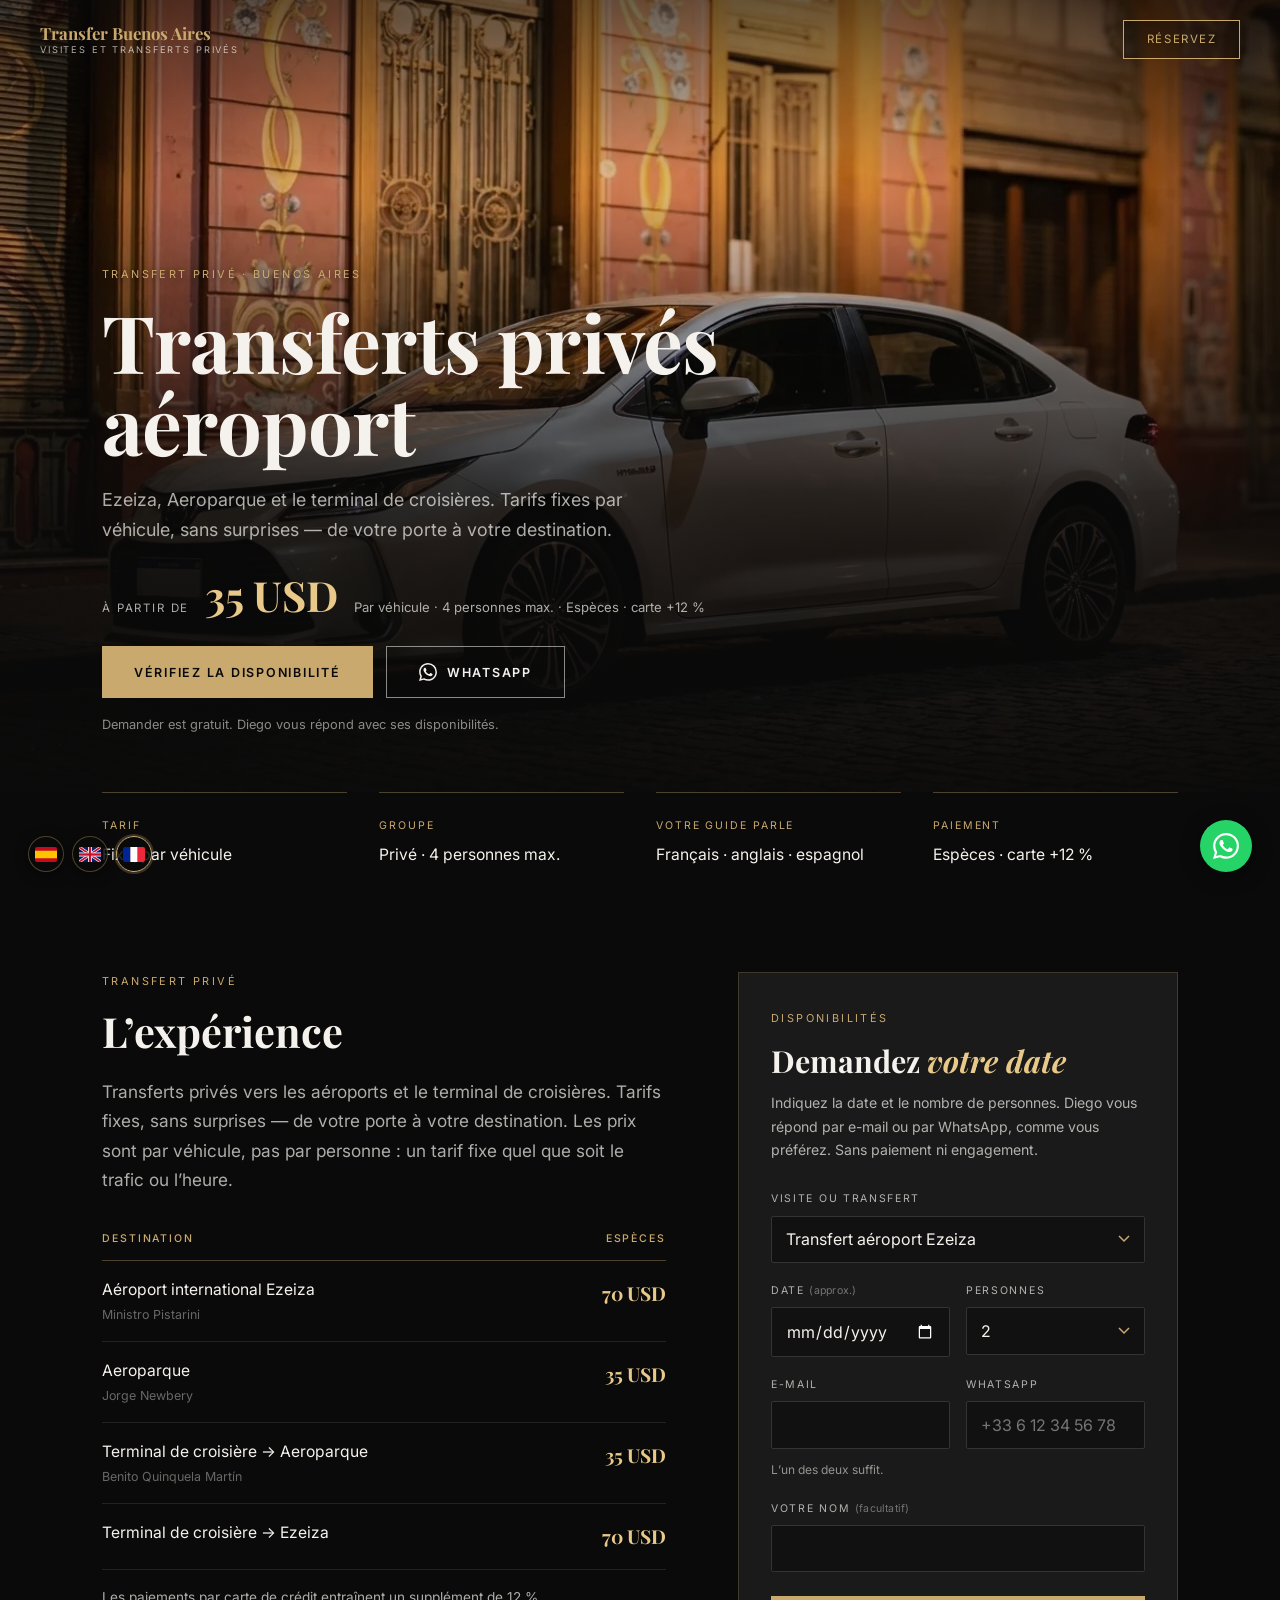
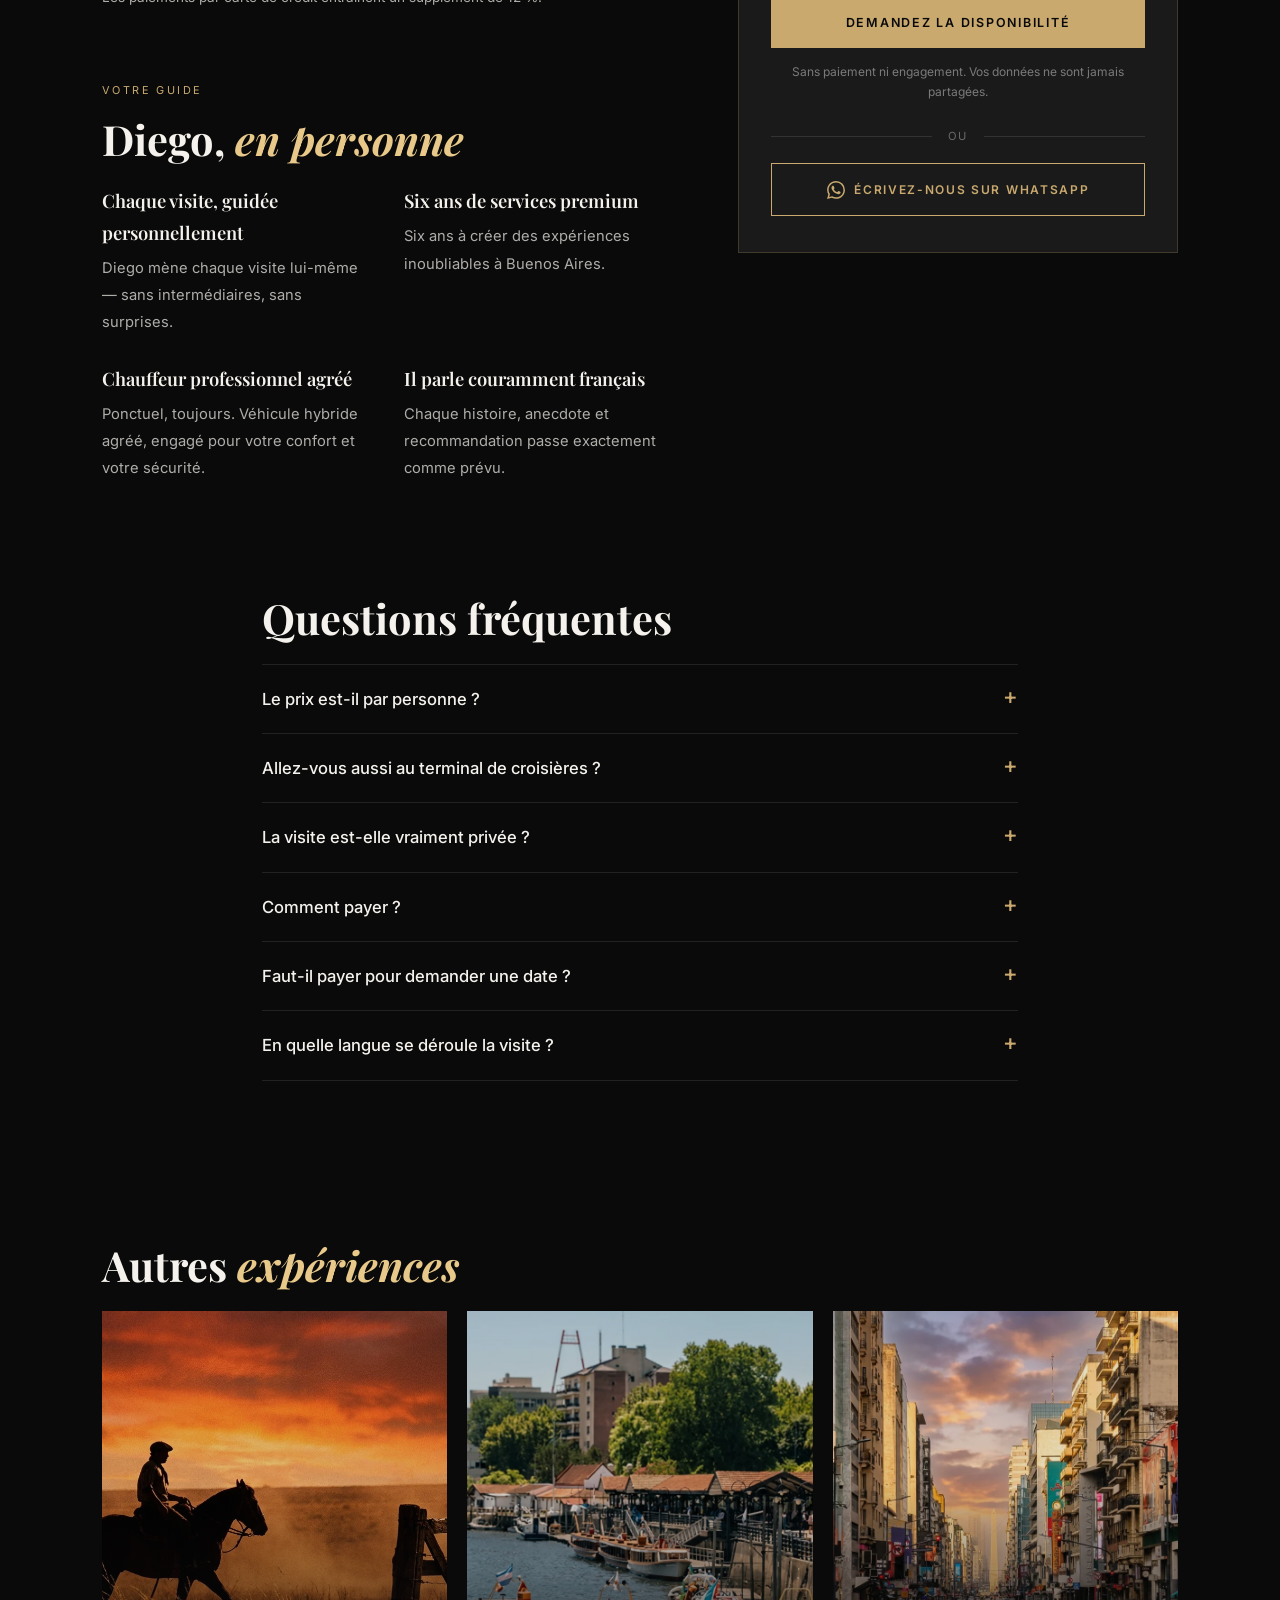
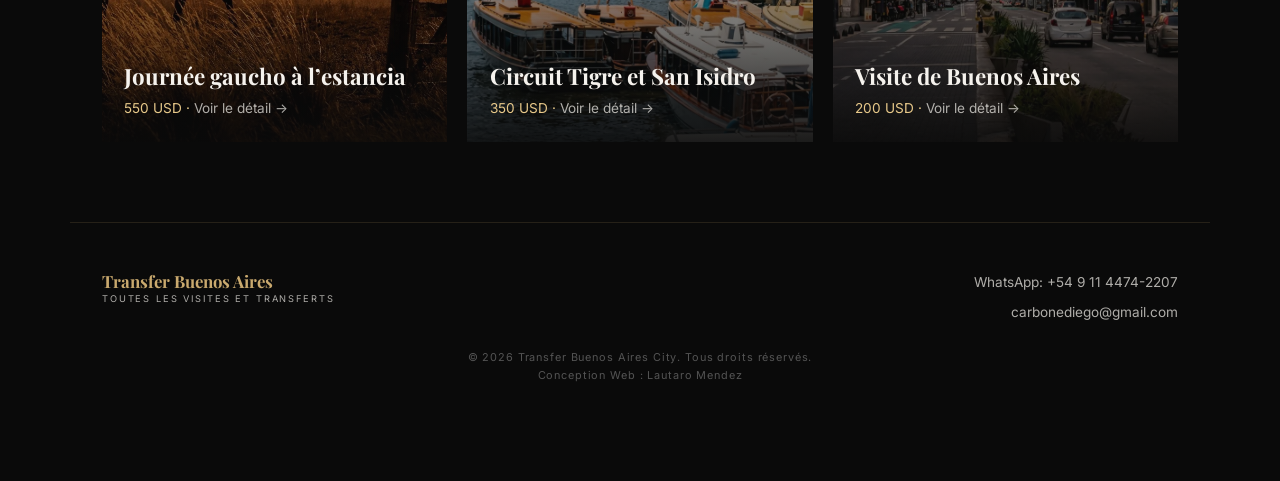
<file: fr/airport-transfer.html>
<!DOCTYPE html>
<html lang="fr" translate="no">
<head>
  <script async src="https://www.googletagmanager.com/gtag/js?id=AW-18299581753"></script>
  <script>
    window.dataLayer = window.dataLayer || [];
    function gtag(){dataLayer.push(arguments);}
    gtag('js', new Date());
    gtag('config', 'AW-18299581753');
  </script>
  <script>
    (function(c,l,a,r,i,t,y){
        c[a]=c[a]||function(){(c[a].q=c[a].q||[]).push(arguments)};
        t=l.createElement(r);t.async=1;t.src="https://www.clarity.ms/tag/"+i;
        y=l.getElementsByTagName(r)[0];y.parentNode.insertBefore(t,y);
    })(window, document, "clarity", "script", "z2kd7cgrm0");
  </script>
  <meta charset="UTF-8" />
  <meta name="viewport" content="width=device-width, initial-scale=1.0" />
  <meta name="google" content="notranslate" />
  <title>Transferts privés aéroport à Buenos Aires · Ezeiza 70 USD · Aeroparque 35 USD | Transfer Buenos Aires City</title>
  <meta name="description" content="Transferts privés vers Ezeiza, Aeroparque et le terminal de croisières de Buenos Aires. Tarif fixe par véhicule, 4 personnes max. Chauffeur francophone." />
  <link rel="canonical" href="https://www.transferbuenosaires.com/fr/airport-transfer" />
  <link rel="alternate" hreflang="en" href="https://www.transferbuenosaires.com/en/airport-transfer" />
  <link rel="alternate" hreflang="fr" href="https://www.transferbuenosaires.com/fr/airport-transfer" />
  <link rel="alternate" hreflang="es" href="https://www.transferbuenosaires.com/es/airport-transfer" />
  <link rel="alternate" hreflang="x-default" href="https://www.transferbuenosaires.com/en/airport-transfer" />
  <meta property="og:type" content="website" />
  <meta property="og:locale" content="fr_FR" />
  <meta property="og:title" content="Transferts privés aéroport à Buenos Aires · Ezeiza 70 USD · Aeroparque 35 USD" />
  <meta property="og:description" content="Transferts privés vers Ezeiza, Aeroparque et le terminal de croisières de Buenos Aires. Tarif fixe par véhicule, 4 personnes max. Chauffeur francophone." />
  <meta property="og:url" content="https://www.transferbuenosaires.com/fr/airport-transfer" />
  <meta property="og:image" content="https://www.transferbuenosaires.com/img/auto.webp" />
  <meta name="twitter:card" content="summary_large_image" />
  <meta name="twitter:image" content="https://www.transferbuenosaires.com/img/auto.webp" />
  <link rel="icon" type="image/svg+xml" href="data:image/svg+xml,<svg xmlns='http://www.w3.org/2000/svg' viewBox='0 0 32 32'><rect width='32' height='32' rx='4' fill='%230a0a0a'/><text x='16' y='22' font-family='Georgia,serif' font-size='20' font-weight='bold' fill='%23c9a96e' text-anchor='middle'>T</text></svg>" />
  <link rel="preload" as="image" href="/img/auto.webp" fetchpriority="high" />
  <link rel="preconnect" href="https://fonts.googleapis.com" />
  <link rel="preconnect" href="https://fonts.gstatic.com" crossorigin />
  <link href="https://fonts.googleapis.com/css2?family=Playfair+Display:ital,wght@0,600;0,700;1,600&family=Inter:wght@300;400;500;600&display=swap" rel="stylesheet" />
  <link rel="stylesheet" href="/css/tour.css?v=1" />
  <script type="application/ld+json">{"@context":"https://schema.org","@type":"Service","name":"Transferts privés aéroport","description":"Transferts privés vers Ezeiza, Aeroparque et le terminal de croisières de Buenos Aires. Tarif fixe par véhicule, 4 personnes max. Chauffeur francophone.","url":"https://www.transferbuenosaires.com/fr/airport-transfer","image":"https://www.transferbuenosaires.com/img/auto.webp","inLanguage":"fr","provider":{"@type":"LocalBusiness","name":"Transfer Buenos Aires City","url":"https://www.transferbuenosaires.com/","telephone":"+5491144742207"},"offers":[{"@type":"Offer","name":"Aéroport international Ezeiza","price":"70","priceCurrency":"USD"},{"@type":"Offer","name":"Aeroparque","price":"35","priceCurrency":"USD"},{"@type":"Offer","name":"Terminal de croisière → Aeroparque","price":"35","priceCurrency":"USD"},{"@type":"Offer","name":"Terminal de croisière → Ezeiza","price":"70","priceCurrency":"USD"}]}</script>
  <script type="application/ld+json">{"@context":"https://schema.org","@type":"FAQPage","mainEntity":[{"@type":"Question","name":"Le prix est-il par personne ?","acceptedAnswer":{"@type":"Answer","text":"Non. Les prix sont par véhicule — un tarif fixe quel que soit le trafic ou l’heure. 4 personnes maximum par service."}},{"@type":"Question","name":"Allez-vous aussi au terminal de croisières ?","acceptedAnswer":{"@type":"Answer","text":"Oui : terminal de croisière vers Aeroparque (35 USD) et vers Ezeiza (70 USD)."}},{"@type":"Question","name":"La visite est-elle vraiment privée ?","acceptedAnswer":{"@type":"Answer","text":"Oui. Seul votre groupe voyage — sans inconnus, sans horaires imposés par des tiers. Rythme, arrêts et itinéraire sont conçus pour vous. 4 personnes maximum par service."}},{"@type":"Question","name":"Comment payer ?","acceptedAnswer":{"@type":"Answer","text":"Les prix sont en dollars américains, en espèces. Les paiements par carte de crédit entraînent un supplément de 12 %."}},{"@type":"Question","name":"Faut-il payer pour demander une date ?","acceptedAnswer":{"@type":"Answer","text":"Non. Envoyez le formulaire ou un message WhatsApp et Diego vous répond avec ses disponibilités. Sans paiement ni engagement."}},{"@type":"Question","name":"En quelle langue se déroule la visite ?","acceptedAnswer":{"@type":"Answer","text":"En français, en anglais ou en espagnol — Diego parle les trois."}}]}</script>
</head>
<body data-service="ezeiza" data-wa-key="traslado">

<nav class="t-nav">
  <a href="/fr" class="nav-logo">Transfer Buenos Aires<span>Visites et transferts privés</span></a>
  <a href="#book" class="nav-cta">Réservez</a>
</nav>

<header class="t-hero">
  <img class="t-hero-img" src="/img/auto.webp" alt="Berline hybride blanche pour les transferts privés, garée sur une rue pavée de Buenos Aires" width="1280" height="956" fetchpriority="high" />
  <div class="t-hero-shade"></div>
  <div class="t-hero-inner">
    <span class="t-eyebrow">Transfert privé · Buenos Aires</span>
    <h1 class="t-h1">Transferts privés<br>aéroport</h1>
    <p class="t-sub">Ezeiza, Aeroparque et le terminal de croisières. Tarifs fixes par véhicule, sans surprises — de votre porte à votre destination.</p>
    <div class="t-price">
      <span class="price-from">À partir de</span><span class="price-num">35 USD</span>
      <span class="price-notes">Par véhicule · 4 personnes max. · Espèces · carte +12 %</span>
    </div>
    <div class="t-ctas">
      <a href="#book" class="btn-gold">Vérifiez la disponibilité</a>
      <a href="https://wa.me/5491144742207" data-wa="traslado" target="_blank" rel="noopener" class="btn-line"><svg xmlns="http://www.w3.org/2000/svg" viewBox="0 0 24 24" aria-hidden="true"><path d="M17.472 14.382c-.297-.149-1.758-.867-2.03-.967-.273-.099-.471-.148-.67.15-.197.297-.767.966-.94 1.164-.173.199-.347.223-.644.075-.297-.15-1.255-.463-2.39-1.475-.883-.788-1.48-1.761-1.653-2.059-.173-.297-.018-.458.13-.606.134-.133.298-.347.446-.52.149-.174.198-.298.298-.497.099-.198.05-.371-.025-.52-.075-.149-.669-1.612-.916-2.207-.242-.579-.487-.5-.669-.51-.173-.008-.371-.01-.57-.01-.198 0-.52.074-.792.372-.272.297-1.04 1.016-1.04 2.479 0 1.462 1.065 2.875 1.213 3.074.149.198 2.096 3.2 5.077 4.487.709.306 1.262.489 1.694.625.712.227 1.36.195 1.871.118.571-.085 1.758-.719 2.006-1.413.248-.694.248-1.289.173-1.413-.074-.124-.272-.198-.57-.347m-5.421 7.403h-.004a9.87 9.87 0 01-5.031-1.378l-.361-.214-3.741.982.998-3.648-.235-.374a9.86 9.86 0 01-1.51-5.26c.001-5.45 4.436-9.884 9.888-9.884 2.64 0 5.122 1.03 6.988 2.898a9.825 9.825 0 012.893 6.994c-.003 5.45-4.437 9.884-9.885 9.884m8.413-18.297A11.815 11.815 0 0012.05 0C5.495 0 .16 5.335.157 11.892c0 2.096.547 4.142 1.588 5.945L.057 24l6.305-1.654a11.882 11.882 0 005.683 1.448h.005c6.554 0 11.89-5.335 11.893-11.893a11.821 11.821 0 00-3.48-8.413z"/></svg><span>WhatsApp</span></a>
    </div>
    <p class="t-nopay">Demander est gratuit. Diego vous répond avec ses disponibilités.</p>
  </div>
</header>

<section class="t-facts" aria-label="Durée">
  <div class="t-fact"><span class="t-fact-k">Tarif</span><span class="t-fact-v">Fixe, par véhicule</span></div>
  <div class="t-fact"><span class="t-fact-k">Groupe</span><span class="t-fact-v">Privé · 4 personnes max.</span></div>
  <div class="t-fact"><span class="t-fact-k">Votre guide parle</span><span class="t-fact-v">Français · anglais · espagnol</span></div>
  <div class="t-fact"><span class="t-fact-k">Paiement</span><span class="t-fact-v">Espèces · carte +12 %</span></div>
</section>

<main>
  <section class="t-sec t-main">
    <div class="t-col">
      <span class="t-label">Transfert privé</span>
      <h2 class="t-h2">L’expérience</h2>
      <p class="t-about">Transferts privés vers les aéroports et le terminal de croisières. Tarifs fixes, sans surprises — de votre porte à votre destination. Les prix sont par véhicule, pas par personne : un tarif fixe quel que soit le trafic ou l’heure.</p>
      <table class="t-table">
          <thead><tr><th>Destination</th><th>Espèces</th></tr></thead>
          <tbody>
            <tr><td>Aéroport international Ezeiza<span>Ministro Pistarini</span></td><td class="t-cell-price">70 USD</td></tr>
            <tr><td>Aeroparque<span>Jorge Newbery</span></td><td class="t-cell-price">35 USD</td></tr>
            <tr><td>Terminal de croisière → Aeroparque<span>Benito Quinquela Martín</span></td><td class="t-cell-price">35 USD</td></tr>
            <tr><td>Terminal de croisière → Ezeiza</td><td class="t-cell-price">70 USD</td></tr>
          </tbody>
        </table>
        <p class="t-note">Les paiements par carte de crédit entraînent un supplément de 12 %.</p>

      <div class="t-guide">
        <span class="t-label">Votre guide</span>
        <h2 class="t-h2">Diego, <em>en personne</em></h2>
        <ul class="t-guide-list">
          <li><strong>Chaque visite, guidée personnellement</strong><span>Diego mène chaque visite lui-même — sans intermédiaires, sans surprises.</span></li>
          <li><strong>Six ans de services premium</strong><span>Six ans à créer des expériences inoubliables à Buenos Aires.</span></li>
          <li><strong>Chauffeur professionnel agréé</strong><span>Ponctuel, toujours. Véhicule hybride agréé, engagé pour votre confort et votre sécurité.</span></li>
          <li><strong>Il parle couramment français</strong><span>Chaque histoire, anecdote et recommandation passe exactement comme prévu.</span></li>
        </ul>
        <!-- LUGAR PARA RESEÑAS REALES: cuando Diego mande testimonios o la ficha de Google tenga
             reseñas, van acá (texto tal cual, con nombre y país). No inventar ni corregir. -->
      </div>
    </div>

    <aside class="t-book" id="book">
      <div class="booking-form">
        <span class="t-label">Disponibilités</span>
        <h2 class="t-form-title">Demandez <em>votre date</em></h2>
        <p class="t-form-lead">Indiquez la date et le nombre de personnes. Diego vous répond par e-mail ou par WhatsApp, comme vous préférez. Sans paiement ni engagement.</p>
        <form id="bookingForm" novalidate>
          <div class="bf-field">
            <label for="bf-service">Visite ou transfert</label>
            <select id="bf-service" name="service">
              <option value="city">City Tour Buenos Aires · 200 USD</option>
              <option value="tigre">Tigre et San Isidro · 350 USD</option>
              <option value="gaucho">Journée Gaucho à l’estancia · 550 USD</option>
              <option value="ezeiza" selected>Transfert aéroport Ezeiza</option>
              <option value="aeroparque">Transfert Aeroparque</option>
              <option value="otro">Autre / je ne sais pas encore</option>
            </select>
          </div>
          <div class="bf-row">
            <div class="bf-field">
              <label for="bf-date">Date <span class="opt">(approx.)</span></label>
              <input type="date" id="bf-date" name="date" />
            </div>
            <div class="bf-field">
              <label for="bf-people">Personnes</label>
              <select id="bf-people" name="people">
                <option value="1">1</option>
                <option value="2" selected>2</option>
                <option value="3">3</option>
                <option value="4">4</option>
                <option value="5">5</option>
                <option value="6">6</option>
                <option value="7">7</option>
                <option value="8+">8+</option>
              </select>
            </div>
          </div>
          <div class="bf-row" id="bf-f-contact">
            <div class="bf-field">
              <label for="bf-email">E-mail</label>
              <input type="email" id="bf-email" name="email" autocomplete="email" inputmode="email" maxlength="80" />
            </div>
            <div class="bf-field">
              <label for="bf-phone">WhatsApp</label>
              <input type="tel" id="bf-phone" name="phone" autocomplete="tel" inputmode="tel" maxlength="30" placeholder="+33 6 12 34 56 78" />
            </div>
          </div>
          <p class="bf-hint">L’un des deux suffit.</p>
          <p class="bf-error" id="bf-e-contact">Laissez un e-mail ou un numéro WhatsApp pour que nous puissions vous répondre.</p>
          <div class="bf-field">
            <label for="bf-name">Votre nom <span class="opt">(facultatif)</span></label>
            <input type="text" id="bf-name" name="name" autocomplete="name" maxlength="60" />
          </div>
          <div aria-hidden="true" style="position:absolute;left:-9999px;top:auto;width:1px;height:1px;overflow:hidden">
            <label for="bf-website">No completar</label>
            <input type="text" id="bf-website" name="website" tabindex="-1" autocomplete="off" />
          </div>
          <button type="submit" class="btn-gold bf-submit" id="bf-submit">Demandez la disponibilité</button>
          <p class="bf-note">Sans paiement ni engagement. Vos données ne sont jamais partagées.</p>
          <div class="bf-send-error" id="bf-send-error">Nous n’avons pas pu envoyer votre demande. Réessayez dans un instant, ou écrivez-nous sur WhatsApp.</div>
        </form>
        <div class="bf-thanks" id="bf-thanks" role="status">
          <div class="bf-thanks-mark"><svg viewBox="0 0 24 24"><path d="M5 12.5l4.5 4.5L19 7.5" stroke-linecap="round" stroke-linejoin="round"/></svg></div>
          <h3>Demande reçue</h3>
          <p>Diego vous répondra par e-mail ou WhatsApp. Si c’est urgent, écrivez-lui directement.</p>
        </div>
        <div class="bf-or">ou</div>
        <a href="https://wa.me/5491144742207" data-wa="traslado" target="_blank" rel="noopener" class="bf-wa"><svg xmlns="http://www.w3.org/2000/svg" viewBox="0 0 24 24" aria-hidden="true"><path d="M17.472 14.382c-.297-.149-1.758-.867-2.03-.967-.273-.099-.471-.148-.67.15-.197.297-.767.966-.94 1.164-.173.199-.347.223-.644.075-.297-.15-1.255-.463-2.39-1.475-.883-.788-1.48-1.761-1.653-2.059-.173-.297-.018-.458.13-.606.134-.133.298-.347.446-.52.149-.174.198-.298.298-.497.099-.198.05-.371-.025-.52-.075-.149-.669-1.612-.916-2.207-.242-.579-.487-.5-.669-.51-.173-.008-.371-.01-.57-.01-.198 0-.52.074-.792.372-.272.297-1.04 1.016-1.04 2.479 0 1.462 1.065 2.875 1.213 3.074.149.198 2.096 3.2 5.077 4.487.709.306 1.262.489 1.694.625.712.227 1.36.195 1.871.118.571-.085 1.758-.719 2.006-1.413.248-.694.248-1.289.173-1.413-.074-.124-.272-.198-.57-.347m-5.421 7.403h-.004a9.87 9.87 0 01-5.031-1.378l-.361-.214-3.741.982.998-3.648-.235-.374a9.86 9.86 0 01-1.51-5.26c.001-5.45 4.436-9.884 9.888-9.884 2.64 0 5.122 1.03 6.988 2.898a9.825 9.825 0 012.893 6.994c-.003 5.45-4.437 9.884-9.885 9.884m8.413-18.297A11.815 11.815 0 0012.05 0C5.495 0 .16 5.335.157 11.892c0 2.096.547 4.142 1.588 5.945L.057 24l6.305-1.654a11.882 11.882 0 005.683 1.448h.005c6.554 0 11.89-5.335 11.893-11.893a11.821 11.821 0 00-3.48-8.413z"/></svg><span>Écrivez-nous sur WhatsApp</span></a>
      </div>
    </aside>
  </section>

  <section class="t-sec t-faq">
    <h2 class="t-h2">Questions fréquentes</h2>
    <details><summary>Le prix est-il par personne ?</summary><p>Non. Les prix sont par véhicule — un tarif fixe quel que soit le trafic ou l’heure. 4 personnes maximum par service.</p></details>
    <details><summary>Allez-vous aussi au terminal de croisières ?</summary><p>Oui : terminal de croisière vers Aeroparque (35 USD) et vers Ezeiza (70 USD).</p></details>
    <details><summary>La visite est-elle vraiment privée ?</summary><p>Oui. Seul votre groupe voyage — sans inconnus, sans horaires imposés par des tiers. Rythme, arrêts et itinéraire sont conçus pour vous. 4 personnes maximum par service.</p></details>
    <details><summary>Comment payer ?</summary><p>Les prix sont en dollars américains, en espèces. Les paiements par carte de crédit entraînent un supplément de 12 %.</p></details>
    <details><summary>Faut-il payer pour demander une date ?</summary><p>Non. Envoyez le formulaire ou un message WhatsApp et Diego vous répond avec ses disponibilités. Sans paiement ni engagement.</p></details>
    <details><summary>En quelle langue se déroule la visite ?</summary><p>En français, en anglais ou en espagnol — Diego parle les trois.</p></details>
  </section>

  <section class="t-sec t-others">
    <h2 class="t-h2">Autres <em>expériences</em></h2>
    <div class="o-grid">
      <a class="o-card" href="/fr/gaucho-day">
        <img src="/img/serv3.webp" alt="Gaucho à cheval au coucher du soleil dans la pampa argentine" loading="lazy" width="1280" height="956" />
        <span class="o-body">
          <span class="o-name">Journée gaucho à l’estancia</span>
          <span class="o-meta">550 USD · <span class="o-see">Voir le détail →</span></span>
        </span>
      </a>
      <a class="o-card" href="/fr/tigre">
        <img src="/img/serv2.webp" alt="Bateaux en bois amarrés sur le fleuve à Tigre" loading="lazy" width="1280" height="956" />
        <span class="o-body">
          <span class="o-name">Circuit Tigre et San Isidro</span>
          <span class="o-meta">350 USD · <span class="o-see">Voir le détail →</span></span>
        </span>
      </a>
      <a class="o-card" href="/fr/city-tour">
        <img src="/img/serv1.webp" alt="L’avenue Corrientes et l’Obélisque de Buenos Aires au coucher du soleil" loading="lazy" width="1280" height="956" />
        <span class="o-body">
          <span class="o-name">Visite de Buenos Aires</span>
          <span class="o-meta">200 USD · <span class="o-see">Voir le détail →</span></span>
        </span>
      </a>
    </div>
  </section>
</main>

<footer class="t-footer">
  <a href="/fr" class="nav-logo">Transfer Buenos Aires<span>Toutes les visites et transferts</span></a>
  <div class="t-footer-links">
    <a href="https://wa.me/5491144742207" data-wa="consulta" target="_blank" rel="noopener">WhatsApp: +54 9 11 4474-2207</a>
    <a href="mailto:carbonediego@gmail.com">carbonediego@gmail.com</a>
  </div>
  <p class="t-copy">© 2026 Transfer Buenos Aires City. Tous droits réservés.<br>Conception Web : <a href="https://lautaromendez.com.ar" target="_blank" rel="noopener">Lautaro Mendez</a></p>
</footer>

<div class="lang-switcher">
  <a class="lang-btn" href="/es/airport-transfer" hreflang="es" data-lang="es" title="Español" aria-label="Español"><svg viewBox="0 0 22 15" xmlns="http://www.w3.org/2000/svg"><rect width="22" height="15" fill="#c60b1e"/><rect y="3.75" width="22" height="7.5" fill="#ffc400"/></svg></a>
  <a class="lang-btn" href="/en/airport-transfer" hreflang="en" data-lang="en" title="English" aria-label="English"><svg viewBox="0 0 22 15" xmlns="http://www.w3.org/2000/svg"><rect width="22" height="15" fill="#012169"/><path d="M0,0 L22,15 M22,0 L0,15" stroke="#fff" stroke-width="3"/><path d="M0,0 L22,15 M22,0 L0,15" stroke="#c8102e" stroke-width="1.8"/><rect x="9" width="4" height="15" fill="#fff"/><rect y="5.5" width="22" height="4" fill="#fff"/><rect x="9.8" width="2.4" height="15" fill="#c8102e"/><rect y="6.3" width="22" height="2.4" fill="#c8102e"/></svg></a>
  <a class="lang-btn active" href="/fr/airport-transfer" hreflang="fr" data-lang="fr" title="Français" aria-label="Français"><svg viewBox="0 0 22 15" xmlns="http://www.w3.org/2000/svg"><rect width="7.33" height="15" fill="#002395"/><rect x="7.33" width="7.34" height="15" fill="#fff"/><rect x="14.67" width="7.33" height="15" fill="#ed2939"/></svg></a>
</div>

<a href="https://wa.me/5491144742207" data-wa="traslado" class="wa-float" target="_blank" rel="noopener" aria-label="WhatsApp"><svg xmlns="http://www.w3.org/2000/svg" viewBox="0 0 24 24" aria-hidden="true"><path d="M17.472 14.382c-.297-.149-1.758-.867-2.03-.967-.273-.099-.471-.148-.67.15-.197.297-.767.966-.94 1.164-.173.199-.347.223-.644.075-.297-.15-1.255-.463-2.39-1.475-.883-.788-1.48-1.761-1.653-2.059-.173-.297-.018-.458.13-.606.134-.133.298-.347.446-.52.149-.174.198-.298.298-.497.099-.198.05-.371-.025-.52-.075-.149-.669-1.612-.916-2.207-.242-.579-.487-.5-.669-.51-.173-.008-.371-.01-.57-.01-.198 0-.52.074-.792.372-.272.297-1.04 1.016-1.04 2.479 0 1.462 1.065 2.875 1.213 3.074.149.198 2.096 3.2 5.077 4.487.709.306 1.262.489 1.694.625.712.227 1.36.195 1.871.118.571-.085 1.758-.719 2.006-1.413.248-.694.248-1.289.173-1.413-.074-.124-.272-.198-.57-.347m-5.421 7.403h-.004a9.87 9.87 0 01-5.031-1.378l-.361-.214-3.741.982.998-3.648-.235-.374a9.86 9.86 0 01-1.51-5.26c.001-5.45 4.436-9.884 9.888-9.884 2.64 0 5.122 1.03 6.988 2.898a9.825 9.825 0 012.893 6.994c-.003 5.45-4.437 9.884-9.885 9.884m8.413-18.297A11.815 11.815 0 0012.05 0C5.495 0 .16 5.335.157 11.892c0 2.096.547 4.142 1.588 5.945L.057 24l6.305-1.654a11.882 11.882 0 005.683 1.448h.005c6.554 0 11.89-5.335 11.893-11.893a11.821 11.821 0 00-3.48-8.413z"/></svg></a>

<script src="/js/tour.js?v=1" defer></script>
</body>
</html>
</file>
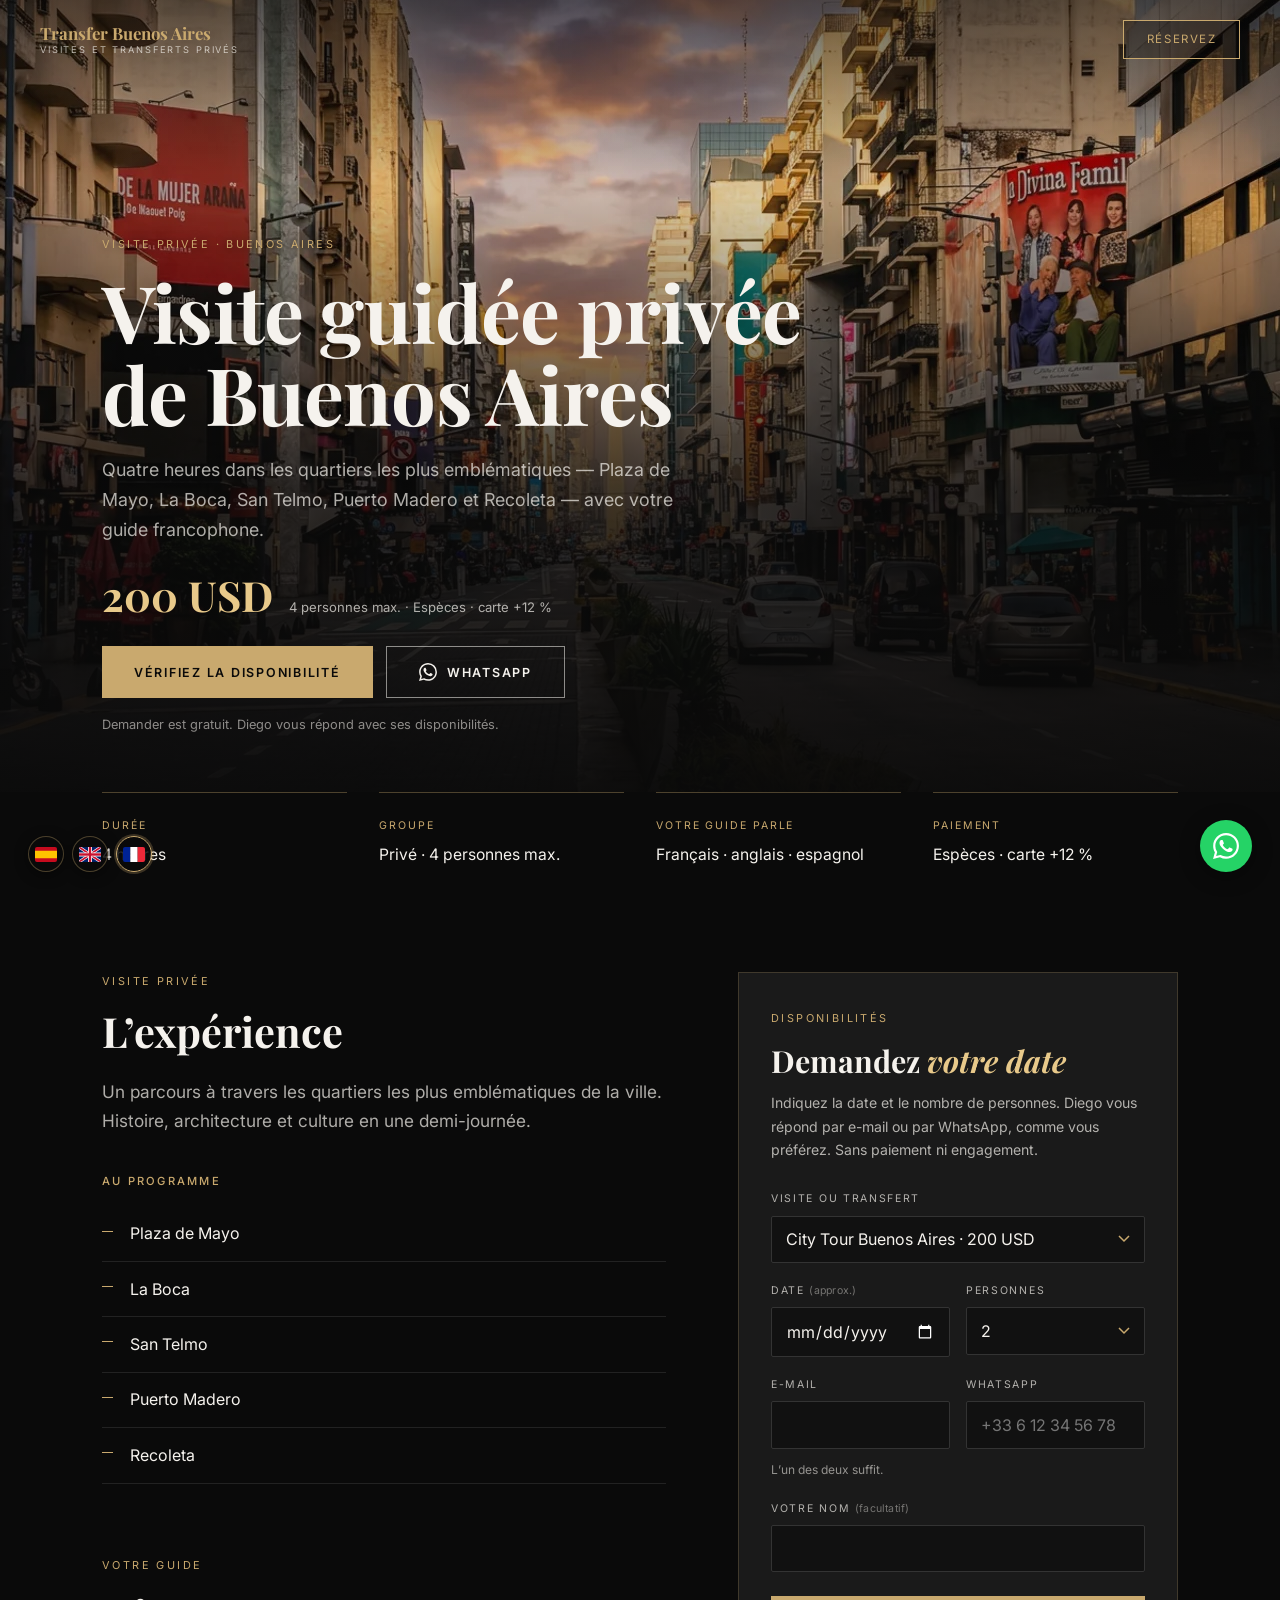
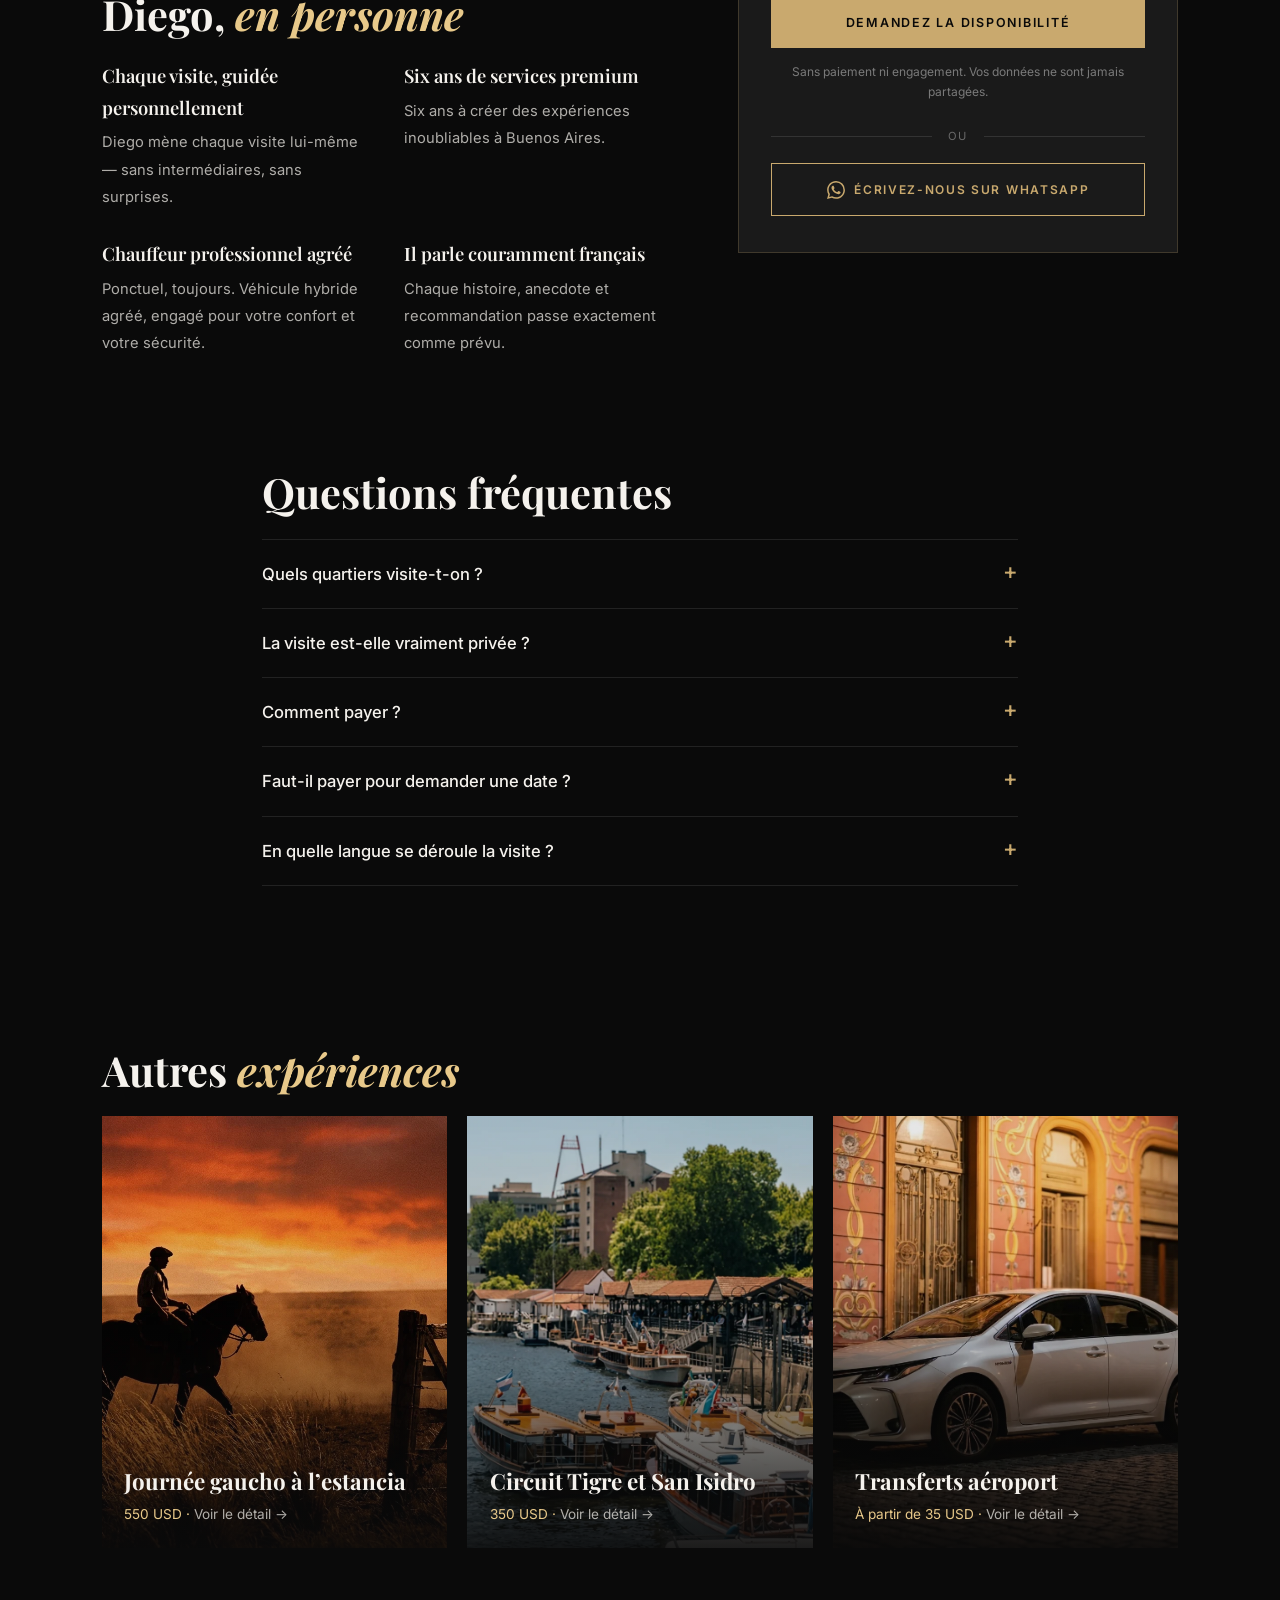
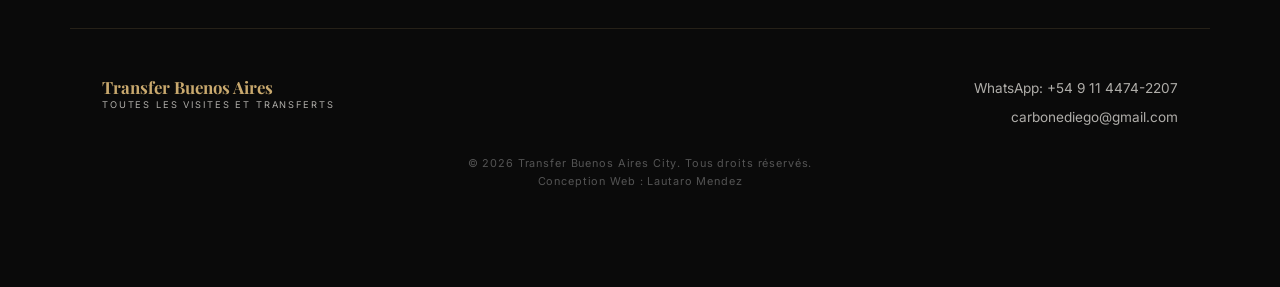
<file: fr/city-tour.html>
<!DOCTYPE html>
<html lang="fr" translate="no">
<head>
  <script async src="https://www.googletagmanager.com/gtag/js?id=AW-18299581753"></script>
  <script>
    window.dataLayer = window.dataLayer || [];
    function gtag(){dataLayer.push(arguments);}
    gtag('js', new Date());
    gtag('config', 'AW-18299581753');
  </script>
  <script>
    (function(c,l,a,r,i,t,y){
        c[a]=c[a]||function(){(c[a].q=c[a].q||[]).push(arguments)};
        t=l.createElement(r);t.async=1;t.src="https://www.clarity.ms/tag/"+i;
        y=l.getElementsByTagName(r)[0];y.parentNode.insertBefore(t,y);
    })(window, document, "clarity", "script", "z2kd7cgrm0");
  </script>
  <meta charset="UTF-8" />
  <meta name="viewport" content="width=device-width, initial-scale=1.0" />
  <meta name="google" content="notranslate" />
  <title>Visite guidée privée de Buenos Aires en français · 200 USD | Transfer Buenos Aires City</title>
  <meta name="description" content="Visite privée de Buenos Aires en quatre heures : Plaza de Mayo, La Boca, San Telmo, Puerto Madero et Recoleta. Votre guide francophone. 200 USD." />
  <link rel="canonical" href="https://www.transferbuenosaires.com/fr/city-tour" />
  <link rel="alternate" hreflang="en" href="https://www.transferbuenosaires.com/en/city-tour" />
  <link rel="alternate" hreflang="fr" href="https://www.transferbuenosaires.com/fr/city-tour" />
  <link rel="alternate" hreflang="es" href="https://www.transferbuenosaires.com/es/city-tour" />
  <link rel="alternate" hreflang="x-default" href="https://www.transferbuenosaires.com/en/city-tour" />
  <meta property="og:type" content="website" />
  <meta property="og:locale" content="fr_FR" />
  <meta property="og:title" content="Visite guidée privée de Buenos Aires en français · 200 USD" />
  <meta property="og:description" content="Visite privée de Buenos Aires en quatre heures : Plaza de Mayo, La Boca, San Telmo, Puerto Madero et Recoleta. Votre guide francophone. 200 USD." />
  <meta property="og:url" content="https://www.transferbuenosaires.com/fr/city-tour" />
  <meta property="og:image" content="https://www.transferbuenosaires.com/img/serv1.webp" />
  <meta name="twitter:card" content="summary_large_image" />
  <meta name="twitter:image" content="https://www.transferbuenosaires.com/img/serv1.webp" />
  <link rel="icon" type="image/svg+xml" href="data:image/svg+xml,<svg xmlns='http://www.w3.org/2000/svg' viewBox='0 0 32 32'><rect width='32' height='32' rx='4' fill='%230a0a0a'/><text x='16' y='22' font-family='Georgia,serif' font-size='20' font-weight='bold' fill='%23c9a96e' text-anchor='middle'>T</text></svg>" />
  <link rel="preload" as="image" href="/img/serv1.webp" fetchpriority="high" />
  <link rel="preconnect" href="https://fonts.googleapis.com" />
  <link rel="preconnect" href="https://fonts.gstatic.com" crossorigin />
  <link href="https://fonts.googleapis.com/css2?family=Playfair+Display:ital,wght@0,600;0,700;1,600&family=Inter:wght@300;400;500;600&display=swap" rel="stylesheet" />
  <link rel="stylesheet" href="/css/tour.css?v=1" />
  <script type="application/ld+json">{"@context":"https://schema.org","@type":"TouristTrip","name":"Visite guidée privée de Buenos Aires","description":"Visite privée de Buenos Aires en quatre heures : Plaza de Mayo, La Boca, San Telmo, Puerto Madero et Recoleta. Votre guide francophone. 200 USD.","url":"https://www.transferbuenosaires.com/fr/city-tour","image":"https://www.transferbuenosaires.com/img/serv1.webp","inLanguage":"fr","provider":{"@type":"LocalBusiness","name":"Transfer Buenos Aires City","url":"https://www.transferbuenosaires.com/","telephone":"+5491144742207"},"offers":{"@type":"Offer","price":"200","priceCurrency":"USD","url":"https://www.transferbuenosaires.com/fr/city-tour"}}</script>
  <script type="application/ld+json">{"@context":"https://schema.org","@type":"FAQPage","mainEntity":[{"@type":"Question","name":"Quels quartiers visite-t-on ?","acceptedAnswer":{"@type":"Answer","text":"Plaza de Mayo, La Boca, San Telmo, Puerto Madero et Recoleta, en quatre heures environ."}},{"@type":"Question","name":"La visite est-elle vraiment privée ?","acceptedAnswer":{"@type":"Answer","text":"Oui. Seul votre groupe voyage — sans inconnus, sans horaires imposés par des tiers. Rythme, arrêts et itinéraire sont conçus pour vous. 4 personnes maximum par service."}},{"@type":"Question","name":"Comment payer ?","acceptedAnswer":{"@type":"Answer","text":"Les prix sont en dollars américains, en espèces. Les paiements par carte de crédit entraînent un supplément de 12 %."}},{"@type":"Question","name":"Faut-il payer pour demander une date ?","acceptedAnswer":{"@type":"Answer","text":"Non. Envoyez le formulaire ou un message WhatsApp et Diego vous répond avec ses disponibilités. Sans paiement ni engagement."}},{"@type":"Question","name":"En quelle langue se déroule la visite ?","acceptedAnswer":{"@type":"Answer","text":"En français, en anglais ou en espagnol — Diego parle les trois."}}]}</script>
</head>
<body data-service="city" data-wa-key="city">

<nav class="t-nav">
  <a href="/fr" class="nav-logo">Transfer Buenos Aires<span>Visites et transferts privés</span></a>
  <a href="#book" class="nav-cta">Réservez</a>
</nav>

<header class="t-hero">
  <img class="t-hero-img" src="/img/serv1.webp" alt="L’avenue Corrientes et l’Obélisque de Buenos Aires au coucher du soleil" width="1280" height="956" fetchpriority="high" />
  <div class="t-hero-shade"></div>
  <div class="t-hero-inner">
    <span class="t-eyebrow">Visite privée · Buenos Aires</span>
    <h1 class="t-h1">Visite guidée privée<br>de Buenos Aires</h1>
    <p class="t-sub">Quatre heures dans les quartiers les plus emblématiques — Plaza de Mayo, La Boca, San Telmo, Puerto Madero et Recoleta — avec votre guide francophone.</p>
    <div class="t-price">
      <span class="price-num">200 USD</span>
      <span class="price-notes">4 personnes max. · Espèces · carte +12 %</span>
    </div>
    <div class="t-ctas">
      <a href="#book" class="btn-gold">Vérifiez la disponibilité</a>
      <a href="https://wa.me/5491144742207" data-wa="city" target="_blank" rel="noopener" class="btn-line"><svg xmlns="http://www.w3.org/2000/svg" viewBox="0 0 24 24" aria-hidden="true"><path d="M17.472 14.382c-.297-.149-1.758-.867-2.03-.967-.273-.099-.471-.148-.67.15-.197.297-.767.966-.94 1.164-.173.199-.347.223-.644.075-.297-.15-1.255-.463-2.39-1.475-.883-.788-1.48-1.761-1.653-2.059-.173-.297-.018-.458.13-.606.134-.133.298-.347.446-.52.149-.174.198-.298.298-.497.099-.198.05-.371-.025-.52-.075-.149-.669-1.612-.916-2.207-.242-.579-.487-.5-.669-.51-.173-.008-.371-.01-.57-.01-.198 0-.52.074-.792.372-.272.297-1.04 1.016-1.04 2.479 0 1.462 1.065 2.875 1.213 3.074.149.198 2.096 3.2 5.077 4.487.709.306 1.262.489 1.694.625.712.227 1.36.195 1.871.118.571-.085 1.758-.719 2.006-1.413.248-.694.248-1.289.173-1.413-.074-.124-.272-.198-.57-.347m-5.421 7.403h-.004a9.87 9.87 0 01-5.031-1.378l-.361-.214-3.741.982.998-3.648-.235-.374a9.86 9.86 0 01-1.51-5.26c.001-5.45 4.436-9.884 9.888-9.884 2.64 0 5.122 1.03 6.988 2.898a9.825 9.825 0 012.893 6.994c-.003 5.45-4.437 9.884-9.885 9.884m8.413-18.297A11.815 11.815 0 0012.05 0C5.495 0 .16 5.335.157 11.892c0 2.096.547 4.142 1.588 5.945L.057 24l6.305-1.654a11.882 11.882 0 005.683 1.448h.005c6.554 0 11.89-5.335 11.893-11.893a11.821 11.821 0 00-3.48-8.413z"/></svg><span>WhatsApp</span></a>
    </div>
    <p class="t-nopay">Demander est gratuit. Diego vous répond avec ses disponibilités.</p>
  </div>
</header>

<section class="t-facts" aria-label="Durée">
  <div class="t-fact"><span class="t-fact-k">Durée</span><span class="t-fact-v">4 heures</span></div>
  <div class="t-fact"><span class="t-fact-k">Groupe</span><span class="t-fact-v">Privé · 4 personnes max.</span></div>
  <div class="t-fact"><span class="t-fact-k">Votre guide parle</span><span class="t-fact-v">Français · anglais · espagnol</span></div>
  <div class="t-fact"><span class="t-fact-k">Paiement</span><span class="t-fact-v">Espèces · carte +12 %</span></div>
</section>

<main>
  <section class="t-sec t-main">
    <div class="t-col">
      <span class="t-label">Visite privée</span>
      <h2 class="t-h2">L’expérience</h2>
      <p class="t-about">Un parcours à travers les quartiers les plus emblématiques de la ville. Histoire, architecture et culture en une demi-journée.</p>
      <h3 class="t-h3">Au programme</h3>
        <ul class="t-list">
          <li>Plaza de Mayo</li>
          <li>La Boca</li>
          <li>San Telmo</li>
          <li>Puerto Madero</li>
          <li>Recoleta</li>
        </ul>

      <div class="t-guide">
        <span class="t-label">Votre guide</span>
        <h2 class="t-h2">Diego, <em>en personne</em></h2>
        <ul class="t-guide-list">
          <li><strong>Chaque visite, guidée personnellement</strong><span>Diego mène chaque visite lui-même — sans intermédiaires, sans surprises.</span></li>
          <li><strong>Six ans de services premium</strong><span>Six ans à créer des expériences inoubliables à Buenos Aires.</span></li>
          <li><strong>Chauffeur professionnel agréé</strong><span>Ponctuel, toujours. Véhicule hybride agréé, engagé pour votre confort et votre sécurité.</span></li>
          <li><strong>Il parle couramment français</strong><span>Chaque histoire, anecdote et recommandation passe exactement comme prévu.</span></li>
        </ul>
        <!-- LUGAR PARA RESEÑAS REALES: cuando Diego mande testimonios o la ficha de Google tenga
             reseñas, van acá (texto tal cual, con nombre y país). No inventar ni corregir. -->
      </div>
    </div>

    <aside class="t-book" id="book">
      <div class="booking-form">
        <span class="t-label">Disponibilités</span>
        <h2 class="t-form-title">Demandez <em>votre date</em></h2>
        <p class="t-form-lead">Indiquez la date et le nombre de personnes. Diego vous répond par e-mail ou par WhatsApp, comme vous préférez. Sans paiement ni engagement.</p>
        <form id="bookingForm" novalidate>
          <div class="bf-field">
            <label for="bf-service">Visite ou transfert</label>
            <select id="bf-service" name="service">
              <option value="city" selected>City Tour Buenos Aires · 200 USD</option>
              <option value="tigre">Tigre et San Isidro · 350 USD</option>
              <option value="gaucho">Journée Gaucho à l’estancia · 550 USD</option>
              <option value="ezeiza">Transfert aéroport Ezeiza</option>
              <option value="aeroparque">Transfert Aeroparque</option>
              <option value="otro">Autre / je ne sais pas encore</option>
            </select>
          </div>
          <div class="bf-row">
            <div class="bf-field">
              <label for="bf-date">Date <span class="opt">(approx.)</span></label>
              <input type="date" id="bf-date" name="date" />
            </div>
            <div class="bf-field">
              <label for="bf-people">Personnes</label>
              <select id="bf-people" name="people">
                <option value="1">1</option>
                <option value="2" selected>2</option>
                <option value="3">3</option>
                <option value="4">4</option>
                <option value="5">5</option>
                <option value="6">6</option>
                <option value="7">7</option>
                <option value="8+">8+</option>
              </select>
            </div>
          </div>
          <div class="bf-row" id="bf-f-contact">
            <div class="bf-field">
              <label for="bf-email">E-mail</label>
              <input type="email" id="bf-email" name="email" autocomplete="email" inputmode="email" maxlength="80" />
            </div>
            <div class="bf-field">
              <label for="bf-phone">WhatsApp</label>
              <input type="tel" id="bf-phone" name="phone" autocomplete="tel" inputmode="tel" maxlength="30" placeholder="+33 6 12 34 56 78" />
            </div>
          </div>
          <p class="bf-hint">L’un des deux suffit.</p>
          <p class="bf-error" id="bf-e-contact">Laissez un e-mail ou un numéro WhatsApp pour que nous puissions vous répondre.</p>
          <div class="bf-field">
            <label for="bf-name">Votre nom <span class="opt">(facultatif)</span></label>
            <input type="text" id="bf-name" name="name" autocomplete="name" maxlength="60" />
          </div>
          <div aria-hidden="true" style="position:absolute;left:-9999px;top:auto;width:1px;height:1px;overflow:hidden">
            <label for="bf-website">No completar</label>
            <input type="text" id="bf-website" name="website" tabindex="-1" autocomplete="off" />
          </div>
          <button type="submit" class="btn-gold bf-submit" id="bf-submit">Demandez la disponibilité</button>
          <p class="bf-note">Sans paiement ni engagement. Vos données ne sont jamais partagées.</p>
          <div class="bf-send-error" id="bf-send-error">Nous n’avons pas pu envoyer votre demande. Réessayez dans un instant, ou écrivez-nous sur WhatsApp.</div>
        </form>
        <div class="bf-thanks" id="bf-thanks" role="status">
          <div class="bf-thanks-mark"><svg viewBox="0 0 24 24"><path d="M5 12.5l4.5 4.5L19 7.5" stroke-linecap="round" stroke-linejoin="round"/></svg></div>
          <h3>Demande reçue</h3>
          <p>Diego vous répondra par e-mail ou WhatsApp. Si c’est urgent, écrivez-lui directement.</p>
        </div>
        <div class="bf-or">ou</div>
        <a href="https://wa.me/5491144742207" data-wa="city" target="_blank" rel="noopener" class="bf-wa"><svg xmlns="http://www.w3.org/2000/svg" viewBox="0 0 24 24" aria-hidden="true"><path d="M17.472 14.382c-.297-.149-1.758-.867-2.03-.967-.273-.099-.471-.148-.67.15-.197.297-.767.966-.94 1.164-.173.199-.347.223-.644.075-.297-.15-1.255-.463-2.39-1.475-.883-.788-1.48-1.761-1.653-2.059-.173-.297-.018-.458.13-.606.134-.133.298-.347.446-.52.149-.174.198-.298.298-.497.099-.198.05-.371-.025-.52-.075-.149-.669-1.612-.916-2.207-.242-.579-.487-.5-.669-.51-.173-.008-.371-.01-.57-.01-.198 0-.52.074-.792.372-.272.297-1.04 1.016-1.04 2.479 0 1.462 1.065 2.875 1.213 3.074.149.198 2.096 3.2 5.077 4.487.709.306 1.262.489 1.694.625.712.227 1.36.195 1.871.118.571-.085 1.758-.719 2.006-1.413.248-.694.248-1.289.173-1.413-.074-.124-.272-.198-.57-.347m-5.421 7.403h-.004a9.87 9.87 0 01-5.031-1.378l-.361-.214-3.741.982.998-3.648-.235-.374a9.86 9.86 0 01-1.51-5.26c.001-5.45 4.436-9.884 9.888-9.884 2.64 0 5.122 1.03 6.988 2.898a9.825 9.825 0 012.893 6.994c-.003 5.45-4.437 9.884-9.885 9.884m8.413-18.297A11.815 11.815 0 0012.05 0C5.495 0 .16 5.335.157 11.892c0 2.096.547 4.142 1.588 5.945L.057 24l6.305-1.654a11.882 11.882 0 005.683 1.448h.005c6.554 0 11.89-5.335 11.893-11.893a11.821 11.821 0 00-3.48-8.413z"/></svg><span>Écrivez-nous sur WhatsApp</span></a>
      </div>
    </aside>
  </section>

  <section class="t-sec t-faq">
    <h2 class="t-h2">Questions fréquentes</h2>
    <details><summary>Quels quartiers visite-t-on ?</summary><p>Plaza de Mayo, La Boca, San Telmo, Puerto Madero et Recoleta, en quatre heures environ.</p></details>
    <details><summary>La visite est-elle vraiment privée ?</summary><p>Oui. Seul votre groupe voyage — sans inconnus, sans horaires imposés par des tiers. Rythme, arrêts et itinéraire sont conçus pour vous. 4 personnes maximum par service.</p></details>
    <details><summary>Comment payer ?</summary><p>Les prix sont en dollars américains, en espèces. Les paiements par carte de crédit entraînent un supplément de 12 %.</p></details>
    <details><summary>Faut-il payer pour demander une date ?</summary><p>Non. Envoyez le formulaire ou un message WhatsApp et Diego vous répond avec ses disponibilités. Sans paiement ni engagement.</p></details>
    <details><summary>En quelle langue se déroule la visite ?</summary><p>En français, en anglais ou en espagnol — Diego parle les trois.</p></details>
  </section>

  <section class="t-sec t-others">
    <h2 class="t-h2">Autres <em>expériences</em></h2>
    <div class="o-grid">
      <a class="o-card" href="/fr/gaucho-day">
        <img src="/img/serv3.webp" alt="Gaucho à cheval au coucher du soleil dans la pampa argentine" loading="lazy" width="1280" height="956" />
        <span class="o-body">
          <span class="o-name">Journée gaucho à l’estancia</span>
          <span class="o-meta">550 USD · <span class="o-see">Voir le détail →</span></span>
        </span>
      </a>
      <a class="o-card" href="/fr/tigre">
        <img src="/img/serv2.webp" alt="Bateaux en bois amarrés sur le fleuve à Tigre" loading="lazy" width="1280" height="956" />
        <span class="o-body">
          <span class="o-name">Circuit Tigre et San Isidro</span>
          <span class="o-meta">350 USD · <span class="o-see">Voir le détail →</span></span>
        </span>
      </a>
      <a class="o-card" href="/fr/airport-transfer">
        <img src="/img/auto.webp" alt="Berline hybride blanche pour les transferts privés, garée sur une rue pavée de Buenos Aires" loading="lazy" width="1280" height="956" />
        <span class="o-body">
          <span class="o-name">Transferts aéroport</span>
          <span class="o-meta">À partir de 35 USD · <span class="o-see">Voir le détail →</span></span>
        </span>
      </a>
    </div>
  </section>
</main>

<footer class="t-footer">
  <a href="/fr" class="nav-logo">Transfer Buenos Aires<span>Toutes les visites et transferts</span></a>
  <div class="t-footer-links">
    <a href="https://wa.me/5491144742207" data-wa="consulta" target="_blank" rel="noopener">WhatsApp: +54 9 11 4474-2207</a>
    <a href="mailto:carbonediego@gmail.com">carbonediego@gmail.com</a>
  </div>
  <p class="t-copy">© 2026 Transfer Buenos Aires City. Tous droits réservés.<br>Conception Web : <a href="https://lautaromendez.com.ar" target="_blank" rel="noopener">Lautaro Mendez</a></p>
</footer>

<div class="lang-switcher">
  <a class="lang-btn" href="/es/city-tour" hreflang="es" data-lang="es" title="Español" aria-label="Español"><svg viewBox="0 0 22 15" xmlns="http://www.w3.org/2000/svg"><rect width="22" height="15" fill="#c60b1e"/><rect y="3.75" width="22" height="7.5" fill="#ffc400"/></svg></a>
  <a class="lang-btn" href="/en/city-tour" hreflang="en" data-lang="en" title="English" aria-label="English"><svg viewBox="0 0 22 15" xmlns="http://www.w3.org/2000/svg"><rect width="22" height="15" fill="#012169"/><path d="M0,0 L22,15 M22,0 L0,15" stroke="#fff" stroke-width="3"/><path d="M0,0 L22,15 M22,0 L0,15" stroke="#c8102e" stroke-width="1.8"/><rect x="9" width="4" height="15" fill="#fff"/><rect y="5.5" width="22" height="4" fill="#fff"/><rect x="9.8" width="2.4" height="15" fill="#c8102e"/><rect y="6.3" width="22" height="2.4" fill="#c8102e"/></svg></a>
  <a class="lang-btn active" href="/fr/city-tour" hreflang="fr" data-lang="fr" title="Français" aria-label="Français"><svg viewBox="0 0 22 15" xmlns="http://www.w3.org/2000/svg"><rect width="7.33" height="15" fill="#002395"/><rect x="7.33" width="7.34" height="15" fill="#fff"/><rect x="14.67" width="7.33" height="15" fill="#ed2939"/></svg></a>
</div>

<a href="https://wa.me/5491144742207" data-wa="city" class="wa-float" target="_blank" rel="noopener" aria-label="WhatsApp"><svg xmlns="http://www.w3.org/2000/svg" viewBox="0 0 24 24" aria-hidden="true"><path d="M17.472 14.382c-.297-.149-1.758-.867-2.03-.967-.273-.099-.471-.148-.67.15-.197.297-.767.966-.94 1.164-.173.199-.347.223-.644.075-.297-.15-1.255-.463-2.39-1.475-.883-.788-1.48-1.761-1.653-2.059-.173-.297-.018-.458.13-.606.134-.133.298-.347.446-.52.149-.174.198-.298.298-.497.099-.198.05-.371-.025-.52-.075-.149-.669-1.612-.916-2.207-.242-.579-.487-.5-.669-.51-.173-.008-.371-.01-.57-.01-.198 0-.52.074-.792.372-.272.297-1.04 1.016-1.04 2.479 0 1.462 1.065 2.875 1.213 3.074.149.198 2.096 3.2 5.077 4.487.709.306 1.262.489 1.694.625.712.227 1.36.195 1.871.118.571-.085 1.758-.719 2.006-1.413.248-.694.248-1.289.173-1.413-.074-.124-.272-.198-.57-.347m-5.421 7.403h-.004a9.87 9.87 0 01-5.031-1.378l-.361-.214-3.741.982.998-3.648-.235-.374a9.86 9.86 0 01-1.51-5.26c.001-5.45 4.436-9.884 9.888-9.884 2.64 0 5.122 1.03 6.988 2.898a9.825 9.825 0 012.893 6.994c-.003 5.45-4.437 9.884-9.885 9.884m8.413-18.297A11.815 11.815 0 0012.05 0C5.495 0 .16 5.335.157 11.892c0 2.096.547 4.142 1.588 5.945L.057 24l6.305-1.654a11.882 11.882 0 005.683 1.448h.005c6.554 0 11.89-5.335 11.893-11.893a11.821 11.821 0 00-3.48-8.413z"/></svg></a>

<script src="/js/tour.js?v=1" defer></script>
</body>
</html>
</file>
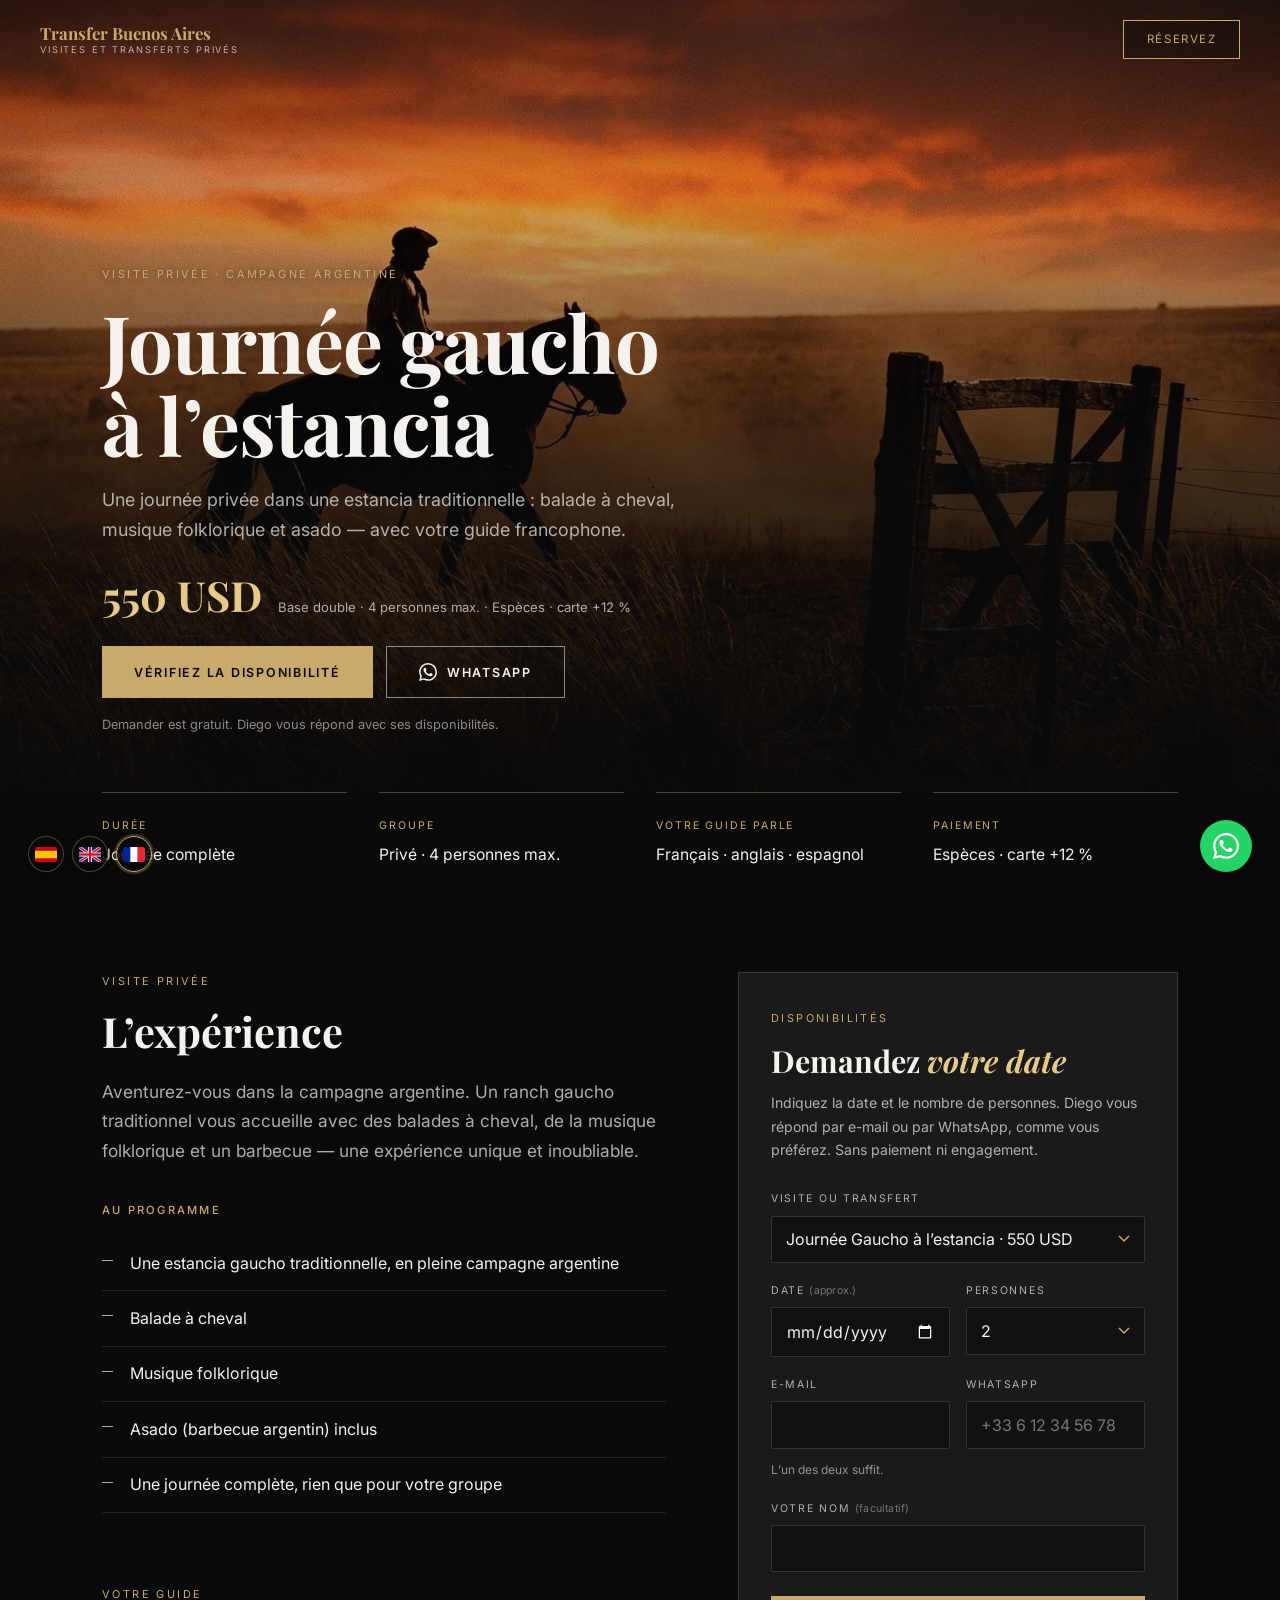
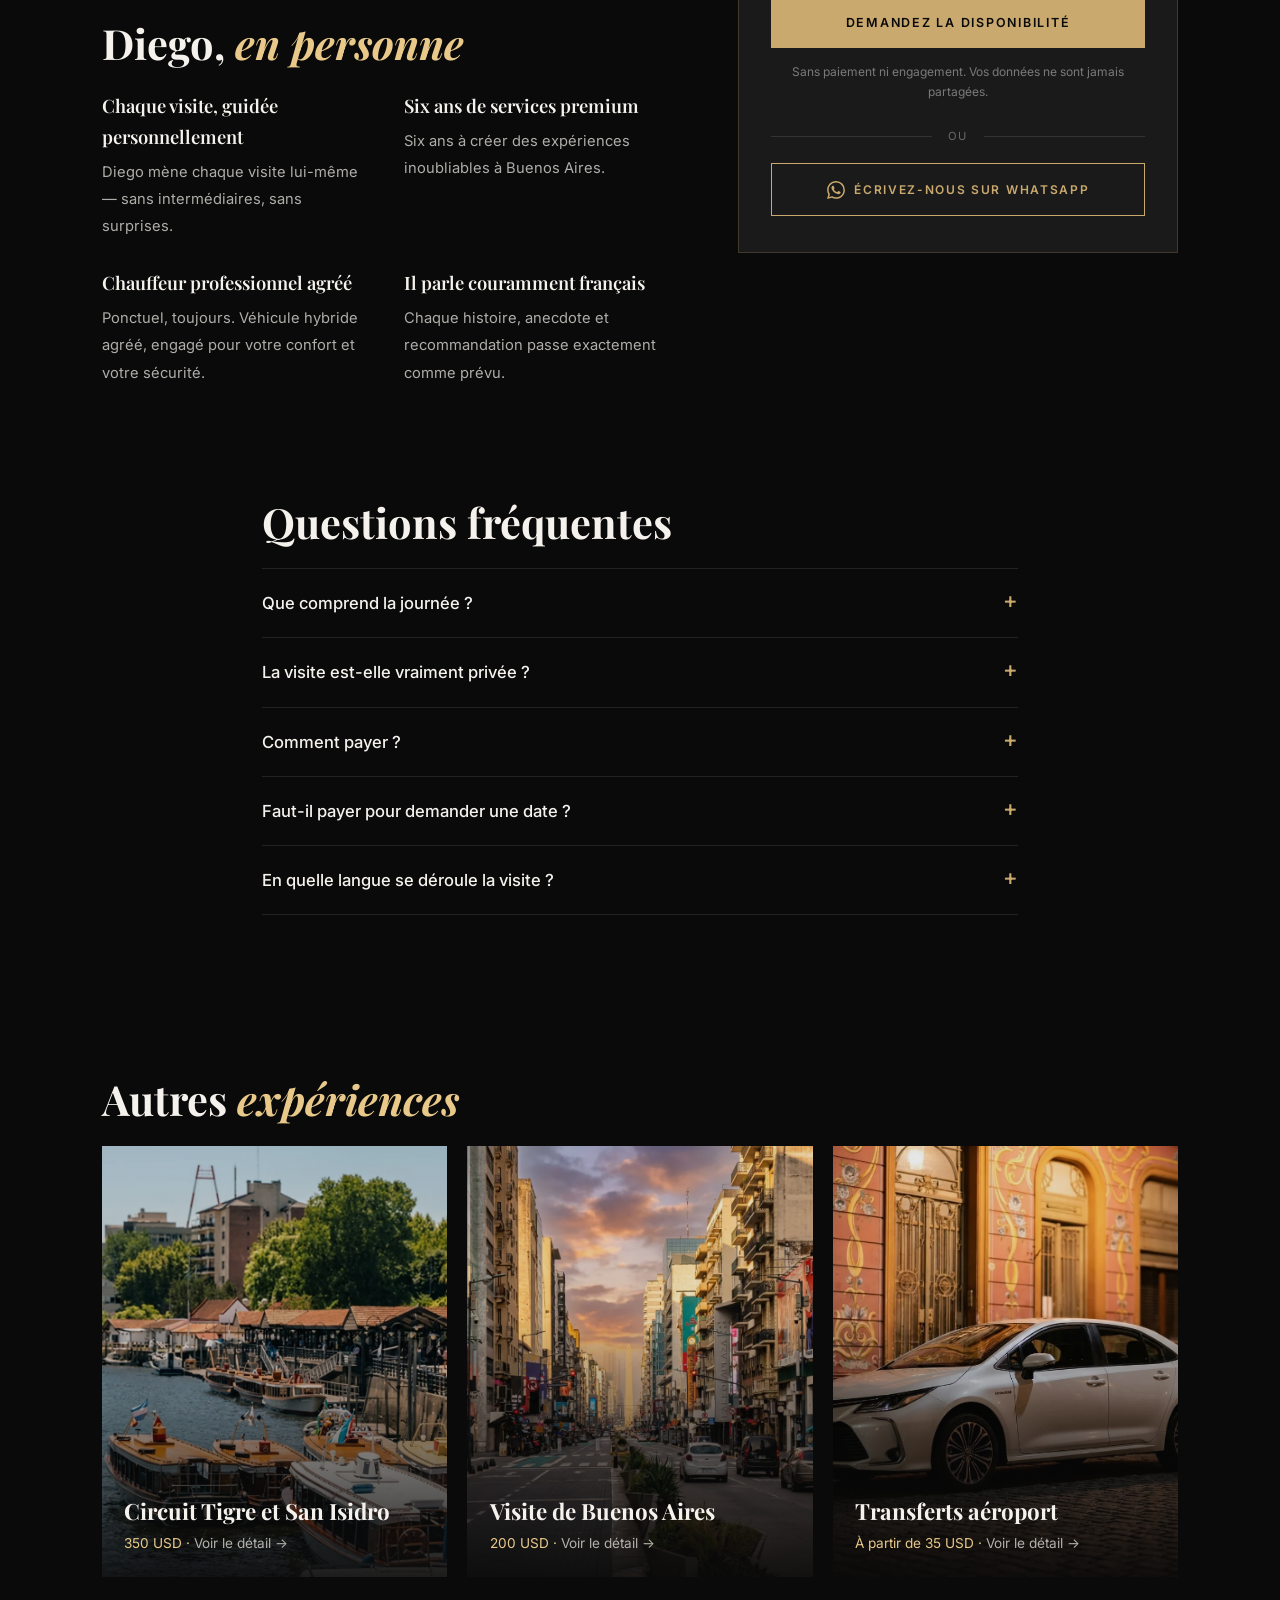
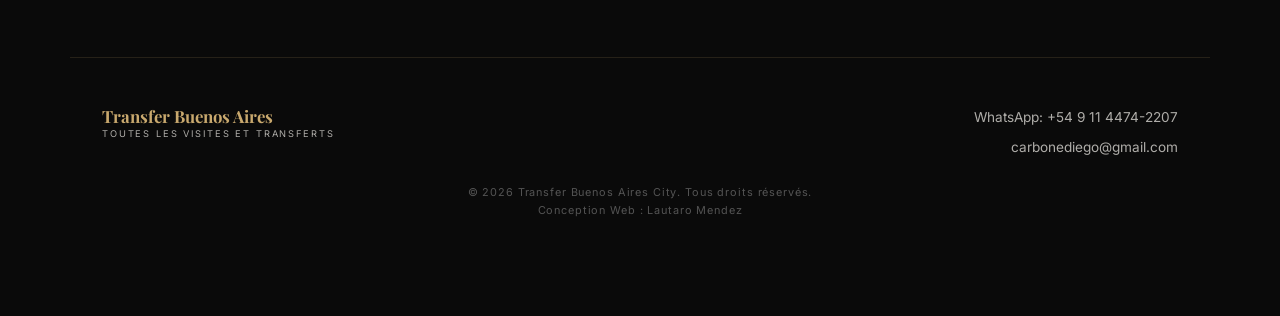
<file: fr/gaucho-day.html>
<!DOCTYPE html>
<html lang="fr" translate="no">
<head>
  <script async src="https://www.googletagmanager.com/gtag/js?id=AW-18299581753"></script>
  <script>
    window.dataLayer = window.dataLayer || [];
    function gtag(){dataLayer.push(arguments);}
    gtag('js', new Date());
    gtag('config', 'AW-18299581753');
  </script>
  <script>
    (function(c,l,a,r,i,t,y){
        c[a]=c[a]||function(){(c[a].q=c[a].q||[]).push(arguments)};
        t=l.createElement(r);t.async=1;t.src="https://www.clarity.ms/tag/"+i;
        y=l.getElementsByTagName(r)[0];y.parentNode.insertBefore(t,y);
    })(window, document, "clarity", "script", "z2kd7cgrm0");
  </script>
  <meta charset="UTF-8" />
  <meta name="viewport" content="width=device-width, initial-scale=1.0" />
  <meta name="google" content="notranslate" />
  <title>Journée gaucho à l’estancia depuis Buenos Aires · 550 USD | Transfer Buenos Aires City</title>
  <meta name="description" content="Une journée privée dans une estancia gaucho traditionnelle depuis Buenos Aires : balade à cheval, musique folklorique et asado. Guide francophone. 550 USD." />
  <link rel="canonical" href="https://www.transferbuenosaires.com/fr/gaucho-day" />
  <link rel="alternate" hreflang="en" href="https://www.transferbuenosaires.com/en/gaucho-day" />
  <link rel="alternate" hreflang="fr" href="https://www.transferbuenosaires.com/fr/gaucho-day" />
  <link rel="alternate" hreflang="es" href="https://www.transferbuenosaires.com/es/gaucho-day" />
  <link rel="alternate" hreflang="x-default" href="https://www.transferbuenosaires.com/en/gaucho-day" />
  <meta property="og:type" content="website" />
  <meta property="og:locale" content="fr_FR" />
  <meta property="og:title" content="Journée gaucho à l’estancia depuis Buenos Aires · 550 USD" />
  <meta property="og:description" content="Une journée privée dans une estancia gaucho traditionnelle depuis Buenos Aires : balade à cheval, musique folklorique et asado. Guide francophone. 550 USD." />
  <meta property="og:url" content="https://www.transferbuenosaires.com/fr/gaucho-day" />
  <meta property="og:image" content="https://www.transferbuenosaires.com/img/serv3.webp" />
  <meta name="twitter:card" content="summary_large_image" />
  <meta name="twitter:image" content="https://www.transferbuenosaires.com/img/serv3.webp" />
  <link rel="icon" type="image/svg+xml" href="data:image/svg+xml,<svg xmlns='http://www.w3.org/2000/svg' viewBox='0 0 32 32'><rect width='32' height='32' rx='4' fill='%230a0a0a'/><text x='16' y='22' font-family='Georgia,serif' font-size='20' font-weight='bold' fill='%23c9a96e' text-anchor='middle'>T</text></svg>" />
  <link rel="preload" as="image" href="/img/serv3.webp" fetchpriority="high" />
  <link rel="preconnect" href="https://fonts.googleapis.com" />
  <link rel="preconnect" href="https://fonts.gstatic.com" crossorigin />
  <link href="https://fonts.googleapis.com/css2?family=Playfair+Display:ital,wght@0,600;0,700;1,600&family=Inter:wght@300;400;500;600&display=swap" rel="stylesheet" />
  <link rel="stylesheet" href="/css/tour.css?v=1" />
  <script type="application/ld+json">{"@context":"https://schema.org","@type":"TouristTrip","name":"Journée gaucho à l’estancia","description":"Une journée privée dans une estancia gaucho traditionnelle depuis Buenos Aires : balade à cheval, musique folklorique et asado. Guide francophone. 550 USD.","url":"https://www.transferbuenosaires.com/fr/gaucho-day","image":"https://www.transferbuenosaires.com/img/serv3.webp","inLanguage":"fr","provider":{"@type":"LocalBusiness","name":"Transfer Buenos Aires City","url":"https://www.transferbuenosaires.com/","telephone":"+5491144742207"},"offers":{"@type":"Offer","price":"550","priceCurrency":"USD","url":"https://www.transferbuenosaires.com/fr/gaucho-day"}}</script>
  <script type="application/ld+json">{"@context":"https://schema.org","@type":"FAQPage","mainEntity":[{"@type":"Question","name":"Que comprend la journée ?","acceptedAnswer":{"@type":"Answer","text":"Une journée complète dans une estancia traditionnelle, avec balade à cheval, musique folklorique et asado (barbecue argentin)."}},{"@type":"Question","name":"La visite est-elle vraiment privée ?","acceptedAnswer":{"@type":"Answer","text":"Oui. Seul votre groupe voyage — sans inconnus, sans horaires imposés par des tiers. Rythme, arrêts et itinéraire sont conçus pour vous. 4 personnes maximum par service."}},{"@type":"Question","name":"Comment payer ?","acceptedAnswer":{"@type":"Answer","text":"Les prix sont en dollars américains, en espèces. Les paiements par carte de crédit entraînent un supplément de 12 %."}},{"@type":"Question","name":"Faut-il payer pour demander une date ?","acceptedAnswer":{"@type":"Answer","text":"Non. Envoyez le formulaire ou un message WhatsApp et Diego vous répond avec ses disponibilités. Sans paiement ni engagement."}},{"@type":"Question","name":"En quelle langue se déroule la visite ?","acceptedAnswer":{"@type":"Answer","text":"En français, en anglais ou en espagnol — Diego parle les trois."}}]}</script>
</head>
<body data-service="gaucho" data-wa-key="gaucho">

<nav class="t-nav">
  <a href="/fr" class="nav-logo">Transfer Buenos Aires<span>Visites et transferts privés</span></a>
  <a href="#book" class="nav-cta">Réservez</a>
</nav>

<header class="t-hero">
  <img class="t-hero-img" src="/img/serv3.webp" alt="Gaucho à cheval au coucher du soleil dans la pampa argentine" width="1280" height="956" fetchpriority="high" />
  <div class="t-hero-shade"></div>
  <div class="t-hero-inner">
    <span class="t-eyebrow">Visite privée · campagne argentine</span>
    <h1 class="t-h1">Journée gaucho<br>à l’estancia</h1>
    <p class="t-sub">Une journée privée dans une estancia traditionnelle : balade à cheval, musique folklorique et asado — avec votre guide francophone.</p>
    <div class="t-price">
      <span class="price-num">550 USD</span>
      <span class="price-notes">Base double · 4 personnes max. · Espèces · carte +12 %</span>
    </div>
    <div class="t-ctas">
      <a href="#book" class="btn-gold">Vérifiez la disponibilité</a>
      <a href="https://wa.me/5491144742207" data-wa="gaucho" target="_blank" rel="noopener" class="btn-line"><svg xmlns="http://www.w3.org/2000/svg" viewBox="0 0 24 24" aria-hidden="true"><path d="M17.472 14.382c-.297-.149-1.758-.867-2.03-.967-.273-.099-.471-.148-.67.15-.197.297-.767.966-.94 1.164-.173.199-.347.223-.644.075-.297-.15-1.255-.463-2.39-1.475-.883-.788-1.48-1.761-1.653-2.059-.173-.297-.018-.458.13-.606.134-.133.298-.347.446-.52.149-.174.198-.298.298-.497.099-.198.05-.371-.025-.52-.075-.149-.669-1.612-.916-2.207-.242-.579-.487-.5-.669-.51-.173-.008-.371-.01-.57-.01-.198 0-.52.074-.792.372-.272.297-1.04 1.016-1.04 2.479 0 1.462 1.065 2.875 1.213 3.074.149.198 2.096 3.2 5.077 4.487.709.306 1.262.489 1.694.625.712.227 1.36.195 1.871.118.571-.085 1.758-.719 2.006-1.413.248-.694.248-1.289.173-1.413-.074-.124-.272-.198-.57-.347m-5.421 7.403h-.004a9.87 9.87 0 01-5.031-1.378l-.361-.214-3.741.982.998-3.648-.235-.374a9.86 9.86 0 01-1.51-5.26c.001-5.45 4.436-9.884 9.888-9.884 2.64 0 5.122 1.03 6.988 2.898a9.825 9.825 0 012.893 6.994c-.003 5.45-4.437 9.884-9.885 9.884m8.413-18.297A11.815 11.815 0 0012.05 0C5.495 0 .16 5.335.157 11.892c0 2.096.547 4.142 1.588 5.945L.057 24l6.305-1.654a11.882 11.882 0 005.683 1.448h.005c6.554 0 11.89-5.335 11.893-11.893a11.821 11.821 0 00-3.48-8.413z"/></svg><span>WhatsApp</span></a>
    </div>
    <p class="t-nopay">Demander est gratuit. Diego vous répond avec ses disponibilités.</p>
  </div>
</header>

<section class="t-facts" aria-label="Durée">
  <div class="t-fact"><span class="t-fact-k">Durée</span><span class="t-fact-v">Journée complète</span></div>
  <div class="t-fact"><span class="t-fact-k">Groupe</span><span class="t-fact-v">Privé · 4 personnes max.</span></div>
  <div class="t-fact"><span class="t-fact-k">Votre guide parle</span><span class="t-fact-v">Français · anglais · espagnol</span></div>
  <div class="t-fact"><span class="t-fact-k">Paiement</span><span class="t-fact-v">Espèces · carte +12 %</span></div>
</section>

<main>
  <section class="t-sec t-main">
    <div class="t-col">
      <span class="t-label">Visite privée</span>
      <h2 class="t-h2">L’expérience</h2>
      <p class="t-about">Aventurez-vous dans la campagne argentine. Un ranch gaucho traditionnel vous accueille avec des balades à cheval, de la musique folklorique et un barbecue — une expérience unique et inoubliable.</p>
      <h3 class="t-h3">Au programme</h3>
        <ul class="t-list">
          <li>Une estancia gaucho traditionnelle, en pleine campagne argentine</li>
          <li>Balade à cheval</li>
          <li>Musique folklorique</li>
          <li>Asado (barbecue argentin) inclus</li>
          <li>Une journée complète, rien que pour votre groupe</li>
        </ul>

      <div class="t-guide">
        <span class="t-label">Votre guide</span>
        <h2 class="t-h2">Diego, <em>en personne</em></h2>
        <ul class="t-guide-list">
          <li><strong>Chaque visite, guidée personnellement</strong><span>Diego mène chaque visite lui-même — sans intermédiaires, sans surprises.</span></li>
          <li><strong>Six ans de services premium</strong><span>Six ans à créer des expériences inoubliables à Buenos Aires.</span></li>
          <li><strong>Chauffeur professionnel agréé</strong><span>Ponctuel, toujours. Véhicule hybride agréé, engagé pour votre confort et votre sécurité.</span></li>
          <li><strong>Il parle couramment français</strong><span>Chaque histoire, anecdote et recommandation passe exactement comme prévu.</span></li>
        </ul>
        <!-- LUGAR PARA RESEÑAS REALES: cuando Diego mande testimonios o la ficha de Google tenga
             reseñas, van acá (texto tal cual, con nombre y país). No inventar ni corregir. -->
      </div>
    </div>

    <aside class="t-book" id="book">
      <div class="booking-form">
        <span class="t-label">Disponibilités</span>
        <h2 class="t-form-title">Demandez <em>votre date</em></h2>
        <p class="t-form-lead">Indiquez la date et le nombre de personnes. Diego vous répond par e-mail ou par WhatsApp, comme vous préférez. Sans paiement ni engagement.</p>
        <form id="bookingForm" novalidate>
          <div class="bf-field">
            <label for="bf-service">Visite ou transfert</label>
            <select id="bf-service" name="service">
              <option value="city">City Tour Buenos Aires · 200 USD</option>
              <option value="tigre">Tigre et San Isidro · 350 USD</option>
              <option value="gaucho" selected>Journée Gaucho à l’estancia · 550 USD</option>
              <option value="ezeiza">Transfert aéroport Ezeiza</option>
              <option value="aeroparque">Transfert Aeroparque</option>
              <option value="otro">Autre / je ne sais pas encore</option>
            </select>
          </div>
          <div class="bf-row">
            <div class="bf-field">
              <label for="bf-date">Date <span class="opt">(approx.)</span></label>
              <input type="date" id="bf-date" name="date" />
            </div>
            <div class="bf-field">
              <label for="bf-people">Personnes</label>
              <select id="bf-people" name="people">
                <option value="1">1</option>
                <option value="2" selected>2</option>
                <option value="3">3</option>
                <option value="4">4</option>
                <option value="5">5</option>
                <option value="6">6</option>
                <option value="7">7</option>
                <option value="8+">8+</option>
              </select>
            </div>
          </div>
          <div class="bf-row" id="bf-f-contact">
            <div class="bf-field">
              <label for="bf-email">E-mail</label>
              <input type="email" id="bf-email" name="email" autocomplete="email" inputmode="email" maxlength="80" />
            </div>
            <div class="bf-field">
              <label for="bf-phone">WhatsApp</label>
              <input type="tel" id="bf-phone" name="phone" autocomplete="tel" inputmode="tel" maxlength="30" placeholder="+33 6 12 34 56 78" />
            </div>
          </div>
          <p class="bf-hint">L’un des deux suffit.</p>
          <p class="bf-error" id="bf-e-contact">Laissez un e-mail ou un numéro WhatsApp pour que nous puissions vous répondre.</p>
          <div class="bf-field">
            <label for="bf-name">Votre nom <span class="opt">(facultatif)</span></label>
            <input type="text" id="bf-name" name="name" autocomplete="name" maxlength="60" />
          </div>
          <div aria-hidden="true" style="position:absolute;left:-9999px;top:auto;width:1px;height:1px;overflow:hidden">
            <label for="bf-website">No completar</label>
            <input type="text" id="bf-website" name="website" tabindex="-1" autocomplete="off" />
          </div>
          <button type="submit" class="btn-gold bf-submit" id="bf-submit">Demandez la disponibilité</button>
          <p class="bf-note">Sans paiement ni engagement. Vos données ne sont jamais partagées.</p>
          <div class="bf-send-error" id="bf-send-error">Nous n’avons pas pu envoyer votre demande. Réessayez dans un instant, ou écrivez-nous sur WhatsApp.</div>
        </form>
        <div class="bf-thanks" id="bf-thanks" role="status">
          <div class="bf-thanks-mark"><svg viewBox="0 0 24 24"><path d="M5 12.5l4.5 4.5L19 7.5" stroke-linecap="round" stroke-linejoin="round"/></svg></div>
          <h3>Demande reçue</h3>
          <p>Diego vous répondra par e-mail ou WhatsApp. Si c’est urgent, écrivez-lui directement.</p>
        </div>
        <div class="bf-or">ou</div>
        <a href="https://wa.me/5491144742207" data-wa="gaucho" target="_blank" rel="noopener" class="bf-wa"><svg xmlns="http://www.w3.org/2000/svg" viewBox="0 0 24 24" aria-hidden="true"><path d="M17.472 14.382c-.297-.149-1.758-.867-2.03-.967-.273-.099-.471-.148-.67.15-.197.297-.767.966-.94 1.164-.173.199-.347.223-.644.075-.297-.15-1.255-.463-2.39-1.475-.883-.788-1.48-1.761-1.653-2.059-.173-.297-.018-.458.13-.606.134-.133.298-.347.446-.52.149-.174.198-.298.298-.497.099-.198.05-.371-.025-.52-.075-.149-.669-1.612-.916-2.207-.242-.579-.487-.5-.669-.51-.173-.008-.371-.01-.57-.01-.198 0-.52.074-.792.372-.272.297-1.04 1.016-1.04 2.479 0 1.462 1.065 2.875 1.213 3.074.149.198 2.096 3.2 5.077 4.487.709.306 1.262.489 1.694.625.712.227 1.36.195 1.871.118.571-.085 1.758-.719 2.006-1.413.248-.694.248-1.289.173-1.413-.074-.124-.272-.198-.57-.347m-5.421 7.403h-.004a9.87 9.87 0 01-5.031-1.378l-.361-.214-3.741.982.998-3.648-.235-.374a9.86 9.86 0 01-1.51-5.26c.001-5.45 4.436-9.884 9.888-9.884 2.64 0 5.122 1.03 6.988 2.898a9.825 9.825 0 012.893 6.994c-.003 5.45-4.437 9.884-9.885 9.884m8.413-18.297A11.815 11.815 0 0012.05 0C5.495 0 .16 5.335.157 11.892c0 2.096.547 4.142 1.588 5.945L.057 24l6.305-1.654a11.882 11.882 0 005.683 1.448h.005c6.554 0 11.89-5.335 11.893-11.893a11.821 11.821 0 00-3.48-8.413z"/></svg><span>Écrivez-nous sur WhatsApp</span></a>
      </div>
    </aside>
  </section>

  <section class="t-sec t-faq">
    <h2 class="t-h2">Questions fréquentes</h2>
    <details><summary>Que comprend la journée ?</summary><p>Une journée complète dans une estancia traditionnelle, avec balade à cheval, musique folklorique et asado (barbecue argentin).</p></details>
    <details><summary>La visite est-elle vraiment privée ?</summary><p>Oui. Seul votre groupe voyage — sans inconnus, sans horaires imposés par des tiers. Rythme, arrêts et itinéraire sont conçus pour vous. 4 personnes maximum par service.</p></details>
    <details><summary>Comment payer ?</summary><p>Les prix sont en dollars américains, en espèces. Les paiements par carte de crédit entraînent un supplément de 12 %.</p></details>
    <details><summary>Faut-il payer pour demander une date ?</summary><p>Non. Envoyez le formulaire ou un message WhatsApp et Diego vous répond avec ses disponibilités. Sans paiement ni engagement.</p></details>
    <details><summary>En quelle langue se déroule la visite ?</summary><p>En français, en anglais ou en espagnol — Diego parle les trois.</p></details>
  </section>

  <section class="t-sec t-others">
    <h2 class="t-h2">Autres <em>expériences</em></h2>
    <div class="o-grid">
      <a class="o-card" href="/fr/tigre">
        <img src="/img/serv2.webp" alt="Bateaux en bois amarrés sur le fleuve à Tigre" loading="lazy" width="1280" height="956" />
        <span class="o-body">
          <span class="o-name">Circuit Tigre et San Isidro</span>
          <span class="o-meta">350 USD · <span class="o-see">Voir le détail →</span></span>
        </span>
      </a>
      <a class="o-card" href="/fr/city-tour">
        <img src="/img/serv1.webp" alt="L’avenue Corrientes et l’Obélisque de Buenos Aires au coucher du soleil" loading="lazy" width="1280" height="956" />
        <span class="o-body">
          <span class="o-name">Visite de Buenos Aires</span>
          <span class="o-meta">200 USD · <span class="o-see">Voir le détail →</span></span>
        </span>
      </a>
      <a class="o-card" href="/fr/airport-transfer">
        <img src="/img/auto.webp" alt="Berline hybride blanche pour les transferts privés, garée sur une rue pavée de Buenos Aires" loading="lazy" width="1280" height="956" />
        <span class="o-body">
          <span class="o-name">Transferts aéroport</span>
          <span class="o-meta">À partir de 35 USD · <span class="o-see">Voir le détail →</span></span>
        </span>
      </a>
    </div>
  </section>
</main>

<footer class="t-footer">
  <a href="/fr" class="nav-logo">Transfer Buenos Aires<span>Toutes les visites et transferts</span></a>
  <div class="t-footer-links">
    <a href="https://wa.me/5491144742207" data-wa="consulta" target="_blank" rel="noopener">WhatsApp: +54 9 11 4474-2207</a>
    <a href="mailto:carbonediego@gmail.com">carbonediego@gmail.com</a>
  </div>
  <p class="t-copy">© 2026 Transfer Buenos Aires City. Tous droits réservés.<br>Conception Web : <a href="https://lautaromendez.com.ar" target="_blank" rel="noopener">Lautaro Mendez</a></p>
</footer>

<div class="lang-switcher">
  <a class="lang-btn" href="/es/gaucho-day" hreflang="es" data-lang="es" title="Español" aria-label="Español"><svg viewBox="0 0 22 15" xmlns="http://www.w3.org/2000/svg"><rect width="22" height="15" fill="#c60b1e"/><rect y="3.75" width="22" height="7.5" fill="#ffc400"/></svg></a>
  <a class="lang-btn" href="/en/gaucho-day" hreflang="en" data-lang="en" title="English" aria-label="English"><svg viewBox="0 0 22 15" xmlns="http://www.w3.org/2000/svg"><rect width="22" height="15" fill="#012169"/><path d="M0,0 L22,15 M22,0 L0,15" stroke="#fff" stroke-width="3"/><path d="M0,0 L22,15 M22,0 L0,15" stroke="#c8102e" stroke-width="1.8"/><rect x="9" width="4" height="15" fill="#fff"/><rect y="5.5" width="22" height="4" fill="#fff"/><rect x="9.8" width="2.4" height="15" fill="#c8102e"/><rect y="6.3" width="22" height="2.4" fill="#c8102e"/></svg></a>
  <a class="lang-btn active" href="/fr/gaucho-day" hreflang="fr" data-lang="fr" title="Français" aria-label="Français"><svg viewBox="0 0 22 15" xmlns="http://www.w3.org/2000/svg"><rect width="7.33" height="15" fill="#002395"/><rect x="7.33" width="7.34" height="15" fill="#fff"/><rect x="14.67" width="7.33" height="15" fill="#ed2939"/></svg></a>
</div>

<a href="https://wa.me/5491144742207" data-wa="gaucho" class="wa-float" target="_blank" rel="noopener" aria-label="WhatsApp"><svg xmlns="http://www.w3.org/2000/svg" viewBox="0 0 24 24" aria-hidden="true"><path d="M17.472 14.382c-.297-.149-1.758-.867-2.03-.967-.273-.099-.471-.148-.67.15-.197.297-.767.966-.94 1.164-.173.199-.347.223-.644.075-.297-.15-1.255-.463-2.39-1.475-.883-.788-1.48-1.761-1.653-2.059-.173-.297-.018-.458.13-.606.134-.133.298-.347.446-.52.149-.174.198-.298.298-.497.099-.198.05-.371-.025-.52-.075-.149-.669-1.612-.916-2.207-.242-.579-.487-.5-.669-.51-.173-.008-.371-.01-.57-.01-.198 0-.52.074-.792.372-.272.297-1.04 1.016-1.04 2.479 0 1.462 1.065 2.875 1.213 3.074.149.198 2.096 3.2 5.077 4.487.709.306 1.262.489 1.694.625.712.227 1.36.195 1.871.118.571-.085 1.758-.719 2.006-1.413.248-.694.248-1.289.173-1.413-.074-.124-.272-.198-.57-.347m-5.421 7.403h-.004a9.87 9.87 0 01-5.031-1.378l-.361-.214-3.741.982.998-3.648-.235-.374a9.86 9.86 0 01-1.51-5.26c.001-5.45 4.436-9.884 9.888-9.884 2.64 0 5.122 1.03 6.988 2.898a9.825 9.825 0 012.893 6.994c-.003 5.45-4.437 9.884-9.885 9.884m8.413-18.297A11.815 11.815 0 0012.05 0C5.495 0 .16 5.335.157 11.892c0 2.096.547 4.142 1.588 5.945L.057 24l6.305-1.654a11.882 11.882 0 005.683 1.448h.005c6.554 0 11.89-5.335 11.893-11.893a11.821 11.821 0 00-3.48-8.413z"/></svg></a>

<script src="/js/tour.js?v=1" defer></script>
</body>
</html>
</file>
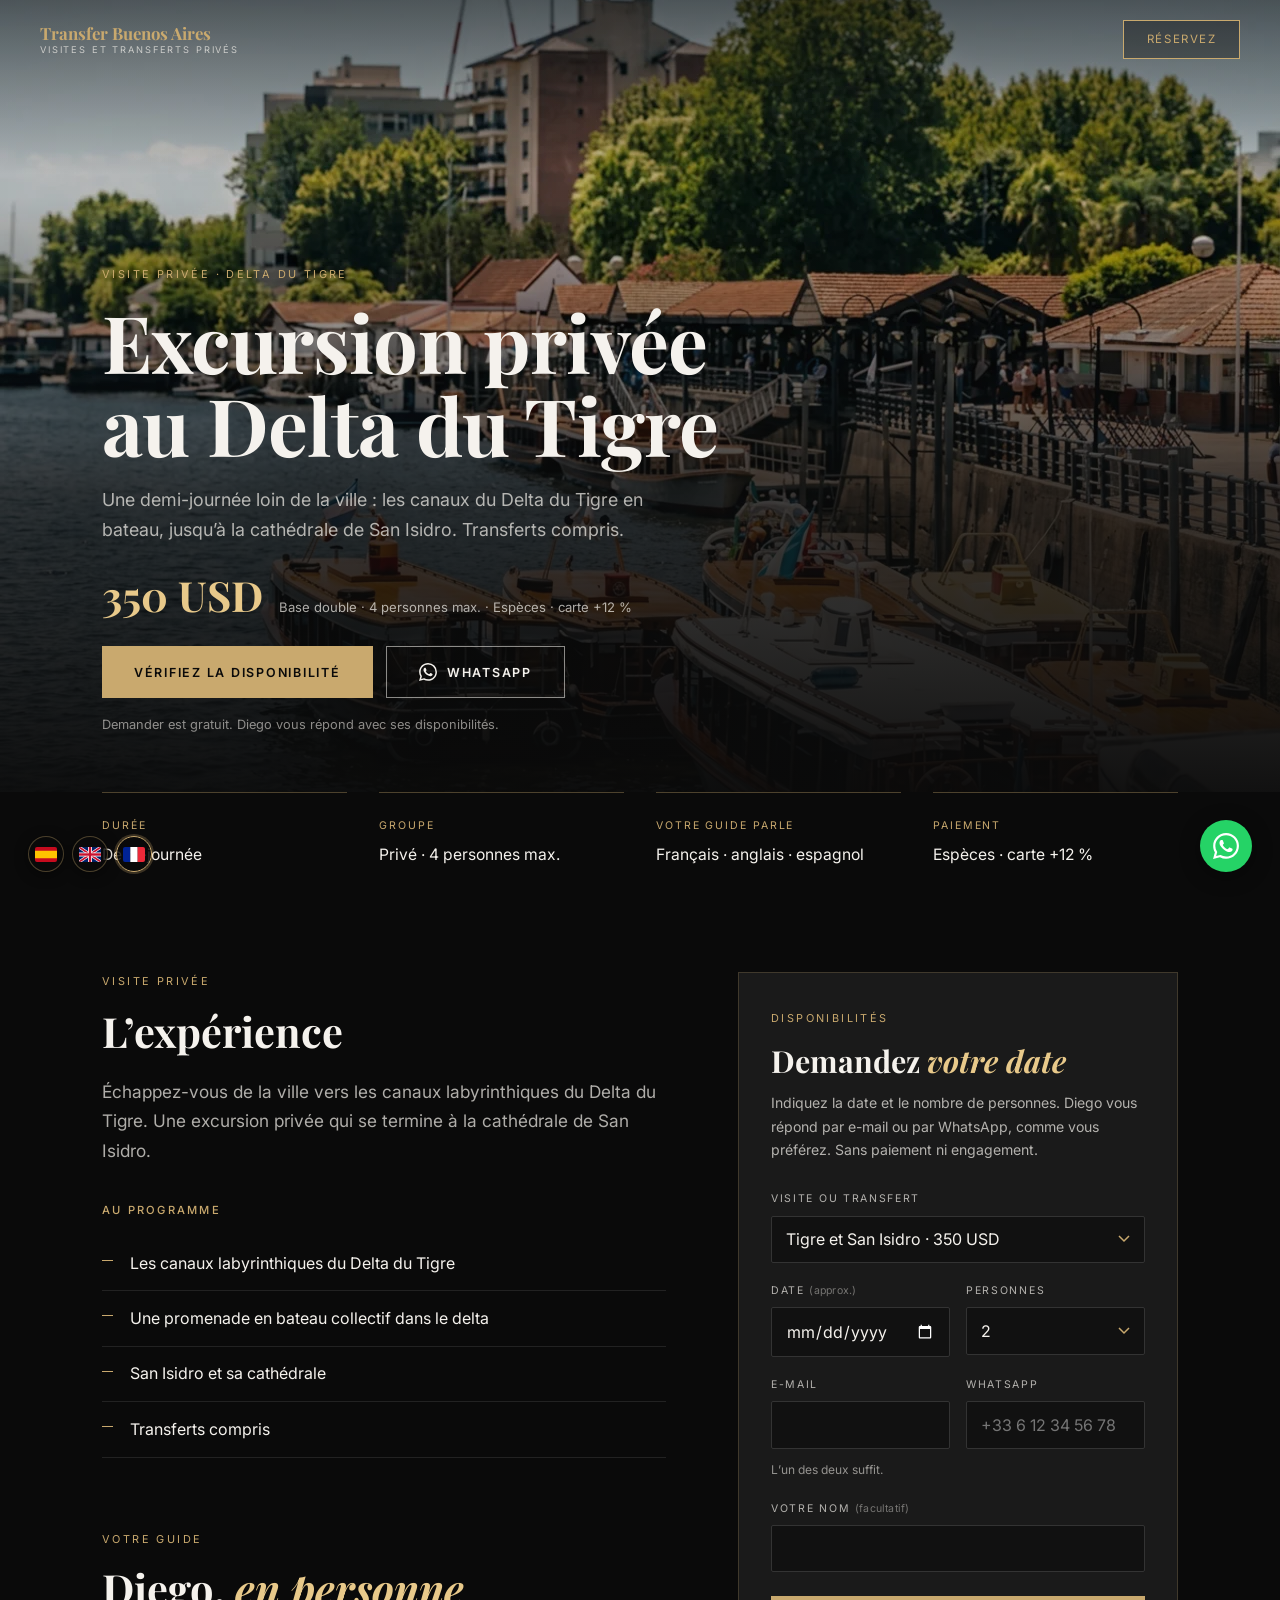
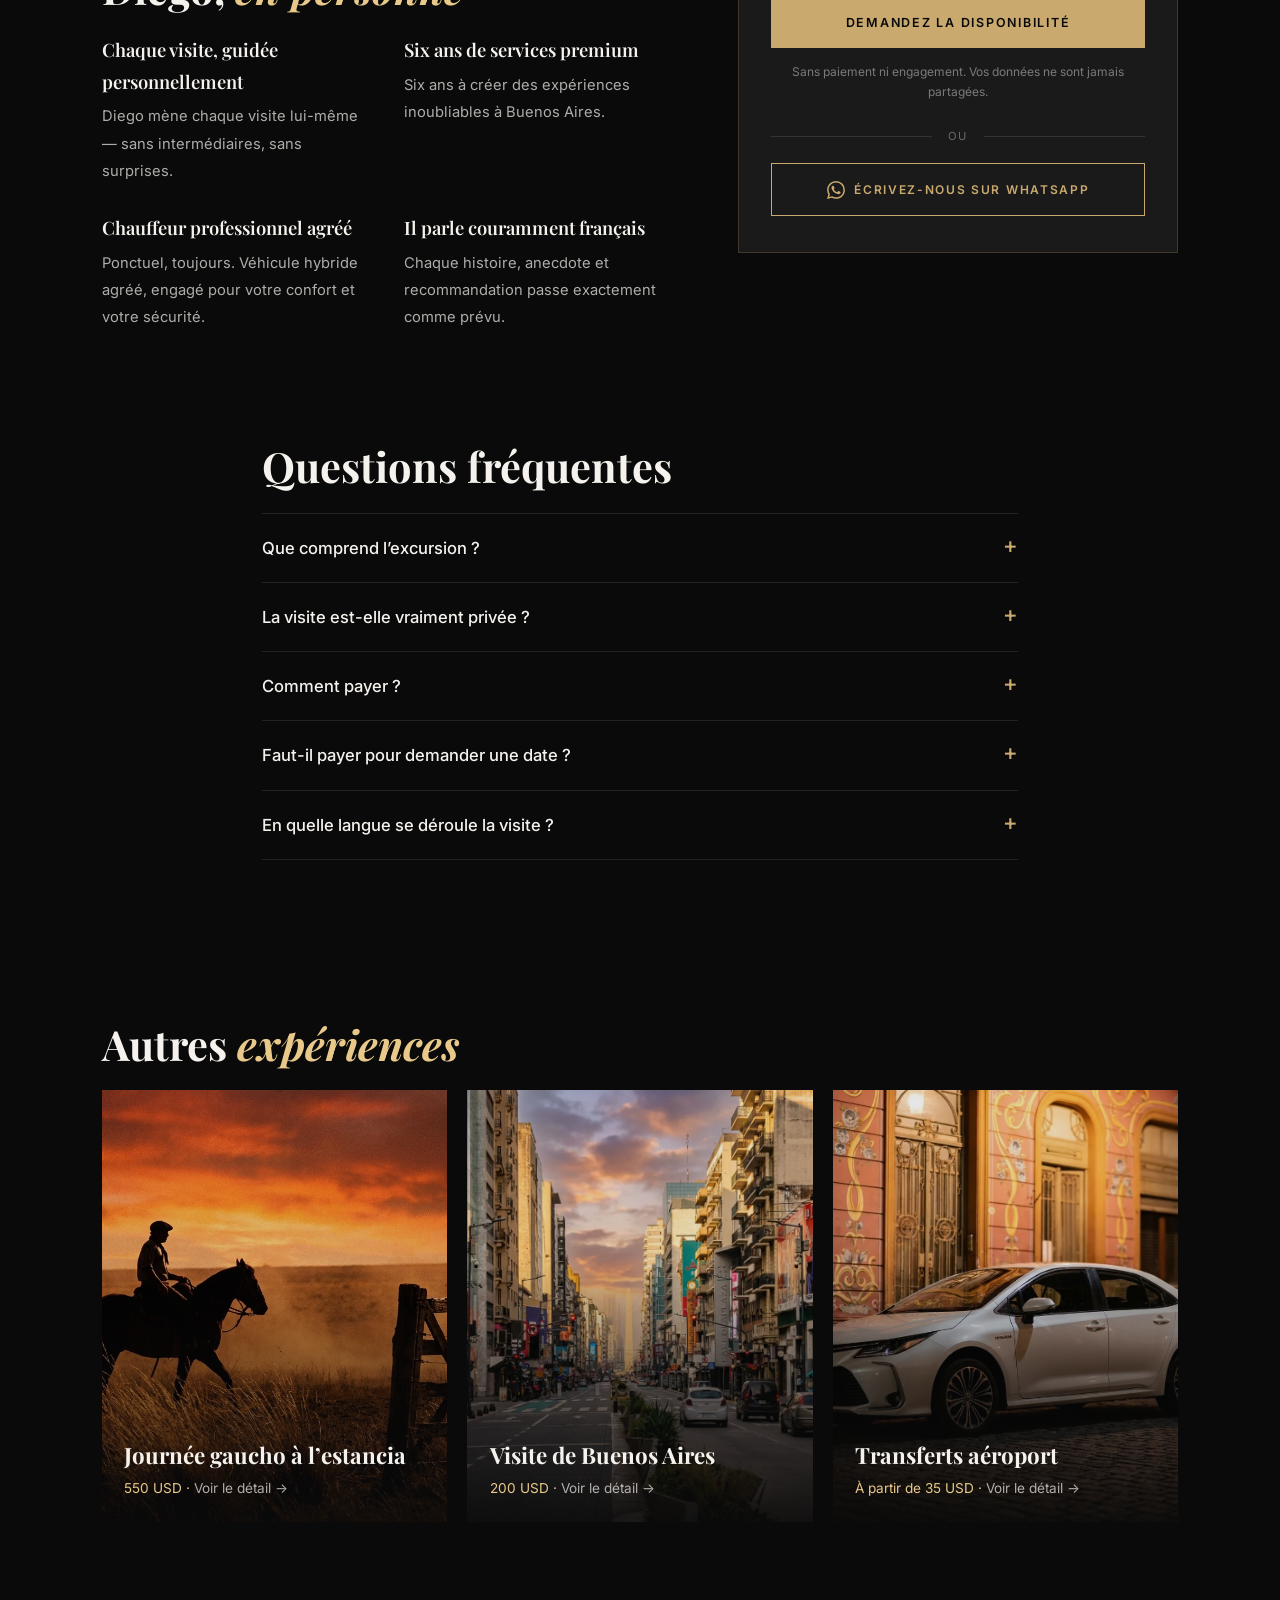
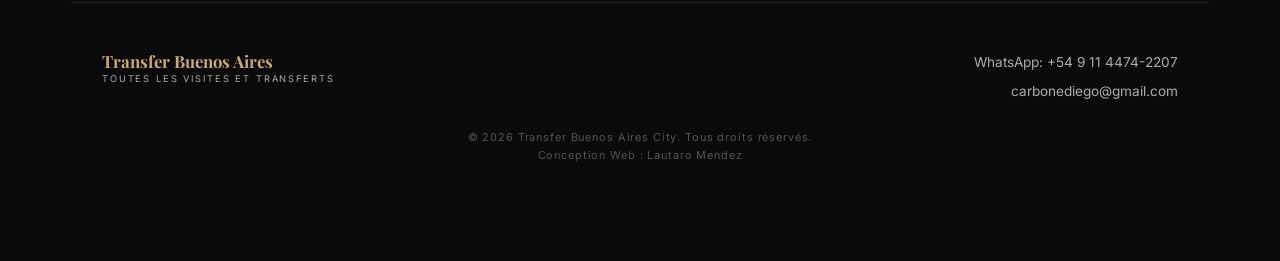
<file: fr/tigre.html>
<!DOCTYPE html>
<html lang="fr" translate="no">
<head>
  <script async src="https://www.googletagmanager.com/gtag/js?id=AW-18299581753"></script>
  <script>
    window.dataLayer = window.dataLayer || [];
    function gtag(){dataLayer.push(arguments);}
    gtag('js', new Date());
    gtag('config', 'AW-18299581753');
  </script>
  <script>
    (function(c,l,a,r,i,t,y){
        c[a]=c[a]||function(){(c[a].q=c[a].q||[]).push(arguments)};
        t=l.createElement(r);t.async=1;t.src="https://www.clarity.ms/tag/"+i;
        y=l.getElementsByTagName(r)[0];y.parentNode.insertBefore(t,y);
    })(window, document, "clarity", "script", "z2kd7cgrm0");
  </script>
  <meta charset="UTF-8" />
  <meta name="viewport" content="width=device-width, initial-scale=1.0" />
  <meta name="google" content="notranslate" />
  <title>Excursion privée au Delta du Tigre et à San Isidro · 350 USD | Transfer Buenos Aires City</title>
  <meta name="description" content="Excursion privée d’une demi-journée depuis Buenos Aires au Delta du Tigre et à San Isidro, avec promenade en bateau. Transferts compris. Guide francophone." />
  <link rel="canonical" href="https://www.transferbuenosaires.com/fr/tigre" />
  <link rel="alternate" hreflang="en" href="https://www.transferbuenosaires.com/en/tigre" />
  <link rel="alternate" hreflang="fr" href="https://www.transferbuenosaires.com/fr/tigre" />
  <link rel="alternate" hreflang="es" href="https://www.transferbuenosaires.com/es/tigre" />
  <link rel="alternate" hreflang="x-default" href="https://www.transferbuenosaires.com/en/tigre" />
  <meta property="og:type" content="website" />
  <meta property="og:locale" content="fr_FR" />
  <meta property="og:title" content="Excursion privée au Delta du Tigre et à San Isidro · 350 USD" />
  <meta property="og:description" content="Excursion privée d’une demi-journée depuis Buenos Aires au Delta du Tigre et à San Isidro, avec promenade en bateau. Transferts compris. Guide francophone." />
  <meta property="og:url" content="https://www.transferbuenosaires.com/fr/tigre" />
  <meta property="og:image" content="https://www.transferbuenosaires.com/img/serv2.webp" />
  <meta name="twitter:card" content="summary_large_image" />
  <meta name="twitter:image" content="https://www.transferbuenosaires.com/img/serv2.webp" />
  <link rel="icon" type="image/svg+xml" href="data:image/svg+xml,<svg xmlns='http://www.w3.org/2000/svg' viewBox='0 0 32 32'><rect width='32' height='32' rx='4' fill='%230a0a0a'/><text x='16' y='22' font-family='Georgia,serif' font-size='20' font-weight='bold' fill='%23c9a96e' text-anchor='middle'>T</text></svg>" />
  <link rel="preload" as="image" href="/img/serv2.webp" fetchpriority="high" />
  <link rel="preconnect" href="https://fonts.googleapis.com" />
  <link rel="preconnect" href="https://fonts.gstatic.com" crossorigin />
  <link href="https://fonts.googleapis.com/css2?family=Playfair+Display:ital,wght@0,600;0,700;1,600&family=Inter:wght@300;400;500;600&display=swap" rel="stylesheet" />
  <link rel="stylesheet" href="/css/tour.css?v=1" />
  <script type="application/ld+json">{"@context":"https://schema.org","@type":"TouristTrip","name":"Excursion privée au Delta du Tigre","description":"Excursion privée d’une demi-journée depuis Buenos Aires au Delta du Tigre et à San Isidro, avec promenade en bateau. Transferts compris. Guide francophone.","url":"https://www.transferbuenosaires.com/fr/tigre","image":"https://www.transferbuenosaires.com/img/serv2.webp","inLanguage":"fr","provider":{"@type":"LocalBusiness","name":"Transfer Buenos Aires City","url":"https://www.transferbuenosaires.com/","telephone":"+5491144742207"},"offers":{"@type":"Offer","price":"350","priceCurrency":"USD","url":"https://www.transferbuenosaires.com/fr/tigre"}}</script>
  <script type="application/ld+json">{"@context":"https://schema.org","@type":"FAQPage","mainEntity":[{"@type":"Question","name":"Que comprend l’excursion ?","acceptedAnswer":{"@type":"Answer","text":"Les transferts et une promenade en bateau collectif dans le Delta du Tigre. L’excursion se termine à la cathédrale de San Isidro."}},{"@type":"Question","name":"La visite est-elle vraiment privée ?","acceptedAnswer":{"@type":"Answer","text":"Oui. Seul votre groupe voyage — sans inconnus, sans horaires imposés par des tiers. Rythme, arrêts et itinéraire sont conçus pour vous. 4 personnes maximum par service."}},{"@type":"Question","name":"Comment payer ?","acceptedAnswer":{"@type":"Answer","text":"Les prix sont en dollars américains, en espèces. Les paiements par carte de crédit entraînent un supplément de 12 %."}},{"@type":"Question","name":"Faut-il payer pour demander une date ?","acceptedAnswer":{"@type":"Answer","text":"Non. Envoyez le formulaire ou un message WhatsApp et Diego vous répond avec ses disponibilités. Sans paiement ni engagement."}},{"@type":"Question","name":"En quelle langue se déroule la visite ?","acceptedAnswer":{"@type":"Answer","text":"En français, en anglais ou en espagnol — Diego parle les trois."}}]}</script>
</head>
<body data-service="tigre" data-wa-key="tigre">

<nav class="t-nav">
  <a href="/fr" class="nav-logo">Transfer Buenos Aires<span>Visites et transferts privés</span></a>
  <a href="#book" class="nav-cta">Réservez</a>
</nav>

<header class="t-hero">
  <img class="t-hero-img" src="/img/serv2.webp" alt="Bateaux en bois amarrés sur le fleuve à Tigre" width="1280" height="956" fetchpriority="high" />
  <div class="t-hero-shade"></div>
  <div class="t-hero-inner">
    <span class="t-eyebrow">Visite privée · Delta du Tigre</span>
    <h1 class="t-h1">Excursion privée<br>au Delta du Tigre</h1>
    <p class="t-sub">Une demi-journée loin de la ville : les canaux du Delta du Tigre en bateau, jusqu’à la cathédrale de San Isidro. Transferts compris.</p>
    <div class="t-price">
      <span class="price-num">350 USD</span>
      <span class="price-notes">Base double · 4 personnes max. · Espèces · carte +12 %</span>
    </div>
    <div class="t-ctas">
      <a href="#book" class="btn-gold">Vérifiez la disponibilité</a>
      <a href="https://wa.me/5491144742207" data-wa="tigre" target="_blank" rel="noopener" class="btn-line"><svg xmlns="http://www.w3.org/2000/svg" viewBox="0 0 24 24" aria-hidden="true"><path d="M17.472 14.382c-.297-.149-1.758-.867-2.03-.967-.273-.099-.471-.148-.67.15-.197.297-.767.966-.94 1.164-.173.199-.347.223-.644.075-.297-.15-1.255-.463-2.39-1.475-.883-.788-1.48-1.761-1.653-2.059-.173-.297-.018-.458.13-.606.134-.133.298-.347.446-.52.149-.174.198-.298.298-.497.099-.198.05-.371-.025-.52-.075-.149-.669-1.612-.916-2.207-.242-.579-.487-.5-.669-.51-.173-.008-.371-.01-.57-.01-.198 0-.52.074-.792.372-.272.297-1.04 1.016-1.04 2.479 0 1.462 1.065 2.875 1.213 3.074.149.198 2.096 3.2 5.077 4.487.709.306 1.262.489 1.694.625.712.227 1.36.195 1.871.118.571-.085 1.758-.719 2.006-1.413.248-.694.248-1.289.173-1.413-.074-.124-.272-.198-.57-.347m-5.421 7.403h-.004a9.87 9.87 0 01-5.031-1.378l-.361-.214-3.741.982.998-3.648-.235-.374a9.86 9.86 0 01-1.51-5.26c.001-5.45 4.436-9.884 9.888-9.884 2.64 0 5.122 1.03 6.988 2.898a9.825 9.825 0 012.893 6.994c-.003 5.45-4.437 9.884-9.885 9.884m8.413-18.297A11.815 11.815 0 0012.05 0C5.495 0 .16 5.335.157 11.892c0 2.096.547 4.142 1.588 5.945L.057 24l6.305-1.654a11.882 11.882 0 005.683 1.448h.005c6.554 0 11.89-5.335 11.893-11.893a11.821 11.821 0 00-3.48-8.413z"/></svg><span>WhatsApp</span></a>
    </div>
    <p class="t-nopay">Demander est gratuit. Diego vous répond avec ses disponibilités.</p>
  </div>
</header>

<section class="t-facts" aria-label="Durée">
  <div class="t-fact"><span class="t-fact-k">Durée</span><span class="t-fact-v">Demi-journée</span></div>
  <div class="t-fact"><span class="t-fact-k">Groupe</span><span class="t-fact-v">Privé · 4 personnes max.</span></div>
  <div class="t-fact"><span class="t-fact-k">Votre guide parle</span><span class="t-fact-v">Français · anglais · espagnol</span></div>
  <div class="t-fact"><span class="t-fact-k">Paiement</span><span class="t-fact-v">Espèces · carte +12 %</span></div>
</section>

<main>
  <section class="t-sec t-main">
    <div class="t-col">
      <span class="t-label">Visite privée</span>
      <h2 class="t-h2">L’expérience</h2>
      <p class="t-about">Échappez-vous de la ville vers les canaux labyrinthiques du Delta du Tigre. Une excursion privée qui se termine à la cathédrale de San Isidro.</p>
      <h3 class="t-h3">Au programme</h3>
        <ul class="t-list">
          <li>Les canaux labyrinthiques du Delta du Tigre</li>
          <li>Une promenade en bateau collectif dans le delta</li>
          <li>San Isidro et sa cathédrale</li>
          <li>Transferts compris</li>
        </ul>

      <div class="t-guide">
        <span class="t-label">Votre guide</span>
        <h2 class="t-h2">Diego, <em>en personne</em></h2>
        <ul class="t-guide-list">
          <li><strong>Chaque visite, guidée personnellement</strong><span>Diego mène chaque visite lui-même — sans intermédiaires, sans surprises.</span></li>
          <li><strong>Six ans de services premium</strong><span>Six ans à créer des expériences inoubliables à Buenos Aires.</span></li>
          <li><strong>Chauffeur professionnel agréé</strong><span>Ponctuel, toujours. Véhicule hybride agréé, engagé pour votre confort et votre sécurité.</span></li>
          <li><strong>Il parle couramment français</strong><span>Chaque histoire, anecdote et recommandation passe exactement comme prévu.</span></li>
        </ul>
        <!-- LUGAR PARA RESEÑAS REALES: cuando Diego mande testimonios o la ficha de Google tenga
             reseñas, van acá (texto tal cual, con nombre y país). No inventar ni corregir. -->
      </div>
    </div>

    <aside class="t-book" id="book">
      <div class="booking-form">
        <span class="t-label">Disponibilités</span>
        <h2 class="t-form-title">Demandez <em>votre date</em></h2>
        <p class="t-form-lead">Indiquez la date et le nombre de personnes. Diego vous répond par e-mail ou par WhatsApp, comme vous préférez. Sans paiement ni engagement.</p>
        <form id="bookingForm" novalidate>
          <div class="bf-field">
            <label for="bf-service">Visite ou transfert</label>
            <select id="bf-service" name="service">
              <option value="city">City Tour Buenos Aires · 200 USD</option>
              <option value="tigre" selected>Tigre et San Isidro · 350 USD</option>
              <option value="gaucho">Journée Gaucho à l’estancia · 550 USD</option>
              <option value="ezeiza">Transfert aéroport Ezeiza</option>
              <option value="aeroparque">Transfert Aeroparque</option>
              <option value="otro">Autre / je ne sais pas encore</option>
            </select>
          </div>
          <div class="bf-row">
            <div class="bf-field">
              <label for="bf-date">Date <span class="opt">(approx.)</span></label>
              <input type="date" id="bf-date" name="date" />
            </div>
            <div class="bf-field">
              <label for="bf-people">Personnes</label>
              <select id="bf-people" name="people">
                <option value="1">1</option>
                <option value="2" selected>2</option>
                <option value="3">3</option>
                <option value="4">4</option>
                <option value="5">5</option>
                <option value="6">6</option>
                <option value="7">7</option>
                <option value="8+">8+</option>
              </select>
            </div>
          </div>
          <div class="bf-row" id="bf-f-contact">
            <div class="bf-field">
              <label for="bf-email">E-mail</label>
              <input type="email" id="bf-email" name="email" autocomplete="email" inputmode="email" maxlength="80" />
            </div>
            <div class="bf-field">
              <label for="bf-phone">WhatsApp</label>
              <input type="tel" id="bf-phone" name="phone" autocomplete="tel" inputmode="tel" maxlength="30" placeholder="+33 6 12 34 56 78" />
            </div>
          </div>
          <p class="bf-hint">L’un des deux suffit.</p>
          <p class="bf-error" id="bf-e-contact">Laissez un e-mail ou un numéro WhatsApp pour que nous puissions vous répondre.</p>
          <div class="bf-field">
            <label for="bf-name">Votre nom <span class="opt">(facultatif)</span></label>
            <input type="text" id="bf-name" name="name" autocomplete="name" maxlength="60" />
          </div>
          <div aria-hidden="true" style="position:absolute;left:-9999px;top:auto;width:1px;height:1px;overflow:hidden">
            <label for="bf-website">No completar</label>
            <input type="text" id="bf-website" name="website" tabindex="-1" autocomplete="off" />
          </div>
          <button type="submit" class="btn-gold bf-submit" id="bf-submit">Demandez la disponibilité</button>
          <p class="bf-note">Sans paiement ni engagement. Vos données ne sont jamais partagées.</p>
          <div class="bf-send-error" id="bf-send-error">Nous n’avons pas pu envoyer votre demande. Réessayez dans un instant, ou écrivez-nous sur WhatsApp.</div>
        </form>
        <div class="bf-thanks" id="bf-thanks" role="status">
          <div class="bf-thanks-mark"><svg viewBox="0 0 24 24"><path d="M5 12.5l4.5 4.5L19 7.5" stroke-linecap="round" stroke-linejoin="round"/></svg></div>
          <h3>Demande reçue</h3>
          <p>Diego vous répondra par e-mail ou WhatsApp. Si c’est urgent, écrivez-lui directement.</p>
        </div>
        <div class="bf-or">ou</div>
        <a href="https://wa.me/5491144742207" data-wa="tigre" target="_blank" rel="noopener" class="bf-wa"><svg xmlns="http://www.w3.org/2000/svg" viewBox="0 0 24 24" aria-hidden="true"><path d="M17.472 14.382c-.297-.149-1.758-.867-2.03-.967-.273-.099-.471-.148-.67.15-.197.297-.767.966-.94 1.164-.173.199-.347.223-.644.075-.297-.15-1.255-.463-2.39-1.475-.883-.788-1.48-1.761-1.653-2.059-.173-.297-.018-.458.13-.606.134-.133.298-.347.446-.52.149-.174.198-.298.298-.497.099-.198.05-.371-.025-.52-.075-.149-.669-1.612-.916-2.207-.242-.579-.487-.5-.669-.51-.173-.008-.371-.01-.57-.01-.198 0-.52.074-.792.372-.272.297-1.04 1.016-1.04 2.479 0 1.462 1.065 2.875 1.213 3.074.149.198 2.096 3.2 5.077 4.487.709.306 1.262.489 1.694.625.712.227 1.36.195 1.871.118.571-.085 1.758-.719 2.006-1.413.248-.694.248-1.289.173-1.413-.074-.124-.272-.198-.57-.347m-5.421 7.403h-.004a9.87 9.87 0 01-5.031-1.378l-.361-.214-3.741.982.998-3.648-.235-.374a9.86 9.86 0 01-1.51-5.26c.001-5.45 4.436-9.884 9.888-9.884 2.64 0 5.122 1.03 6.988 2.898a9.825 9.825 0 012.893 6.994c-.003 5.45-4.437 9.884-9.885 9.884m8.413-18.297A11.815 11.815 0 0012.05 0C5.495 0 .16 5.335.157 11.892c0 2.096.547 4.142 1.588 5.945L.057 24l6.305-1.654a11.882 11.882 0 005.683 1.448h.005c6.554 0 11.89-5.335 11.893-11.893a11.821 11.821 0 00-3.48-8.413z"/></svg><span>Écrivez-nous sur WhatsApp</span></a>
      </div>
    </aside>
  </section>

  <section class="t-sec t-faq">
    <h2 class="t-h2">Questions fréquentes</h2>
    <details><summary>Que comprend l’excursion ?</summary><p>Les transferts et une promenade en bateau collectif dans le Delta du Tigre. L’excursion se termine à la cathédrale de San Isidro.</p></details>
    <details><summary>La visite est-elle vraiment privée ?</summary><p>Oui. Seul votre groupe voyage — sans inconnus, sans horaires imposés par des tiers. Rythme, arrêts et itinéraire sont conçus pour vous. 4 personnes maximum par service.</p></details>
    <details><summary>Comment payer ?</summary><p>Les prix sont en dollars américains, en espèces. Les paiements par carte de crédit entraînent un supplément de 12 %.</p></details>
    <details><summary>Faut-il payer pour demander une date ?</summary><p>Non. Envoyez le formulaire ou un message WhatsApp et Diego vous répond avec ses disponibilités. Sans paiement ni engagement.</p></details>
    <details><summary>En quelle langue se déroule la visite ?</summary><p>En français, en anglais ou en espagnol — Diego parle les trois.</p></details>
  </section>

  <section class="t-sec t-others">
    <h2 class="t-h2">Autres <em>expériences</em></h2>
    <div class="o-grid">
      <a class="o-card" href="/fr/gaucho-day">
        <img src="/img/serv3.webp" alt="Gaucho à cheval au coucher du soleil dans la pampa argentine" loading="lazy" width="1280" height="956" />
        <span class="o-body">
          <span class="o-name">Journée gaucho à l’estancia</span>
          <span class="o-meta">550 USD · <span class="o-see">Voir le détail →</span></span>
        </span>
      </a>
      <a class="o-card" href="/fr/city-tour">
        <img src="/img/serv1.webp" alt="L’avenue Corrientes et l’Obélisque de Buenos Aires au coucher du soleil" loading="lazy" width="1280" height="956" />
        <span class="o-body">
          <span class="o-name">Visite de Buenos Aires</span>
          <span class="o-meta">200 USD · <span class="o-see">Voir le détail →</span></span>
        </span>
      </a>
      <a class="o-card" href="/fr/airport-transfer">
        <img src="/img/auto.webp" alt="Berline hybride blanche pour les transferts privés, garée sur une rue pavée de Buenos Aires" loading="lazy" width="1280" height="956" />
        <span class="o-body">
          <span class="o-name">Transferts aéroport</span>
          <span class="o-meta">À partir de 35 USD · <span class="o-see">Voir le détail →</span></span>
        </span>
      </a>
    </div>
  </section>
</main>

<footer class="t-footer">
  <a href="/fr" class="nav-logo">Transfer Buenos Aires<span>Toutes les visites et transferts</span></a>
  <div class="t-footer-links">
    <a href="https://wa.me/5491144742207" data-wa="consulta" target="_blank" rel="noopener">WhatsApp: +54 9 11 4474-2207</a>
    <a href="mailto:carbonediego@gmail.com">carbonediego@gmail.com</a>
  </div>
  <p class="t-copy">© 2026 Transfer Buenos Aires City. Tous droits réservés.<br>Conception Web : <a href="https://lautaromendez.com.ar" target="_blank" rel="noopener">Lautaro Mendez</a></p>
</footer>

<div class="lang-switcher">
  <a class="lang-btn" href="/es/tigre" hreflang="es" data-lang="es" title="Español" aria-label="Español"><svg viewBox="0 0 22 15" xmlns="http://www.w3.org/2000/svg"><rect width="22" height="15" fill="#c60b1e"/><rect y="3.75" width="22" height="7.5" fill="#ffc400"/></svg></a>
  <a class="lang-btn" href="/en/tigre" hreflang="en" data-lang="en" title="English" aria-label="English"><svg viewBox="0 0 22 15" xmlns="http://www.w3.org/2000/svg"><rect width="22" height="15" fill="#012169"/><path d="M0,0 L22,15 M22,0 L0,15" stroke="#fff" stroke-width="3"/><path d="M0,0 L22,15 M22,0 L0,15" stroke="#c8102e" stroke-width="1.8"/><rect x="9" width="4" height="15" fill="#fff"/><rect y="5.5" width="22" height="4" fill="#fff"/><rect x="9.8" width="2.4" height="15" fill="#c8102e"/><rect y="6.3" width="22" height="2.4" fill="#c8102e"/></svg></a>
  <a class="lang-btn active" href="/fr/tigre" hreflang="fr" data-lang="fr" title="Français" aria-label="Français"><svg viewBox="0 0 22 15" xmlns="http://www.w3.org/2000/svg"><rect width="7.33" height="15" fill="#002395"/><rect x="7.33" width="7.34" height="15" fill="#fff"/><rect x="14.67" width="7.33" height="15" fill="#ed2939"/></svg></a>
</div>

<a href="https://wa.me/5491144742207" data-wa="tigre" class="wa-float" target="_blank" rel="noopener" aria-label="WhatsApp"><svg xmlns="http://www.w3.org/2000/svg" viewBox="0 0 24 24" aria-hidden="true"><path d="M17.472 14.382c-.297-.149-1.758-.867-2.03-.967-.273-.099-.471-.148-.67.15-.197.297-.767.966-.94 1.164-.173.199-.347.223-.644.075-.297-.15-1.255-.463-2.39-1.475-.883-.788-1.48-1.761-1.653-2.059-.173-.297-.018-.458.13-.606.134-.133.298-.347.446-.52.149-.174.198-.298.298-.497.099-.198.05-.371-.025-.52-.075-.149-.669-1.612-.916-2.207-.242-.579-.487-.5-.669-.51-.173-.008-.371-.01-.57-.01-.198 0-.52.074-.792.372-.272.297-1.04 1.016-1.04 2.479 0 1.462 1.065 2.875 1.213 3.074.149.198 2.096 3.2 5.077 4.487.709.306 1.262.489 1.694.625.712.227 1.36.195 1.871.118.571-.085 1.758-.719 2.006-1.413.248-.694.248-1.289.173-1.413-.074-.124-.272-.198-.57-.347m-5.421 7.403h-.004a9.87 9.87 0 01-5.031-1.378l-.361-.214-3.741.982.998-3.648-.235-.374a9.86 9.86 0 01-1.51-5.26c.001-5.45 4.436-9.884 9.888-9.884 2.64 0 5.122 1.03 6.988 2.898a9.825 9.825 0 012.893 6.994c-.003 5.45-4.437 9.884-9.885 9.884m8.413-18.297A11.815 11.815 0 0012.05 0C5.495 0 .16 5.335.157 11.892c0 2.096.547 4.142 1.588 5.945L.057 24l6.305-1.654a11.882 11.882 0 005.683 1.448h.005c6.554 0 11.89-5.335 11.893-11.893a11.821 11.821 0 00-3.48-8.413z"/></svg></a>

<script src="/js/tour.js?v=1" defer></script>
</body>
</html>
</file>
<file: css/tour.css>
/* Páginas por servicio (/en|fr|es/<tour>). Misma paleta y tipografías que el home (index.html). */
*, *::before, *::after { box-sizing: border-box; margin: 0; padding: 0; }

:root {
  --black: #0a0a0a;
  --dark: #111111;
  --dark-2: #1a1a1a;
  --dark-3: #222222;
  --gold: #c9a96e;
  --gold-light: #e8c98a;
  --gold-dim: rgba(201, 169, 110, 0.15);
  --white: #f5f2ed;
  --white-dim: rgba(245, 242, 237, 0.7);
  --serif: 'Playfair Display', Georgia, serif;
  --sans: 'Inter', system-ui, sans-serif;
}

html { scroll-behavior: smooth; }
body {
  background: var(--black);
  color: var(--white);
  font-family: var(--sans);
  line-height: 1.7;
  overflow-x: hidden;
}
img { display: block; max-width: 100%; }
em { font-style: italic; color: var(--gold-light); }

/* ─── NAV ─── */
.t-nav {
  position: absolute;
  top: 0; left: 0; right: 0;
  z-index: 10;
  padding: 1.25rem 2.5rem;
  display: flex;
  justify-content: space-between;
  align-items: center;
}
.nav-logo {
  font-family: var(--serif);
  font-size: 1.05rem;
  font-weight: 700;
  color: var(--gold);
  text-decoration: none;
  line-height: 1.3;
}
.nav-logo span {
  display: block;
  font-family: var(--sans);
  font-size: 0.58rem;
  font-weight: 400;
  letter-spacing: 0.2em;
  text-transform: uppercase;
  color: var(--white-dim);
}
.nav-cta {
  padding: 0.55rem 1.4rem;
  border: 1px solid var(--gold);
  color: var(--gold);
  font-size: 0.72rem;
  letter-spacing: 0.14em;
  text-transform: uppercase;
  text-decoration: none;
  background: rgba(10,10,10,0.35);
  transition: background 0.3s, color 0.3s;
}
.nav-cta:hover { background: var(--gold); color: var(--black); }

/* ─── HERO ─── */
.t-hero {
  position: relative;
  min-height: 88vh;
  min-height: 88svh;
  display: flex;
  align-items: flex-end;
  overflow: hidden;
}
.t-hero-img {
  position: absolute;
  inset: 0;
  width: 100%;
  height: 100%;
  object-fit: cover;
  object-position: center;
}
.t-hero-shade {
  position: absolute;
  inset: 0;
  background:
    linear-gradient(to bottom, rgba(10,10,10,0.55) 0%, rgba(10,10,10,0) 22%),
    linear-gradient(to top, rgba(10,10,10,0.97) 0%, rgba(10,10,10,0.78) 38%, rgba(10,10,10,0.15) 75%);
}
.t-hero-inner {
  position: relative;
  z-index: 2;
  width: 100%;
  max-width: 1140px;
  margin: 0 auto;
  padding: 8rem 2rem 3.5rem;
}
.t-eyebrow, .t-label {
  display: block;
  font-size: 0.68rem;
  letter-spacing: 0.22em;
  text-transform: uppercase;
  color: var(--gold);
  margin-bottom: 1rem;
}
.t-hero .t-eyebrow { text-shadow: 0 1px 10px rgba(0,0,0,0.7); }
.t-h1 {
  font-family: var(--serif);
  font-size: clamp(2.5rem, 6.2vw, 5rem);
  font-weight: 700;
  line-height: 1.04;
  letter-spacing: -0.01em;
  max-width: 14ch;
  margin-bottom: 1.25rem;
  text-wrap: balance;
}
.t-sub {
  font-size: clamp(1rem, 1.5vw, 1.12rem);
  color: var(--white-dim);
  max-width: 54ch;
  margin-bottom: 1.75rem;
}
.t-price {
  display: flex;
  flex-wrap: wrap;
  align-items: baseline;
  gap: 0.35rem 1rem;
  margin-bottom: 1.75rem;
}
.price-from {
  font-size: 0.72rem;
  letter-spacing: 0.16em;
  text-transform: uppercase;
  color: var(--white-dim);
}
.price-num {
  font-family: var(--serif);
  font-size: clamp(2rem, 3.6vw, 2.6rem);
  font-weight: 700;
  color: var(--gold-light);
  line-height: 1;
}
.price-notes {
  font-size: 0.82rem;
  color: var(--white-dim);
}
.t-ctas {
  display: flex;
  flex-wrap: wrap;
  gap: 0.85rem;
}
.btn-gold, .btn-line {
  display: inline-flex;
  align-items: center;
  justify-content: center;
  gap: 0.6rem;
  min-height: 52px;
  padding: 0.9rem 2rem;
  font-family: var(--sans);
  font-size: 0.78rem;
  font-weight: 600;
  letter-spacing: 0.14em;
  text-transform: uppercase;
  text-decoration: none;
  cursor: pointer;
  transition: background 0.3s, color 0.3s, transform 0.2s;
}
.btn-gold { background: var(--gold); color: var(--black); border: none; }
.btn-gold:hover { background: var(--gold-light); transform: translateY(-2px); }
.btn-line { border: 1px solid rgba(245,242,237,0.55); color: var(--white); }
.btn-line svg { width: 18px; height: 18px; fill: currentColor; flex-shrink: 0; }
.btn-line:hover { border-color: var(--gold); color: var(--gold); }
.t-nopay {
  margin-top: 1rem;
  font-size: 0.8rem;
  color: rgba(245,242,237,0.55);
}

/* ─── DATOS RÁPIDOS ─── */
.t-facts {
  display: grid;
  grid-template-columns: repeat(4, 1fr);
  max-width: 1140px;
  margin: 0 auto;
  padding: 0 2rem;
  gap: 1.5rem 2rem;
}
.t-fact {
  padding: 1.5rem 0;
  border-top: 1px solid rgba(201,169,110,0.35);
}
.t-fact-k {
  display: block;
  font-size: 0.66rem;
  letter-spacing: 0.18em;
  text-transform: uppercase;
  color: var(--gold);
  margin-bottom: 0.35rem;
}
.t-fact-v { font-size: 0.98rem; color: var(--white); }

/* ─── CUERPO ─── */
.t-sec {
  max-width: 1140px;
  margin: 0 auto;
  padding: 5rem 2rem;
}
.t-main {
  display: grid;
  grid-template-columns: 1fr 440px;
  gap: 4.5rem;
  align-items: start;
}
.t-h2 {
  font-family: var(--serif);
  font-size: clamp(1.9rem, 3.4vw, 2.6rem);
  font-weight: 700;
  line-height: 1.15;
  margin-bottom: 1.4rem;
}
.t-about {
  font-size: 1.08rem;
  color: var(--white-dim);
  max-width: 60ch;
  margin-bottom: 2.25rem;
}
.t-h3 {
  font-size: 0.7rem;
  letter-spacing: 0.2em;
  text-transform: uppercase;
  color: var(--gold);
  margin-bottom: 1rem;
  font-weight: 500;
}
.t-list { list-style: none; }
.t-list li {
  position: relative;
  padding: 0.85rem 0 0.85rem 1.75rem;
  border-bottom: 1px solid var(--dark-3);
  font-size: 1rem;
}
.t-list li::before {
  content: '';
  position: absolute;
  left: 0;
  top: 1.5rem;
  width: 0.7rem;
  height: 1px;
  background: var(--gold);
}

.t-table { width: 100%; border-collapse: collapse; }
.t-table th {
  text-align: left;
  font-size: 0.66rem;
  font-weight: 500;
  letter-spacing: 0.18em;
  text-transform: uppercase;
  color: var(--gold);
  padding: 0 0 0.75rem;
  border-bottom: 1px solid rgba(201,169,110,0.35);
}
.t-table th:last-child, .t-table td:last-child { text-align: right; }
.t-table td {
  padding: 1rem 0;
  border-bottom: 1px solid var(--dark-3);
  font-size: 0.98rem;
  vertical-align: top;
}
.t-table td span {
  display: block;
  font-size: 0.78rem;
  color: rgba(245,242,237,0.4);
}
td.t-cell-price {
  white-space: nowrap;
  font-family: var(--serif);
  font-size: 1.2rem;
  font-weight: 700;
  color: var(--gold-light);
}
.t-note {
  margin-top: 1rem;
  font-size: 0.85rem;
  color: var(--white-dim);
}

.t-guide { margin-top: 4.5rem; }
.t-guide-list {
  list-style: none;
  display: grid;
  grid-template-columns: 1fr 1fr;
  gap: 1.75rem 2.5rem;
}
.t-guide-list strong {
  display: block;
  font-family: var(--serif);
  font-size: 1.15rem;
  font-weight: 600;
  margin-bottom: 0.35rem;
}
.t-guide-list span { font-size: 0.92rem; color: var(--white-dim); }

/* ─── FORMULARIO ─── */
.t-book { position: sticky; top: 1.5rem; scroll-margin-top: 1.5rem; }
.booking-form {
  background: var(--dark-2);
  border: 1px solid rgba(201,169,110,0.22);
  padding: 2.25rem 2rem;
}
.t-form-title {
  font-family: var(--serif);
  font-size: 1.9rem;
  font-weight: 700;
  line-height: 1.15;
  margin-bottom: 0.75rem;
}
.t-form-lead {
  font-size: 0.88rem;
  color: var(--white-dim);
  margin-bottom: 1.75rem;
}
.bf-row { display: grid; grid-template-columns: 1fr 1fr; gap: 0 1rem; }
.bf-field { margin-bottom: 1.2rem; }
.bf-field label {
  display: block;
  font-size: 0.66rem;
  letter-spacing: 0.16em;
  text-transform: uppercase;
  color: var(--white-dim);
  margin-bottom: 0.45rem;
}
.bf-field label .opt { text-transform: none; letter-spacing: 0.02em; opacity: 0.6; }
.booking-form input, .booking-form select {
  width: 100%;
  background: var(--dark);
  border: 1px solid #333;
  border-radius: 2px;
  color: var(--white);
  font-family: var(--sans);
  font-size: 16px; /* menos de 16px hace zoom en iPhone */
  padding: 0.8rem 0.9rem;
  color-scheme: dark;
  transition: border-color 0.25s, background 0.25s;
}
.booking-form input:focus, .booking-form select:focus {
  outline: none;
  border-color: var(--gold);
  background: var(--black);
}
.booking-form select {
  appearance: none;
  background-image: url("data:image/svg+xml,%3Csvg xmlns='http://www.w3.org/2000/svg' viewBox='0 0 12 8'%3E%3Cpath d='M1 1l5 5 5-5' stroke='%23c9a96e' stroke-width='1.5' fill='none'/%3E%3C/svg%3E");
  background-repeat: no-repeat;
  background-position: right 0.9rem center;
  background-size: 12px;
  padding-right: 2.3rem;
  cursor: pointer;
}
.booking-form select option { background: var(--dark); color: var(--white); }
.bf-hint { font-size: 0.75rem; color: var(--white-dim); opacity: 0.8; margin: -0.5rem 0 1.2rem; }
.bf-error { display: none; color: #e5836f; font-size: 0.8rem; margin: -0.6rem 0 1.2rem; }
.bf-error.show { display: block; }
.bf-invalid input { border-color: #a35340; }
.bf-submit { width: 100%; margin-top: 0.3rem; }
.bf-submit:disabled { opacity: 0.6; cursor: wait; transform: none; }
.bf-note { font-size: 0.75rem; color: rgba(255,255,255,0.42); text-align: center; margin-top: 0.85rem; }
.bf-send-error {
  display: none;
  border-left: 2px solid #e5836f;
  background: rgba(229,131,111,0.08);
  padding: 0.9rem 1rem;
  font-size: 0.85rem;
  color: var(--white-dim);
  margin-top: 1rem;
}
.bf-send-error.show { display: block; }
.bf-thanks { display: none; text-align: center; padding: 1.25rem 0; }
.bf-thanks.show { display: block; }
.bf-thanks-mark {
  width: 56px; height: 56px;
  border: 1.5px solid var(--gold);
  border-radius: 50%;
  display: flex; align-items: center; justify-content: center;
  margin: 0 auto 1.25rem;
}
.bf-thanks-mark svg { width: 24px; height: 24px; stroke: var(--gold); stroke-width: 2; fill: none; }
.bf-thanks h3 { font-family: var(--serif); font-size: 1.6rem; margin-bottom: 0.75rem; }
.bf-thanks p { color: var(--white-dim); font-size: 0.92rem; }
.bf-or {
  display: flex;
  align-items: center;
  gap: 1rem;
  margin: 1.5rem 0 1.1rem;
  font-size: 0.7rem;
  letter-spacing: 0.16em;
  text-transform: uppercase;
  color: rgba(255,255,255,0.35);
}
.bf-or::before, .bf-or::after { content: ''; flex: 1; height: 1px; background: #333; }
.bf-wa {
  display: flex;
  align-items: center;
  justify-content: center;
  gap: 0.6rem;
  border: 1px solid var(--gold);
  color: var(--gold);
  font-size: 0.75rem;
  font-weight: 600;
  letter-spacing: 0.14em;
  text-transform: uppercase;
  text-decoration: none;
  padding: 0.95rem 1.25rem;
  transition: background 0.3s, color 0.3s;
}
.bf-wa svg { width: 18px; height: 18px; fill: currentColor; flex-shrink: 0; }
.bf-wa:hover { background: var(--gold); color: var(--black); }

/* ─── FAQ ─── */
.t-faq { max-width: 820px; padding-top: 2rem; }
.t-faq details { border-bottom: 1px solid var(--dark-3); }
.t-faq details:first-of-type { border-top: 1px solid var(--dark-3); }
.t-faq summary {
  list-style: none;
  cursor: pointer;
  display: flex;
  justify-content: space-between;
  gap: 1.5rem;
  padding: 1.25rem 0;
  font-size: 1.04rem;
  font-weight: 500;
}
.t-faq summary::-webkit-details-marker { display: none; }
.t-faq summary::after {
  content: '+';
  color: var(--gold);
  font-size: 1.4rem;
  line-height: 1;
  transition: transform 0.25s;
}
.t-faq details[open] summary::after { transform: rotate(45deg); }
.t-faq details p { padding: 0 0 1.4rem; color: var(--white-dim); max-width: 62ch; }

/* ─── OTRAS EXPERIENCIAS ─── */
.o-grid { display: grid; grid-template-columns: repeat(3, 1fr); gap: 1.25rem; }
.o-card {
  position: relative;
  display: block;
  aspect-ratio: 4 / 5;
  overflow: hidden;
  text-decoration: none;
  color: var(--white);
  background: var(--dark-2);
}
.o-card img {
  position: absolute;
  inset: 0;
  width: 100%;
  height: 100%;
  object-fit: cover;
  transition: transform 0.6s ease;
}
.o-card::after {
  content: '';
  position: absolute;
  inset: 0;
  background: linear-gradient(to top, rgba(10,10,10,0.92) 0%, rgba(10,10,10,0.1) 60%);
}
.o-card:hover img { transform: scale(1.04); }
.o-body { position: absolute; left: 1.4rem; right: 1.4rem; bottom: 1.3rem; z-index: 1; }
.o-name { display: block; font-family: var(--serif); font-size: 1.4rem; font-weight: 700; line-height: 1.2; margin-bottom: 0.3rem; }
.o-meta { font-size: 0.85rem; color: var(--gold-light); }
.o-see { color: var(--white-dim); }

/* ─── FOOTER ─── */
.t-footer {
  max-width: 1140px;
  margin: 0 auto;
  padding: 3rem 2rem 6rem;
  border-top: 1px solid rgba(201,169,110,0.14);
  display: flex;
  flex-wrap: wrap;
  justify-content: space-between;
  gap: 1.5rem;
}
.t-footer-links { display: flex; flex-direction: column; gap: 0.4rem; align-items: flex-end; }
.t-footer-links a { color: var(--white-dim); text-decoration: none; font-size: 0.85rem; }
.t-footer-links a:hover { color: var(--gold); }
.t-copy { width: 100%; text-align: center; font-size: 0.68rem; color: rgba(255,255,255,0.3); letter-spacing: 0.08em; }
.t-copy a { color: inherit; text-decoration: none; }

/* ─── IDIOMA Y WHATSAPP FLOTANTES ─── */
.lang-switcher { position: fixed; bottom: 1.75rem; left: 1.75rem; z-index: 99; display: flex; gap: 0.5rem; }
.lang-btn {
  width: 36px; height: 36px;
  border-radius: 50%;
  border: 1.5px solid rgba(201,169,110,0.35);
  background: rgba(10,10,10,0.85);
  box-shadow: 0 3px 14px rgba(0,0,0,0.45);
  display: flex; align-items: center; justify-content: center;
  overflow: hidden;
  transition: border-color 0.25s, transform 0.2s;
}
.lang-btn:hover { border-color: var(--gold); transform: scale(1.1); }
.lang-btn.active { border-color: var(--gold); box-shadow: 0 0 0 2px rgba(201,169,110,0.25); }
.lang-btn svg { width: 22px; height: 15px; border-radius: 2px; }
.wa-float {
  position: fixed;
  bottom: 1.75rem; right: 1.75rem;
  z-index: 99;
  width: 52px; height: 52px;
  background: #25d366;
  border-radius: 50%;
  display: flex; align-items: center; justify-content: center;
  box-shadow: 0 4px 20px rgba(0,0,0,0.4);
  transition: transform 0.25s;
}
.wa-float:hover { transform: scale(1.1); }
.wa-float svg { width: 26px; height: 26px; fill: #fff; }

/* ─── RESPONSIVE ─── */
@media (max-width: 960px) {
  .t-main { grid-template-columns: 1fr; gap: 3.5rem; }
  .t-book { position: static; }
  .t-facts { grid-template-columns: 1fr 1fr; }
  .o-grid { grid-template-columns: 1fr 1fr; }
}
@media (max-width: 640px) {
  .t-nav { padding: 0.9rem 1rem; }
  .nav-logo { font-size: 0.95rem; }
  .nav-logo span { display: none; }
  .nav-cta { font-size: 0.65rem; padding: 0.5rem 1rem; letter-spacing: 0.1em; }
  .t-hero { min-height: 92vh; min-height: 92svh; }
  .t-hero-inner { padding: 6rem 1rem 2.5rem; }
  .t-ctas { flex-direction: column; }
  .btn-gold, .btn-line { width: 100%; }
  .t-facts { padding: 0 1rem; gap: 0 1.25rem; }
  .t-fact { padding: 1.1rem 0; }
  .t-sec { padding: 3.5rem 1rem; }
  .booking-form { padding: 1.75rem 1.1rem; }
  .bf-row { grid-template-columns: 1fr; }
  .t-guide-list { grid-template-columns: 1fr; }
  .o-grid { grid-template-columns: 1fr; }
  .o-card { aspect-ratio: 16 / 10; }
  .t-footer { padding: 2.5rem 1rem 6rem; }
  .t-footer-links { align-items: flex-start; }
}
</file>
